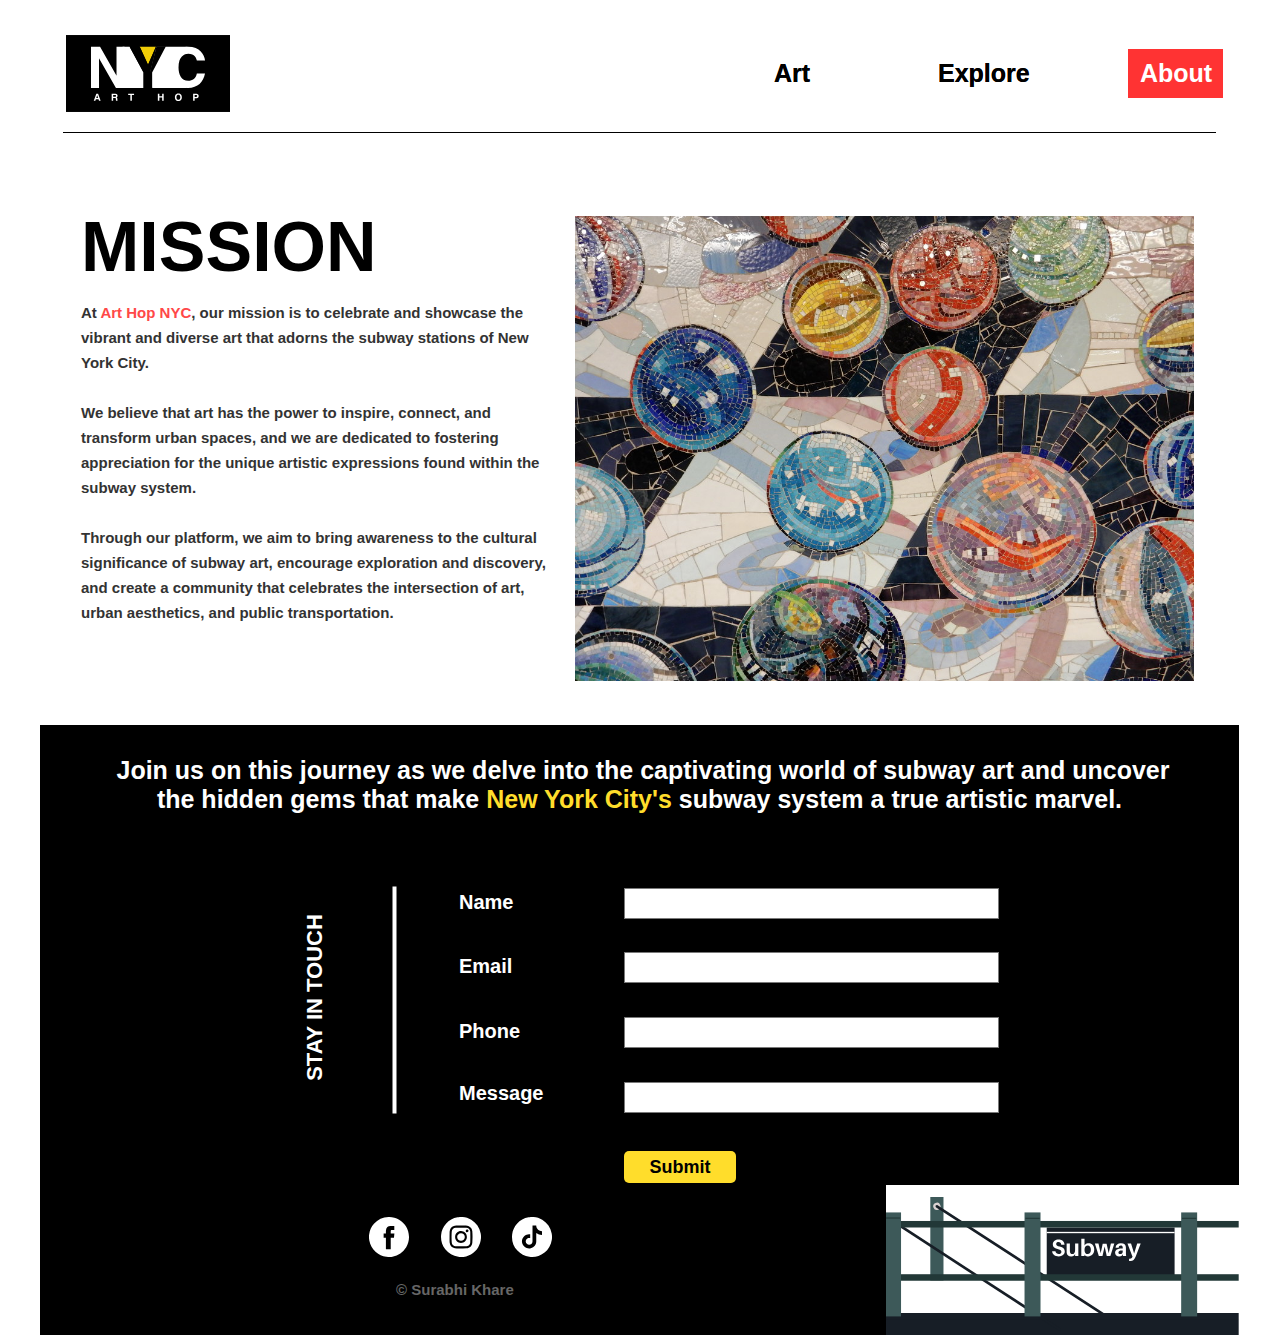
<file: about.html>
﻿<!DOCTYPE html>
<html>
  <head>
    <title>About</title>
    <meta http-equiv="X-UA-Compatible" content="IE=edge"/>
    <meta http-equiv="content-type" content="text/html; charset=utf-8"/>
    <meta name="viewport" content="width=device-width, initial-scale=1">
    <link href="resources/css/axure_rp_page.css" type="text/css" rel="stylesheet"/>
    <link href="data/styles.css" type="text/css" rel="stylesheet"/>
    <link href="files/about/styles.css" type="text/css" rel="stylesheet"/>
    <script src="resources/scripts/jquery-3.2.1.min.js"></script>
    <script src="resources/scripts/axure/axQuery.js"></script>
    <script src="resources/scripts/axure/globals.js"></script>
    <script src="resources/scripts/axutils.js"></script>
    <script src="resources/scripts/axure/annotation.js"></script>
    <script src="resources/scripts/axure/axQuery.std.js"></script>
    <script src="resources/scripts/axure/doc.js"></script>
    <script src="resources/scripts/messagecenter.js"></script>
    <script src="resources/scripts/axure/events.js"></script>
    <script src="resources/scripts/axure/recording.js"></script>
    <script src="resources/scripts/axure/action.js"></script>
    <script src="resources/scripts/axure/expr.js"></script>
    <script src="resources/scripts/axure/geometry.js"></script>
    <script src="resources/scripts/axure/flyout.js"></script>
    <script src="resources/scripts/axure/model.js"></script>
    <script src="resources/scripts/axure/repeater.js"></script>
    <script src="resources/scripts/axure/sto.js"></script>
    <script src="resources/scripts/axure/utils.temp.js"></script>
    <script src="resources/scripts/axure/variables.js"></script>
    <script src="resources/scripts/axure/drag.js"></script>
    <script src="resources/scripts/axure/move.js"></script>
    <script src="resources/scripts/axure/visibility.js"></script>
    <script src="resources/scripts/axure/style.js"></script>
    <script src="resources/scripts/axure/adaptive.js"></script>
    <script src="resources/scripts/axure/tree.js"></script>
    <script src="resources/scripts/axure/init.temp.js"></script>
    <script src="resources/scripts/axure/legacy.js"></script>
    <script src="resources/scripts/axure/viewer.js"></script>
    <script src="resources/scripts/axure/math.js"></script>
    <script src="resources/scripts/axure/jquery.nicescroll.min.js"></script>
    <script src="data/document.js"></script>
    <script src="files/about/data.js"></script>
    <script type="text/javascript">
      $axure.utils.getTransparentGifPath = function() { return 'resources/images/transparent.gif'; };
      $axure.utils.getOtherPath = function() { return 'resources/Other.html'; };
      $axure.utils.getReloadPath = function() { return 'resources/reload.html'; };
    </script>
  </head>
  <body>
    <div id="base" class="">

      <!-- Unnamed (Rectangle) -->
      <div id="u1009" class="ax_default box_3">
        <div id="u1009_div" class=""></div>
        <div id="u1009_text" class="text " style="display:none; visibility: hidden">
          <p></p>
        </div>
      </div>

      <!-- Unnamed (SVG) -->
      <div id="u1010" class="ax_default image">
        <img id="u1010_img" class="img " src="images/index/u1.svg"/>
        <div id="u1010_text" class="text " style="display:none; visibility: hidden">
          <p></p>
        </div>
      </div>

      <!-- Unnamed (Line) -->
      <div id="u1011" class="ax_default line">
        <img id="u1011_img" class="img " src="images/index/u2.svg"/>
        <div id="u1011_text" class="text " style="display:none; visibility: hidden">
          <p></p>
        </div>
      </div>

      <!-- Unnamed (Rectangle) -->
      <div id="u1012" class="ax_default paragraph">
        <div id="u1012_div" class=""></div>
        <div id="u1012_text" class="text ">
          <p><span>Art</span></p>
        </div>
      </div>

      <!-- Unnamed (Rectangle) -->
      <div id="u1013" class="ax_default paragraph">
        <div id="u1013_div" class=""></div>
        <div id="u1013_text" class="text ">
          <p><span>Explore</span></p>
        </div>
      </div>

      <!-- Unnamed (Rectangle) -->
      <div id="u1014" class="ax_default paragraph">
        <div id="u1014_div" class=""></div>
        <div id="u1014_text" class="text ">
          <p><span>About</span></p>
        </div>
      </div>

      <!-- Unnamed (Image) -->
      <div id="u1015" class="ax_default image">
        <img id="u1015_img" class="img " src="images/artwork/u207.jpg"/>
        <div id="u1015_text" class="text " style="display:none; visibility: hidden">
          <p></p>
        </div>
      </div>

      <!-- Unnamed (Rectangle) -->
      <div id="u1016" class="ax_default paragraph">
        <div id="u1016_div" class=""></div>
        <div id="u1016_text" class="text ">
          <p><span>MISSION</span></p>
        </div>
      </div>

      <!-- Unnamed (Rectangle) -->
      <div id="u1017" class="ax_default paragraph">
        <div id="u1017_div" class=""></div>
        <div id="u1017_text" class="text ">
          <p><span>At </span><span style="color:#FF4848;">Art Hop NYC</span><span>, our mission is to celebrate and showcase the vibrant and diverse art that adorns the subway stations of New York City.</span></p><p><span>&nbsp;</span></p><p><span>We believe that art has the power to inspire, connect, and transform urban spaces, and we are dedicated to fostering appreciation for the unique artistic expressions found within the subway system. </span></p><p><span><br></span></p><p><span>Through our platform, we aim to bring awareness to the cultural significance of subway art, encourage exploration and discovery, and create a community that celebrates the intersection of art, urban aesthetics, and public transportation.</span></p>
        </div>
      </div>

      <!-- Unnamed (Rectangle) -->
      <div id="u1018" class="ax_default box_2">
        <div id="u1018_div" class=""></div>
        <div id="u1018_text" class="text " style="display:none; visibility: hidden">
          <p></p>
        </div>
      </div>

      <!-- Unnamed (Rectangle) -->
      <div id="u1019" class="ax_default paragraph">
        <div id="u1019_div" class=""></div>
        <div id="u1019_text" class="text ">
          <p><span style="color:#FFFFFF;">&nbsp;Join us on this journey as we delve into the captivating world of subway art and uncover </span></p><p><span style="color:#FFFFFF;">the hidden gems that make </span><span style="color:#FFDD2B;">New York City's</span><span style="color:#FFFFFF;"> subway system a true artistic marvel.</span></p>
        </div>
      </div>

      <!-- Unnamed (Rectangle) -->
      <div id="u1020" class="ax_default box_1">
        <div id="u1020_div" class=""></div>
        <div id="u1020_text" class="text " style="display:none; visibility: hidden">
          <p></p>
        </div>
      </div>

      <!-- Unnamed (Rectangle) -->
      <div id="u1021" class="ax_default box_1">
        <div id="u1021_div" class=""></div>
        <div id="u1021_text" class="text " style="display:none; visibility: hidden">
          <p></p>
        </div>
      </div>

      <!-- Unnamed (Rectangle) -->
      <div id="u1022" class="ax_default box_1">
        <div id="u1022_div" class=""></div>
        <div id="u1022_text" class="text " style="display:none; visibility: hidden">
          <p></p>
        </div>
      </div>

      <!-- Unnamed (Rectangle) -->
      <div id="u1023" class="ax_default box_1">
        <div id="u1023_div" class=""></div>
        <div id="u1023_text" class="text " style="display:none; visibility: hidden">
          <p></p>
        </div>
      </div>

      <!-- Unnamed (Rectangle) -->
      <div id="u1024" class="ax_default paragraph">
        <div id="u1024_div" class=""></div>
        <div id="u1024_text" class="text ">
          <p><span>STAY IN TOUCH</span></p>
        </div>
      </div>

      <!-- Unnamed (Rectangle) -->
      <div id="u1025" class="ax_default paragraph">
        <div id="u1025_div" class=""></div>
        <div id="u1025_text" class="text ">
          <p><span>Name</span></p>
        </div>
      </div>

      <!-- Unnamed (Rectangle) -->
      <div id="u1026" class="ax_default paragraph">
        <div id="u1026_div" class=""></div>
        <div id="u1026_text" class="text ">
          <p><span>Email</span></p>
        </div>
      </div>

      <!-- Unnamed (Rectangle) -->
      <div id="u1027" class="ax_default paragraph">
        <div id="u1027_div" class=""></div>
        <div id="u1027_text" class="text ">
          <p><span>Phone</span></p>
        </div>
      </div>

      <!-- Unnamed (Rectangle) -->
      <div id="u1028" class="ax_default paragraph">
        <div id="u1028_div" class=""></div>
        <div id="u1028_text" class="text ">
          <p><span>Message</span></p>
        </div>
      </div>

      <!-- Unnamed (Line) -->
      <div id="u1029" class="ax_default line">
        <img id="u1029_img" class="img " src="images/about/u1029.svg"/>
        <div id="u1029_text" class="text " style="display:none; visibility: hidden">
          <p></p>
        </div>
      </div>

      <!-- Unnamed (Group) -->
      <div id="u1030" class="ax_default" data-left="1" data-top="1881" data-width="1920" data-height="243" layer-opacity="1">

        <!-- Unnamed (SVG) -->
        <div id="u1031" class="ax_default image">
          <img id="u1031_img" class="img " src="images/index/u14.svg"/>
          <div id="u1031_text" class="text " style="display:none; visibility: hidden">
            <p></p>
          </div>
        </div>

        <!-- Unnamed (Rectangle) -->
        <div id="u1032" class="ax_default box_3">
          <div id="u1032_div" class=""></div>
          <div id="u1032_text" class="text " style="display:none; visibility: hidden">
            <p></p>
          </div>
        </div>

        <!-- Unnamed (Rectangle) -->
        <div id="u1033" class="ax_default paragraph">
          <div id="u1033_div" class=""></div>
          <div id="u1033_text" class="text ">
            <p><span>© Surabhi Khare</span></p>
          </div>
        </div>
      </div>

      <!-- Unnamed (SVG) -->
      <div id="u1034" class="ax_default image ax_default_unplaced" style="display:none; visibility: hidden">
        <img id="u1034_img" class="img " src="resources/images/transparent.gif"/>
        <div id="u1034_text" class="text " style="display:none; visibility: hidden">
          <p></p>
        </div>
      </div>

      <!-- Unnamed (Line) -->
      <div id="u1035" class="ax_default line ax_default_unplaced" style="display:none; visibility: hidden">
        <img id="u1035_img" class="img " src="resources/images/transparent.gif"/>
        <div id="u1035_text" class="text " style="display:none; visibility: hidden">
          <p></p>
        </div>
      </div>

      <!-- Unnamed (Image) -->
      <div id="u1036" class="ax_default image ax_default_unplaced" style="display:none; visibility: hidden">
        <img id="u1036_img" class="img " src="resources/images/transparent.gif"/>
        <div id="u1036_text" class="text " style="display:none; visibility: hidden">
          <p></p>
        </div>
      </div>

      <!-- Unnamed (Group) -->
      <div id="u1037" class="ax_default ax_default_unplaced" style="display:none; visibility: hidden" data-left="0" data-top="0" data-width="0" data-height="0" layer-opacity="1">

        <!-- Unnamed (SVG) -->
        <div id="u1038" class="ax_default image ax_default_unplaced" style="display:none; visibility: hidden">
          <img id="u1038_img" class="img " src="resources/images/transparent.gif"/>
          <div id="u1038_text" class="text " style="display:none; visibility: hidden">
            <p></p>
          </div>
        </div>

        <!-- Unnamed (Rectangle) -->
        <div id="u1039" class="ax_default box_3 ax_default_unplaced" style="display:none; visibility: hidden">
          <div id="u1039_div" class=""></div>
          <div id="u1039_text" class="text " style="display:none; visibility: hidden">
            <p></p>
          </div>
        </div>

        <!-- Unnamed (Rectangle) -->
        <div id="u1040" class="ax_default paragraph ax_default_unplaced" style="display:none; visibility: hidden">
          <div id="u1040_div" class=""></div>
          <div id="u1040_text" class="text ">
            <p><span>Home</span></p>
          </div>
        </div>

        <!-- Unnamed (Rectangle) -->
        <div id="u1041" class="ax_default paragraph ax_default_unplaced" style="display:none; visibility: hidden">
          <div id="u1041_div" class=""></div>
          <div id="u1041_text" class="text ">
            <p><span>Art</span></p>
          </div>
        </div>

        <!-- Unnamed (Rectangle) -->
        <div id="u1042" class="ax_default paragraph ax_default_unplaced" style="display:none; visibility: hidden">
          <div id="u1042_div" class=""></div>
          <div id="u1042_text" class="text ">
            <p><span>Explore</span></p>
          </div>
        </div>

        <!-- Unnamed (Rectangle) -->
        <div id="u1043" class="ax_default paragraph ax_default_unplaced" style="display:none; visibility: hidden">
          <div id="u1043_div" class=""></div>
          <div id="u1043_text" class="text ">
            <p><span>About</span></p>
          </div>
        </div>

        <!-- Unnamed (Rectangle) -->
        <div id="u1044" class="ax_default paragraph ax_default_unplaced" style="display:none; visibility: hidden">
          <div id="u1044_div" class=""></div>
          <div id="u1044_text" class="text ">
            <p><span>© Surabhi Khare</span></p>
          </div>
        </div>
      </div>

      <!-- Unnamed (SVG) -->
      <div id="u1045" class="ax_default image ax_default_unplaced" style="display:none; visibility: hidden">
        <img id="u1045_img" class="img " src="resources/images/transparent.gif"/>
        <div id="u1045_text" class="text " style="display:none; visibility: hidden">
          <p></p>
        </div>
      </div>

      <!-- Unnamed (Line) -->
      <div id="u1046" class="ax_default line ax_default_unplaced" style="display:none; visibility: hidden">
        <img id="u1046_img" class="img " src="resources/images/transparent.gif"/>
        <div id="u1046_text" class="text " style="display:none; visibility: hidden">
          <p></p>
        </div>
      </div>

      <!-- Unnamed (Rectangle) -->
      <div id="u1047" class="ax_default paragraph ax_default_unplaced" style="display:none; visibility: hidden">
        <div id="u1047_div" class=""></div>
        <div id="u1047_text" class="text ">
          <p><span>Art</span></p>
        </div>
      </div>

      <!-- Unnamed (Rectangle) -->
      <div id="u1048" class="ax_default paragraph ax_default_unplaced" style="display:none; visibility: hidden">
        <div id="u1048_div" class=""></div>
        <div id="u1048_text" class="text ">
          <p><span>Explore</span></p>
        </div>
      </div>

      <!-- Unnamed (Rectangle) -->
      <div id="u1049" class="ax_default paragraph ax_default_unplaced" style="display:none; visibility: hidden">
        <div id="u1049_div" class=""></div>
        <div id="u1049_text" class="text ">
          <p><span>About</span></p>
        </div>
      </div>

      <!-- Unnamed (Rectangle) -->
      <div id="u1050" class="ax_default paragraph ax_default_unplaced" style="display:none; visibility: hidden">
        <div id="u1050_div" class=""></div>
        <div id="u1050_text" class="text ">
          <p><span>Home</span></p>
        </div>
      </div>

      <!-- Unnamed (Dynamic Panel) -->
      <div id="u1051" class="ax_default ax_default_unplaced" style="display:none; visibility: hidden">
        <div id="u1051_state0" class="panel_state" data-label="State 1" style="">
          <div id="u1051_state0_content" class="panel_state_content">

            <!-- Sticky header (Group) -->
            <div id="u1052" class="ax_default ax_default_hidden" data-label="Sticky header" style="display:none; visibility: hidden" data-left="-8" data-top="-12" data-width="1920" data-height="180" layer-opacity="1">

              <!-- Unnamed (Rectangle) -->
              <div id="u1053" class="ax_default box_3">
                <div id="u1053_div" class=""></div>
                <div id="u1053_text" class="text " style="display:none; visibility: hidden">
                  <p></p>
                </div>
              </div>

              <!-- Unnamed (SVG) -->
              <div id="u1054" class="ax_default image">
                <img id="u1054_img" class="img " src="images/index/u1.svg"/>
                <div id="u1054_text" class="text " style="display:none; visibility: hidden">
                  <p></p>
                </div>
              </div>

              <!-- Unnamed (Rectangle) -->
              <div id="u1055" class="ax_default paragraph">
                <div id="u1055_div" class=""></div>
                <div id="u1055_text" class="text ">
                  <p><span>Art</span></p>
                </div>
              </div>

              <!-- Unnamed (Rectangle) -->
              <div id="u1056" class="ax_default paragraph">
                <div id="u1056_div" class=""></div>
                <div id="u1056_text" class="text ">
                  <p><span>Explore</span></p>
                </div>
              </div>

              <!-- Unnamed (Rectangle) -->
              <div id="u1057" class="ax_default paragraph">
                <div id="u1057_div" class=""></div>
                <div id="u1057_text" class="text ">
                  <p><span>About</span></p>
                </div>
              </div>

              <!-- Unnamed (Rectangle) -->
              <div id="u1058" class="ax_default paragraph">
                <div id="u1058_div" class=""></div>
                <div id="u1058_text" class="text ">
                  <p><span>Home</span></p>
                </div>
              </div>

              <!-- Unnamed (SVG) -->
              <div id="u1059" class="ax_default image ax_default_unplaced" style="display:none; visibility: hidden">
                <img id="u1059_img" class="img " src="resources/images/transparent.gif"/>
                <div id="u1059_text" class="text " style="display:none; visibility: hidden">
                  <p></p>
                </div>
              </div>

              <!-- Unnamed (Image) -->
              <div id="u1060" class="ax_default image ax_default_unplaced" style="display:none; visibility: hidden">
                <img id="u1060_img" class="img " src="resources/images/transparent.gif"/>
                <div id="u1060_text" class="text " style="display:none; visibility: hidden">
                  <p></p>
                </div>
              </div>
            </div>
          </div>
        </div>
      </div>

      <!-- Unnamed (Rectangle) -->
      <div id="u1061" class="ax_default box_3 ax_default_unplaced" style="display:none; visibility: hidden">
        <div id="u1061_div" class=""></div>
        <div id="u1061_text" class="text " style="display:none; visibility: hidden">
          <p></p>
        </div>
      </div>

      <!-- Unnamed (SVG) -->
      <div id="u1062" class="ax_default image ax_default_unplaced" style="display:none; visibility: hidden">
        <img id="u1062_img" class="img " src="resources/images/transparent.gif"/>
        <div id="u1062_text" class="text " style="display:none; visibility: hidden">
          <p></p>
        </div>
      </div>

      <!-- Unnamed (Line) -->
      <div id="u1063" class="ax_default line ax_default_unplaced" style="display:none; visibility: hidden">
        <img id="u1063_img" class="img " src="resources/images/transparent.gif"/>
        <div id="u1063_text" class="text " style="display:none; visibility: hidden">
          <p></p>
        </div>
      </div>

      <!-- Unnamed (Rectangle) -->
      <div id="u1064" class="ax_default paragraph ax_default_unplaced" style="display:none; visibility: hidden">
        <div id="u1064_div" class=""></div>
        <div id="u1064_text" class="text ">
          <p><span>Art</span></p>
        </div>
      </div>

      <!-- Unnamed (Rectangle) -->
      <div id="u1065" class="ax_default paragraph ax_default_unplaced" style="display:none; visibility: hidden">
        <div id="u1065_div" class=""></div>
        <div id="u1065_text" class="text ">
          <p><span>Explore</span></p>
        </div>
      </div>

      <!-- Unnamed (Rectangle) -->
      <div id="u1066" class="ax_default paragraph ax_default_unplaced" style="display:none; visibility: hidden">
        <div id="u1066_div" class=""></div>
        <div id="u1066_text" class="text ">
          <p><span>About</span></p>
        </div>
      </div>

      <!-- Unnamed (Group) -->
      <div id="u1067" class="ax_default ax_default_unplaced" style="display:none; visibility: hidden" data-left="0" data-top="0" data-width="0" data-height="0" layer-opacity="1">

        <!-- Unnamed (Group) -->
        <div id="u1068" class="ax_default ax_default_unplaced" style="display:none; visibility: hidden" data-left="0" data-top="0" data-width="0" data-height="0" layer-opacity="1">

          <!-- Unnamed (SVG) -->
          <div id="u1069" class="ax_default image ax_default_unplaced" style="display:none; visibility: hidden">
            <img id="u1069_img" class="img " src="resources/images/transparent.gif"/>
            <div id="u1069_text" class="text " style="display:none; visibility: hidden">
              <p></p>
            </div>
          </div>

          <!-- Unnamed (Rectangle) -->
          <div id="u1070" class="ax_default box_3 ax_default_unplaced" style="display:none; visibility: hidden">
            <div id="u1070_div" class=""></div>
            <div id="u1070_text" class="text " style="display:none; visibility: hidden">
              <p></p>
            </div>
          </div>

          <!-- Unnamed (Rectangle) -->
          <div id="u1071" class="ax_default paragraph ax_default_unplaced" style="display:none; visibility: hidden">
            <div id="u1071_div" class=""></div>
            <div id="u1071_text" class="text ">
              <p><span>© Surabhi Khare</span></p>
            </div>
          </div>
        </div>
      </div>

      <!-- Unnamed (Dynamic Panel) -->
      <div id="u1072" class="ax_default ax_default_unplaced" style="display:none; visibility: hidden">
        <div id="u1072_state0" class="panel_state" data-label="State 1" style="">
          <div id="u1072_state0_content" class="panel_state_content">

            <!-- Sticky header (Group) -->
            <div id="u1073" class="ax_default ax_default_hidden" data-label="Sticky header" style="display:none; visibility: hidden" data-left="-8" data-top="-12" data-width="1920" data-height="180" layer-opacity="1">

              <!-- Unnamed (Rectangle) -->
              <div id="u1074" class="ax_default box_3">
                <div id="u1074_div" class=""></div>
                <div id="u1074_text" class="text " style="display:none; visibility: hidden">
                  <p></p>
                </div>
              </div>

              <!-- Unnamed (SVG) -->
              <div id="u1075" class="ax_default image">
                <img id="u1075_img" class="img " src="images/index/u1.svg"/>
                <div id="u1075_text" class="text " style="display:none; visibility: hidden">
                  <p></p>
                </div>
              </div>

              <!-- Unnamed (Rectangle) -->
              <div id="u1076" class="ax_default paragraph">
                <div id="u1076_div" class=""></div>
                <div id="u1076_text" class="text ">
                  <p><span>Art</span></p>
                </div>
              </div>

              <!-- Unnamed (Rectangle) -->
              <div id="u1077" class="ax_default paragraph">
                <div id="u1077_div" class=""></div>
                <div id="u1077_text" class="text ">
                  <p><span>Explore</span></p>
                </div>
              </div>

              <!-- Unnamed (Rectangle) -->
              <div id="u1078" class="ax_default paragraph">
                <div id="u1078_div" class=""></div>
                <div id="u1078_text" class="text ">
                  <p><span>About</span></p>
                </div>
              </div>

              <!-- Unnamed (Rectangle) -->
              <div id="u1079" class="ax_default paragraph">
                <div id="u1079_div" class=""></div>
                <div id="u1079_text" class="text ">
                  <p><span>Home</span></p>
                </div>
              </div>

              <!-- Unnamed (SVG) -->
              <div id="u1080" class="ax_default image ax_default_unplaced" style="display:none; visibility: hidden">
                <img id="u1080_img" class="img " src="resources/images/transparent.gif"/>
                <div id="u1080_text" class="text " style="display:none; visibility: hidden">
                  <p></p>
                </div>
              </div>

              <!-- Unnamed (Image) -->
              <div id="u1081" class="ax_default image ax_default_unplaced" style="display:none; visibility: hidden">
                <img id="u1081_img" class="img " src="resources/images/transparent.gif"/>
                <div id="u1081_text" class="text " style="display:none; visibility: hidden">
                  <p></p>
                </div>
              </div>
            </div>
          </div>
        </div>
      </div>

      <!-- Unnamed (Group) -->
      <div id="u1082" class="ax_default ax_default_unplaced" style="display:none; visibility: hidden" data-left="0" data-top="0" data-width="0" data-height="0" layer-opacity="1">

        <!-- Unnamed (Group) -->
        <div id="u1083" class="ax_default ax_default_unplaced" style="display:none; visibility: hidden" data-left="0" data-top="0" data-width="0" data-height="0" layer-opacity="1">

          <!-- Unnamed (SVG) -->
          <div id="u1084" class="ax_default image ax_default_unplaced" style="display:none; visibility: hidden">
            <img id="u1084_img" class="img " src="resources/images/transparent.gif"/>
            <div id="u1084_text" class="text " style="display:none; visibility: hidden">
              <p></p>
            </div>
          </div>

          <!-- Unnamed (Rectangle) -->
          <div id="u1085" class="ax_default box_3 ax_default_unplaced" style="display:none; visibility: hidden">
            <div id="u1085_div" class=""></div>
            <div id="u1085_text" class="text " style="display:none; visibility: hidden">
              <p></p>
            </div>
          </div>

          <!-- Unnamed (Rectangle) -->
          <div id="u1086" class="ax_default paragraph ax_default_unplaced" style="display:none; visibility: hidden">
            <div id="u1086_div" class=""></div>
            <div id="u1086_text" class="text ">
              <p><span>© Surabhi Khare</span></p>
            </div>
          </div>
        </div>
      </div>

      <!-- Unnamed (SVG) -->
      <div id="u1087" class="ax_default image">
        <img id="u1087_img" class="img " src="images/index/u27.svg"/>
        <div id="u1087_text" class="text " style="display:none; visibility: hidden">
          <p></p>
        </div>
      </div>

      <!-- Unnamed (SVG) -->
      <div id="u1088" class="ax_default image">
        <img id="u1088_img" class="img " src="images/index/u28.svg"/>
        <div id="u1088_text" class="text " style="display:none; visibility: hidden">
          <p></p>
        </div>
      </div>

      <!-- Unnamed (SVG) -->
      <div id="u1089" class="ax_default image">
        <img id="u1089_img" class="img " src="images/index/u29.svg"/>
        <div id="u1089_text" class="text " style="display:none; visibility: hidden">
          <p></p>
        </div>
      </div>

      <!-- Unnamed (Rectangle) -->
      <div id="u1090" class="ax_default primary_button1">
        <div id="u1090_div" class=""></div>
        <div id="u1090_text" class="text ">
          <p><span>Submit</span></p>
        </div>
      </div>

      <!-- Unnamed (Rectangle) -->
      <div id="u1091" class="ax_default paragraph ax_default_unplaced" style="display:none; visibility: hidden">
        <div id="u1091_div" class=""></div>
        <div id="u1091_text" class="text ">
          <p><span>Phone</span></p>
        </div>
      </div>

      <!-- Unnamed (Rectangle) -->
      <div id="u1092" class="ax_default paragraph ax_default_unplaced" style="display:none; visibility: hidden">
        <div id="u1092_div" class=""></div>
        <div id="u1092_text" class="text ">
          <p><span>Email</span></p>
        </div>
      </div>

      <!-- Unnamed (Rectangle) -->
      <div id="u1093" class="ax_default paragraph ax_default_unplaced" style="display:none; visibility: hidden">
        <div id="u1093_div" class=""></div>
        <div id="u1093_text" class="text ">
          <p><span>Name</span></p>
        </div>
      </div>

      <!-- Unnamed (Image) -->
      <div id="u1094" class="ax_default image ax_default_unplaced" style="display:none; visibility: hidden">
        <img id="u1094_img" class="img " src="resources/images/transparent.gif"/>
        <div id="u1094_text" class="text " style="display:none; visibility: hidden">
          <p></p>
        </div>
      </div>

      <!-- Unnamed (SVG) -->
      <div id="u1095" class="ax_default image ax_default_unplaced" style="display:none; visibility: hidden">
        <img id="u1095_img" class="img " src="resources/images/transparent.gif"/>
        <div id="u1095_text" class="text " style="display:none; visibility: hidden">
          <p></p>
        </div>
      </div>

      <!-- Unnamed (Line) -->
      <div id="u1096" class="ax_default line ax_default_unplaced" style="display:none; visibility: hidden">
        <img id="u1096_img" class="img " src="resources/images/transparent.gif"/>
        <div id="u1096_text" class="text " style="display:none; visibility: hidden">
          <p></p>
        </div>
      </div>

      <!-- Unnamed (Dynamic Panel) -->
      <div id="u1097" class="ax_default ax_default_unplaced" style="display:none; visibility: hidden">
        <div id="u1097_state0" class="panel_state" data-label="State 1" style="">
          <div id="u1097_state0_content" class="panel_state_content">

            <!-- Sticky header (Group) -->
            <div id="u1098" class="ax_default ax_default_hidden" data-label="Sticky header" style="display:none; visibility: hidden" data-left="-8" data-top="-12" data-width="1920" data-height="180" layer-opacity="1">

              <!-- Unnamed (Rectangle) -->
              <div id="u1099" class="ax_default box_3">
                <div id="u1099_div" class=""></div>
                <div id="u1099_text" class="text " style="display:none; visibility: hidden">
                  <p></p>
                </div>
              </div>

              <!-- Unnamed (SVG) -->
              <div id="u1100" class="ax_default image">
                <img id="u1100_img" class="img " src="images/index/u1.svg"/>
                <div id="u1100_text" class="text " style="display:none; visibility: hidden">
                  <p></p>
                </div>
              </div>

              <!-- Unnamed (Rectangle) -->
              <div id="u1101" class="ax_default paragraph">
                <div id="u1101_div" class=""></div>
                <div id="u1101_text" class="text ">
                  <p><span>Art</span></p>
                </div>
              </div>

              <!-- Unnamed (Rectangle) -->
              <div id="u1102" class="ax_default paragraph">
                <div id="u1102_div" class=""></div>
                <div id="u1102_text" class="text ">
                  <p><span>Explore</span></p>
                </div>
              </div>

              <!-- Unnamed (Rectangle) -->
              <div id="u1103" class="ax_default paragraph">
                <div id="u1103_div" class=""></div>
                <div id="u1103_text" class="text ">
                  <p><span>About</span></p>
                </div>
              </div>

              <!-- Unnamed (Rectangle) -->
              <div id="u1104" class="ax_default paragraph">
                <div id="u1104_div" class=""></div>
                <div id="u1104_text" class="text ">
                  <p><span>Home</span></p>
                </div>
              </div>

              <!-- Unnamed (SVG) -->
              <div id="u1105" class="ax_default image ax_default_unplaced" style="display:none; visibility: hidden">
                <img id="u1105_img" class="img " src="resources/images/transparent.gif"/>
                <div id="u1105_text" class="text " style="display:none; visibility: hidden">
                  <p></p>
                </div>
              </div>

              <!-- Unnamed (Image) -->
              <div id="u1106" class="ax_default image ax_default_unplaced" style="display:none; visibility: hidden">
                <img id="u1106_img" class="img " src="resources/images/transparent.gif"/>
                <div id="u1106_text" class="text " style="display:none; visibility: hidden">
                  <p></p>
                </div>
              </div>
            </div>
          </div>
        </div>
      </div>

      <!-- Unnamed (Dynamic Panel) -->
      <div id="u1107" class="ax_default ax_default_unplaced" style="display:none; visibility: hidden">
        <div id="u1107_state0" class="panel_state" data-label="State 1" style="">
          <div id="u1107_state0_content" class="panel_state_content">

            <!-- Unnamed (Rectangle) -->
            <div id="u1108" class="ax_default box_2 ax_default_unplaced" style="display:none; visibility: hidden">
              <div id="u1108_div" class=""></div>
              <div id="u1108_text" class="text " style="display:none; visibility: hidden">
                <p></p>
              </div>
            </div>

            <!-- Unnamed (Rectangle) -->
            <div id="u1109" class="ax_default paragraph">
              <div id="u1109_div" class=""></div>
              <div id="u1109_text" class="text ">
                <p><span>Art</span></p>
              </div>
            </div>

            <!-- Unnamed (Rectangle) -->
            <div id="u1110" class="ax_default paragraph">
              <div id="u1110_div" class=""></div>
              <div id="u1110_text" class="text ">
                <p><span>Explore</span></p>
              </div>
            </div>

            <!-- Unnamed (Rectangle) -->
            <div id="u1111" class="ax_default paragraph">
              <div id="u1111_div" class=""></div>
              <div id="u1111_text" class="text ">
                <p><span>About</span></p>
              </div>
            </div>

            <!-- Unnamed (Group) -->
            <div id="u1112" class="ax_default ax_default_unplaced" style="display:none; visibility: hidden" data-left="0" data-top="0" data-width="0" data-height="0" layer-opacity="1">

              <!-- Unnamed (Ellipse) -->
              <div id="u1113" class="ax_default shape ax_default_unplaced" style="display:none; visibility: hidden">
                <img id="u1113_img" class="img " src="resources/images/transparent.gif"/>
                <div id="u1113_text" class="text " style="display:none; visibility: hidden">
                  <p></p>
                </div>
              </div>

              <!-- Unnamed (Image) -->
              <div id="u1114" class="ax_default image ax_default_unplaced" style="display:none; visibility: hidden">
                <img id="u1114_img" class="img " src="resources/images/transparent.gif"/>
                <div id="u1114_text" class="text " style="display:none; visibility: hidden">
                  <p></p>
                </div>
              </div>
            </div>
          </div>
        </div>
      </div>

      <!-- Unnamed (Dynamic Panel) -->
      <div id="u1115" class="ax_default ax_default_hidden" style="display:none; visibility: hidden">
        <div id="u1115_state0" class="panel_state" data-label="State 1" style="">
          <div id="u1115_state0_content" class="panel_state_content">

            <!-- Unnamed (Rectangle) -->
            <div id="u1116" class="ax_default paragraph">
              <div id="u1116_div" class=""></div>
              <div id="u1116_text" class="text ">
                <p><span>Thank you!</span></p>
              </div>
            </div>
          </div>
        </div>
      </div>

      <!-- Unnamed (Image) -->
      <div id="u1117" class="ax_default image ax_default_unplaced" style="display:none; visibility: hidden">
        <img id="u1117_img" class="img " src="resources/images/transparent.gif"/>
        <div id="u1117_text" class="text " style="display:none; visibility: hidden">
          <p></p>
        </div>
      </div>

      <!-- Unnamed (Dynamic Panel) -->
      <div id="u1118" class="ax_default ax_default_unplaced" style="display:none; visibility: hidden">
        <div id="u1118_state0" class="panel_state" data-label="State 1" style="">
          <div id="u1118_state0_content" class="panel_state_content">

            <!-- Unnamed (Rectangle) -->
            <div id="u1119" class="ax_default box_2 ax_default_unplaced" style="display:none; visibility: hidden">
              <div id="u1119_div" class=""></div>
              <div id="u1119_text" class="text " style="display:none; visibility: hidden">
                <p></p>
              </div>
            </div>

            <!-- Unnamed (Rectangle) -->
            <div id="u1120" class="ax_default paragraph">
              <div id="u1120_div" class=""></div>
              <div id="u1120_text" class="text ">
                <p><span>Art</span></p>
              </div>
            </div>

            <!-- Unnamed (Rectangle) -->
            <div id="u1121" class="ax_default paragraph">
              <div id="u1121_div" class=""></div>
              <div id="u1121_text" class="text ">
                <p><span>Explore</span></p>
              </div>
            </div>

            <!-- Unnamed (Rectangle) -->
            <div id="u1122" class="ax_default paragraph">
              <div id="u1122_div" class=""></div>
              <div id="u1122_text" class="text ">
                <p><span>About</span></p>
              </div>
            </div>

            <!-- Unnamed (Group) -->
            <div id="u1123" class="ax_default ax_default_unplaced" style="display:none; visibility: hidden" data-left="0" data-top="0" data-width="0" data-height="0" layer-opacity="1">

              <!-- Unnamed (Ellipse) -->
              <div id="u1124" class="ax_default shape ax_default_unplaced" style="display:none; visibility: hidden">
                <img id="u1124_img" class="img " src="resources/images/transparent.gif"/>
                <div id="u1124_text" class="text " style="display:none; visibility: hidden">
                  <p></p>
                </div>
              </div>

              <!-- Unnamed (Image) -->
              <div id="u1125" class="ax_default image ax_default_unplaced" style="display:none; visibility: hidden">
                <img id="u1125_img" class="img " src="resources/images/transparent.gif"/>
                <div id="u1125_text" class="text " style="display:none; visibility: hidden">
                  <p></p>
                </div>
              </div>
            </div>
          </div>
        </div>
      </div>
    </div>
    <script src="resources/scripts/axure/ios.js"></script>
  </body>
</html>
</file>
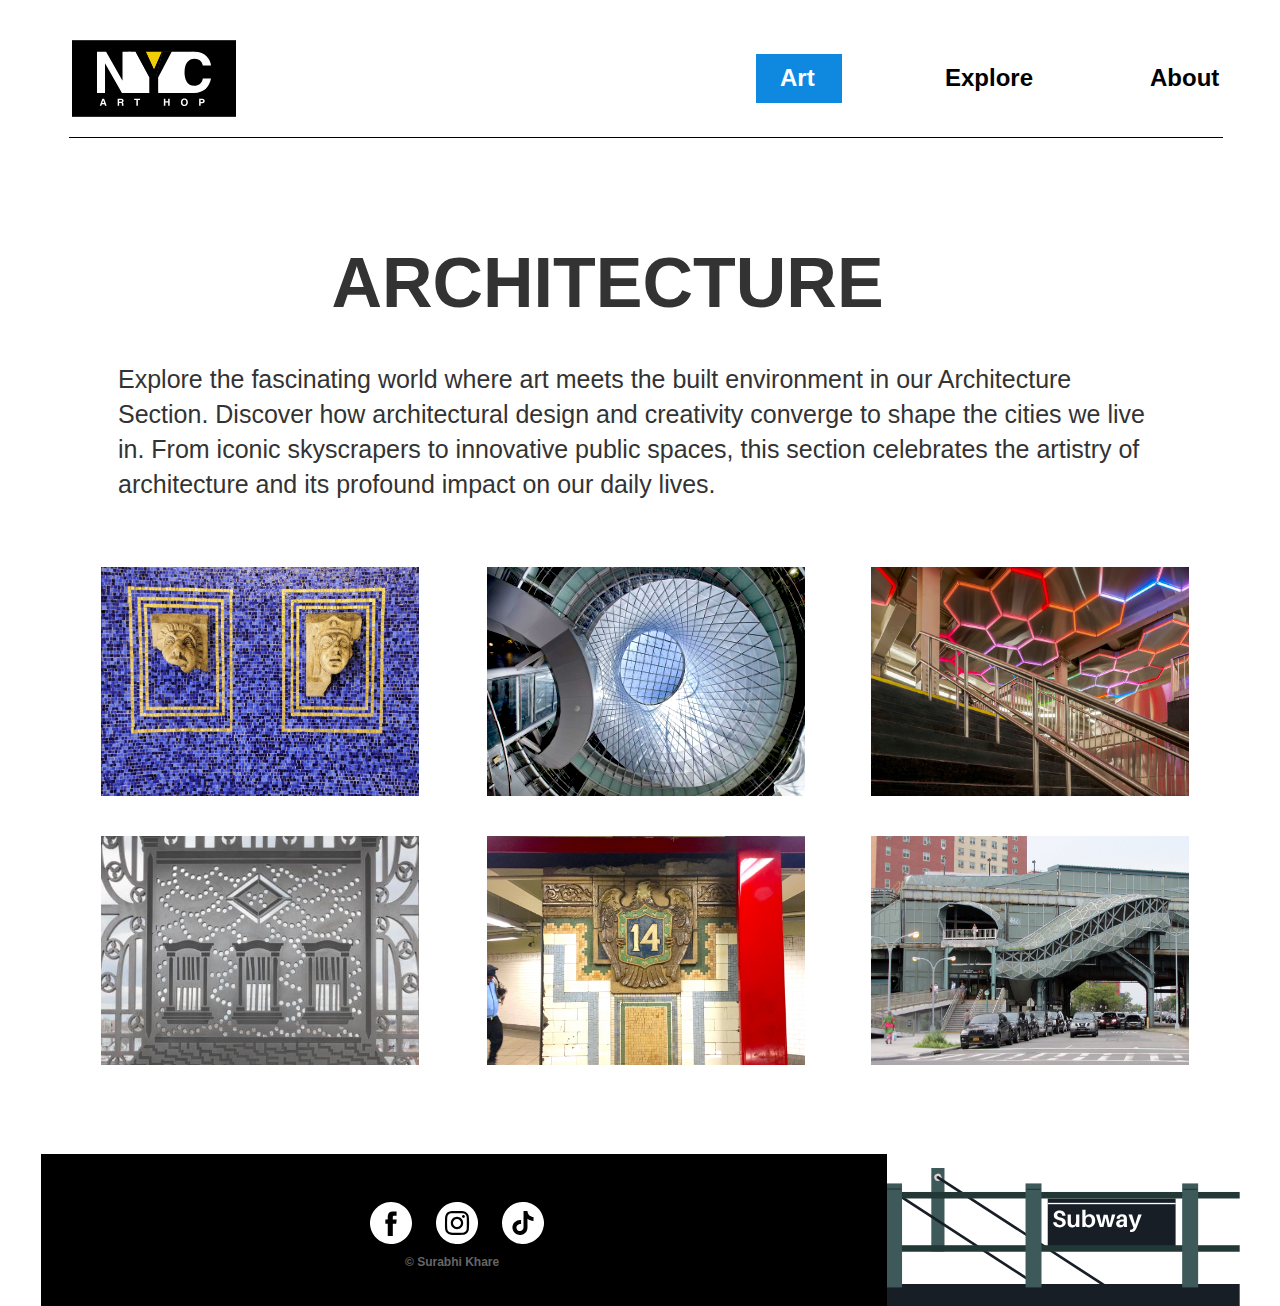
<file: architecture.html>
﻿<!DOCTYPE html>
<html>
  <head>
    <title>Architecture</title>
    <meta http-equiv="X-UA-Compatible" content="IE=edge"/>
    <meta http-equiv="content-type" content="text/html; charset=utf-8"/>
    <meta name="viewport" content="width=device-width, initial-scale=1">
    <link href="resources/css/axure_rp_page.css" type="text/css" rel="stylesheet"/>
    <link href="data/styles.css" type="text/css" rel="stylesheet"/>
    <link href="files/architecture/styles.css" type="text/css" rel="stylesheet"/>
    <script src="resources/scripts/jquery-3.2.1.min.js"></script>
    <script src="resources/scripts/axure/axQuery.js"></script>
    <script src="resources/scripts/axure/globals.js"></script>
    <script src="resources/scripts/axutils.js"></script>
    <script src="resources/scripts/axure/annotation.js"></script>
    <script src="resources/scripts/axure/axQuery.std.js"></script>
    <script src="resources/scripts/axure/doc.js"></script>
    <script src="resources/scripts/messagecenter.js"></script>
    <script src="resources/scripts/axure/events.js"></script>
    <script src="resources/scripts/axure/recording.js"></script>
    <script src="resources/scripts/axure/action.js"></script>
    <script src="resources/scripts/axure/expr.js"></script>
    <script src="resources/scripts/axure/geometry.js"></script>
    <script src="resources/scripts/axure/flyout.js"></script>
    <script src="resources/scripts/axure/model.js"></script>
    <script src="resources/scripts/axure/repeater.js"></script>
    <script src="resources/scripts/axure/sto.js"></script>
    <script src="resources/scripts/axure/utils.temp.js"></script>
    <script src="resources/scripts/axure/variables.js"></script>
    <script src="resources/scripts/axure/drag.js"></script>
    <script src="resources/scripts/axure/move.js"></script>
    <script src="resources/scripts/axure/visibility.js"></script>
    <script src="resources/scripts/axure/style.js"></script>
    <script src="resources/scripts/axure/adaptive.js"></script>
    <script src="resources/scripts/axure/tree.js"></script>
    <script src="resources/scripts/axure/init.temp.js"></script>
    <script src="resources/scripts/axure/legacy.js"></script>
    <script src="resources/scripts/axure/viewer.js"></script>
    <script src="resources/scripts/axure/math.js"></script>
    <script src="resources/scripts/axure/jquery.nicescroll.min.js"></script>
    <script src="data/document.js"></script>
    <script src="files/architecture/data.js"></script>
    <script type="text/javascript">
      $axure.utils.getTransparentGifPath = function() { return 'resources/images/transparent.gif'; };
      $axure.utils.getOtherPath = function() { return 'resources/Other.html'; };
      $axure.utils.getReloadPath = function() { return 'resources/reload.html'; };
    </script>
  </head>
  <body>
    <div id="base" class="">

      <!-- Unnamed (Rectangle) -->
      <div id="u347" class="ax_default box_3">
        <div id="u347_div" class=""></div>
        <div id="u347_text" class="text " style="display:none; visibility: hidden">
          <p></p>
        </div>
      </div>

      <!-- Unnamed (SVG) -->
      <div id="u348" class="ax_default image">
        <img id="u348_img" class="img " src="images/index/u1.svg"/>
        <div id="u348_text" class="text " style="display:none; visibility: hidden">
          <p></p>
        </div>
      </div>

      <!-- Unnamed (Line) -->
      <div id="u349" class="ax_default line">
        <img id="u349_img" class="img " src="images/index/u2.svg"/>
        <div id="u349_text" class="text " style="display:none; visibility: hidden">
          <p></p>
        </div>
      </div>

      <!-- Unnamed (Rectangle) -->
      <div id="u350" class="ax_default paragraph">
        <div id="u350_div" class=""></div>
        <div id="u350_text" class="text ">
          <p><span>Art</span></p>
        </div>
      </div>

      <!-- Unnamed (Rectangle) -->
      <div id="u351" class="ax_default paragraph">
        <div id="u351_div" class=""></div>
        <div id="u351_text" class="text ">
          <p><span>Explore</span></p>
        </div>
      </div>

      <!-- Unnamed (Rectangle) -->
      <div id="u352" class="ax_default paragraph">
        <div id="u352_div" class=""></div>
        <div id="u352_text" class="text ">
          <p><span>About</span></p>
        </div>
      </div>

      <!-- Unnamed (Rectangle) -->
      <div id="u353" class="ax_default paragraph">
        <div id="u353_div" class=""></div>
        <div id="u353_text" class="text ">
          <p><span>ARCHITECTURE</span></p>
        </div>
      </div>

      <!-- Unnamed (Rectangle) -->
      <div id="u354" class="ax_default paragraph">
        <div id="u354_div" class=""></div>
        <div id="u354_text" class="text ">
          <p><span>Explore the fascinating world where art meets the built environment in our Architecture Section. Discover how architectural design and creativity converge to shape the cities we live in. From iconic skyscrapers to innovative public spaces, this section celebrates the artistry of architecture and its profound impact on our daily lives.</span></p>
        </div>
      </div>

      <!-- Unnamed (SVG) -->
      <div id="u355" class="ax_default image">
        <img id="u355_img" class="img " src="images/index/u14.svg"/>
        <div id="u355_text" class="text " style="display:none; visibility: hidden">
          <p></p>
        </div>
      </div>

      <!-- Unnamed (Rectangle) -->
      <div id="u356" class="ax_default box_3">
        <div id="u356_div" class=""></div>
        <div id="u356_text" class="text " style="display:none; visibility: hidden">
          <p></p>
        </div>
      </div>

      <!-- Unnamed (Rectangle) -->
      <div id="u357" class="ax_default paragraph">
        <div id="u357_div" class=""></div>
        <div id="u357_text" class="text ">
          <p><span>© Surabhi Khare</span></p>
        </div>
      </div>

      <!-- Unnamed (Image) -->
      <div id="u358" class="ax_default image">
        <img id="u358_img" class="img " src="images/architecture/u358.png"/>
        <div id="u358_text" class="text " style="display:none; visibility: hidden">
          <p></p>
        </div>
      </div>

      <!-- Unnamed (Image) -->
      <div id="u359" class="ax_default image">
        <img id="u359_img" class="img " src="images/architecture/u359.svg"/>
        <div id="u359_text" class="text " style="display:none; visibility: hidden">
          <p></p>
        </div>
      </div>

      <!-- Unnamed (Image) -->
      <div id="u360" class="ax_default image">
        <img id="u360_img" class="img " src="images/architecture/u360.jpg"/>
        <div id="u360_text" class="text " style="display:none; visibility: hidden">
          <p></p>
        </div>
      </div>

      <!-- Unnamed (Image) -->
      <div id="u361" class="ax_default image">
        <img id="u361_img" class="img " src="images/architecture/u361.jpg"/>
        <div id="u361_text" class="text " style="display:none; visibility: hidden">
          <p></p>
        </div>
      </div>

      <!-- Unnamed (Image) -->
      <div id="u362" class="ax_default image">
        <img id="u362_img" class="img " src="images/architecture/u362.jpeg"/>
        <div id="u362_text" class="text " style="display:none; visibility: hidden">
          <p></p>
        </div>
      </div>

      <!-- Unnamed (Image) -->
      <div id="u363" class="ax_default image">
        <img id="u363_img" class="img " src="images/architecture/u363.jpg"/>
        <div id="u363_text" class="text " style="display:none; visibility: hidden">
          <p></p>
        </div>
      </div>

      <!-- Unnamed (SVG) -->
      <div id="u364" class="ax_default image">
        <img id="u364_img" class="img " src="images/index/u27.svg"/>
        <div id="u364_text" class="text " style="display:none; visibility: hidden">
          <p></p>
        </div>
      </div>

      <!-- Unnamed (SVG) -->
      <div id="u365" class="ax_default image">
        <img id="u365_img" class="img " src="images/index/u28.svg"/>
        <div id="u365_text" class="text " style="display:none; visibility: hidden">
          <p></p>
        </div>
      </div>

      <!-- Unnamed (SVG) -->
      <div id="u366" class="ax_default image">
        <img id="u366_img" class="img " src="images/index/u29.svg"/>
        <div id="u366_text" class="text " style="display:none; visibility: hidden">
          <p></p>
        </div>
      </div>

      <!-- Unnamed (Group) -->
      <div id="u367" class="ax_default" data-left="96" data-top="606" data-width="508" data-height="365" layer-opacity="0">

        <!-- Unnamed (Rectangle) -->
        <div id="u368" class="ax_default box_2">
          <div id="u368_div" class=""></div>
          <div id="u368_text" class="text " style="display:none; visibility: hidden">
            <p></p>
          </div>
        </div>

        <!-- Unnamed (Rectangle) -->
        <div id="u369" class="ax_default paragraph">
          <div id="u369_div" class=""></div>
          <div id="u369_text" class="text ">
            <p><span>Arts for Transit Collaborative</span></p>
          </div>
        </div>
      </div>

      <!-- Unnamed (Group) -->
      <div id="u370" class="ax_default" data-left="708" data-top="606" data-width="508" data-height="365" layer-opacity="0">

        <!-- Unnamed (Rectangle) -->
        <div id="u371" class="ax_default box_2">
          <div id="u371_div" class=""></div>
          <div id="u371_text" class="text " style="display:none; visibility: hidden">
            <p></p>
          </div>
        </div>

        <!-- Unnamed (Rectangle) -->
        <div id="u372" class="ax_default paragraph">
          <div id="u372_div" class=""></div>
          <div id="u372_text" class="text ">
            <p><span>Sky Reflector-Net</span></p>
          </div>
        </div>
      </div>

      <!-- Unnamed (Group) -->
      <div id="u373" class="ax_default" data-left="1321" data-top="606" data-width="508" data-height="365" layer-opacity="0">

        <!-- Unnamed (Rectangle) -->
        <div id="u374" class="ax_default box_2">
          <div id="u374_div" class=""></div>
          <div id="u374_text" class="text " style="display:none; visibility: hidden">
            <p></p>
          </div>
        </div>

        <!-- Unnamed (Rectangle) -->
        <div id="u375" class="ax_default paragraph">
          <div id="u375_div" class=""></div>
          <div id="u375_text" class="text ">
            <p><span>Hive</span></p>
          </div>
        </div>
      </div>

      <!-- Unnamed (Group) -->
      <div id="u376" class="ax_default" data-left="96" data-top="1035" data-width="508" data-height="365" layer-opacity="0">

        <!-- Unnamed (Group) -->
        <div id="u377" class="ax_default" data-left="96" data-top="1035" data-width="508" data-height="365" layer-opacity="0">

          <!-- Unnamed (Rectangle) -->
          <div id="u378" class="ax_default box_2">
            <div id="u378_div" class=""></div>
            <div id="u378_text" class="text " style="display:none; visibility: hidden">
              <p></p>
            </div>
          </div>
        </div>

        <!-- Unnamed (Rectangle) -->
        <div id="u379" class="ax_default paragraph">
          <div id="u379_div" class=""></div>
          <div id="u379_text" class="text ">
            <p><span>Home Sweet Home</span></p>
          </div>
        </div>
      </div>

      <!-- Unnamed (Group) -->
      <div id="u380" class="ax_default" data-left="709" data-top="1035" data-width="508" data-height="365" layer-opacity="0">

        <!-- Unnamed (Rectangle) -->
        <div id="u381" class="ax_default box_2">
          <div id="u381_div" class=""></div>
          <div id="u381_text" class="text " style="display:none; visibility: hidden">
            <p></p>
          </div>
        </div>

        <!-- Unnamed (Rectangle) -->
        <div id="u382" class="ax_default paragraph">
          <div id="u382_div" class=""></div>
          <div id="u382_text" class="text ">
            <p><span>Framing Union Square</span></p>
          </div>
        </div>
      </div>

      <!-- Unnamed (SVG) -->
      <div id="u383" class="ax_default image ax_default_unplaced" style="display:none; visibility: hidden">
        <img id="u383_img" class="img " src="resources/images/transparent.gif"/>
        <div id="u383_text" class="text " style="display:none; visibility: hidden">
          <p></p>
        </div>
      </div>

      <!-- Unnamed (Rectangle) -->
      <div id="u384" class="ax_default box_3 ax_default_unplaced" style="display:none; visibility: hidden">
        <div id="u384_div" class=""></div>
        <div id="u384_text" class="text " style="display:none; visibility: hidden">
          <p></p>
        </div>
      </div>

      <!-- Unnamed (Rectangle) -->
      <div id="u385" class="ax_default paragraph ax_default_unplaced" style="display:none; visibility: hidden">
        <div id="u385_div" class=""></div>
        <div id="u385_text" class="text ">
          <p><span>© Surabhi Khare</span></p>
        </div>
      </div>

      <!-- Unnamed (Group) -->
      <div id="u386" class="ax_default" data-left="1322" data-top="1035" data-width="508" data-height="365" layer-opacity="0">

        <!-- Unnamed (Rectangle) -->
        <div id="u387" class="ax_default box_2">
          <div id="u387_div" class=""></div>
          <div id="u387_text" class="text " style="display:none; visibility: hidden">
            <p></p>
          </div>
        </div>

        <!-- Unnamed (Rectangle) -->
        <div id="u388" class="ax_default paragraph">
          <div id="u388_div" class=""></div>
          <div id="u388_text" class="text ">
            <p><span>Wavewall</span></p>
          </div>
        </div>
      </div>

      <!-- Unnamed (Rectangle) -->
      <div id="u389" class="ax_default box_3 ax_default_unplaced" style="display:none; visibility: hidden">
        <div id="u389_div" class=""></div>
        <div id="u389_text" class="text " style="display:none; visibility: hidden">
          <p></p>
        </div>
      </div>

      <!-- Unnamed (SVG) -->
      <div id="u390" class="ax_default image ax_default_unplaced" style="display:none; visibility: hidden">
        <img id="u390_img" class="img " src="resources/images/transparent.gif"/>
        <div id="u390_text" class="text " style="display:none; visibility: hidden">
          <p></p>
        </div>
      </div>

      <!-- Unnamed (Line) -->
      <div id="u391" class="ax_default line ax_default_unplaced" style="display:none; visibility: hidden">
        <img id="u391_img" class="img " src="resources/images/transparent.gif"/>
        <div id="u391_text" class="text " style="display:none; visibility: hidden">
          <p></p>
        </div>
      </div>

      <!-- Unnamed (Rectangle) -->
      <div id="u392" class="ax_default paragraph ax_default_unplaced" style="display:none; visibility: hidden">
        <div id="u392_div" class=""></div>
        <div id="u392_text" class="text ">
          <p><span>Art</span></p>
        </div>
      </div>

      <!-- Unnamed (Rectangle) -->
      <div id="u393" class="ax_default paragraph ax_default_unplaced" style="display:none; visibility: hidden">
        <div id="u393_div" class=""></div>
        <div id="u393_text" class="text ">
          <p><span>Explore</span></p>
        </div>
      </div>

      <!-- Unnamed (Rectangle) -->
      <div id="u394" class="ax_default paragraph ax_default_unplaced" style="display:none; visibility: hidden">
        <div id="u394_div" class=""></div>
        <div id="u394_text" class="text ">
          <p><span>About</span></p>
        </div>
      </div>

      <!-- Unnamed (SVG) -->
      <div id="u395" class="ax_default image ax_default_unplaced" style="display:none; visibility: hidden">
        <img id="u395_img" class="img " src="resources/images/transparent.gif"/>
        <div id="u395_text" class="text " style="display:none; visibility: hidden">
          <p></p>
        </div>
      </div>

      <!-- Unnamed (SVG) -->
      <div id="u396" class="ax_default image ax_default_unplaced" style="display:none; visibility: hidden">
        <img id="u396_img" class="img " src="resources/images/transparent.gif"/>
        <div id="u396_text" class="text " style="display:none; visibility: hidden">
          <p></p>
        </div>
      </div>

      <!-- Unnamed (SVG) -->
      <div id="u397" class="ax_default image ax_default_unplaced" style="display:none; visibility: hidden">
        <img id="u397_img" class="img " src="resources/images/transparent.gif"/>
        <div id="u397_text" class="text " style="display:none; visibility: hidden">
          <p></p>
        </div>
      </div>

      <!-- Unnamed (Image) -->
      <div id="u398" class="ax_default image ax_default_unplaced" style="display:none; visibility: hidden">
        <img id="u398_img" class="img " src="resources/images/transparent.gif"/>
        <div id="u398_text" class="text " style="display:none; visibility: hidden">
          <p></p>
        </div>
      </div>

      <!-- Unnamed (SVG) -->
      <div id="u399" class="ax_default image ax_default_unplaced" style="display:none; visibility: hidden">
        <img id="u399_img" class="img " src="resources/images/transparent.gif"/>
        <div id="u399_text" class="text " style="display:none; visibility: hidden">
          <p></p>
        </div>
      </div>

      <!-- Unnamed (Rectangle) -->
      <div id="u400" class="ax_default box_3 ax_default_unplaced" style="display:none; visibility: hidden">
        <div id="u400_div" class=""></div>
        <div id="u400_text" class="text " style="display:none; visibility: hidden">
          <p></p>
        </div>
      </div>

      <!-- Unnamed (Rectangle) -->
      <div id="u401" class="ax_default paragraph ax_default_unplaced" style="display:none; visibility: hidden">
        <div id="u401_div" class=""></div>
        <div id="u401_text" class="text ">
          <p><span>© Surabhi Khare</span></p>
        </div>
      </div>

      <!-- Unnamed (SVG) -->
      <div id="u402" class="ax_default image ax_default_unplaced" style="display:none; visibility: hidden">
        <img id="u402_img" class="img " src="resources/images/transparent.gif"/>
        <div id="u402_text" class="text " style="display:none; visibility: hidden">
          <p></p>
        </div>
      </div>

      <!-- Unnamed (SVG) -->
      <div id="u403" class="ax_default image ax_default_unplaced" style="display:none; visibility: hidden">
        <img id="u403_img" class="img " src="resources/images/transparent.gif"/>
        <div id="u403_text" class="text " style="display:none; visibility: hidden">
          <p></p>
        </div>
      </div>

      <!-- Unnamed (SVG) -->
      <div id="u404" class="ax_default image ax_default_unplaced" style="display:none; visibility: hidden">
        <img id="u404_img" class="img " src="resources/images/transparent.gif"/>
        <div id="u404_text" class="text " style="display:none; visibility: hidden">
          <p></p>
        </div>
      </div>

      <!-- Unnamed (SVG) -->
      <div id="u405" class="ax_default image ax_default_unplaced" style="display:none; visibility: hidden">
        <img id="u405_img" class="img " src="resources/images/transparent.gif"/>
        <div id="u405_text" class="text " style="display:none; visibility: hidden">
          <p></p>
        </div>
      </div>

      <!-- Unnamed (Line) -->
      <div id="u406" class="ax_default line ax_default_unplaced" style="display:none; visibility: hidden">
        <img id="u406_img" class="img " src="resources/images/transparent.gif"/>
        <div id="u406_text" class="text " style="display:none; visibility: hidden">
          <p></p>
        </div>
      </div>

      <!-- Unnamed (Dynamic Panel) -->
      <div id="u407" class="ax_default ax_default_unplaced" style="display:none; visibility: hidden">
        <div id="u407_state0" class="panel_state" data-label="State 1" style="">
          <div id="u407_state0_content" class="panel_state_content">

            <!-- Sticky header (Group) -->
            <div id="u408" class="ax_default ax_default_hidden" data-label="Sticky header" style="display:none; visibility: hidden" data-left="-8" data-top="-12" data-width="1920" data-height="180" layer-opacity="1">

              <!-- Unnamed (Rectangle) -->
              <div id="u409" class="ax_default box_3">
                <div id="u409_div" class=""></div>
                <div id="u409_text" class="text " style="display:none; visibility: hidden">
                  <p></p>
                </div>
              </div>

              <!-- Unnamed (SVG) -->
              <div id="u410" class="ax_default image">
                <img id="u410_img" class="img " src="images/index/u1.svg"/>
                <div id="u410_text" class="text " style="display:none; visibility: hidden">
                  <p></p>
                </div>
              </div>

              <!-- Unnamed (Rectangle) -->
              <div id="u411" class="ax_default paragraph">
                <div id="u411_div" class=""></div>
                <div id="u411_text" class="text ">
                  <p><span>Art</span></p>
                </div>
              </div>

              <!-- Unnamed (Rectangle) -->
              <div id="u412" class="ax_default paragraph">
                <div id="u412_div" class=""></div>
                <div id="u412_text" class="text ">
                  <p><span>Explore</span></p>
                </div>
              </div>

              <!-- Unnamed (Rectangle) -->
              <div id="u413" class="ax_default paragraph">
                <div id="u413_div" class=""></div>
                <div id="u413_text" class="text ">
                  <p><span>About</span></p>
                </div>
              </div>

              <!-- Unnamed (Rectangle) -->
              <div id="u414" class="ax_default paragraph">
                <div id="u414_div" class=""></div>
                <div id="u414_text" class="text ">
                  <p><span>Home</span></p>
                </div>
              </div>

              <!-- Unnamed (SVG) -->
              <div id="u415" class="ax_default image ax_default_unplaced" style="display:none; visibility: hidden">
                <img id="u415_img" class="img " src="resources/images/transparent.gif"/>
                <div id="u415_text" class="text " style="display:none; visibility: hidden">
                  <p></p>
                </div>
              </div>

              <!-- Unnamed (Image) -->
              <div id="u416" class="ax_default image ax_default_unplaced" style="display:none; visibility: hidden">
                <img id="u416_img" class="img " src="resources/images/transparent.gif"/>
                <div id="u416_text" class="text " style="display:none; visibility: hidden">
                  <p></p>
                </div>
              </div>
            </div>
          </div>
        </div>
      </div>

      <!-- Unnamed (Dynamic Panel) -->
      <div id="u417" class="ax_default ax_default_unplaced" style="display:none; visibility: hidden">
        <div id="u417_state0" class="panel_state" data-label="State 1" style="">
          <div id="u417_state0_content" class="panel_state_content">

            <!-- Unnamed (Rectangle) -->
            <div id="u418" class="ax_default box_2 ax_default_unplaced" style="display:none; visibility: hidden">
              <div id="u418_div" class=""></div>
              <div id="u418_text" class="text " style="display:none; visibility: hidden">
                <p></p>
              </div>
            </div>

            <!-- Unnamed (Rectangle) -->
            <div id="u419" class="ax_default paragraph">
              <div id="u419_div" class=""></div>
              <div id="u419_text" class="text ">
                <p><span>Art</span></p>
              </div>
            </div>

            <!-- Unnamed (Rectangle) -->
            <div id="u420" class="ax_default paragraph">
              <div id="u420_div" class=""></div>
              <div id="u420_text" class="text ">
                <p><span>Explore</span></p>
              </div>
            </div>

            <!-- Unnamed (Rectangle) -->
            <div id="u421" class="ax_default paragraph">
              <div id="u421_div" class=""></div>
              <div id="u421_text" class="text ">
                <p><span>About</span></p>
              </div>
            </div>

            <!-- Unnamed (Group) -->
            <div id="u422" class="ax_default ax_default_unplaced" style="display:none; visibility: hidden" data-left="0" data-top="0" data-width="0" data-height="0" layer-opacity="1">

              <!-- Unnamed (Ellipse) -->
              <div id="u423" class="ax_default shape ax_default_unplaced" style="display:none; visibility: hidden">
                <img id="u423_img" class="img " src="resources/images/transparent.gif"/>
                <div id="u423_text" class="text " style="display:none; visibility: hidden">
                  <p></p>
                </div>
              </div>

              <!-- Unnamed (Image) -->
              <div id="u424" class="ax_default image ax_default_unplaced" style="display:none; visibility: hidden">
                <img id="u424_img" class="img " src="resources/images/transparent.gif"/>
                <div id="u424_text" class="text " style="display:none; visibility: hidden">
                  <p></p>
                </div>
              </div>
            </div>
          </div>
        </div>
      </div>

      <!-- Unnamed (Image) -->
      <div id="u425" class="ax_default image ax_default_unplaced" style="display:none; visibility: hidden">
        <img id="u425_img" class="img " src="resources/images/transparent.gif"/>
        <div id="u425_text" class="text " style="display:none; visibility: hidden">
          <p></p>
        </div>
      </div>

      <!-- Unnamed (Dynamic Panel) -->
      <div id="u426" class="ax_default ax_default_unplaced" style="display:none; visibility: hidden">
        <div id="u426_state0" class="panel_state" data-label="State 1" style="">
          <div id="u426_state0_content" class="panel_state_content">

            <!-- Unnamed (Rectangle) -->
            <div id="u427" class="ax_default box_2 ax_default_unplaced" style="display:none; visibility: hidden">
              <div id="u427_div" class=""></div>
              <div id="u427_text" class="text " style="display:none; visibility: hidden">
                <p></p>
              </div>
            </div>

            <!-- Unnamed (Rectangle) -->
            <div id="u428" class="ax_default paragraph">
              <div id="u428_div" class=""></div>
              <div id="u428_text" class="text ">
                <p><span>Art</span></p>
              </div>
            </div>

            <!-- Unnamed (Rectangle) -->
            <div id="u429" class="ax_default paragraph">
              <div id="u429_div" class=""></div>
              <div id="u429_text" class="text ">
                <p><span>Explore</span></p>
              </div>
            </div>

            <!-- Unnamed (Rectangle) -->
            <div id="u430" class="ax_default paragraph">
              <div id="u430_div" class=""></div>
              <div id="u430_text" class="text ">
                <p><span>About</span></p>
              </div>
            </div>

            <!-- Unnamed (Group) -->
            <div id="u431" class="ax_default ax_default_unplaced" style="display:none; visibility: hidden" data-left="0" data-top="0" data-width="0" data-height="0" layer-opacity="1">

              <!-- Unnamed (Ellipse) -->
              <div id="u432" class="ax_default shape ax_default_unplaced" style="display:none; visibility: hidden">
                <img id="u432_img" class="img " src="resources/images/transparent.gif"/>
                <div id="u432_text" class="text " style="display:none; visibility: hidden">
                  <p></p>
                </div>
              </div>

              <!-- Unnamed (Image) -->
              <div id="u433" class="ax_default image ax_default_unplaced" style="display:none; visibility: hidden">
                <img id="u433_img" class="img " src="resources/images/transparent.gif"/>
                <div id="u433_text" class="text " style="display:none; visibility: hidden">
                  <p></p>
                </div>
              </div>
            </div>
          </div>
        </div>
      </div>
    </div>
    <script src="resources/scripts/axure/ios.js"></script>
  </body>
</html>
</file>
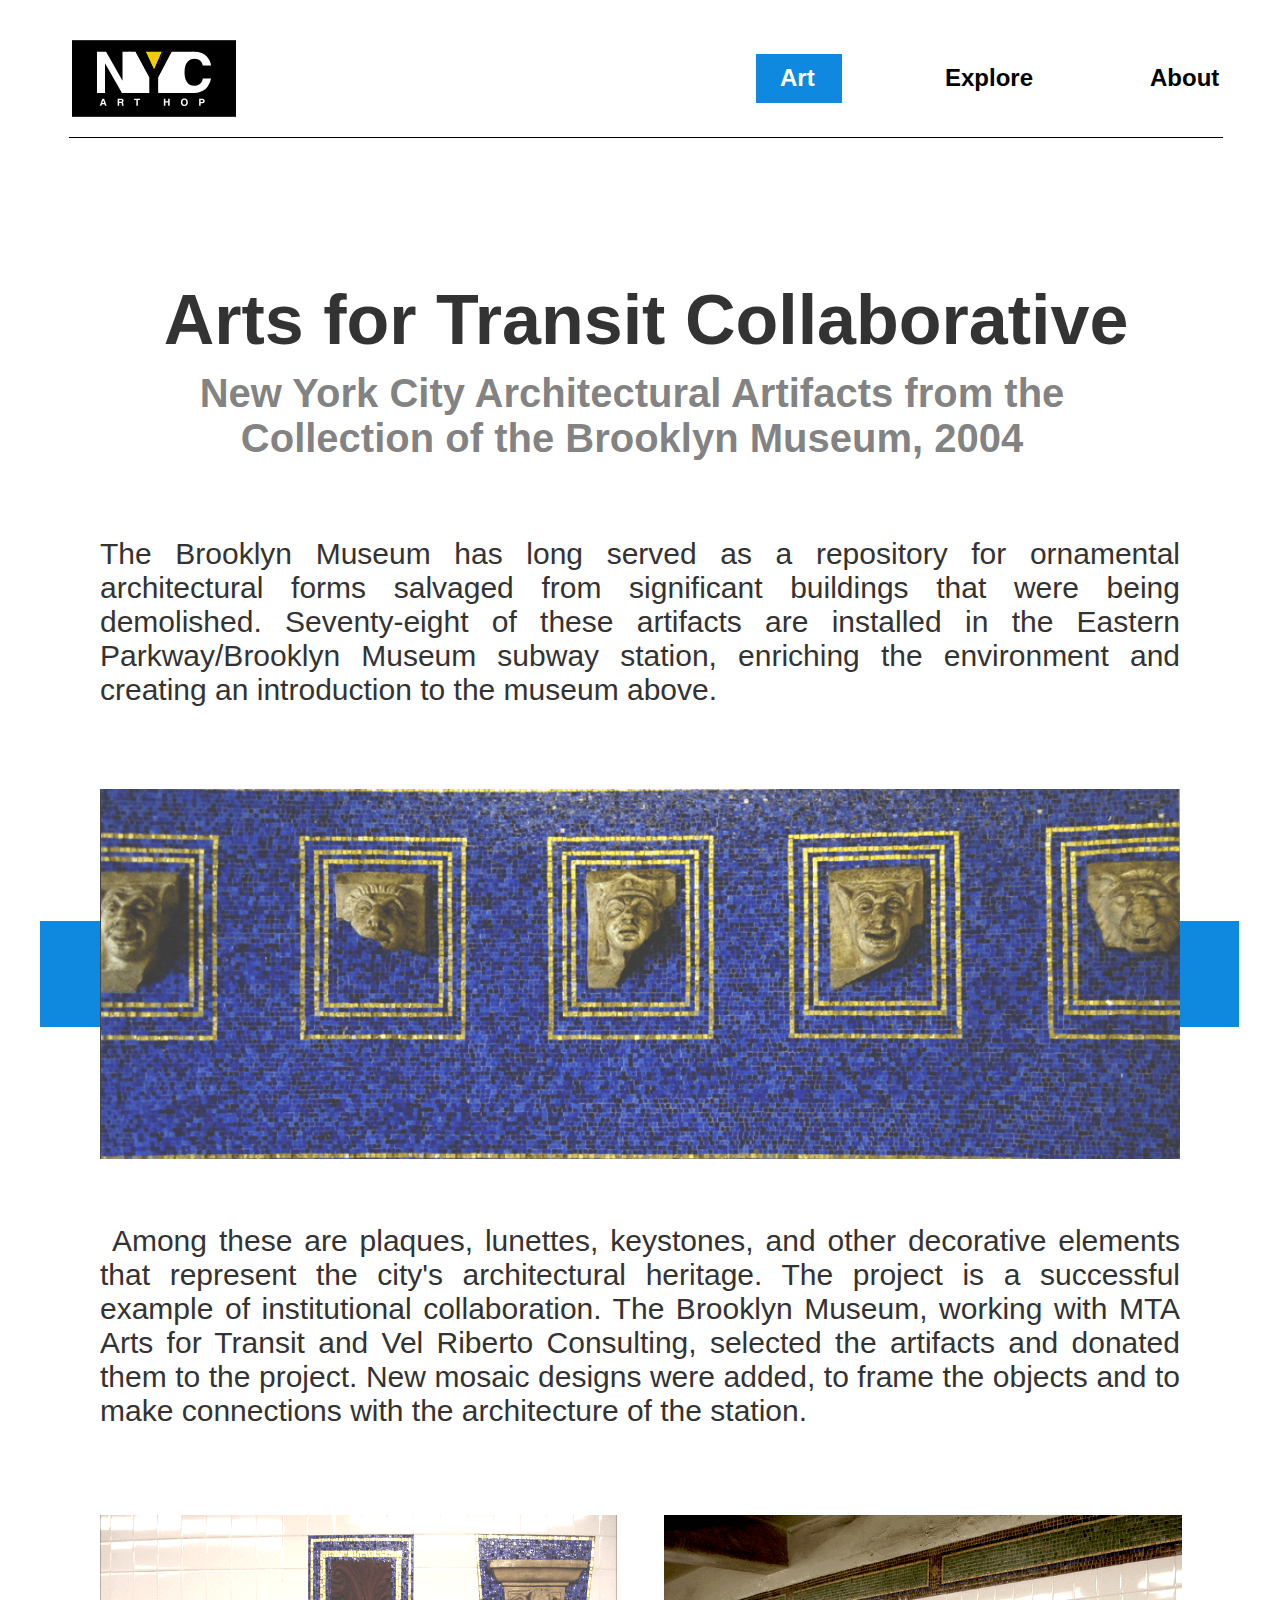
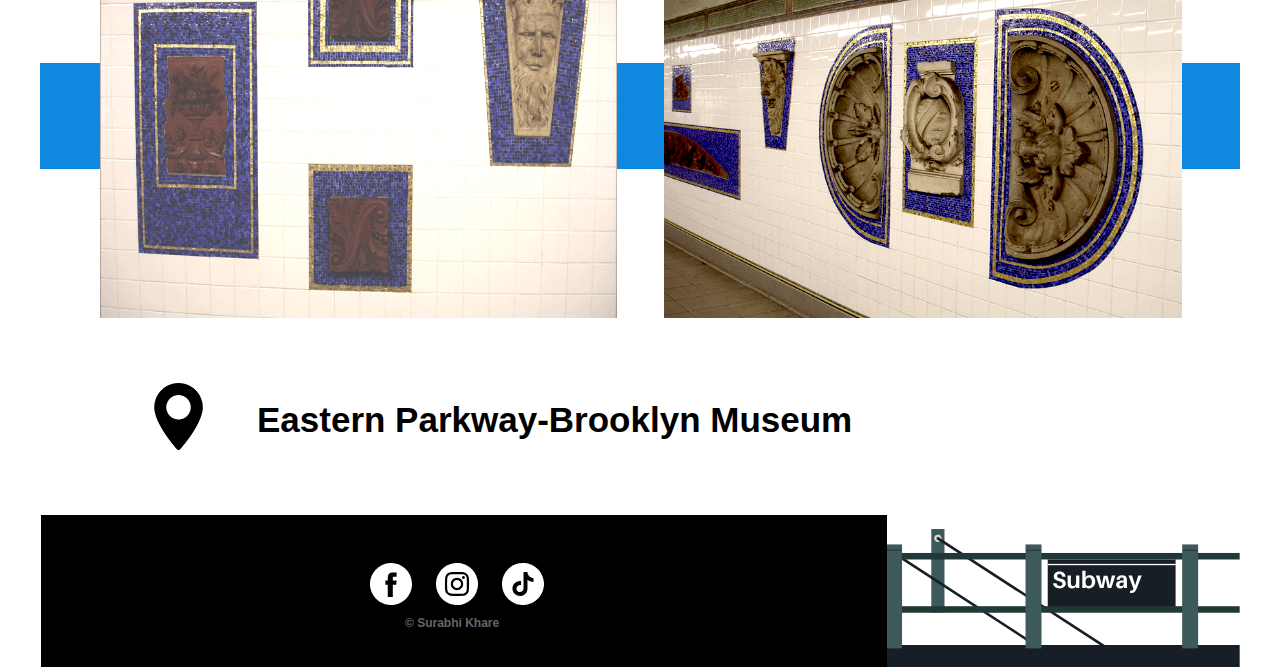
<file: architecture_1.html>
﻿<!DOCTYPE html>
<html>
  <head>
    <title>Architecture 1</title>
    <meta http-equiv="X-UA-Compatible" content="IE=edge"/>
    <meta http-equiv="content-type" content="text/html; charset=utf-8"/>
    <meta name="viewport" content="width=device-width, initial-scale=1">
    <link href="resources/css/axure_rp_page.css" type="text/css" rel="stylesheet"/>
    <link href="data/styles.css" type="text/css" rel="stylesheet"/>
    <link href="files/architecture_1/styles.css" type="text/css" rel="stylesheet"/>
    <script src="resources/scripts/jquery-3.2.1.min.js"></script>
    <script src="resources/scripts/axure/axQuery.js"></script>
    <script src="resources/scripts/axure/globals.js"></script>
    <script src="resources/scripts/axutils.js"></script>
    <script src="resources/scripts/axure/annotation.js"></script>
    <script src="resources/scripts/axure/axQuery.std.js"></script>
    <script src="resources/scripts/axure/doc.js"></script>
    <script src="resources/scripts/messagecenter.js"></script>
    <script src="resources/scripts/axure/events.js"></script>
    <script src="resources/scripts/axure/recording.js"></script>
    <script src="resources/scripts/axure/action.js"></script>
    <script src="resources/scripts/axure/expr.js"></script>
    <script src="resources/scripts/axure/geometry.js"></script>
    <script src="resources/scripts/axure/flyout.js"></script>
    <script src="resources/scripts/axure/model.js"></script>
    <script src="resources/scripts/axure/repeater.js"></script>
    <script src="resources/scripts/axure/sto.js"></script>
    <script src="resources/scripts/axure/utils.temp.js"></script>
    <script src="resources/scripts/axure/variables.js"></script>
    <script src="resources/scripts/axure/drag.js"></script>
    <script src="resources/scripts/axure/move.js"></script>
    <script src="resources/scripts/axure/visibility.js"></script>
    <script src="resources/scripts/axure/style.js"></script>
    <script src="resources/scripts/axure/adaptive.js"></script>
    <script src="resources/scripts/axure/tree.js"></script>
    <script src="resources/scripts/axure/init.temp.js"></script>
    <script src="resources/scripts/axure/legacy.js"></script>
    <script src="resources/scripts/axure/viewer.js"></script>
    <script src="resources/scripts/axure/math.js"></script>
    <script src="resources/scripts/axure/jquery.nicescroll.min.js"></script>
    <script src="data/document.js"></script>
    <script src="files/architecture_1/data.js"></script>
    <script type="text/javascript">
      $axure.utils.getTransparentGifPath = function() { return 'resources/images/transparent.gif'; };
      $axure.utils.getOtherPath = function() { return 'resources/Other.html'; };
      $axure.utils.getReloadPath = function() { return 'resources/reload.html'; };
    </script>
  </head>
  <body>
    <div id="base" class="">

      <!-- Unnamed (Rectangle) -->
      <div id="u434" class="ax_default box_2 ax_default_unplaced" style="display:none; visibility: hidden">
        <div id="u434_div" class=""></div>
        <div id="u434_text" class="text " style="display:none; visibility: hidden">
          <p></p>
        </div>
      </div>

      <!-- Unnamed (Rectangle) -->
      <div id="u435" class="ax_default box_3">
        <div id="u435_div" class=""></div>
        <div id="u435_text" class="text " style="display:none; visibility: hidden">
          <p></p>
        </div>
      </div>

      <!-- Unnamed (SVG) -->
      <div id="u436" class="ax_default image">
        <img id="u436_img" class="img " src="images/index/u1.svg"/>
        <div id="u436_text" class="text " style="display:none; visibility: hidden">
          <p></p>
        </div>
      </div>

      <!-- Unnamed (Line) -->
      <div id="u437" class="ax_default line">
        <img id="u437_img" class="img " src="images/index/u2.svg"/>
        <div id="u437_text" class="text " style="display:none; visibility: hidden">
          <p></p>
        </div>
      </div>

      <!-- Unnamed (Rectangle) -->
      <div id="u438" class="ax_default paragraph">
        <div id="u438_div" class=""></div>
        <div id="u438_text" class="text ">
          <p><span>Art</span></p>
        </div>
      </div>

      <!-- Unnamed (Rectangle) -->
      <div id="u439" class="ax_default paragraph">
        <div id="u439_div" class=""></div>
        <div id="u439_text" class="text ">
          <p><span>Explore</span></p>
        </div>
      </div>

      <!-- Unnamed (Rectangle) -->
      <div id="u440" class="ax_default paragraph">
        <div id="u440_div" class=""></div>
        <div id="u440_text" class="text ">
          <p><span>About</span></p>
        </div>
      </div>

      <!-- Unnamed (Rectangle) -->
      <div id="u441" class="ax_default box_2">
        <div id="u441_div" class=""></div>
        <div id="u441_text" class="text " style="display:none; visibility: hidden">
          <p></p>
        </div>
      </div>

      <!-- Unnamed (Rectangle) -->
      <div id="u442" class="ax_default box_2">
        <div id="u442_div" class=""></div>
        <div id="u442_text" class="text " style="display:none; visibility: hidden">
          <p></p>
        </div>
      </div>

      <!-- Unnamed (Rectangle) -->
      <div id="u443" class="ax_default paragraph">
        <div id="u443_div" class=""></div>
        <div id="u443_text" class="text ">
          <p><span>Arts for Transit Collaborative</span></p>
        </div>
      </div>

      <!-- Unnamed (Rectangle) -->
      <div id="u444" class="ax_default paragraph">
        <div id="u444_div" class=""></div>
        <div id="u444_text" class="text ">
          <p><span>The Brooklyn Museum has long served as a repository for ornamental architectural forms salvaged from significant buildings that were being demolished. Seventy-eight of these artifacts are installed in the Eastern Parkway/Brooklyn Museum subway station, enriching the environment and creating an introduction to the museum above.</span></p>
        </div>
      </div>

      <!-- Unnamed (Rectangle) -->
      <div id="u445" class="ax_default paragraph">
        <div id="u445_div" class=""></div>
        <div id="u445_text" class="text ">
          <p><span>&nbsp;Among these are plaques, lunettes, keystones, and other decorative elements that represent the city's architectural heritage. The project is a successful example of institutional collaboration. The Brooklyn Museum, working with MTA Arts for Transit and Vel Riberto Consulting, selected the artifacts and donated them to the project. New mosaic designs were added, to frame the objects and to make connections with the architecture of the station.</span></p>
        </div>
      </div>

      <!-- Unnamed (Image) -->
      <div id="u446" class="ax_default image">
        <img id="u446_img" class="img " src="images/artwork_1/u289.png"/>
        <div id="u446_text" class="text " style="display:none; visibility: hidden">
          <p></p>
        </div>
      </div>

      <!-- Unnamed (SVG) -->
      <div id="u447" class="ax_default image">
        <img id="u447_img" class="img " src="images/index/u14.svg"/>
        <div id="u447_text" class="text " style="display:none; visibility: hidden">
          <p></p>
        </div>
      </div>

      <!-- Unnamed (Rectangle) -->
      <div id="u448" class="ax_default box_3">
        <div id="u448_div" class=""></div>
        <div id="u448_text" class="text " style="display:none; visibility: hidden">
          <p></p>
        </div>
      </div>

      <!-- Unnamed (Rectangle) -->
      <div id="u449" class="ax_default paragraph">
        <div id="u449_div" class=""></div>
        <div id="u449_text" class="text ">
          <p><span>© Surabhi Khare</span></p>
        </div>
      </div>

      <!-- Unnamed (SVG) -->
      <div id="u450" class="ax_default image">
        <img id="u450_img" class="img " src="images/index/u27.svg"/>
        <div id="u450_text" class="text " style="display:none; visibility: hidden">
          <p></p>
        </div>
      </div>

      <!-- Unnamed (SVG) -->
      <div id="u451" class="ax_default image">
        <img id="u451_img" class="img " src="images/index/u28.svg"/>
        <div id="u451_text" class="text " style="display:none; visibility: hidden">
          <p></p>
        </div>
      </div>

      <!-- Unnamed (SVG) -->
      <div id="u452" class="ax_default image">
        <img id="u452_img" class="img " src="images/index/u29.svg"/>
        <div id="u452_text" class="text " style="display:none; visibility: hidden">
          <p></p>
        </div>
      </div>

      <!-- Unnamed (Rectangle) -->
      <div id="u453" class="ax_default paragraph">
        <div id="u453_div" class=""></div>
        <div id="u453_text" class="text ">
          <p><span>New York City Architectural Artifacts from the </span></p><p><span>Collection of the Brooklyn Museum, 2004</span></p>
        </div>
      </div>

      <!-- Unnamed (Rectangle) -->
      <div id="u454" class="ax_default paragraph">
        <div id="u454_div" class=""></div>
        <div id="u454_text" class="text ">
          <p><span>Eastern Parkway-Brooklyn Museum</span></p>
        </div>
      </div>

      <!-- Unnamed (Image) -->
      <div id="u455" class="ax_default image">
        <img id="u455_img" class="img " src="images/architecture_1/u455.svg"/>
        <div id="u455_text" class="text " style="display:none; visibility: hidden">
          <p></p>
        </div>
      </div>

      <!-- Unnamed (Image) -->
      <div id="u456" class="ax_default image">
        <img id="u456_img" class="img " src="images/architecture_1/u456.svg"/>
        <div id="u456_text" class="text " style="display:none; visibility: hidden">
          <p></p>
        </div>
      </div>

      <!-- Unnamed (Image) -->
      <div id="u457" class="ax_default image">
        <img id="u457_img" class="img " src="images/architecture_1/u457.svg"/>
        <div id="u457_text" class="text " style="display:none; visibility: hidden">
          <p></p>
        </div>
      </div>

      <!-- Unnamed (SVG) -->
      <div id="u458" class="ax_default image ax_default_unplaced" style="display:none; visibility: hidden">
        <img id="u458_img" class="img " src="resources/images/transparent.gif"/>
        <div id="u458_text" class="text " style="display:none; visibility: hidden">
          <p></p>
        </div>
      </div>

      <!-- Unnamed (Rectangle) -->
      <div id="u459" class="ax_default box_3 ax_default_unplaced" style="display:none; visibility: hidden">
        <div id="u459_div" class=""></div>
        <div id="u459_text" class="text " style="display:none; visibility: hidden">
          <p></p>
        </div>
      </div>

      <!-- Unnamed (Rectangle) -->
      <div id="u460" class="ax_default paragraph ax_default_unplaced" style="display:none; visibility: hidden">
        <div id="u460_div" class=""></div>
        <div id="u460_text" class="text ">
          <p><span>© Surabhi Khare</span></p>
        </div>
      </div>

      <!-- Unnamed (Rectangle) -->
      <div id="u461" class="ax_default box_3 ax_default_unplaced" style="display:none; visibility: hidden">
        <div id="u461_div" class=""></div>
        <div id="u461_text" class="text " style="display:none; visibility: hidden">
          <p></p>
        </div>
      </div>

      <!-- Unnamed (SVG) -->
      <div id="u462" class="ax_default image ax_default_unplaced" style="display:none; visibility: hidden">
        <img id="u462_img" class="img " src="resources/images/transparent.gif"/>
        <div id="u462_text" class="text " style="display:none; visibility: hidden">
          <p></p>
        </div>
      </div>

      <!-- Unnamed (Line) -->
      <div id="u463" class="ax_default line ax_default_unplaced" style="display:none; visibility: hidden">
        <img id="u463_img" class="img " src="resources/images/transparent.gif"/>
        <div id="u463_text" class="text " style="display:none; visibility: hidden">
          <p></p>
        </div>
      </div>

      <!-- Unnamed (Rectangle) -->
      <div id="u464" class="ax_default paragraph ax_default_unplaced" style="display:none; visibility: hidden">
        <div id="u464_div" class=""></div>
        <div id="u464_text" class="text ">
          <p><span>Art</span></p>
        </div>
      </div>

      <!-- Unnamed (Rectangle) -->
      <div id="u465" class="ax_default paragraph ax_default_unplaced" style="display:none; visibility: hidden">
        <div id="u465_div" class=""></div>
        <div id="u465_text" class="text ">
          <p><span>Explore</span></p>
        </div>
      </div>

      <!-- Unnamed (Rectangle) -->
      <div id="u466" class="ax_default paragraph ax_default_unplaced" style="display:none; visibility: hidden">
        <div id="u466_div" class=""></div>
        <div id="u466_text" class="text ">
          <p><span>About</span></p>
        </div>
      </div>

      <!-- Unnamed (SVG) -->
      <div id="u467" class="ax_default image ax_default_unplaced" style="display:none; visibility: hidden">
        <img id="u467_img" class="img " src="resources/images/transparent.gif"/>
        <div id="u467_text" class="text " style="display:none; visibility: hidden">
          <p></p>
        </div>
      </div>

      <!-- Unnamed (SVG) -->
      <div id="u468" class="ax_default image ax_default_unplaced" style="display:none; visibility: hidden">
        <img id="u468_img" class="img " src="resources/images/transparent.gif"/>
        <div id="u468_text" class="text " style="display:none; visibility: hidden">
          <p></p>
        </div>
      </div>

      <!-- Unnamed (SVG) -->
      <div id="u469" class="ax_default image ax_default_unplaced" style="display:none; visibility: hidden">
        <img id="u469_img" class="img " src="resources/images/transparent.gif"/>
        <div id="u469_text" class="text " style="display:none; visibility: hidden">
          <p></p>
        </div>
      </div>

      <!-- Unnamed (SVG) -->
      <div id="u470" class="ax_default image ax_default_unplaced" style="display:none; visibility: hidden">
        <img id="u470_img" class="img " src="resources/images/transparent.gif"/>
        <div id="u470_text" class="text " style="display:none; visibility: hidden">
          <p></p>
        </div>
      </div>

      <!-- Unnamed (Rectangle) -->
      <div id="u471" class="ax_default box_3 ax_default_unplaced" style="display:none; visibility: hidden">
        <div id="u471_div" class=""></div>
        <div id="u471_text" class="text " style="display:none; visibility: hidden">
          <p></p>
        </div>
      </div>

      <!-- Unnamed (Rectangle) -->
      <div id="u472" class="ax_default paragraph ax_default_unplaced" style="display:none; visibility: hidden">
        <div id="u472_div" class=""></div>
        <div id="u472_text" class="text ">
          <p><span>© Surabhi Khare</span></p>
        </div>
      </div>

      <!-- Unnamed (SVG) -->
      <div id="u473" class="ax_default image ax_default_unplaced" style="display:none; visibility: hidden">
        <img id="u473_img" class="img " src="resources/images/transparent.gif"/>
        <div id="u473_text" class="text " style="display:none; visibility: hidden">
          <p></p>
        </div>
      </div>

      <!-- Unnamed (Dynamic Panel) -->
      <div id="u474" class="ax_default ax_default_unplaced" style="display:none; visibility: hidden">
        <div id="u474_state0" class="panel_state" data-label="State 1" style="">
          <div id="u474_state0_content" class="panel_state_content">

            <!-- Sticky header (Group) -->
            <div id="u475" class="ax_default ax_default_hidden" data-label="Sticky header" style="display:none; visibility: hidden" data-left="-8" data-top="-12" data-width="1920" data-height="180" layer-opacity="1">

              <!-- Unnamed (Rectangle) -->
              <div id="u476" class="ax_default box_3">
                <div id="u476_div" class=""></div>
                <div id="u476_text" class="text " style="display:none; visibility: hidden">
                  <p></p>
                </div>
              </div>

              <!-- Unnamed (SVG) -->
              <div id="u477" class="ax_default image">
                <img id="u477_img" class="img " src="images/index/u1.svg"/>
                <div id="u477_text" class="text " style="display:none; visibility: hidden">
                  <p></p>
                </div>
              </div>

              <!-- Unnamed (Rectangle) -->
              <div id="u478" class="ax_default paragraph">
                <div id="u478_div" class=""></div>
                <div id="u478_text" class="text ">
                  <p><span>Art</span></p>
                </div>
              </div>

              <!-- Unnamed (Rectangle) -->
              <div id="u479" class="ax_default paragraph">
                <div id="u479_div" class=""></div>
                <div id="u479_text" class="text ">
                  <p><span>Explore</span></p>
                </div>
              </div>

              <!-- Unnamed (Rectangle) -->
              <div id="u480" class="ax_default paragraph">
                <div id="u480_div" class=""></div>
                <div id="u480_text" class="text ">
                  <p><span>About</span></p>
                </div>
              </div>

              <!-- Unnamed (Rectangle) -->
              <div id="u481" class="ax_default paragraph">
                <div id="u481_div" class=""></div>
                <div id="u481_text" class="text ">
                  <p><span>Home</span></p>
                </div>
              </div>

              <!-- Unnamed (SVG) -->
              <div id="u482" class="ax_default image ax_default_unplaced" style="display:none; visibility: hidden">
                <img id="u482_img" class="img " src="resources/images/transparent.gif"/>
                <div id="u482_text" class="text " style="display:none; visibility: hidden">
                  <p></p>
                </div>
              </div>

              <!-- Unnamed (Image) -->
              <div id="u483" class="ax_default image ax_default_unplaced" style="display:none; visibility: hidden">
                <img id="u483_img" class="img " src="resources/images/transparent.gif"/>
                <div id="u483_text" class="text " style="display:none; visibility: hidden">
                  <p></p>
                </div>
              </div>
            </div>
          </div>
        </div>
      </div>

      <!-- Unnamed (Image) -->
      <div id="u484" class="ax_default image ax_default_unplaced" style="display:none; visibility: hidden">
        <img id="u484_img" class="img " src="resources/images/transparent.gif"/>
        <div id="u484_text" class="text " style="display:none; visibility: hidden">
          <p></p>
        </div>
      </div>

      <!-- Unnamed (SVG) -->
      <div id="u485" class="ax_default image ax_default_unplaced" style="display:none; visibility: hidden">
        <img id="u485_img" class="img " src="resources/images/transparent.gif"/>
        <div id="u485_text" class="text " style="display:none; visibility: hidden">
          <p></p>
        </div>
      </div>

      <!-- Unnamed (SVG) -->
      <div id="u486" class="ax_default image ax_default_unplaced" style="display:none; visibility: hidden">
        <img id="u486_img" class="img " src="resources/images/transparent.gif"/>
        <div id="u486_text" class="text " style="display:none; visibility: hidden">
          <p></p>
        </div>
      </div>

      <!-- Unnamed (SVG) -->
      <div id="u487" class="ax_default image ax_default_unplaced" style="display:none; visibility: hidden">
        <img id="u487_img" class="img " src="resources/images/transparent.gif"/>
        <div id="u487_text" class="text " style="display:none; visibility: hidden">
          <p></p>
        </div>
      </div>

      <!-- Unnamed (Dynamic Panel) -->
      <div id="u488" class="ax_default ax_default_unplaced" style="display:none; visibility: hidden">
        <div id="u488_state0" class="panel_state" data-label="State 1" style="">
          <div id="u488_state0_content" class="panel_state_content">

            <!-- Unnamed (Rectangle) -->
            <div id="u489" class="ax_default box_2 ax_default_unplaced" style="display:none; visibility: hidden">
              <div id="u489_div" class=""></div>
              <div id="u489_text" class="text " style="display:none; visibility: hidden">
                <p></p>
              </div>
            </div>

            <!-- Unnamed (Rectangle) -->
            <div id="u490" class="ax_default paragraph">
              <div id="u490_div" class=""></div>
              <div id="u490_text" class="text ">
                <p><span>Art</span></p>
              </div>
            </div>

            <!-- Unnamed (Rectangle) -->
            <div id="u491" class="ax_default paragraph">
              <div id="u491_div" class=""></div>
              <div id="u491_text" class="text ">
                <p><span>Explore</span></p>
              </div>
            </div>

            <!-- Unnamed (Rectangle) -->
            <div id="u492" class="ax_default paragraph">
              <div id="u492_div" class=""></div>
              <div id="u492_text" class="text ">
                <p><span>About</span></p>
              </div>
            </div>

            <!-- Unnamed (Group) -->
            <div id="u493" class="ax_default ax_default_unplaced" style="display:none; visibility: hidden" data-left="0" data-top="0" data-width="0" data-height="0" layer-opacity="1">

              <!-- Unnamed (Ellipse) -->
              <div id="u494" class="ax_default shape ax_default_unplaced" style="display:none; visibility: hidden">
                <img id="u494_img" class="img " src="resources/images/transparent.gif"/>
                <div id="u494_text" class="text " style="display:none; visibility: hidden">
                  <p></p>
                </div>
              </div>

              <!-- Unnamed (Image) -->
              <div id="u495" class="ax_default image ax_default_unplaced" style="display:none; visibility: hidden">
                <img id="u495_img" class="img " src="resources/images/transparent.gif"/>
                <div id="u495_text" class="text " style="display:none; visibility: hidden">
                  <p></p>
                </div>
              </div>
            </div>
          </div>
        </div>
      </div>

      <!-- Unnamed (Line) -->
      <div id="u496" class="ax_default line ax_default_unplaced" style="display:none; visibility: hidden">
        <img id="u496_img" class="img " src="resources/images/transparent.gif"/>
        <div id="u496_text" class="text " style="display:none; visibility: hidden">
          <p></p>
        </div>
      </div>

      <!-- Unnamed (Image) -->
      <div id="u497" class="ax_default image ax_default_unplaced" style="display:none; visibility: hidden">
        <img id="u497_img" class="img " src="resources/images/transparent.gif"/>
        <div id="u497_text" class="text " style="display:none; visibility: hidden">
          <p></p>
        </div>
      </div>

      <!-- Unnamed (Dynamic Panel) -->
      <div id="u498" class="ax_default ax_default_unplaced" style="display:none; visibility: hidden">
        <div id="u498_state0" class="panel_state" data-label="State 1" style="">
          <div id="u498_state0_content" class="panel_state_content">

            <!-- Unnamed (Rectangle) -->
            <div id="u499" class="ax_default box_2 ax_default_unplaced" style="display:none; visibility: hidden">
              <div id="u499_div" class=""></div>
              <div id="u499_text" class="text " style="display:none; visibility: hidden">
                <p></p>
              </div>
            </div>

            <!-- Unnamed (Rectangle) -->
            <div id="u500" class="ax_default paragraph">
              <div id="u500_div" class=""></div>
              <div id="u500_text" class="text ">
                <p><span>Art</span></p>
              </div>
            </div>

            <!-- Unnamed (Rectangle) -->
            <div id="u501" class="ax_default paragraph">
              <div id="u501_div" class=""></div>
              <div id="u501_text" class="text ">
                <p><span>Explore</span></p>
              </div>
            </div>

            <!-- Unnamed (Rectangle) -->
            <div id="u502" class="ax_default paragraph">
              <div id="u502_div" class=""></div>
              <div id="u502_text" class="text ">
                <p><span>About</span></p>
              </div>
            </div>

            <!-- Unnamed (Group) -->
            <div id="u503" class="ax_default ax_default_unplaced" style="display:none; visibility: hidden" data-left="0" data-top="0" data-width="0" data-height="0" layer-opacity="1">

              <!-- Unnamed (Ellipse) -->
              <div id="u504" class="ax_default shape ax_default_unplaced" style="display:none; visibility: hidden">
                <img id="u504_img" class="img " src="resources/images/transparent.gif"/>
                <div id="u504_text" class="text " style="display:none; visibility: hidden">
                  <p></p>
                </div>
              </div>

              <!-- Unnamed (Image) -->
              <div id="u505" class="ax_default image ax_default_unplaced" style="display:none; visibility: hidden">
                <img id="u505_img" class="img " src="resources/images/transparent.gif"/>
                <div id="u505_text" class="text " style="display:none; visibility: hidden">
                  <p></p>
                </div>
              </div>
            </div>
          </div>
        </div>
      </div>
    </div>
    <script src="resources/scripts/axure/ios.js"></script>
  </body>
</html>
</file>
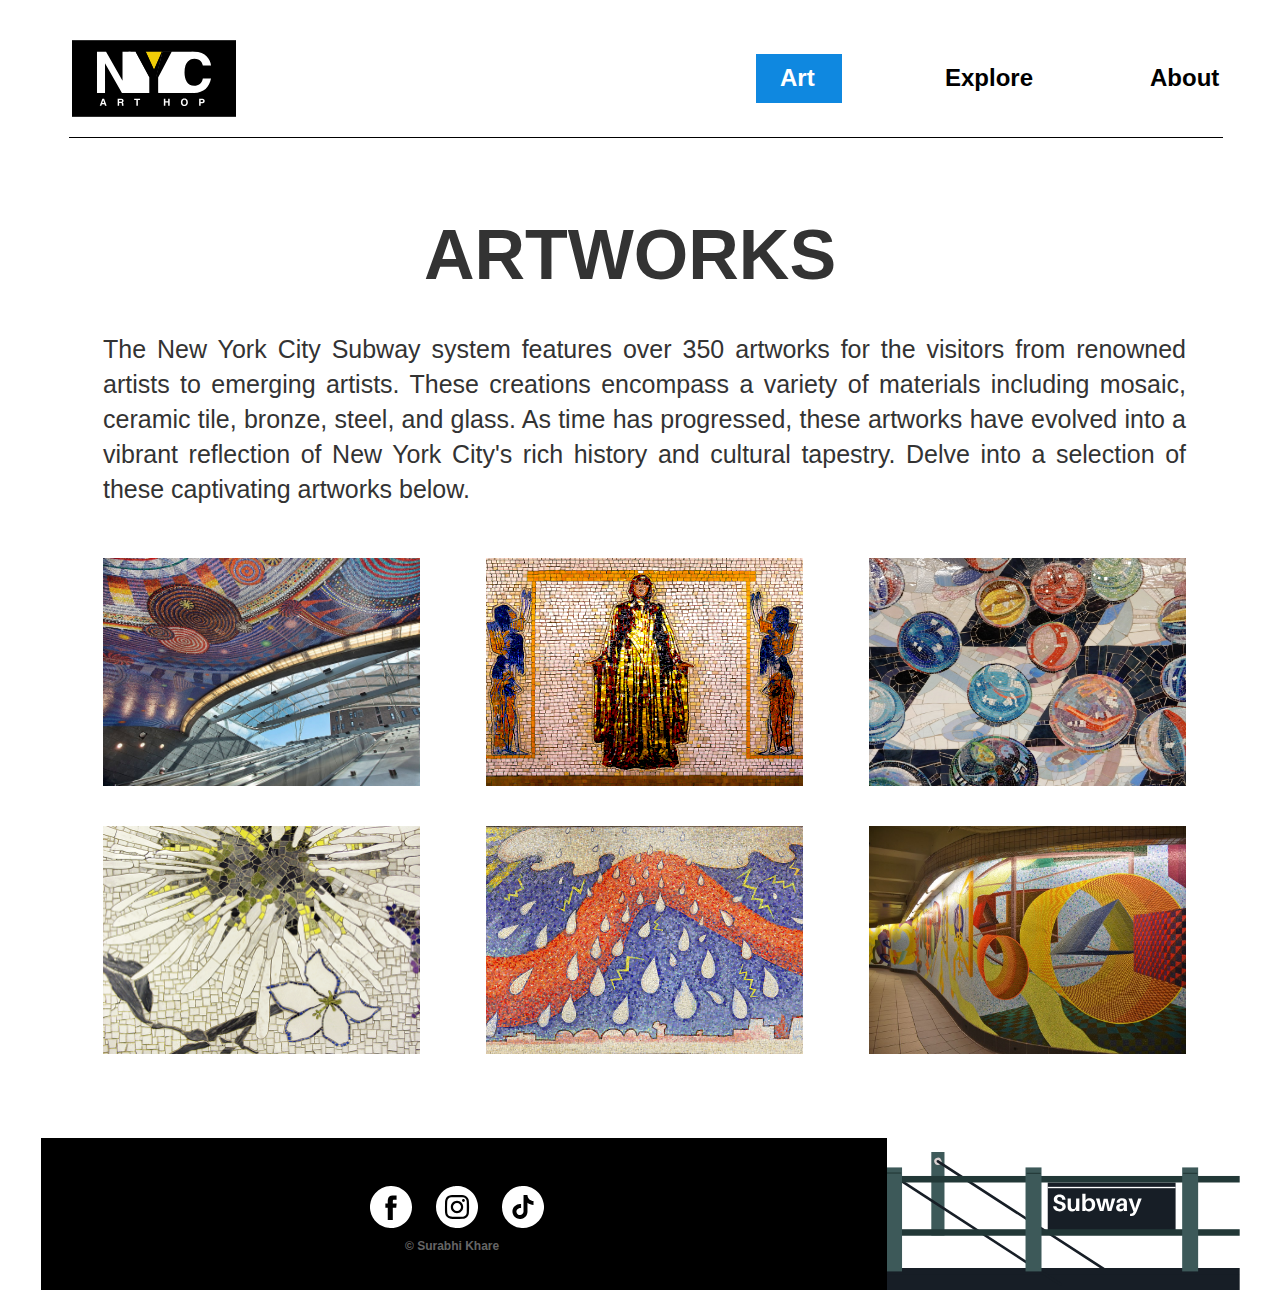
<file: artwork.html>
﻿<!DOCTYPE html>
<html>
  <head>
    <title>Artwork</title>
    <meta http-equiv="X-UA-Compatible" content="IE=edge"/>
    <meta http-equiv="content-type" content="text/html; charset=utf-8"/>
    <meta name="viewport" content="width=device-width, initial-scale=1">
    <link href="resources/css/axure_rp_page.css" type="text/css" rel="stylesheet"/>
    <link href="data/styles.css" type="text/css" rel="stylesheet"/>
    <link href="files/artwork/styles.css" type="text/css" rel="stylesheet"/>
    <script src="resources/scripts/jquery-3.2.1.min.js"></script>
    <script src="resources/scripts/axure/axQuery.js"></script>
    <script src="resources/scripts/axure/globals.js"></script>
    <script src="resources/scripts/axutils.js"></script>
    <script src="resources/scripts/axure/annotation.js"></script>
    <script src="resources/scripts/axure/axQuery.std.js"></script>
    <script src="resources/scripts/axure/doc.js"></script>
    <script src="resources/scripts/messagecenter.js"></script>
    <script src="resources/scripts/axure/events.js"></script>
    <script src="resources/scripts/axure/recording.js"></script>
    <script src="resources/scripts/axure/action.js"></script>
    <script src="resources/scripts/axure/expr.js"></script>
    <script src="resources/scripts/axure/geometry.js"></script>
    <script src="resources/scripts/axure/flyout.js"></script>
    <script src="resources/scripts/axure/model.js"></script>
    <script src="resources/scripts/axure/repeater.js"></script>
    <script src="resources/scripts/axure/sto.js"></script>
    <script src="resources/scripts/axure/utils.temp.js"></script>
    <script src="resources/scripts/axure/variables.js"></script>
    <script src="resources/scripts/axure/drag.js"></script>
    <script src="resources/scripts/axure/move.js"></script>
    <script src="resources/scripts/axure/visibility.js"></script>
    <script src="resources/scripts/axure/style.js"></script>
    <script src="resources/scripts/axure/adaptive.js"></script>
    <script src="resources/scripts/axure/tree.js"></script>
    <script src="resources/scripts/axure/init.temp.js"></script>
    <script src="resources/scripts/axure/legacy.js"></script>
    <script src="resources/scripts/axure/viewer.js"></script>
    <script src="resources/scripts/axure/math.js"></script>
    <script src="resources/scripts/axure/jquery.nicescroll.min.js"></script>
    <script src="data/document.js"></script>
    <script src="files/artwork/data.js"></script>
    <script type="text/javascript">
      $axure.utils.getTransparentGifPath = function() { return 'resources/images/transparent.gif'; };
      $axure.utils.getOtherPath = function() { return 'resources/Other.html'; };
      $axure.utils.getReloadPath = function() { return 'resources/reload.html'; };
    </script>
  </head>
  <body>
    <div id="base" class="">

      <!-- Unnamed (Rectangle) -->
      <div id="u190" class="ax_default box_3">
        <div id="u190_div" class=""></div>
        <div id="u190_text" class="text " style="display:none; visibility: hidden">
          <p></p>
        </div>
      </div>

      <!-- Unnamed (SVG) -->
      <div id="u191" class="ax_default image">
        <img id="u191_img" class="img " src="images/index/u1.svg"/>
        <div id="u191_text" class="text " style="display:none; visibility: hidden">
          <p></p>
        </div>
      </div>

      <!-- Unnamed (Line) -->
      <div id="u192" class="ax_default line">
        <img id="u192_img" class="img " src="images/index/u2.svg"/>
        <div id="u192_text" class="text " style="display:none; visibility: hidden">
          <p></p>
        </div>
      </div>

      <!-- Unnamed (Rectangle) -->
      <div id="u193" class="ax_default paragraph">
        <div id="u193_div" class=""></div>
        <div id="u193_text" class="text ">
          <p><span>Art</span></p>
        </div>
      </div>

      <!-- Unnamed (Rectangle) -->
      <div id="u194" class="ax_default paragraph">
        <div id="u194_div" class=""></div>
        <div id="u194_text" class="text ">
          <p><span>Explore</span></p>
        </div>
      </div>

      <!-- Unnamed (Rectangle) -->
      <div id="u195" class="ax_default paragraph">
        <div id="u195_div" class=""></div>
        <div id="u195_text" class="text ">
          <p><span>About</span></p>
        </div>
      </div>

      <!-- Unnamed (Group) -->
      <div id="u196" class="ax_default" data-left="1" data-top="1606" data-width="1920" data-height="243" layer-opacity="1">

        <!-- Unnamed (SVG) -->
        <div id="u197" class="ax_default image">
          <img id="u197_img" class="img " src="images/index/u14.svg"/>
          <div id="u197_text" class="text " style="display:none; visibility: hidden">
            <p></p>
          </div>
        </div>

        <!-- Unnamed (Rectangle) -->
        <div id="u198" class="ax_default box_3">
          <div id="u198_div" class=""></div>
          <div id="u198_text" class="text " style="display:none; visibility: hidden">
            <p></p>
          </div>
        </div>

        <!-- Unnamed (Rectangle) -->
        <div id="u199" class="ax_default paragraph">
          <div id="u199_div" class=""></div>
          <div id="u199_text" class="text ">
            <p><span>© Surabhi Khare</span></p>
          </div>
        </div>

        <!-- Unnamed (SVG) -->
        <div id="u200" class="ax_default image">
          <img id="u200_img" class="img " src="images/index/u27.svg"/>
          <div id="u200_text" class="text " style="display:none; visibility: hidden">
            <p></p>
          </div>
        </div>

        <!-- Unnamed (SVG) -->
        <div id="u201" class="ax_default image">
          <img id="u201_img" class="img " src="images/index/u28.svg"/>
          <div id="u201_text" class="text " style="display:none; visibility: hidden">
            <p></p>
          </div>
        </div>

        <!-- Unnamed (SVG) -->
        <div id="u202" class="ax_default image">
          <img id="u202_img" class="img " src="images/index/u29.svg"/>
          <div id="u202_text" class="text " style="display:none; visibility: hidden">
            <p></p>
          </div>
        </div>
      </div>

      <!-- Unnamed (Rectangle) -->
      <div id="u203" class="ax_default paragraph">
        <div id="u203_div" class=""></div>
        <div id="u203_text" class="text ">
          <p><span>ARTWORKS</span></p>
        </div>
      </div>

      <!-- Unnamed (Rectangle) -->
      <div id="u204" class="ax_default paragraph">
        <div id="u204_div" class=""></div>
        <div id="u204_text" class="text ">
          <p><span>The New York City Subway system features over 350 artworks for the visitors from renowned artists to emerging artists. These creations encompass a variety of materials including mosaic, ceramic tile, bronze, steel, and glass. As time has progressed, these artworks have evolved into a vibrant reflection of New York City's rich history and cultural tapestry. Delve into a selection of these captivating artworks below. </span></p>
        </div>
      </div>

      <!-- Unnamed (Image) -->
      <div id="u205" class="ax_default image">
        <img id="u205_img" class="img " src="images/artwork/u205.jpg"/>
        <div id="u205_text" class="text " style="display:none; visibility: hidden">
          <p></p>
        </div>
      </div>

      <!-- Unnamed (Image) -->
      <div id="u206" class="ax_default image">
        <img id="u206_img" class="img " src="images/artwork/u206.svg"/>
        <div id="u206_text" class="text " style="display:none; visibility: hidden">
          <p></p>
        </div>
      </div>

      <!-- Unnamed (Image) -->
      <div id="u207" class="ax_default image">
        <img id="u207_img" class="img " src="images/artwork/u207.jpg"/>
        <div id="u207_text" class="text " style="display:none; visibility: hidden">
          <p></p>
        </div>
      </div>

      <!-- Unnamed (Image) -->
      <div id="u208" class="ax_default image">
        <img id="u208_img" class="img " src="images/artwork/u208.png"/>
        <div id="u208_text" class="text " style="display:none; visibility: hidden">
          <p></p>
        </div>
      </div>

      <!-- Unnamed (Image) -->
      <div id="u209" class="ax_default image">
        <img id="u209_img" class="img " src="images/artwork/u209.jpg"/>
        <div id="u209_text" class="text " style="display:none; visibility: hidden">
          <p></p>
        </div>
      </div>

      <!-- Unnamed (Image) -->
      <div id="u210" class="ax_default image">
        <img id="u210_img" class="img " src="images/artwork/u210.jpg"/>
        <div id="u210_text" class="text " style="display:none; visibility: hidden">
          <p></p>
        </div>
      </div>

      <!-- Unnamed (Group) -->
      <div id="u211" class="ax_default" data-left="96" data-top="680" data-width="508" data-height="365" layer-opacity="0">

        <!-- Unnamed (Rectangle) -->
        <div id="u212" class="ax_default box_2">
          <div id="u212_div" class=""></div>
          <div id="u212_text" class="text " style="display:none; visibility: hidden">
            <p></p>
          </div>
        </div>

        <!-- Unnamed (Rectangle) -->
        <div id="u213" class="ax_default paragraph">
          <div id="u213_div" class=""></div>
          <div id="u213_text" class="text ">
            <p><span>Funktional Vibrations</span></p>
          </div>
        </div>
      </div>

      <!-- Unnamed (Group) -->
      <div id="u214" class="ax_default" data-left="708" data-top="680" data-width="508" data-height="365" layer-opacity="0">

        <!-- Unnamed (Rectangle) -->
        <div id="u215" class="ax_default box_2">
          <div id="u215_div" class=""></div>
          <div id="u215_text" class="text " style="display:none; visibility: hidden">
            <p></p>
          </div>
        </div>

        <!-- Unnamed (Rectangle) -->
        <div id="u216" class="ax_default paragraph">
          <div id="u216_div" class=""></div>
          <div id="u216_text" class="text ">
            <p><span>Artemis, Acrobats, Divas and Dancers</span></p>
          </div>
        </div>
      </div>

      <!-- Unnamed (Group) -->
      <div id="u217" class="ax_default" data-left="1321" data-top="680" data-width="508" data-height="365" layer-opacity="0">

        <!-- Unnamed (Rectangle) -->
        <div id="u218" class="ax_default box_2">
          <div id="u218_div" class=""></div>
          <div id="u218_text" class="text " style="display:none; visibility: hidden">
            <p></p>
          </div>
        </div>

        <!-- Unnamed (Rectangle) -->
        <div id="u219" class="ax_default paragraph">
          <div id="u219_div" class=""></div>
          <div id="u219_text" class="text ">
            <p><span>Losing My Marbles</span></p>
          </div>
        </div>
      </div>

      <!-- Unnamed (Group) -->
      <div id="u220" class="ax_default" data-left="96" data-top="1109" data-width="508" data-height="365" layer-opacity="0">

        <!-- Unnamed (Rectangle) -->
        <div id="u221" class="ax_default box_2">
          <div id="u221_div" class=""></div>
          <div id="u221_text" class="text " style="display:none; visibility: hidden">
            <p></p>
          </div>
        </div>

        <!-- Unnamed (Rectangle) -->
        <div id="u222" class="ax_default paragraph">
          <div id="u222_div" class=""></div>
          <div id="u222_text" class="text ">
            <p><span>4 Seasons Seasoned </span></p>
          </div>
        </div>
      </div>

      <!-- Unnamed (Group) -->
      <div id="u223" class="ax_default" data-left="709" data-top="1109" data-width="508" data-height="365" layer-opacity="0">

        <!-- Unnamed (Rectangle) -->
        <div id="u224" class="ax_default box_2">
          <div id="u224_div" class=""></div>
          <div id="u224_text" class="text " style="display:none; visibility: hidden">
            <p></p>
          </div>
        </div>

        <!-- Unnamed (Rectangle) -->
        <div id="u225" class="ax_default paragraph">
          <div id="u225_div" class=""></div>
          <div id="u225_text" class="text ">
            <p><span>Stream</span></p>
          </div>
        </div>
      </div>

      <!-- Unnamed (SVG) -->
      <div id="u226" class="ax_default image ax_default_unplaced" style="display:none; visibility: hidden">
        <img id="u226_img" class="img " src="resources/images/transparent.gif"/>
        <div id="u226_text" class="text " style="display:none; visibility: hidden">
          <p></p>
        </div>
      </div>

      <!-- Unnamed (Rectangle) -->
      <div id="u227" class="ax_default box_3 ax_default_unplaced" style="display:none; visibility: hidden">
        <div id="u227_div" class=""></div>
        <div id="u227_text" class="text " style="display:none; visibility: hidden">
          <p></p>
        </div>
      </div>

      <!-- Unnamed (Rectangle) -->
      <div id="u228" class="ax_default paragraph ax_default_unplaced" style="display:none; visibility: hidden">
        <div id="u228_div" class=""></div>
        <div id="u228_text" class="text ">
          <p><span>© Surabhi Khare</span></p>
        </div>
      </div>

      <!-- Unnamed (Group) -->
      <div id="u229" class="ax_default" data-left="1322" data-top="1109" data-width="508" data-height="365" layer-opacity="0">

        <!-- Unnamed (Rectangle) -->
        <div id="u230" class="ax_default box_2">
          <div id="u230_div" class=""></div>
          <div id="u230_text" class="text " style="display:none; visibility: hidden">
            <p></p>
          </div>
        </div>

        <!-- Unnamed (Rectangle) -->
        <div id="u231" class="ax_default paragraph">
          <div id="u231_div" class=""></div>
          <div id="u231_text" class="text ">
            <p><span>Passing Through</span></p>
          </div>
        </div>
      </div>

      <!-- Unnamed (Rectangle) -->
      <div id="u232" class="ax_default box_3 ax_default_unplaced" style="display:none; visibility: hidden">
        <div id="u232_div" class=""></div>
        <div id="u232_text" class="text " style="display:none; visibility: hidden">
          <p></p>
        </div>
      </div>

      <!-- Unnamed (SVG) -->
      <div id="u233" class="ax_default image ax_default_unplaced" style="display:none; visibility: hidden">
        <img id="u233_img" class="img " src="resources/images/transparent.gif"/>
        <div id="u233_text" class="text " style="display:none; visibility: hidden">
          <p></p>
        </div>
      </div>

      <!-- Unnamed (Line) -->
      <div id="u234" class="ax_default line ax_default_unplaced" style="display:none; visibility: hidden">
        <img id="u234_img" class="img " src="resources/images/transparent.gif"/>
        <div id="u234_text" class="text " style="display:none; visibility: hidden">
          <p></p>
        </div>
      </div>

      <!-- Unnamed (Rectangle) -->
      <div id="u235" class="ax_default paragraph ax_default_unplaced" style="display:none; visibility: hidden">
        <div id="u235_div" class=""></div>
        <div id="u235_text" class="text ">
          <p><span>Art</span></p>
        </div>
      </div>

      <!-- Unnamed (Rectangle) -->
      <div id="u236" class="ax_default paragraph ax_default_unplaced" style="display:none; visibility: hidden">
        <div id="u236_div" class=""></div>
        <div id="u236_text" class="text ">
          <p><span>Explore</span></p>
        </div>
      </div>

      <!-- Unnamed (Rectangle) -->
      <div id="u237" class="ax_default paragraph ax_default_unplaced" style="display:none; visibility: hidden">
        <div id="u237_div" class=""></div>
        <div id="u237_text" class="text ">
          <p><span>About</span></p>
        </div>
      </div>

      <!-- Unnamed (SVG) -->
      <div id="u238" class="ax_default image ax_default_unplaced" style="display:none; visibility: hidden">
        <img id="u238_img" class="img " src="resources/images/transparent.gif"/>
        <div id="u238_text" class="text " style="display:none; visibility: hidden">
          <p></p>
        </div>
      </div>

      <!-- Unnamed (SVG) -->
      <div id="u239" class="ax_default image ax_default_unplaced" style="display:none; visibility: hidden">
        <img id="u239_img" class="img " src="resources/images/transparent.gif"/>
        <div id="u239_text" class="text " style="display:none; visibility: hidden">
          <p></p>
        </div>
      </div>

      <!-- Unnamed (SVG) -->
      <div id="u240" class="ax_default image ax_default_unplaced" style="display:none; visibility: hidden">
        <img id="u240_img" class="img " src="resources/images/transparent.gif"/>
        <div id="u240_text" class="text " style="display:none; visibility: hidden">
          <p></p>
        </div>
      </div>

      <!-- Unnamed (Image) -->
      <div id="u241" class="ax_default image ax_default_unplaced" style="display:none; visibility: hidden">
        <img id="u241_img" class="img " src="resources/images/transparent.gif"/>
        <div id="u241_text" class="text " style="display:none; visibility: hidden">
          <p></p>
        </div>
      </div>

      <!-- Unnamed (SVG) -->
      <div id="u242" class="ax_default image ax_default_unplaced" style="display:none; visibility: hidden">
        <img id="u242_img" class="img " src="resources/images/transparent.gif"/>
        <div id="u242_text" class="text " style="display:none; visibility: hidden">
          <p></p>
        </div>
      </div>

      <!-- Unnamed (Rectangle) -->
      <div id="u243" class="ax_default box_3 ax_default_unplaced" style="display:none; visibility: hidden">
        <div id="u243_div" class=""></div>
        <div id="u243_text" class="text " style="display:none; visibility: hidden">
          <p></p>
        </div>
      </div>

      <!-- Unnamed (Rectangle) -->
      <div id="u244" class="ax_default paragraph ax_default_unplaced" style="display:none; visibility: hidden">
        <div id="u244_div" class=""></div>
        <div id="u244_text" class="text ">
          <p><span>© Surabhi Khare</span></p>
        </div>
      </div>

      <!-- Unnamed (SVG) -->
      <div id="u245" class="ax_default image ax_default_unplaced" style="display:none; visibility: hidden">
        <img id="u245_img" class="img " src="resources/images/transparent.gif"/>
        <div id="u245_text" class="text " style="display:none; visibility: hidden">
          <p></p>
        </div>
      </div>

      <!-- Unnamed (SVG) -->
      <div id="u246" class="ax_default image ax_default_unplaced" style="display:none; visibility: hidden">
        <img id="u246_img" class="img " src="resources/images/transparent.gif"/>
        <div id="u246_text" class="text " style="display:none; visibility: hidden">
          <p></p>
        </div>
      </div>

      <!-- Unnamed (SVG) -->
      <div id="u247" class="ax_default image ax_default_unplaced" style="display:none; visibility: hidden">
        <img id="u247_img" class="img " src="resources/images/transparent.gif"/>
        <div id="u247_text" class="text " style="display:none; visibility: hidden">
          <p></p>
        </div>
      </div>

      <!-- Unnamed (SVG) -->
      <div id="u248" class="ax_default image ax_default_unplaced" style="display:none; visibility: hidden">
        <img id="u248_img" class="img " src="resources/images/transparent.gif"/>
        <div id="u248_text" class="text " style="display:none; visibility: hidden">
          <p></p>
        </div>
      </div>

      <!-- Unnamed (Line) -->
      <div id="u249" class="ax_default line ax_default_unplaced" style="display:none; visibility: hidden">
        <img id="u249_img" class="img " src="resources/images/transparent.gif"/>
        <div id="u249_text" class="text " style="display:none; visibility: hidden">
          <p></p>
        </div>
      </div>

      <!-- Unnamed (Dynamic Panel) -->
      <div id="u250" class="ax_default ax_default_unplaced" style="display:none; visibility: hidden">
        <div id="u250_state0" class="panel_state" data-label="State 1" style="">
          <div id="u250_state0_content" class="panel_state_content">

            <!-- Sticky header (Group) -->
            <div id="u251" class="ax_default ax_default_hidden" data-label="Sticky header" style="display:none; visibility: hidden" data-left="-8" data-top="-12" data-width="1920" data-height="180" layer-opacity="1">

              <!-- Unnamed (Rectangle) -->
              <div id="u252" class="ax_default box_3">
                <div id="u252_div" class=""></div>
                <div id="u252_text" class="text " style="display:none; visibility: hidden">
                  <p></p>
                </div>
              </div>

              <!-- Unnamed (SVG) -->
              <div id="u253" class="ax_default image">
                <img id="u253_img" class="img " src="images/index/u1.svg"/>
                <div id="u253_text" class="text " style="display:none; visibility: hidden">
                  <p></p>
                </div>
              </div>

              <!-- Unnamed (Rectangle) -->
              <div id="u254" class="ax_default paragraph">
                <div id="u254_div" class=""></div>
                <div id="u254_text" class="text ">
                  <p><span>Art</span></p>
                </div>
              </div>

              <!-- Unnamed (Rectangle) -->
              <div id="u255" class="ax_default paragraph">
                <div id="u255_div" class=""></div>
                <div id="u255_text" class="text ">
                  <p><span>Explore</span></p>
                </div>
              </div>

              <!-- Unnamed (Rectangle) -->
              <div id="u256" class="ax_default paragraph">
                <div id="u256_div" class=""></div>
                <div id="u256_text" class="text ">
                  <p><span>About</span></p>
                </div>
              </div>

              <!-- Unnamed (Rectangle) -->
              <div id="u257" class="ax_default paragraph">
                <div id="u257_div" class=""></div>
                <div id="u257_text" class="text ">
                  <p><span>Home</span></p>
                </div>
              </div>

              <!-- Unnamed (SVG) -->
              <div id="u258" class="ax_default image ax_default_unplaced" style="display:none; visibility: hidden">
                <img id="u258_img" class="img " src="resources/images/transparent.gif"/>
                <div id="u258_text" class="text " style="display:none; visibility: hidden">
                  <p></p>
                </div>
              </div>

              <!-- Unnamed (Image) -->
              <div id="u259" class="ax_default image ax_default_unplaced" style="display:none; visibility: hidden">
                <img id="u259_img" class="img " src="resources/images/transparent.gif"/>
                <div id="u259_text" class="text " style="display:none; visibility: hidden">
                  <p></p>
                </div>
              </div>
            </div>
          </div>
        </div>
      </div>

      <!-- Unnamed (Dynamic Panel) -->
      <div id="u260" class="ax_default ax_default_unplaced" style="display:none; visibility: hidden">
        <div id="u260_state0" class="panel_state" data-label="State 1" style="">
          <div id="u260_state0_content" class="panel_state_content">

            <!-- Unnamed (Rectangle) -->
            <div id="u261" class="ax_default box_2 ax_default_unplaced" style="display:none; visibility: hidden">
              <div id="u261_div" class=""></div>
              <div id="u261_text" class="text " style="display:none; visibility: hidden">
                <p></p>
              </div>
            </div>

            <!-- Unnamed (Rectangle) -->
            <div id="u262" class="ax_default paragraph">
              <div id="u262_div" class=""></div>
              <div id="u262_text" class="text ">
                <p><span>Art</span></p>
              </div>
            </div>

            <!-- Unnamed (Rectangle) -->
            <div id="u263" class="ax_default paragraph">
              <div id="u263_div" class=""></div>
              <div id="u263_text" class="text ">
                <p><span>Explore</span></p>
              </div>
            </div>

            <!-- Unnamed (Rectangle) -->
            <div id="u264" class="ax_default paragraph">
              <div id="u264_div" class=""></div>
              <div id="u264_text" class="text ">
                <p><span>About</span></p>
              </div>
            </div>

            <!-- Unnamed (Group) -->
            <div id="u265" class="ax_default ax_default_unplaced" style="display:none; visibility: hidden" data-left="0" data-top="0" data-width="0" data-height="0" layer-opacity="1">

              <!-- Unnamed (Ellipse) -->
              <div id="u266" class="ax_default shape ax_default_unplaced" style="display:none; visibility: hidden">
                <img id="u266_img" class="img " src="resources/images/transparent.gif"/>
                <div id="u266_text" class="text " style="display:none; visibility: hidden">
                  <p></p>
                </div>
              </div>

              <!-- Unnamed (Image) -->
              <div id="u267" class="ax_default image ax_default_unplaced" style="display:none; visibility: hidden">
                <img id="u267_img" class="img " src="resources/images/transparent.gif"/>
                <div id="u267_text" class="text " style="display:none; visibility: hidden">
                  <p></p>
                </div>
              </div>
            </div>
          </div>
        </div>
      </div>

      <!-- Unnamed (Image) -->
      <div id="u268" class="ax_default image ax_default_unplaced" style="display:none; visibility: hidden">
        <img id="u268_img" class="img " src="resources/images/transparent.gif"/>
        <div id="u268_text" class="text " style="display:none; visibility: hidden">
          <p></p>
        </div>
      </div>

      <!-- Unnamed (Dynamic Panel) -->
      <div id="u269" class="ax_default ax_default_unplaced" style="display:none; visibility: hidden">
        <div id="u269_state0" class="panel_state" data-label="State 1" style="">
          <div id="u269_state0_content" class="panel_state_content">

            <!-- Unnamed (Rectangle) -->
            <div id="u270" class="ax_default box_2 ax_default_unplaced" style="display:none; visibility: hidden">
              <div id="u270_div" class=""></div>
              <div id="u270_text" class="text " style="display:none; visibility: hidden">
                <p></p>
              </div>
            </div>

            <!-- Unnamed (Rectangle) -->
            <div id="u271" class="ax_default paragraph">
              <div id="u271_div" class=""></div>
              <div id="u271_text" class="text ">
                <p><span>Art</span></p>
              </div>
            </div>

            <!-- Unnamed (Rectangle) -->
            <div id="u272" class="ax_default paragraph">
              <div id="u272_div" class=""></div>
              <div id="u272_text" class="text ">
                <p><span>Explore</span></p>
              </div>
            </div>

            <!-- Unnamed (Rectangle) -->
            <div id="u273" class="ax_default paragraph">
              <div id="u273_div" class=""></div>
              <div id="u273_text" class="text ">
                <p><span>About</span></p>
              </div>
            </div>

            <!-- Unnamed (Group) -->
            <div id="u274" class="ax_default ax_default_unplaced" style="display:none; visibility: hidden" data-left="0" data-top="0" data-width="0" data-height="0" layer-opacity="1">

              <!-- Unnamed (Ellipse) -->
              <div id="u275" class="ax_default shape ax_default_unplaced" style="display:none; visibility: hidden">
                <img id="u275_img" class="img " src="resources/images/transparent.gif"/>
                <div id="u275_text" class="text " style="display:none; visibility: hidden">
                  <p></p>
                </div>
              </div>

              <!-- Unnamed (Image) -->
              <div id="u276" class="ax_default image ax_default_unplaced" style="display:none; visibility: hidden">
                <img id="u276_img" class="img " src="resources/images/transparent.gif"/>
                <div id="u276_text" class="text " style="display:none; visibility: hidden">
                  <p></p>
                </div>
              </div>
            </div>
          </div>
        </div>
      </div>
    </div>
    <script src="resources/scripts/axure/ios.js"></script>
  </body>
</html>
</file>
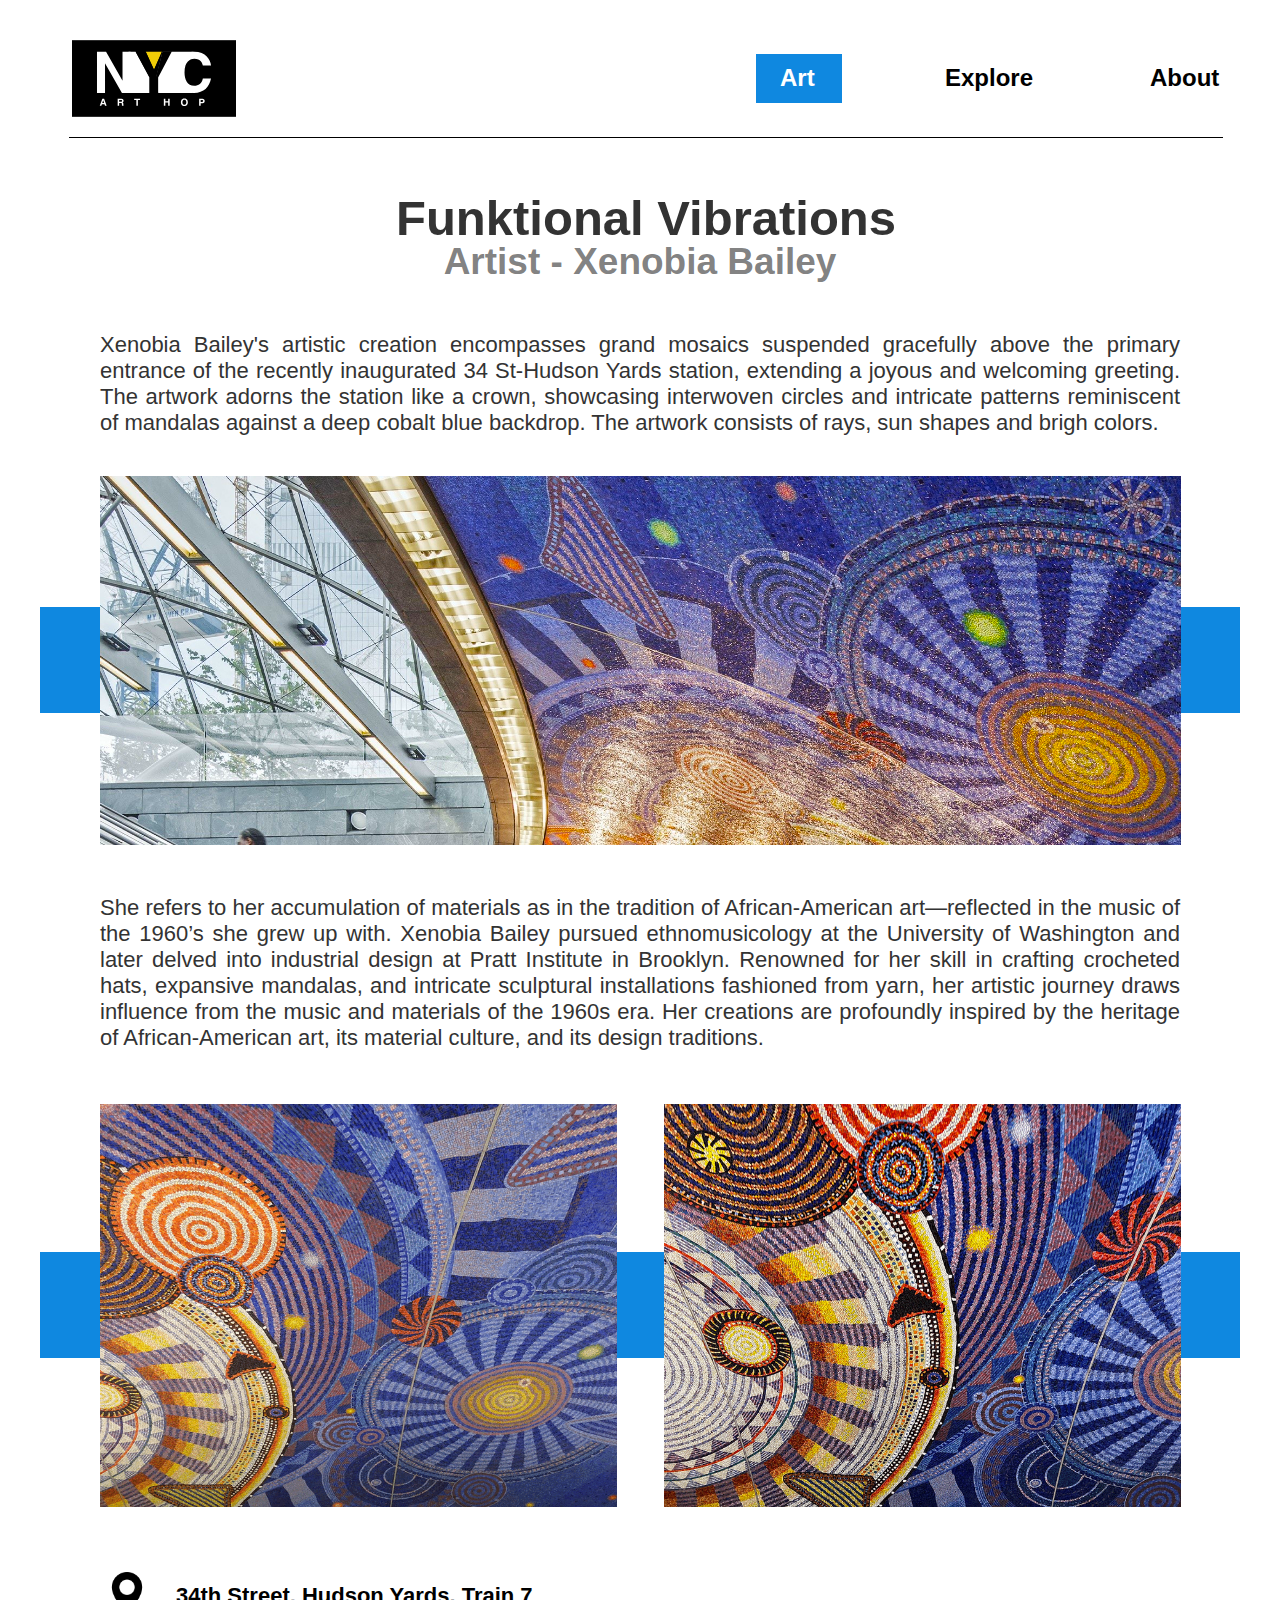
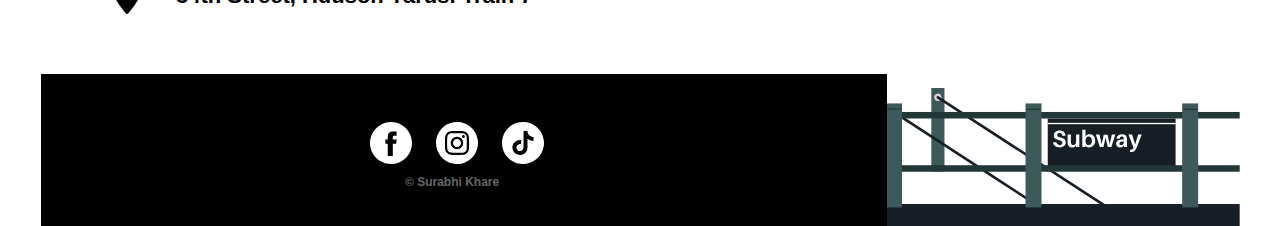
<file: artwork_1.html>
﻿<!DOCTYPE html>
<html>
  <head>
    <title>Artwork 1</title>
    <meta http-equiv="X-UA-Compatible" content="IE=edge"/>
    <meta http-equiv="content-type" content="text/html; charset=utf-8"/>
    <meta name="viewport" content="width=device-width, initial-scale=1">
    <link href="resources/css/axure_rp_page.css" type="text/css" rel="stylesheet"/>
    <link href="data/styles.css" type="text/css" rel="stylesheet"/>
    <link href="files/artwork_1/styles.css" type="text/css" rel="stylesheet"/>
    <script src="resources/scripts/jquery-3.2.1.min.js"></script>
    <script src="resources/scripts/axure/axQuery.js"></script>
    <script src="resources/scripts/axure/globals.js"></script>
    <script src="resources/scripts/axutils.js"></script>
    <script src="resources/scripts/axure/annotation.js"></script>
    <script src="resources/scripts/axure/axQuery.std.js"></script>
    <script src="resources/scripts/axure/doc.js"></script>
    <script src="resources/scripts/messagecenter.js"></script>
    <script src="resources/scripts/axure/events.js"></script>
    <script src="resources/scripts/axure/recording.js"></script>
    <script src="resources/scripts/axure/action.js"></script>
    <script src="resources/scripts/axure/expr.js"></script>
    <script src="resources/scripts/axure/geometry.js"></script>
    <script src="resources/scripts/axure/flyout.js"></script>
    <script src="resources/scripts/axure/model.js"></script>
    <script src="resources/scripts/axure/repeater.js"></script>
    <script src="resources/scripts/axure/sto.js"></script>
    <script src="resources/scripts/axure/utils.temp.js"></script>
    <script src="resources/scripts/axure/variables.js"></script>
    <script src="resources/scripts/axure/drag.js"></script>
    <script src="resources/scripts/axure/move.js"></script>
    <script src="resources/scripts/axure/visibility.js"></script>
    <script src="resources/scripts/axure/style.js"></script>
    <script src="resources/scripts/axure/adaptive.js"></script>
    <script src="resources/scripts/axure/tree.js"></script>
    <script src="resources/scripts/axure/init.temp.js"></script>
    <script src="resources/scripts/axure/legacy.js"></script>
    <script src="resources/scripts/axure/viewer.js"></script>
    <script src="resources/scripts/axure/math.js"></script>
    <script src="resources/scripts/axure/jquery.nicescroll.min.js"></script>
    <script src="data/document.js"></script>
    <script src="files/artwork_1/data.js"></script>
    <script type="text/javascript">
      $axure.utils.getTransparentGifPath = function() { return 'resources/images/transparent.gif'; };
      $axure.utils.getOtherPath = function() { return 'resources/Other.html'; };
      $axure.utils.getReloadPath = function() { return 'resources/reload.html'; };
    </script>
  </head>
  <body>
    <div id="base" class="">

      <!-- Unnamed (Rectangle) -->
      <div id="u277" class="ax_default box_2 ax_default_unplaced" style="display:none; visibility: hidden">
        <div id="u277_div" class=""></div>
        <div id="u277_text" class="text " style="display:none; visibility: hidden">
          <p></p>
        </div>
      </div>

      <!-- Unnamed (Rectangle) -->
      <div id="u278" class="ax_default box_2">
        <div id="u278_div" class=""></div>
        <div id="u278_text" class="text " style="display:none; visibility: hidden">
          <p></p>
        </div>
      </div>

      <!-- Unnamed (Rectangle) -->
      <div id="u279" class="ax_default box_2">
        <div id="u279_div" class=""></div>
        <div id="u279_text" class="text " style="display:none; visibility: hidden">
          <p></p>
        </div>
      </div>

      <!-- Unnamed (Rectangle) -->
      <div id="u280" class="ax_default box_3">
        <div id="u280_div" class=""></div>
        <div id="u280_text" class="text " style="display:none; visibility: hidden">
          <p></p>
        </div>
      </div>

      <!-- Unnamed (SVG) -->
      <div id="u281" class="ax_default image">
        <img id="u281_img" class="img " src="images/index/u1.svg"/>
        <div id="u281_text" class="text " style="display:none; visibility: hidden">
          <p></p>
        </div>
      </div>

      <!-- Unnamed (Line) -->
      <div id="u282" class="ax_default line">
        <img id="u282_img" class="img " src="images/index/u2.svg"/>
        <div id="u282_text" class="text " style="display:none; visibility: hidden">
          <p></p>
        </div>
      </div>

      <!-- Unnamed (Rectangle) -->
      <div id="u283" class="ax_default paragraph">
        <div id="u283_div" class=""></div>
        <div id="u283_text" class="text ">
          <p><span>Art</span></p>
        </div>
      </div>

      <!-- Unnamed (Rectangle) -->
      <div id="u284" class="ax_default paragraph">
        <div id="u284_div" class=""></div>
        <div id="u284_text" class="text ">
          <p><span>Explore</span></p>
        </div>
      </div>

      <!-- Unnamed (Rectangle) -->
      <div id="u285" class="ax_default paragraph">
        <div id="u285_div" class=""></div>
        <div id="u285_text" class="text ">
          <p><span>About</span></p>
        </div>
      </div>

      <!-- Unnamed (Rectangle) -->
      <div id="u286" class="ax_default paragraph">
        <div id="u286_div" class=""></div>
        <div id="u286_text" class="text ">
          <p><span>Funktional Vibrations</span></p>
        </div>
      </div>

      <!-- Unnamed (Rectangle) -->
      <div id="u287" class="ax_default paragraph">
        <div id="u287_div" class=""></div>
        <div id="u287_text" class="text ">
          <p><span>Xenobia Bailey's artistic creation encompasses grand mosaics suspended gracefully above the primary entrance of the recently inaugurated 34 St-Hudson Yards station, extending a joyous and welcoming greeting. The artwork adorns the station like a crown, showcasing interwoven circles and intricate patterns reminiscent of mandalas against a deep cobalt blue backdrop. The artwork consists of rays, sun shapes and brigh colors.</span></p>
        </div>
      </div>

      <!-- Unnamed (Rectangle) -->
      <div id="u288" class="ax_default paragraph">
        <div id="u288_div" class=""></div>
        <div id="u288_text" class="text ">
          <p><span>She refers to her accumulation of materials as in the tradition of African-American art—reflected in the music of the 1960’s she grew up with. Xenobia Bailey pursued ethnomusicology at the University of Washington and later delved into industrial design at Pratt Institute in Brooklyn. Renowned for her skill in crafting crocheted hats, expansive mandalas, and intricate sculptural installations fashioned from yarn, her artistic journey draws influence from the music and materials of the 1960s era. Her creations are profoundly inspired by the heritage of African-American art, its material culture, and its design traditions.</span></p>
        </div>
      </div>

      <!-- Unnamed (Image) -->
      <div id="u289" class="ax_default image">
        <img id="u289_img" class="img " src="images/artwork_1/u289.png"/>
        <div id="u289_text" class="text " style="display:none; visibility: hidden">
          <p></p>
        </div>
      </div>

      <!-- Unnamed (SVG) -->
      <div id="u290" class="ax_default image">
        <img id="u290_img" class="img " src="images/index/u14.svg"/>
        <div id="u290_text" class="text " style="display:none; visibility: hidden">
          <p></p>
        </div>
      </div>

      <!-- Unnamed (Rectangle) -->
      <div id="u291" class="ax_default box_3">
        <div id="u291_div" class=""></div>
        <div id="u291_text" class="text " style="display:none; visibility: hidden">
          <p></p>
        </div>
      </div>

      <!-- Unnamed (Rectangle) -->
      <div id="u292" class="ax_default paragraph">
        <div id="u292_div" class=""></div>
        <div id="u292_text" class="text ">
          <p><span>© Surabhi Khare</span></p>
        </div>
      </div>

      <!-- Unnamed (SVG) -->
      <div id="u293" class="ax_default image">
        <img id="u293_img" class="img " src="images/index/u27.svg"/>
        <div id="u293_text" class="text " style="display:none; visibility: hidden">
          <p></p>
        </div>
      </div>

      <!-- Unnamed (SVG) -->
      <div id="u294" class="ax_default image">
        <img id="u294_img" class="img " src="images/index/u28.svg"/>
        <div id="u294_text" class="text " style="display:none; visibility: hidden">
          <p></p>
        </div>
      </div>

      <!-- Unnamed (SVG) -->
      <div id="u295" class="ax_default image">
        <img id="u295_img" class="img " src="images/index/u29.svg"/>
        <div id="u295_text" class="text " style="display:none; visibility: hidden">
          <p></p>
        </div>
      </div>

      <!-- Unnamed (Image) -->
      <div id="u296" class="ax_default image">
        <img id="u296_img" class="img " src="images/artwork_1/u296.svg"/>
        <div id="u296_text" class="text " style="display:none; visibility: hidden">
          <p></p>
        </div>
      </div>

      <!-- Unnamed (Image) -->
      <div id="u297" class="ax_default image">
        <img id="u297_img" class="img " src="images/artwork_1/u297.png"/>
        <div id="u297_text" class="text " style="display:none; visibility: hidden">
          <p></p>
        </div>
      </div>

      <!-- Unnamed (Image) -->
      <div id="u298" class="ax_default image">
        <img id="u298_img" class="img " src="images/artwork_1/u298.png"/>
        <div id="u298_text" class="text " style="display:none; visibility: hidden">
          <p></p>
        </div>
      </div>

      <!-- Unnamed (Rectangle) -->
      <div id="u299" class="ax_default paragraph">
        <div id="u299_div" class=""></div>
        <div id="u299_text" class="text ">
          <p><span>Artist - Xenobia Bailey</span></p>
        </div>
      </div>

      <!-- Unnamed (Rectangle) -->
      <div id="u300" class="ax_default paragraph">
        <div id="u300_div" class=""></div>
        <div id="u300_text" class="text ">
          <p><span>34th Street, Hudson Yards. Train 7</span></p>
        </div>
      </div>

      <!-- Unnamed (Rectangle) -->
      <div id="u301" class="ax_default box_3 ax_default_unplaced" style="display:none; visibility: hidden">
        <div id="u301_div" class=""></div>
        <div id="u301_text" class="text " style="display:none; visibility: hidden">
          <p></p>
        </div>
      </div>

      <!-- Unnamed (SVG) -->
      <div id="u302" class="ax_default image ax_default_unplaced" style="display:none; visibility: hidden">
        <img id="u302_img" class="img " src="resources/images/transparent.gif"/>
        <div id="u302_text" class="text " style="display:none; visibility: hidden">
          <p></p>
        </div>
      </div>

      <!-- Unnamed (Line) -->
      <div id="u303" class="ax_default line ax_default_unplaced" style="display:none; visibility: hidden">
        <img id="u303_img" class="img " src="resources/images/transparent.gif"/>
        <div id="u303_text" class="text " style="display:none; visibility: hidden">
          <p></p>
        </div>
      </div>

      <!-- Unnamed (Rectangle) -->
      <div id="u304" class="ax_default paragraph ax_default_unplaced" style="display:none; visibility: hidden">
        <div id="u304_div" class=""></div>
        <div id="u304_text" class="text ">
          <p><span>Art</span></p>
        </div>
      </div>

      <!-- Unnamed (Rectangle) -->
      <div id="u305" class="ax_default paragraph ax_default_unplaced" style="display:none; visibility: hidden">
        <div id="u305_div" class=""></div>
        <div id="u305_text" class="text ">
          <p><span>Explore</span></p>
        </div>
      </div>

      <!-- Unnamed (Rectangle) -->
      <div id="u306" class="ax_default paragraph ax_default_unplaced" style="display:none; visibility: hidden">
        <div id="u306_div" class=""></div>
        <div id="u306_text" class="text ">
          <p><span>About</span></p>
        </div>
      </div>

      <!-- Unnamed (Rectangle) -->
      <div id="u307" class="ax_default paragraph ax_default_unplaced" style="display:none; visibility: hidden">
        <div id="u307_div" class=""></div>
        <div id="u307_text" class="text ">
          <p><span>Funktional Vibrations</span></p>
        </div>
      </div>

      <!-- Unnamed (SVG) -->
      <div id="u308" class="ax_default image ax_default_unplaced" style="display:none; visibility: hidden">
        <img id="u308_img" class="img " src="resources/images/transparent.gif"/>
        <div id="u308_text" class="text " style="display:none; visibility: hidden">
          <p></p>
        </div>
      </div>

      <!-- Unnamed (SVG) -->
      <div id="u309" class="ax_default image ax_default_unplaced" style="display:none; visibility: hidden">
        <img id="u309_img" class="img " src="resources/images/transparent.gif"/>
        <div id="u309_text" class="text " style="display:none; visibility: hidden">
          <p></p>
        </div>
      </div>

      <!-- Unnamed (SVG) -->
      <div id="u310" class="ax_default image ax_default_unplaced" style="display:none; visibility: hidden">
        <img id="u310_img" class="img " src="resources/images/transparent.gif"/>
        <div id="u310_text" class="text " style="display:none; visibility: hidden">
          <p></p>
        </div>
      </div>

      <!-- Unnamed (SVG) -->
      <div id="u311" class="ax_default image ax_default_unplaced" style="display:none; visibility: hidden">
        <img id="u311_img" class="img " src="resources/images/transparent.gif"/>
        <div id="u311_text" class="text " style="display:none; visibility: hidden">
          <p></p>
        </div>
      </div>

      <!-- Unnamed (Rectangle) -->
      <div id="u312" class="ax_default box_3 ax_default_unplaced" style="display:none; visibility: hidden">
        <div id="u312_div" class=""></div>
        <div id="u312_text" class="text " style="display:none; visibility: hidden">
          <p></p>
        </div>
      </div>

      <!-- Unnamed (Rectangle) -->
      <div id="u313" class="ax_default paragraph ax_default_unplaced" style="display:none; visibility: hidden">
        <div id="u313_div" class=""></div>
        <div id="u313_text" class="text ">
          <p><span>© Surabhi Khare</span></p>
        </div>
      </div>

      <!-- Unnamed (SVG) -->
      <div id="u314" class="ax_default image ax_default_unplaced" style="display:none; visibility: hidden">
        <img id="u314_img" class="img " src="resources/images/transparent.gif"/>
        <div id="u314_text" class="text " style="display:none; visibility: hidden">
          <p></p>
        </div>
      </div>

      <!-- Unnamed (Dynamic Panel) -->
      <div id="u315" class="ax_default ax_default_unplaced" style="display:none; visibility: hidden">
        <div id="u315_state0" class="panel_state" data-label="State 1" style="">
          <div id="u315_state0_content" class="panel_state_content">

            <!-- Sticky header (Group) -->
            <div id="u316" class="ax_default ax_default_hidden" data-label="Sticky header" style="display:none; visibility: hidden" data-left="-8" data-top="-12" data-width="1920" data-height="180" layer-opacity="1">

              <!-- Unnamed (Rectangle) -->
              <div id="u317" class="ax_default box_3">
                <div id="u317_div" class=""></div>
                <div id="u317_text" class="text " style="display:none; visibility: hidden">
                  <p></p>
                </div>
              </div>

              <!-- Unnamed (SVG) -->
              <div id="u318" class="ax_default image">
                <img id="u318_img" class="img " src="images/index/u1.svg"/>
                <div id="u318_text" class="text " style="display:none; visibility: hidden">
                  <p></p>
                </div>
              </div>

              <!-- Unnamed (Rectangle) -->
              <div id="u319" class="ax_default paragraph">
                <div id="u319_div" class=""></div>
                <div id="u319_text" class="text ">
                  <p><span>Art</span></p>
                </div>
              </div>

              <!-- Unnamed (Rectangle) -->
              <div id="u320" class="ax_default paragraph">
                <div id="u320_div" class=""></div>
                <div id="u320_text" class="text ">
                  <p><span>Explore</span></p>
                </div>
              </div>

              <!-- Unnamed (Rectangle) -->
              <div id="u321" class="ax_default paragraph">
                <div id="u321_div" class=""></div>
                <div id="u321_text" class="text ">
                  <p><span>About</span></p>
                </div>
              </div>

              <!-- Unnamed (Rectangle) -->
              <div id="u322" class="ax_default paragraph">
                <div id="u322_div" class=""></div>
                <div id="u322_text" class="text ">
                  <p><span>Home</span></p>
                </div>
              </div>

              <!-- Unnamed (SVG) -->
              <div id="u323" class="ax_default image ax_default_unplaced" style="display:none; visibility: hidden">
                <img id="u323_img" class="img " src="resources/images/transparent.gif"/>
                <div id="u323_text" class="text " style="display:none; visibility: hidden">
                  <p></p>
                </div>
              </div>

              <!-- Unnamed (Image) -->
              <div id="u324" class="ax_default image ax_default_unplaced" style="display:none; visibility: hidden">
                <img id="u324_img" class="img " src="resources/images/transparent.gif"/>
                <div id="u324_text" class="text " style="display:none; visibility: hidden">
                  <p></p>
                </div>
              </div>
            </div>
          </div>
        </div>
      </div>

      <!-- Unnamed (Image) -->
      <div id="u325" class="ax_default image ax_default_unplaced" style="display:none; visibility: hidden">
        <img id="u325_img" class="img " src="resources/images/transparent.gif"/>
        <div id="u325_text" class="text " style="display:none; visibility: hidden">
          <p></p>
        </div>
      </div>

      <!-- Unnamed (SVG) -->
      <div id="u326" class="ax_default image ax_default_unplaced" style="display:none; visibility: hidden">
        <img id="u326_img" class="img " src="resources/images/transparent.gif"/>
        <div id="u326_text" class="text " style="display:none; visibility: hidden">
          <p></p>
        </div>
      </div>

      <!-- Unnamed (SVG) -->
      <div id="u327" class="ax_default image ax_default_unplaced" style="display:none; visibility: hidden">
        <img id="u327_img" class="img " src="resources/images/transparent.gif"/>
        <div id="u327_text" class="text " style="display:none; visibility: hidden">
          <p></p>
        </div>
      </div>

      <!-- Unnamed (SVG) -->
      <div id="u328" class="ax_default image ax_default_unplaced" style="display:none; visibility: hidden">
        <img id="u328_img" class="img " src="resources/images/transparent.gif"/>
        <div id="u328_text" class="text " style="display:none; visibility: hidden">
          <p></p>
        </div>
      </div>

      <!-- Unnamed (Dynamic Panel) -->
      <div id="u329" class="ax_default ax_default_unplaced" style="display:none; visibility: hidden">
        <div id="u329_state0" class="panel_state" data-label="State 1" style="">
          <div id="u329_state0_content" class="panel_state_content">

            <!-- Unnamed (Rectangle) -->
            <div id="u330" class="ax_default box_2 ax_default_unplaced" style="display:none; visibility: hidden">
              <div id="u330_div" class=""></div>
              <div id="u330_text" class="text " style="display:none; visibility: hidden">
                <p></p>
              </div>
            </div>

            <!-- Unnamed (Rectangle) -->
            <div id="u331" class="ax_default paragraph">
              <div id="u331_div" class=""></div>
              <div id="u331_text" class="text ">
                <p><span>Art</span></p>
              </div>
            </div>

            <!-- Unnamed (Rectangle) -->
            <div id="u332" class="ax_default paragraph">
              <div id="u332_div" class=""></div>
              <div id="u332_text" class="text ">
                <p><span>Explore</span></p>
              </div>
            </div>

            <!-- Unnamed (Rectangle) -->
            <div id="u333" class="ax_default paragraph">
              <div id="u333_div" class=""></div>
              <div id="u333_text" class="text ">
                <p><span>About</span></p>
              </div>
            </div>

            <!-- Unnamed (Group) -->
            <div id="u334" class="ax_default ax_default_unplaced" style="display:none; visibility: hidden" data-left="0" data-top="0" data-width="0" data-height="0" layer-opacity="1">

              <!-- Unnamed (Ellipse) -->
              <div id="u335" class="ax_default shape ax_default_unplaced" style="display:none; visibility: hidden">
                <img id="u335_img" class="img " src="resources/images/transparent.gif"/>
                <div id="u335_text" class="text " style="display:none; visibility: hidden">
                  <p></p>
                </div>
              </div>

              <!-- Unnamed (Image) -->
              <div id="u336" class="ax_default image ax_default_unplaced" style="display:none; visibility: hidden">
                <img id="u336_img" class="img " src="resources/images/transparent.gif"/>
                <div id="u336_text" class="text " style="display:none; visibility: hidden">
                  <p></p>
                </div>
              </div>
            </div>
          </div>
        </div>
      </div>

      <!-- Unnamed (Line) -->
      <div id="u337" class="ax_default line ax_default_unplaced" style="display:none; visibility: hidden">
        <img id="u337_img" class="img " src="resources/images/transparent.gif"/>
        <div id="u337_text" class="text " style="display:none; visibility: hidden">
          <p></p>
        </div>
      </div>

      <!-- Unnamed (Image) -->
      <div id="u338" class="ax_default image ax_default_unplaced" style="display:none; visibility: hidden">
        <img id="u338_img" class="img " src="resources/images/transparent.gif"/>
        <div id="u338_text" class="text " style="display:none; visibility: hidden">
          <p></p>
        </div>
      </div>

      <!-- Unnamed (Dynamic Panel) -->
      <div id="u339" class="ax_default ax_default_unplaced" style="display:none; visibility: hidden">
        <div id="u339_state0" class="panel_state" data-label="State 1" style="">
          <div id="u339_state0_content" class="panel_state_content">

            <!-- Unnamed (Rectangle) -->
            <div id="u340" class="ax_default box_2 ax_default_unplaced" style="display:none; visibility: hidden">
              <div id="u340_div" class=""></div>
              <div id="u340_text" class="text " style="display:none; visibility: hidden">
                <p></p>
              </div>
            </div>

            <!-- Unnamed (Rectangle) -->
            <div id="u341" class="ax_default paragraph">
              <div id="u341_div" class=""></div>
              <div id="u341_text" class="text ">
                <p><span>Art</span></p>
              </div>
            </div>

            <!-- Unnamed (Rectangle) -->
            <div id="u342" class="ax_default paragraph">
              <div id="u342_div" class=""></div>
              <div id="u342_text" class="text ">
                <p><span>Explore</span></p>
              </div>
            </div>

            <!-- Unnamed (Rectangle) -->
            <div id="u343" class="ax_default paragraph">
              <div id="u343_div" class=""></div>
              <div id="u343_text" class="text ">
                <p><span>About</span></p>
              </div>
            </div>

            <!-- Unnamed (Group) -->
            <div id="u344" class="ax_default ax_default_unplaced" style="display:none; visibility: hidden" data-left="0" data-top="0" data-width="0" data-height="0" layer-opacity="1">

              <!-- Unnamed (Ellipse) -->
              <div id="u345" class="ax_default shape ax_default_unplaced" style="display:none; visibility: hidden">
                <img id="u345_img" class="img " src="resources/images/transparent.gif"/>
                <div id="u345_text" class="text " style="display:none; visibility: hidden">
                  <p></p>
                </div>
              </div>

              <!-- Unnamed (Image) -->
              <div id="u346" class="ax_default image ax_default_unplaced" style="display:none; visibility: hidden">
                <img id="u346_img" class="img " src="resources/images/transparent.gif"/>
                <div id="u346_text" class="text " style="display:none; visibility: hidden">
                  <p></p>
                </div>
              </div>
            </div>
          </div>
        </div>
      </div>
    </div>
    <script src="resources/scripts/axure/ios.js"></script>
  </body>
</html>
</file>
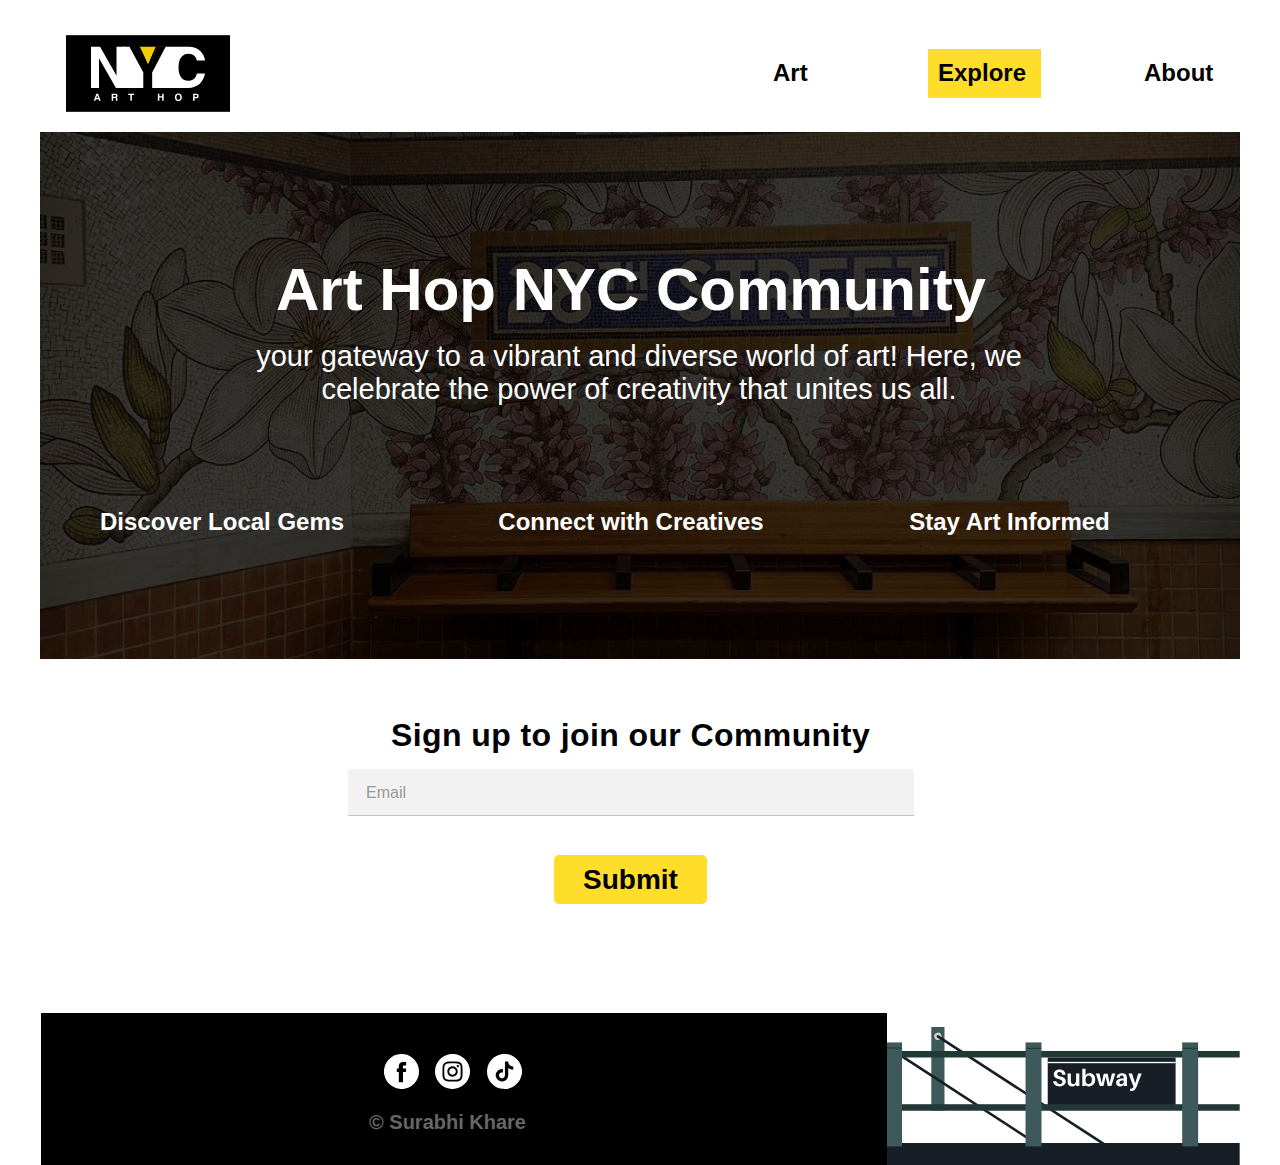
<file: community.html>
﻿<!DOCTYPE html>
<html>
  <head>
    <title>Community</title>
    <meta http-equiv="X-UA-Compatible" content="IE=edge"/>
    <meta http-equiv="content-type" content="text/html; charset=utf-8"/>
    <meta name="viewport" content="width=device-width, initial-scale=1">
    <link href="resources/css/axure_rp_page.css" type="text/css" rel="stylesheet"/>
    <link href="data/styles.css" type="text/css" rel="stylesheet"/>
    <link href="files/community/styles.css" type="text/css" rel="stylesheet"/>
    <script src="resources/scripts/jquery-3.2.1.min.js"></script>
    <script src="resources/scripts/axure/axQuery.js"></script>
    <script src="resources/scripts/axure/globals.js"></script>
    <script src="resources/scripts/axutils.js"></script>
    <script src="resources/scripts/axure/annotation.js"></script>
    <script src="resources/scripts/axure/axQuery.std.js"></script>
    <script src="resources/scripts/axure/doc.js"></script>
    <script src="resources/scripts/messagecenter.js"></script>
    <script src="resources/scripts/axure/events.js"></script>
    <script src="resources/scripts/axure/recording.js"></script>
    <script src="resources/scripts/axure/action.js"></script>
    <script src="resources/scripts/axure/expr.js"></script>
    <script src="resources/scripts/axure/geometry.js"></script>
    <script src="resources/scripts/axure/flyout.js"></script>
    <script src="resources/scripts/axure/model.js"></script>
    <script src="resources/scripts/axure/repeater.js"></script>
    <script src="resources/scripts/axure/sto.js"></script>
    <script src="resources/scripts/axure/utils.temp.js"></script>
    <script src="resources/scripts/axure/variables.js"></script>
    <script src="resources/scripts/axure/drag.js"></script>
    <script src="resources/scripts/axure/move.js"></script>
    <script src="resources/scripts/axure/visibility.js"></script>
    <script src="resources/scripts/axure/style.js"></script>
    <script src="resources/scripts/axure/adaptive.js"></script>
    <script src="resources/scripts/axure/tree.js"></script>
    <script src="resources/scripts/axure/init.temp.js"></script>
    <script src="resources/scripts/axure/legacy.js"></script>
    <script src="resources/scripts/axure/viewer.js"></script>
    <script src="resources/scripts/axure/math.js"></script>
    <script src="resources/scripts/axure/jquery.nicescroll.min.js"></script>
    <script src="data/document.js"></script>
    <script src="files/community/data.js"></script>
    <script type="text/javascript">
      $axure.utils.getTransparentGifPath = function() { return 'resources/images/transparent.gif'; };
      $axure.utils.getOtherPath = function() { return 'resources/Other.html'; };
      $axure.utils.getReloadPath = function() { return 'resources/reload.html'; };
    </script>
  </head>
  <body>
    <div id="base" class="">

      <!-- Unnamed (Rectangle) -->
      <div id="u788" class="ax_default box_3">
        <div id="u788_div" class=""></div>
        <div id="u788_text" class="text " style="display:none; visibility: hidden">
          <p></p>
        </div>
      </div>

      <!-- Unnamed (Image) -->
      <div id="u789" class="ax_default image">
        <img id="u789_img" class="img " src="images/community/u789.jpg"/>
        <div id="u789_text" class="text " style="display:none; visibility: hidden">
          <p></p>
        </div>
      </div>

      <!-- Unnamed (Rectangle) -->
      <div id="u790" class="ax_default box_3">
        <div id="u790_div" class=""></div>
        <div id="u790_text" class="text " style="display:none; visibility: hidden">
          <p></p>
        </div>
      </div>

      <!-- Unnamed (SVG) -->
      <div id="u791" class="ax_default image">
        <img id="u791_img" class="img " src="images/index/u1.svg"/>
        <div id="u791_text" class="text " style="display:none; visibility: hidden">
          <p></p>
        </div>
      </div>

      <!-- Unnamed (Line) -->
      <div id="u792" class="ax_default line">
        <img id="u792_img" class="img " src="images/index/u2.svg"/>
        <div id="u792_text" class="text " style="display:none; visibility: hidden">
          <p></p>
        </div>
      </div>

      <!-- Unnamed (Rectangle) -->
      <div id="u793" class="ax_default paragraph">
        <div id="u793_div" class=""></div>
        <div id="u793_text" class="text ">
          <p><span>Art</span></p>
        </div>
      </div>

      <!-- Unnamed (Rectangle) -->
      <div id="u794" class="ax_default paragraph">
        <div id="u794_div" class=""></div>
        <div id="u794_text" class="text ">
          <p><span>Explore</span></p>
        </div>
      </div>

      <!-- Unnamed (Rectangle) -->
      <div id="u795" class="ax_default paragraph">
        <div id="u795_div" class=""></div>
        <div id="u795_text" class="text ">
          <p><span>About</span></p>
        </div>
      </div>

      <!-- Unnamed (Dynamic Panel) -->
      <div id="u796" class="ax_default">
        <div id="u796_state0" class="panel_state" data-label="State 1" style="">
          <div id="u796_state0_content" class="panel_state_content">

            <!-- Sticky header (Group) -->
            <div id="u797" class="ax_default ax_default_hidden" data-label="Sticky header" style="display:none; visibility: hidden" data-left="0" data-top="-13" data-width="1920" data-height="180" layer-opacity="1">

              <!-- Unnamed (Rectangle) -->
              <div id="u798" class="ax_default box_3">
                <div id="u798_div" class=""></div>
                <div id="u798_text" class="text " style="display:none; visibility: hidden">
                  <p></p>
                </div>
              </div>

              <!-- Unnamed (SVG) -->
              <div id="u799" class="ax_default image">
                <img id="u799_img" class="img " src="images/index/u1.svg"/>
                <div id="u799_text" class="text " style="display:none; visibility: hidden">
                  <p></p>
                </div>
              </div>

              <!-- Unnamed (Rectangle) -->
              <div id="u800" class="ax_default paragraph">
                <div id="u800_div" class=""></div>
                <div id="u800_text" class="text ">
                  <p><span>Art</span></p>
                </div>
              </div>

              <!-- Unnamed (Rectangle) -->
              <div id="u801" class="ax_default paragraph">
                <div id="u801_div" class=""></div>
                <div id="u801_text" class="text ">
                  <p><span>Explore</span></p>
                </div>
              </div>

              <!-- Unnamed (Rectangle) -->
              <div id="u802" class="ax_default paragraph">
                <div id="u802_div" class=""></div>
                <div id="u802_text" class="text ">
                  <p><span>About</span></p>
                </div>
              </div>

              <!-- Unnamed (Rectangle) -->
              <div id="u803" class="ax_default paragraph">
                <div id="u803_div" class=""></div>
                <div id="u803_text" class="text ">
                  <p><span>Home</span></p>
                </div>
              </div>

              <!-- Unnamed (SVG) -->
              <div id="u804" class="ax_default image ax_default_unplaced" style="display:none; visibility: hidden">
                <img id="u804_img" class="img " src="resources/images/transparent.gif"/>
                <div id="u804_text" class="text " style="display:none; visibility: hidden">
                  <p></p>
                </div>
              </div>

              <!-- Unnamed (Image) -->
              <div id="u805" class="ax_default image ax_default_unplaced" style="display:none; visibility: hidden">
                <img id="u805_img" class="img " src="resources/images/transparent.gif"/>
                <div id="u805_text" class="text " style="display:none; visibility: hidden">
                  <p></p>
                </div>
              </div>
            </div>
          </div>
        </div>
      </div>

      <!-- Unnamed (SVG) -->
      <div id="u806" class="ax_default image">
        <img id="u806_img" class="img " src="images/index/u14.svg"/>
        <div id="u806_text" class="text " style="display:none; visibility: hidden">
          <p></p>
        </div>
      </div>

      <!-- Unnamed (Rectangle) -->
      <div id="u807" class="ax_default box_3">
        <div id="u807_div" class=""></div>
        <div id="u807_text" class="text " style="display:none; visibility: hidden">
          <p></p>
        </div>
      </div>

      <!-- Unnamed (Rectangle) -->
      <div id="u808" class="ax_default paragraph">
        <div id="u808_div" class=""></div>
        <div id="u808_text" class="text ">
          <p><span>© Surabhi Khare</span></p>
        </div>
      </div>

      <!-- Unnamed (SVG) -->
      <div id="u809" class="ax_default image">
        <img id="u809_img" class="img " src="images/index/u27.svg"/>
        <div id="u809_text" class="text " style="display:none; visibility: hidden">
          <p></p>
        </div>
      </div>

      <!-- Unnamed (SVG) -->
      <div id="u810" class="ax_default image">
        <img id="u810_img" class="img " src="images/index/u28.svg"/>
        <div id="u810_text" class="text " style="display:none; visibility: hidden">
          <p></p>
        </div>
      </div>

      <!-- Unnamed (SVG) -->
      <div id="u811" class="ax_default image">
        <img id="u811_img" class="img " src="images/index/u29.svg"/>
        <div id="u811_text" class="text " style="display:none; visibility: hidden">
          <p></p>
        </div>
      </div>

      <!-- Text Field & Labels (Filled) (Group) -->
      <div id="u812" class="ax_default" data-label="Text Field &amp; Labels (Filled)" data-left="562" data-top="1135" data-width="796" data-height="266" layer-opacity="1">

        <!-- Input Field (Text Field) -->
        <div id="u813" class="ax_default text_field1" data-label="Input Field">
          <div id="u813_div" class=""></div>
          <input id="u813_input" type="text" value="" class="u813_input"/>
        </div>

        <!-- Input Label (Rectangle) -->
        <div id="u814" class="ax_default label" data-label="Input Label">
          <div id="u814_div" class=""></div>
          <div id="u814_text" class="text ">
            <p><span>Sign up to join our Community</span></p>
          </div>
        </div>

        <!-- Unnamed (Rectangle) -->
        <div id="u815" class="ax_default primary_button1">
          <div id="u815_div" class=""></div>
          <div id="u815_text" class="text ">
            <p><span>Submit</span></p>
          </div>
        </div>
      </div>

      <!-- Unnamed (Dynamic Panel) -->
      <div id="u816" class="ax_default ax_default_hidden" style="display:none; visibility: hidden">
        <div id="u816_state0" class="panel_state" data-label="State 1" style="">
          <div id="u816_state0_content" class="panel_state_content">

            <!-- Unnamed (Rectangle) -->
            <div id="u817" class="ax_default paragraph">
              <div id="u817_div" class=""></div>
              <div id="u817_text" class="text ">
                <p><span>Please check your inbox for verifying link.</span></p>
              </div>
            </div>
          </div>
        </div>
      </div>

      <!-- Unnamed (Rectangle) -->
      <div id="u818" class="ax_default paragraph">
        <div id="u818_div" class=""></div>
        <div id="u818_text" class="text ">
          <p><span>Art Hop NYC Community</span></p>
        </div>
      </div>

      <!-- Unnamed (Rectangle) -->
      <div id="u819" class="ax_default paragraph">
        <div id="u819_div" class=""></div>
        <div id="u819_text" class="text ">
          <p><span>your gateway to a vibrant and diverse world of art! Here, we celebrate the power of creativity that unites us all.</span></p>
        </div>
      </div>

      <!-- Unnamed (Rectangle) -->
      <div id="u820" class="ax_default paragraph">
        <div id="u820_div" class=""></div>
        <div id="u820_text" class="text ">
          <p><span>Discover Local Gems</span></p>
        </div>
      </div>

      <!-- Unnamed (Rectangle) -->
      <div id="u821" class="ax_default paragraph">
        <div id="u821_div" class=""></div>
        <div id="u821_text" class="text ">
          <p><span>Connect with Creatives</span></p>
        </div>
      </div>

      <!-- Unnamed (Rectangle) -->
      <div id="u822" class="ax_default paragraph">
        <div id="u822_div" class=""></div>
        <div id="u822_text" class="text ">
          <p><span>Stay Art Informed</span></p>
        </div>
      </div>

      <!-- Unnamed (Image) -->
      <div id="u823" class="ax_default image ax_default_unplaced" style="display:none; visibility: hidden">
        <img id="u823_img" class="img " src="resources/images/transparent.gif"/>
        <div id="u823_text" class="text " style="display:none; visibility: hidden">
          <p></p>
        </div>
      </div>

      <!-- Unnamed (SVG) -->
      <div id="u824" class="ax_default image ax_default_unplaced" style="display:none; visibility: hidden">
        <img id="u824_img" class="img " src="resources/images/transparent.gif"/>
        <div id="u824_text" class="text " style="display:none; visibility: hidden">
          <p></p>
        </div>
      </div>

      <!-- Unnamed (Rectangle) -->
      <div id="u825" class="ax_default box_3 ax_default_unplaced" style="display:none; visibility: hidden">
        <div id="u825_div" class=""></div>
        <div id="u825_text" class="text " style="display:none; visibility: hidden">
          <p></p>
        </div>
      </div>

      <!-- Unnamed (Rectangle) -->
      <div id="u826" class="ax_default paragraph ax_default_unplaced" style="display:none; visibility: hidden">
        <div id="u826_div" class=""></div>
        <div id="u826_text" class="text ">
          <p><span>© Surabhi Khare</span></p>
        </div>
      </div>

      <!-- Unnamed (SVG) -->
      <div id="u827" class="ax_default image ax_default_unplaced" style="display:none; visibility: hidden">
        <img id="u827_img" class="img " src="resources/images/transparent.gif"/>
        <div id="u827_text" class="text " style="display:none; visibility: hidden">
          <p></p>
        </div>
      </div>

      <!-- Unnamed (SVG) -->
      <div id="u828" class="ax_default image ax_default_unplaced" style="display:none; visibility: hidden">
        <img id="u828_img" class="img " src="resources/images/transparent.gif"/>
        <div id="u828_text" class="text " style="display:none; visibility: hidden">
          <p></p>
        </div>
      </div>

      <!-- Unnamed (SVG) -->
      <div id="u829" class="ax_default image ax_default_unplaced" style="display:none; visibility: hidden">
        <img id="u829_img" class="img " src="resources/images/transparent.gif"/>
        <div id="u829_text" class="text " style="display:none; visibility: hidden">
          <p></p>
        </div>
      </div>

      <!-- Unnamed (SVG) -->
      <div id="u830" class="ax_default image ax_default_unplaced" style="display:none; visibility: hidden">
        <img id="u830_img" class="img " src="resources/images/transparent.gif"/>
        <div id="u830_text" class="text " style="display:none; visibility: hidden">
          <p></p>
        </div>
      </div>

      <!-- Unnamed (Line) -->
      <div id="u831" class="ax_default line ax_default_unplaced" style="display:none; visibility: hidden">
        <img id="u831_img" class="img " src="resources/images/transparent.gif"/>
        <div id="u831_text" class="text " style="display:none; visibility: hidden">
          <p></p>
        </div>
      </div>

      <!-- Unnamed (Dynamic Panel) -->
      <div id="u832" class="ax_default ax_default_unplaced" style="display:none; visibility: hidden">
        <div id="u832_state0" class="panel_state" data-label="State 1" style="">
          <div id="u832_state0_content" class="panel_state_content">

            <!-- Sticky header (Group) -->
            <div id="u833" class="ax_default ax_default_hidden" data-label="Sticky header" style="display:none; visibility: hidden" data-left="-8" data-top="-12" data-width="1920" data-height="180" layer-opacity="1">

              <!-- Unnamed (Rectangle) -->
              <div id="u834" class="ax_default box_3">
                <div id="u834_div" class=""></div>
                <div id="u834_text" class="text " style="display:none; visibility: hidden">
                  <p></p>
                </div>
              </div>

              <!-- Unnamed (SVG) -->
              <div id="u835" class="ax_default image">
                <img id="u835_img" class="img " src="images/index/u1.svg"/>
                <div id="u835_text" class="text " style="display:none; visibility: hidden">
                  <p></p>
                </div>
              </div>

              <!-- Unnamed (Rectangle) -->
              <div id="u836" class="ax_default paragraph">
                <div id="u836_div" class=""></div>
                <div id="u836_text" class="text ">
                  <p><span>Art</span></p>
                </div>
              </div>

              <!-- Unnamed (Rectangle) -->
              <div id="u837" class="ax_default paragraph">
                <div id="u837_div" class=""></div>
                <div id="u837_text" class="text ">
                  <p><span>Explore</span></p>
                </div>
              </div>

              <!-- Unnamed (Rectangle) -->
              <div id="u838" class="ax_default paragraph">
                <div id="u838_div" class=""></div>
                <div id="u838_text" class="text ">
                  <p><span>About</span></p>
                </div>
              </div>

              <!-- Unnamed (Rectangle) -->
              <div id="u839" class="ax_default paragraph">
                <div id="u839_div" class=""></div>
                <div id="u839_text" class="text ">
                  <p><span>Home</span></p>
                </div>
              </div>

              <!-- Unnamed (SVG) -->
              <div id="u840" class="ax_default image ax_default_unplaced" style="display:none; visibility: hidden">
                <img id="u840_img" class="img " src="resources/images/transparent.gif"/>
                <div id="u840_text" class="text " style="display:none; visibility: hidden">
                  <p></p>
                </div>
              </div>

              <!-- Unnamed (Image) -->
              <div id="u841" class="ax_default image ax_default_unplaced" style="display:none; visibility: hidden">
                <img id="u841_img" class="img " src="resources/images/transparent.gif"/>
                <div id="u841_text" class="text " style="display:none; visibility: hidden">
                  <p></p>
                </div>
              </div>
            </div>
          </div>
        </div>
      </div>

      <!-- Unnamed (Dynamic Panel) -->
      <div id="u842" class="ax_default ax_default_unplaced" style="display:none; visibility: hidden">
        <div id="u842_state0" class="panel_state" data-label="State 1" style="">
          <div id="u842_state0_content" class="panel_state_content">

            <!-- Unnamed (Rectangle) -->
            <div id="u843" class="ax_default box_2 ax_default_unplaced" style="display:none; visibility: hidden">
              <div id="u843_div" class=""></div>
              <div id="u843_text" class="text " style="display:none; visibility: hidden">
                <p></p>
              </div>
            </div>

            <!-- Unnamed (Rectangle) -->
            <div id="u844" class="ax_default paragraph">
              <div id="u844_div" class=""></div>
              <div id="u844_text" class="text ">
                <p><span>Art</span></p>
              </div>
            </div>

            <!-- Unnamed (Rectangle) -->
            <div id="u845" class="ax_default paragraph">
              <div id="u845_div" class=""></div>
              <div id="u845_text" class="text ">
                <p><span>Explore</span></p>
              </div>
            </div>

            <!-- Unnamed (Rectangle) -->
            <div id="u846" class="ax_default paragraph">
              <div id="u846_div" class=""></div>
              <div id="u846_text" class="text ">
                <p><span>About</span></p>
              </div>
            </div>

            <!-- Unnamed (Group) -->
            <div id="u847" class="ax_default ax_default_unplaced" style="display:none; visibility: hidden" data-left="0" data-top="0" data-width="0" data-height="0" layer-opacity="1">

              <!-- Unnamed (Ellipse) -->
              <div id="u848" class="ax_default shape ax_default_unplaced" style="display:none; visibility: hidden">
                <img id="u848_img" class="img " src="resources/images/transparent.gif"/>
                <div id="u848_text" class="text " style="display:none; visibility: hidden">
                  <p></p>
                </div>
              </div>

              <!-- Unnamed (Image) -->
              <div id="u849" class="ax_default image ax_default_unplaced" style="display:none; visibility: hidden">
                <img id="u849_img" class="img " src="resources/images/transparent.gif"/>
                <div id="u849_text" class="text " style="display:none; visibility: hidden">
                  <p></p>
                </div>
              </div>
            </div>
          </div>
        </div>
      </div>

      <!-- Unnamed (Image) -->
      <div id="u850" class="ax_default image ax_default_unplaced" style="display:none; visibility: hidden">
        <img id="u850_img" class="img " src="resources/images/transparent.gif"/>
        <div id="u850_text" class="text " style="display:none; visibility: hidden">
          <p></p>
        </div>
      </div>

      <!-- Unnamed (Dynamic Panel) -->
      <div id="u851" class="ax_default ax_default_unplaced" style="display:none; visibility: hidden">
        <div id="u851_state0" class="panel_state" data-label="State 1" style="">
          <div id="u851_state0_content" class="panel_state_content">

            <!-- Unnamed (Rectangle) -->
            <div id="u852" class="ax_default box_2 ax_default_unplaced" style="display:none; visibility: hidden">
              <div id="u852_div" class=""></div>
              <div id="u852_text" class="text " style="display:none; visibility: hidden">
                <p></p>
              </div>
            </div>

            <!-- Unnamed (Rectangle) -->
            <div id="u853" class="ax_default paragraph">
              <div id="u853_div" class=""></div>
              <div id="u853_text" class="text ">
                <p><span>Art</span></p>
              </div>
            </div>

            <!-- Unnamed (Rectangle) -->
            <div id="u854" class="ax_default paragraph">
              <div id="u854_div" class=""></div>
              <div id="u854_text" class="text ">
                <p><span>Explore</span></p>
              </div>
            </div>

            <!-- Unnamed (Rectangle) -->
            <div id="u855" class="ax_default paragraph">
              <div id="u855_div" class=""></div>
              <div id="u855_text" class="text ">
                <p><span>About</span></p>
              </div>
            </div>

            <!-- Unnamed (Group) -->
            <div id="u856" class="ax_default ax_default_unplaced" style="display:none; visibility: hidden" data-left="0" data-top="0" data-width="0" data-height="0" layer-opacity="1">

              <!-- Unnamed (Ellipse) -->
              <div id="u857" class="ax_default shape ax_default_unplaced" style="display:none; visibility: hidden">
                <img id="u857_img" class="img " src="resources/images/transparent.gif"/>
                <div id="u857_text" class="text " style="display:none; visibility: hidden">
                  <p></p>
                </div>
              </div>

              <!-- Unnamed (Image) -->
              <div id="u858" class="ax_default image ax_default_unplaced" style="display:none; visibility: hidden">
                <img id="u858_img" class="img " src="resources/images/transparent.gif"/>
                <div id="u858_text" class="text " style="display:none; visibility: hidden">
                  <p></p>
                </div>
              </div>
            </div>
          </div>
        </div>
      </div>
    </div>
    <script src="resources/scripts/axure/ios.js"></script>
  </body>
</html>
</file>
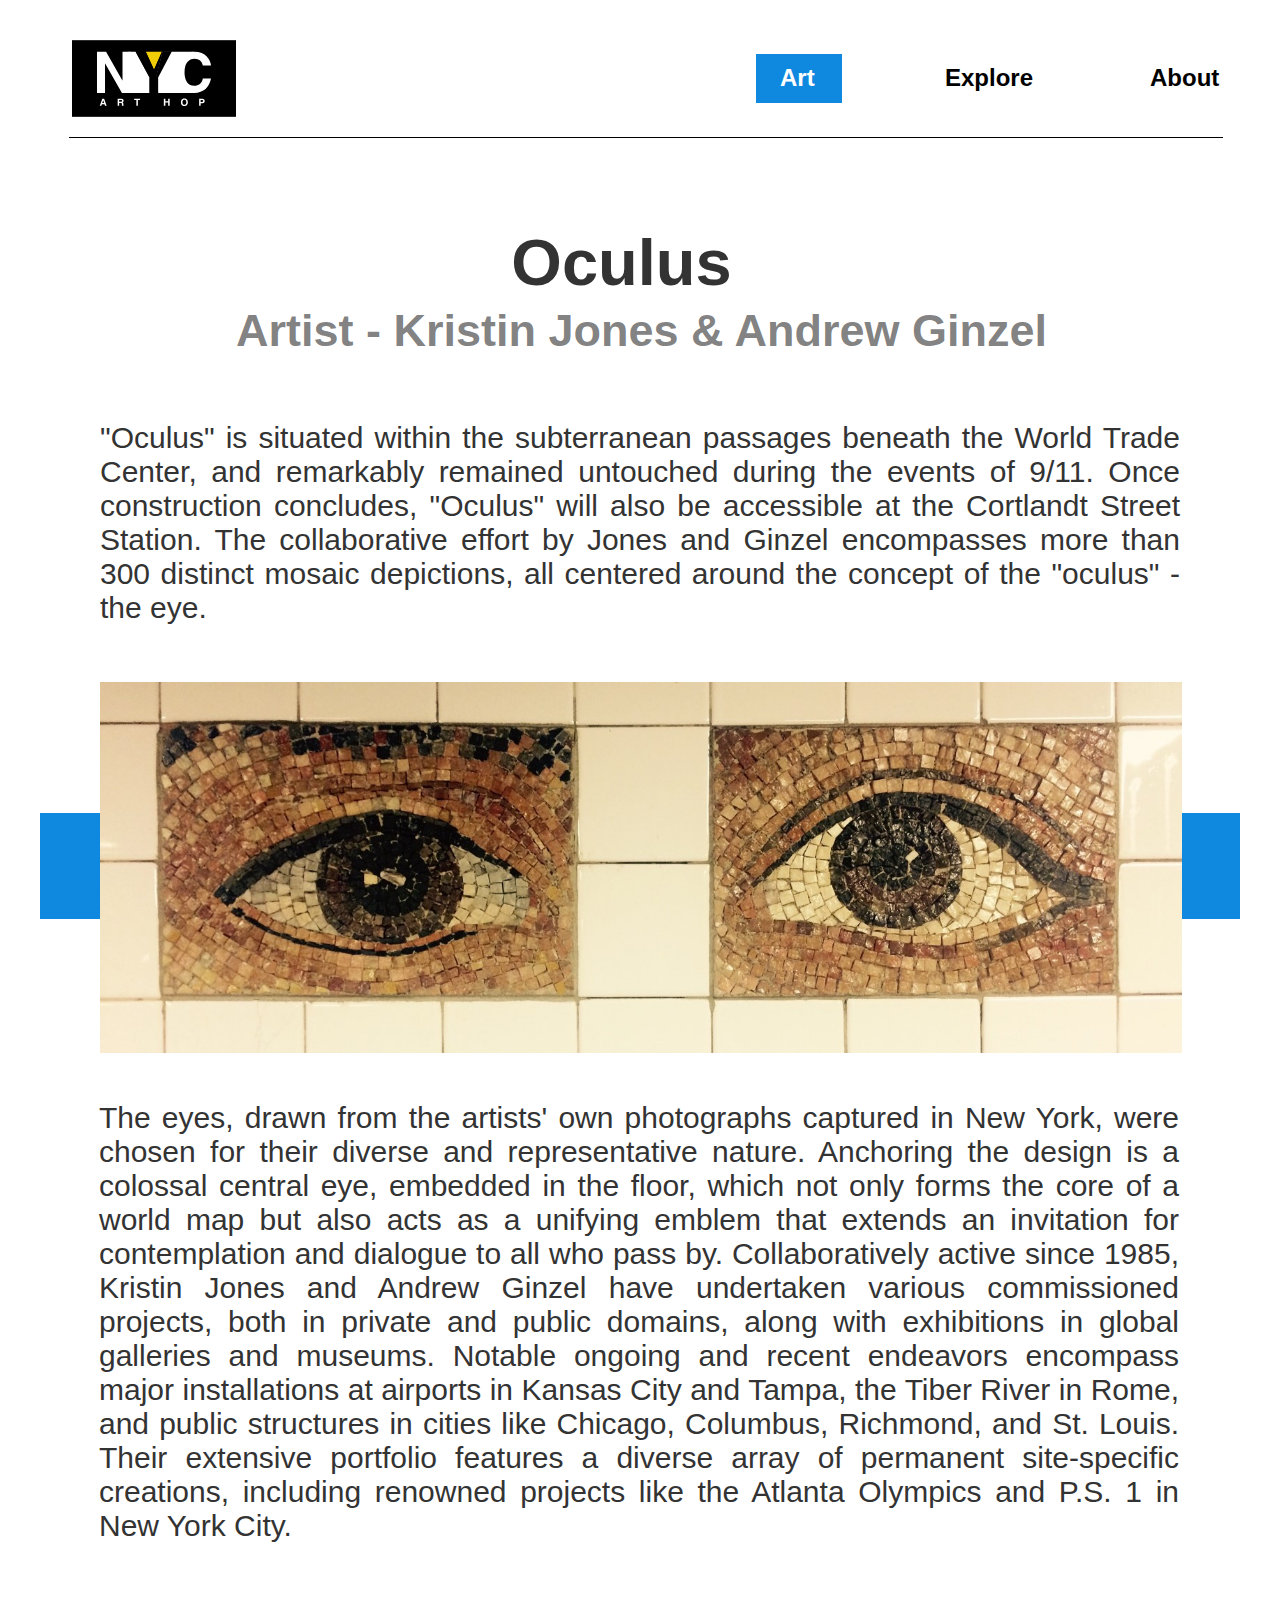
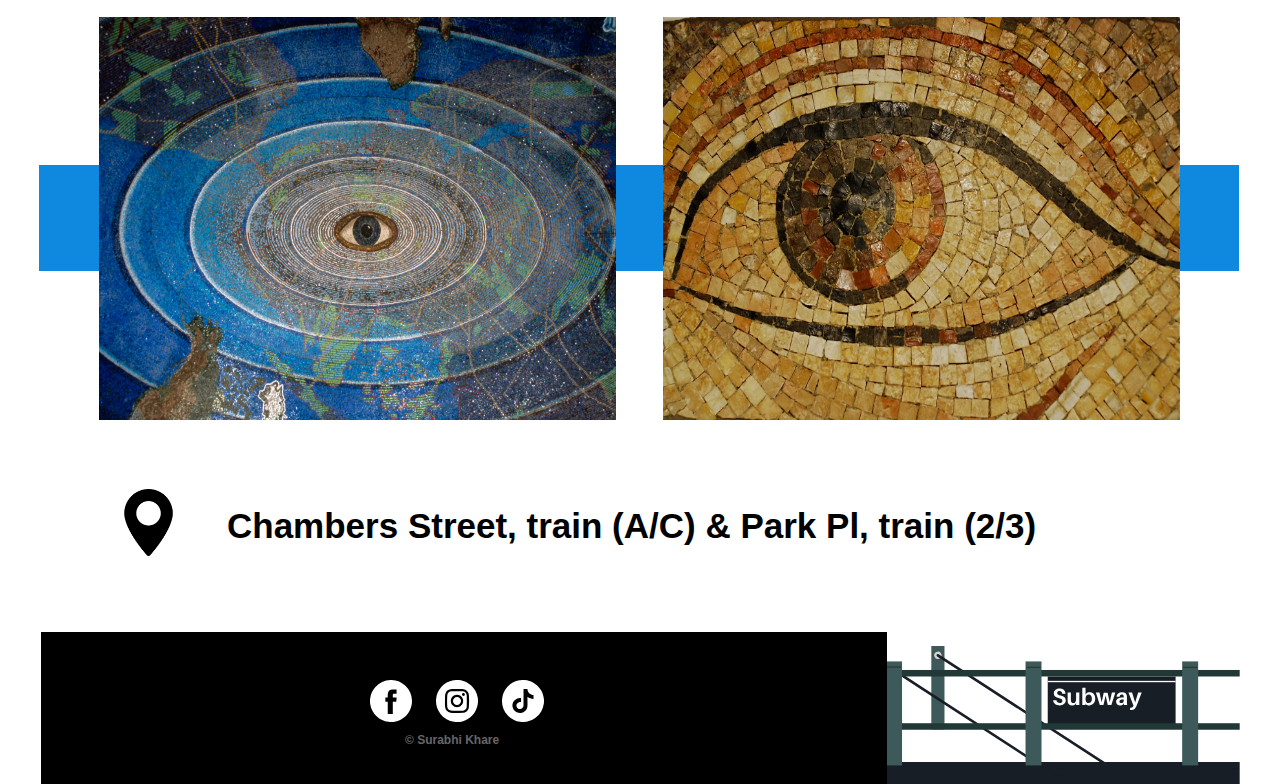
<file: exhibitions_1.html>
﻿<!DOCTYPE html>
<html>
  <head>
    <title>Exhibitions 1</title>
    <meta http-equiv="X-UA-Compatible" content="IE=edge"/>
    <meta http-equiv="content-type" content="text/html; charset=utf-8"/>
    <meta name="viewport" content="width=device-width, initial-scale=1">
    <link href="resources/css/axure_rp_page.css" type="text/css" rel="stylesheet"/>
    <link href="data/styles.css" type="text/css" rel="stylesheet"/>
    <link href="files/exhibitions_1/styles.css" type="text/css" rel="stylesheet"/>
    <script src="resources/scripts/jquery-3.2.1.min.js"></script>
    <script src="resources/scripts/axure/axQuery.js"></script>
    <script src="resources/scripts/axure/globals.js"></script>
    <script src="resources/scripts/axutils.js"></script>
    <script src="resources/scripts/axure/annotation.js"></script>
    <script src="resources/scripts/axure/axQuery.std.js"></script>
    <script src="resources/scripts/axure/doc.js"></script>
    <script src="resources/scripts/messagecenter.js"></script>
    <script src="resources/scripts/axure/events.js"></script>
    <script src="resources/scripts/axure/recording.js"></script>
    <script src="resources/scripts/axure/action.js"></script>
    <script src="resources/scripts/axure/expr.js"></script>
    <script src="resources/scripts/axure/geometry.js"></script>
    <script src="resources/scripts/axure/flyout.js"></script>
    <script src="resources/scripts/axure/model.js"></script>
    <script src="resources/scripts/axure/repeater.js"></script>
    <script src="resources/scripts/axure/sto.js"></script>
    <script src="resources/scripts/axure/utils.temp.js"></script>
    <script src="resources/scripts/axure/variables.js"></script>
    <script src="resources/scripts/axure/drag.js"></script>
    <script src="resources/scripts/axure/move.js"></script>
    <script src="resources/scripts/axure/visibility.js"></script>
    <script src="resources/scripts/axure/style.js"></script>
    <script src="resources/scripts/axure/adaptive.js"></script>
    <script src="resources/scripts/axure/tree.js"></script>
    <script src="resources/scripts/axure/init.temp.js"></script>
    <script src="resources/scripts/axure/legacy.js"></script>
    <script src="resources/scripts/axure/viewer.js"></script>
    <script src="resources/scripts/axure/math.js"></script>
    <script src="resources/scripts/axure/jquery.nicescroll.min.js"></script>
    <script src="data/document.js"></script>
    <script src="files/exhibitions_1/data.js"></script>
    <script type="text/javascript">
      $axure.utils.getTransparentGifPath = function() { return 'resources/images/transparent.gif'; };
      $axure.utils.getOtherPath = function() { return 'resources/Other.html'; };
      $axure.utils.getReloadPath = function() { return 'resources/reload.html'; };
    </script>
  </head>
  <body>
    <div id="base" class="">

      <!-- Unnamed (Rectangle) -->
      <div id="u594" class="ax_default box_2 ax_default_unplaced" style="display:none; visibility: hidden">
        <div id="u594_div" class=""></div>
        <div id="u594_text" class="text " style="display:none; visibility: hidden">
          <p></p>
        </div>
      </div>

      <!-- Unnamed (Rectangle) -->
      <div id="u595" class="ax_default box_3">
        <div id="u595_div" class=""></div>
        <div id="u595_text" class="text " style="display:none; visibility: hidden">
          <p></p>
        </div>
      </div>

      <!-- Unnamed (SVG) -->
      <div id="u596" class="ax_default image">
        <img id="u596_img" class="img " src="images/index/u1.svg"/>
        <div id="u596_text" class="text " style="display:none; visibility: hidden">
          <p></p>
        </div>
      </div>

      <!-- Unnamed (Line) -->
      <div id="u597" class="ax_default line">
        <img id="u597_img" class="img " src="images/index/u2.svg"/>
        <div id="u597_text" class="text " style="display:none; visibility: hidden">
          <p></p>
        </div>
      </div>

      <!-- Unnamed (Rectangle) -->
      <div id="u598" class="ax_default paragraph">
        <div id="u598_div" class=""></div>
        <div id="u598_text" class="text ">
          <p><span>Art</span></p>
        </div>
      </div>

      <!-- Unnamed (Rectangle) -->
      <div id="u599" class="ax_default paragraph">
        <div id="u599_div" class=""></div>
        <div id="u599_text" class="text ">
          <p><span>Explore</span></p>
        </div>
      </div>

      <!-- Unnamed (Rectangle) -->
      <div id="u600" class="ax_default paragraph">
        <div id="u600_div" class=""></div>
        <div id="u600_text" class="text ">
          <p><span>About</span></p>
        </div>
      </div>

      <!-- Unnamed (Rectangle) -->
      <div id="u601" class="ax_default box_2">
        <div id="u601_div" class=""></div>
        <div id="u601_text" class="text " style="display:none; visibility: hidden">
          <p></p>
        </div>
      </div>

      <!-- Unnamed (Rectangle) -->
      <div id="u602" class="ax_default box_2">
        <div id="u602_div" class=""></div>
        <div id="u602_text" class="text " style="display:none; visibility: hidden">
          <p></p>
        </div>
      </div>

      <!-- Unnamed (Rectangle) -->
      <div id="u603" class="ax_default paragraph">
        <div id="u603_div" class=""></div>
        <div id="u603_text" class="text ">
          <p><span>Oculus</span></p>
        </div>
      </div>

      <!-- Unnamed (Rectangle) -->
      <div id="u604" class="ax_default paragraph">
        <div id="u604_div" class=""></div>
        <div id="u604_text" class="text ">
          <p><span>&quot;Oculus&quot; is situated within the subterranean passages beneath the World Trade Center, and remarkably remained untouched during the events of 9/11. Once construction concludes, &quot;Oculus&quot; will also be accessible at the Cortlandt Street Station. The collaborative effort by Jones and Ginzel encompasses more than 300 distinct mosaic depictions, all centered around the concept of the &quot;oculus&quot; - the eye.</span></p>
        </div>
      </div>

      <!-- Unnamed (Rectangle) -->
      <div id="u605" class="ax_default paragraph">
        <div id="u605_div" class=""></div>
        <div id="u605_text" class="text ">
          <p><span>The eyes, drawn from the artists' own photographs captured in New York, were chosen for their diverse and representative nature. Anchoring the design is a colossal central eye, embedded in the floor, which not only forms the core of a world map but also acts as a unifying emblem that extends an invitation for contemplation and dialogue to all who pass by. Collaboratively active since 1985, Kristin Jones and Andrew Ginzel have undertaken various commissioned projects, both in private and public domains, along with exhibitions in global galleries and museums. Notable ongoing and recent endeavors encompass major installations at airports in Kansas City and Tampa, the Tiber River in Rome, and public structures in cities like Chicago, Columbus, Richmond, and St. Louis. Their extensive portfolio features a diverse array of permanent site-specific creations, including renowned projects like the Atlanta Olympics and P.S. 1 in New York City.</span></p>
        </div>
      </div>

      <!-- Unnamed (Image) -->
      <div id="u606" class="ax_default image">
        <img id="u606_img" class="img " src="images/artwork_1/u289.png"/>
        <div id="u606_text" class="text " style="display:none; visibility: hidden">
          <p></p>
        </div>
      </div>

      <!-- Unnamed (SVG) -->
      <div id="u607" class="ax_default image">
        <img id="u607_img" class="img " src="images/index/u14.svg"/>
        <div id="u607_text" class="text " style="display:none; visibility: hidden">
          <p></p>
        </div>
      </div>

      <!-- Unnamed (Rectangle) -->
      <div id="u608" class="ax_default box_3">
        <div id="u608_div" class=""></div>
        <div id="u608_text" class="text " style="display:none; visibility: hidden">
          <p></p>
        </div>
      </div>

      <!-- Unnamed (Rectangle) -->
      <div id="u609" class="ax_default paragraph">
        <div id="u609_div" class=""></div>
        <div id="u609_text" class="text ">
          <p><span>© Surabhi Khare</span></p>
        </div>
      </div>

      <!-- Unnamed (SVG) -->
      <div id="u610" class="ax_default image">
        <img id="u610_img" class="img " src="images/index/u27.svg"/>
        <div id="u610_text" class="text " style="display:none; visibility: hidden">
          <p></p>
        </div>
      </div>

      <!-- Unnamed (SVG) -->
      <div id="u611" class="ax_default image">
        <img id="u611_img" class="img " src="images/index/u28.svg"/>
        <div id="u611_text" class="text " style="display:none; visibility: hidden">
          <p></p>
        </div>
      </div>

      <!-- Unnamed (SVG) -->
      <div id="u612" class="ax_default image">
        <img id="u612_img" class="img " src="images/index/u29.svg"/>
        <div id="u612_text" class="text " style="display:none; visibility: hidden">
          <p></p>
        </div>
      </div>

      <!-- Unnamed (Image) -->
      <div id="u613" class="ax_default image">
        <img id="u613_img" class="img " src="images/exhibitions_1/u613.jpg"/>
        <div id="u613_text" class="text " style="display:none; visibility: hidden">
          <p></p>
        </div>
      </div>

      <!-- Unnamed (Image) -->
      <div id="u614" class="ax_default image">
        <img id="u614_img" class="img " src="images/exhibitions_1/u614.JPG"/>
        <div id="u614_text" class="text " style="display:none; visibility: hidden">
          <p></p>
        </div>
      </div>

      <!-- Unnamed (Rectangle) -->
      <div id="u615" class="ax_default paragraph">
        <div id="u615_div" class=""></div>
        <div id="u615_text" class="text ">
          <p><span>Artist - Kristin Jones &amp; Andrew Ginzel </span></p>
        </div>
      </div>

      <!-- Unnamed (Rectangle) -->
      <div id="u616" class="ax_default paragraph">
        <div id="u616_div" class=""></div>
        <div id="u616_text" class="text ">
          <p><span>Chambers Street, train (A/C) &amp; Park Pl, train (2/3) </span></p>
        </div>
      </div>

      <!-- Unnamed (Image) -->
      <div id="u617" class="ax_default image">
        <img id="u617_img" class="img " src="images/exhibitions_1/u617.jpg"/>
        <div id="u617_text" class="text " style="display:none; visibility: hidden">
          <p></p>
        </div>
      </div>

      <!-- Unnamed (SVG) -->
      <div id="u618" class="ax_default image ax_default_unplaced" style="display:none; visibility: hidden">
        <img id="u618_img" class="img " src="resources/images/transparent.gif"/>
        <div id="u618_text" class="text " style="display:none; visibility: hidden">
          <p></p>
        </div>
      </div>

      <!-- Unnamed (Rectangle) -->
      <div id="u619" class="ax_default box_3 ax_default_unplaced" style="display:none; visibility: hidden">
        <div id="u619_div" class=""></div>
        <div id="u619_text" class="text " style="display:none; visibility: hidden">
          <p></p>
        </div>
      </div>

      <!-- Unnamed (Rectangle) -->
      <div id="u620" class="ax_default paragraph ax_default_unplaced" style="display:none; visibility: hidden">
        <div id="u620_div" class=""></div>
        <div id="u620_text" class="text ">
          <p><span>© Surabhi Khare</span></p>
        </div>
      </div>

      <!-- Unnamed (Rectangle) -->
      <div id="u621" class="ax_default box_3 ax_default_unplaced" style="display:none; visibility: hidden">
        <div id="u621_div" class=""></div>
        <div id="u621_text" class="text " style="display:none; visibility: hidden">
          <p></p>
        </div>
      </div>

      <!-- Unnamed (SVG) -->
      <div id="u622" class="ax_default image ax_default_unplaced" style="display:none; visibility: hidden">
        <img id="u622_img" class="img " src="resources/images/transparent.gif"/>
        <div id="u622_text" class="text " style="display:none; visibility: hidden">
          <p></p>
        </div>
      </div>

      <!-- Unnamed (Line) -->
      <div id="u623" class="ax_default line ax_default_unplaced" style="display:none; visibility: hidden">
        <img id="u623_img" class="img " src="resources/images/transparent.gif"/>
        <div id="u623_text" class="text " style="display:none; visibility: hidden">
          <p></p>
        </div>
      </div>

      <!-- Unnamed (Rectangle) -->
      <div id="u624" class="ax_default paragraph ax_default_unplaced" style="display:none; visibility: hidden">
        <div id="u624_div" class=""></div>
        <div id="u624_text" class="text ">
          <p><span>Art</span></p>
        </div>
      </div>

      <!-- Unnamed (Rectangle) -->
      <div id="u625" class="ax_default paragraph ax_default_unplaced" style="display:none; visibility: hidden">
        <div id="u625_div" class=""></div>
        <div id="u625_text" class="text ">
          <p><span>Explore</span></p>
        </div>
      </div>

      <!-- Unnamed (Rectangle) -->
      <div id="u626" class="ax_default paragraph ax_default_unplaced" style="display:none; visibility: hidden">
        <div id="u626_div" class=""></div>
        <div id="u626_text" class="text ">
          <p><span>About</span></p>
        </div>
      </div>

      <!-- Unnamed (SVG) -->
      <div id="u627" class="ax_default image ax_default_unplaced" style="display:none; visibility: hidden">
        <img id="u627_img" class="img " src="resources/images/transparent.gif"/>
        <div id="u627_text" class="text " style="display:none; visibility: hidden">
          <p></p>
        </div>
      </div>

      <!-- Unnamed (SVG) -->
      <div id="u628" class="ax_default image ax_default_unplaced" style="display:none; visibility: hidden">
        <img id="u628_img" class="img " src="resources/images/transparent.gif"/>
        <div id="u628_text" class="text " style="display:none; visibility: hidden">
          <p></p>
        </div>
      </div>

      <!-- Unnamed (SVG) -->
      <div id="u629" class="ax_default image ax_default_unplaced" style="display:none; visibility: hidden">
        <img id="u629_img" class="img " src="resources/images/transparent.gif"/>
        <div id="u629_text" class="text " style="display:none; visibility: hidden">
          <p></p>
        </div>
      </div>

      <!-- Unnamed (SVG) -->
      <div id="u630" class="ax_default image ax_default_unplaced" style="display:none; visibility: hidden">
        <img id="u630_img" class="img " src="resources/images/transparent.gif"/>
        <div id="u630_text" class="text " style="display:none; visibility: hidden">
          <p></p>
        </div>
      </div>

      <!-- Unnamed (Rectangle) -->
      <div id="u631" class="ax_default box_3 ax_default_unplaced" style="display:none; visibility: hidden">
        <div id="u631_div" class=""></div>
        <div id="u631_text" class="text " style="display:none; visibility: hidden">
          <p></p>
        </div>
      </div>

      <!-- Unnamed (Rectangle) -->
      <div id="u632" class="ax_default paragraph ax_default_unplaced" style="display:none; visibility: hidden">
        <div id="u632_div" class=""></div>
        <div id="u632_text" class="text ">
          <p><span>© Surabhi Khare</span></p>
        </div>
      </div>

      <!-- Unnamed (SVG) -->
      <div id="u633" class="ax_default image ax_default_unplaced" style="display:none; visibility: hidden">
        <img id="u633_img" class="img " src="resources/images/transparent.gif"/>
        <div id="u633_text" class="text " style="display:none; visibility: hidden">
          <p></p>
        </div>
      </div>

      <!-- Unnamed (Dynamic Panel) -->
      <div id="u634" class="ax_default ax_default_unplaced" style="display:none; visibility: hidden">
        <div id="u634_state0" class="panel_state" data-label="State 1" style="">
          <div id="u634_state0_content" class="panel_state_content">

            <!-- Sticky header (Group) -->
            <div id="u635" class="ax_default ax_default_hidden" data-label="Sticky header" style="display:none; visibility: hidden" data-left="-8" data-top="-12" data-width="1920" data-height="180" layer-opacity="1">

              <!-- Unnamed (Rectangle) -->
              <div id="u636" class="ax_default box_3">
                <div id="u636_div" class=""></div>
                <div id="u636_text" class="text " style="display:none; visibility: hidden">
                  <p></p>
                </div>
              </div>

              <!-- Unnamed (SVG) -->
              <div id="u637" class="ax_default image">
                <img id="u637_img" class="img " src="images/index/u1.svg"/>
                <div id="u637_text" class="text " style="display:none; visibility: hidden">
                  <p></p>
                </div>
              </div>

              <!-- Unnamed (Rectangle) -->
              <div id="u638" class="ax_default paragraph">
                <div id="u638_div" class=""></div>
                <div id="u638_text" class="text ">
                  <p><span>Art</span></p>
                </div>
              </div>

              <!-- Unnamed (Rectangle) -->
              <div id="u639" class="ax_default paragraph">
                <div id="u639_div" class=""></div>
                <div id="u639_text" class="text ">
                  <p><span>Explore</span></p>
                </div>
              </div>

              <!-- Unnamed (Rectangle) -->
              <div id="u640" class="ax_default paragraph">
                <div id="u640_div" class=""></div>
                <div id="u640_text" class="text ">
                  <p><span>About</span></p>
                </div>
              </div>

              <!-- Unnamed (Rectangle) -->
              <div id="u641" class="ax_default paragraph">
                <div id="u641_div" class=""></div>
                <div id="u641_text" class="text ">
                  <p><span>Home</span></p>
                </div>
              </div>

              <!-- Unnamed (SVG) -->
              <div id="u642" class="ax_default image ax_default_unplaced" style="display:none; visibility: hidden">
                <img id="u642_img" class="img " src="resources/images/transparent.gif"/>
                <div id="u642_text" class="text " style="display:none; visibility: hidden">
                  <p></p>
                </div>
              </div>

              <!-- Unnamed (Image) -->
              <div id="u643" class="ax_default image ax_default_unplaced" style="display:none; visibility: hidden">
                <img id="u643_img" class="img " src="resources/images/transparent.gif"/>
                <div id="u643_text" class="text " style="display:none; visibility: hidden">
                  <p></p>
                </div>
              </div>
            </div>
          </div>
        </div>
      </div>

      <!-- Unnamed (Image) -->
      <div id="u644" class="ax_default image ax_default_unplaced" style="display:none; visibility: hidden">
        <img id="u644_img" class="img " src="resources/images/transparent.gif"/>
        <div id="u644_text" class="text " style="display:none; visibility: hidden">
          <p></p>
        </div>
      </div>

      <!-- Unnamed (SVG) -->
      <div id="u645" class="ax_default image ax_default_unplaced" style="display:none; visibility: hidden">
        <img id="u645_img" class="img " src="resources/images/transparent.gif"/>
        <div id="u645_text" class="text " style="display:none; visibility: hidden">
          <p></p>
        </div>
      </div>

      <!-- Unnamed (SVG) -->
      <div id="u646" class="ax_default image ax_default_unplaced" style="display:none; visibility: hidden">
        <img id="u646_img" class="img " src="resources/images/transparent.gif"/>
        <div id="u646_text" class="text " style="display:none; visibility: hidden">
          <p></p>
        </div>
      </div>

      <!-- Unnamed (SVG) -->
      <div id="u647" class="ax_default image ax_default_unplaced" style="display:none; visibility: hidden">
        <img id="u647_img" class="img " src="resources/images/transparent.gif"/>
        <div id="u647_text" class="text " style="display:none; visibility: hidden">
          <p></p>
        </div>
      </div>

      <!-- Unnamed (Dynamic Panel) -->
      <div id="u648" class="ax_default ax_default_unplaced" style="display:none; visibility: hidden">
        <div id="u648_state0" class="panel_state" data-label="State 1" style="">
          <div id="u648_state0_content" class="panel_state_content">

            <!-- Unnamed (Rectangle) -->
            <div id="u649" class="ax_default box_2 ax_default_unplaced" style="display:none; visibility: hidden">
              <div id="u649_div" class=""></div>
              <div id="u649_text" class="text " style="display:none; visibility: hidden">
                <p></p>
              </div>
            </div>

            <!-- Unnamed (Rectangle) -->
            <div id="u650" class="ax_default paragraph">
              <div id="u650_div" class=""></div>
              <div id="u650_text" class="text ">
                <p><span>Art</span></p>
              </div>
            </div>

            <!-- Unnamed (Rectangle) -->
            <div id="u651" class="ax_default paragraph">
              <div id="u651_div" class=""></div>
              <div id="u651_text" class="text ">
                <p><span>Explore</span></p>
              </div>
            </div>

            <!-- Unnamed (Rectangle) -->
            <div id="u652" class="ax_default paragraph">
              <div id="u652_div" class=""></div>
              <div id="u652_text" class="text ">
                <p><span>About</span></p>
              </div>
            </div>

            <!-- Unnamed (Group) -->
            <div id="u653" class="ax_default ax_default_unplaced" style="display:none; visibility: hidden" data-left="0" data-top="0" data-width="0" data-height="0" layer-opacity="1">

              <!-- Unnamed (Ellipse) -->
              <div id="u654" class="ax_default shape ax_default_unplaced" style="display:none; visibility: hidden">
                <img id="u654_img" class="img " src="resources/images/transparent.gif"/>
                <div id="u654_text" class="text " style="display:none; visibility: hidden">
                  <p></p>
                </div>
              </div>

              <!-- Unnamed (Image) -->
              <div id="u655" class="ax_default image ax_default_unplaced" style="display:none; visibility: hidden">
                <img id="u655_img" class="img " src="resources/images/transparent.gif"/>
                <div id="u655_text" class="text " style="display:none; visibility: hidden">
                  <p></p>
                </div>
              </div>
            </div>
          </div>
        </div>
      </div>

      <!-- Unnamed (Line) -->
      <div id="u656" class="ax_default line ax_default_unplaced" style="display:none; visibility: hidden">
        <img id="u656_img" class="img " src="resources/images/transparent.gif"/>
        <div id="u656_text" class="text " style="display:none; visibility: hidden">
          <p></p>
        </div>
      </div>

      <!-- Unnamed (Image) -->
      <div id="u657" class="ax_default image ax_default_unplaced" style="display:none; visibility: hidden">
        <img id="u657_img" class="img " src="resources/images/transparent.gif"/>
        <div id="u657_text" class="text " style="display:none; visibility: hidden">
          <p></p>
        </div>
      </div>

      <!-- Unnamed (Dynamic Panel) -->
      <div id="u658" class="ax_default ax_default_unplaced" style="display:none; visibility: hidden">
        <div id="u658_state0" class="panel_state" data-label="State 1" style="">
          <div id="u658_state0_content" class="panel_state_content">

            <!-- Unnamed (Rectangle) -->
            <div id="u659" class="ax_default box_2 ax_default_unplaced" style="display:none; visibility: hidden">
              <div id="u659_div" class=""></div>
              <div id="u659_text" class="text " style="display:none; visibility: hidden">
                <p></p>
              </div>
            </div>

            <!-- Unnamed (Rectangle) -->
            <div id="u660" class="ax_default paragraph">
              <div id="u660_div" class=""></div>
              <div id="u660_text" class="text ">
                <p><span>Art</span></p>
              </div>
            </div>

            <!-- Unnamed (Rectangle) -->
            <div id="u661" class="ax_default paragraph">
              <div id="u661_div" class=""></div>
              <div id="u661_text" class="text ">
                <p><span>Explore</span></p>
              </div>
            </div>

            <!-- Unnamed (Rectangle) -->
            <div id="u662" class="ax_default paragraph">
              <div id="u662_div" class=""></div>
              <div id="u662_text" class="text ">
                <p><span>About</span></p>
              </div>
            </div>

            <!-- Unnamed (Group) -->
            <div id="u663" class="ax_default ax_default_unplaced" style="display:none; visibility: hidden" data-left="0" data-top="0" data-width="0" data-height="0" layer-opacity="1">

              <!-- Unnamed (Ellipse) -->
              <div id="u664" class="ax_default shape ax_default_unplaced" style="display:none; visibility: hidden">
                <img id="u664_img" class="img " src="resources/images/transparent.gif"/>
                <div id="u664_text" class="text " style="display:none; visibility: hidden">
                  <p></p>
                </div>
              </div>

              <!-- Unnamed (Image) -->
              <div id="u665" class="ax_default image ax_default_unplaced" style="display:none; visibility: hidden">
                <img id="u665_img" class="img " src="resources/images/transparent.gif"/>
                <div id="u665_text" class="text " style="display:none; visibility: hidden">
                  <p></p>
                </div>
              </div>
            </div>
          </div>
        </div>
      </div>
    </div>
    <script src="resources/scripts/axure/ios.js"></script>
  </body>
</html>
</file>
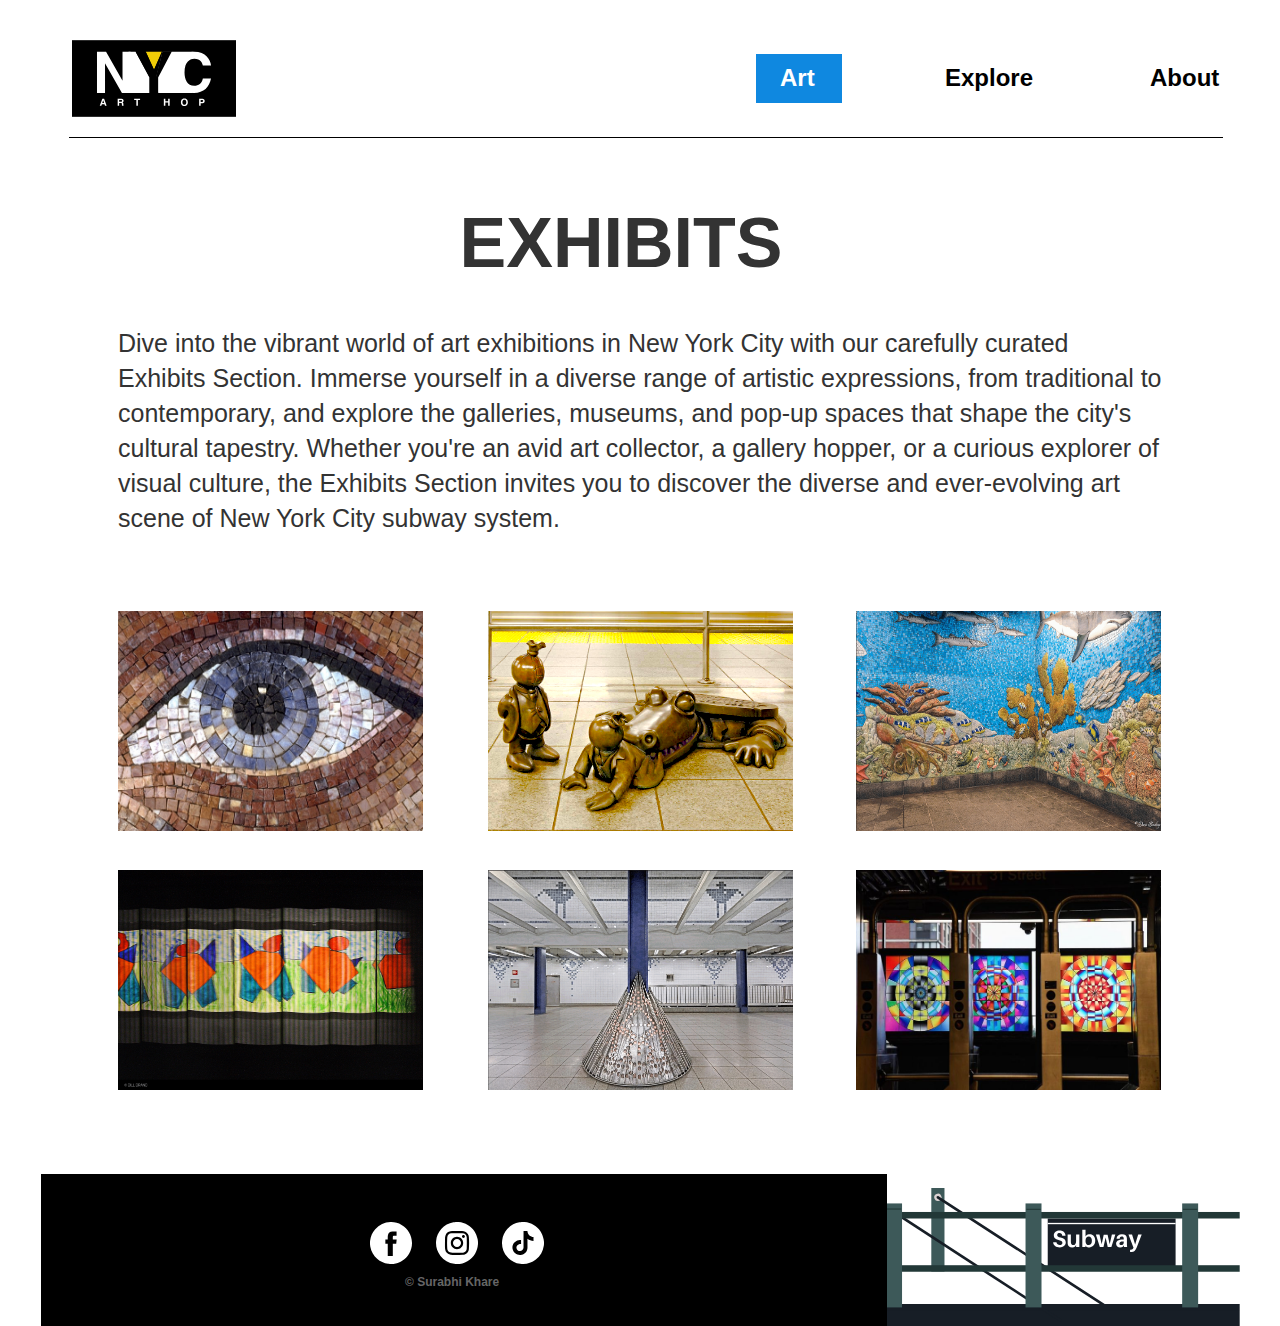
<file: exhibits.html>
﻿<!DOCTYPE html>
<html>
  <head>
    <title>Exhibits</title>
    <meta http-equiv="X-UA-Compatible" content="IE=edge"/>
    <meta http-equiv="content-type" content="text/html; charset=utf-8"/>
    <meta name="viewport" content="width=device-width, initial-scale=1">
    <link href="resources/css/axure_rp_page.css" type="text/css" rel="stylesheet"/>
    <link href="data/styles.css" type="text/css" rel="stylesheet"/>
    <link href="files/exhibits/styles.css" type="text/css" rel="stylesheet"/>
    <script src="resources/scripts/jquery-3.2.1.min.js"></script>
    <script src="resources/scripts/axure/axQuery.js"></script>
    <script src="resources/scripts/axure/globals.js"></script>
    <script src="resources/scripts/axutils.js"></script>
    <script src="resources/scripts/axure/annotation.js"></script>
    <script src="resources/scripts/axure/axQuery.std.js"></script>
    <script src="resources/scripts/axure/doc.js"></script>
    <script src="resources/scripts/messagecenter.js"></script>
    <script src="resources/scripts/axure/events.js"></script>
    <script src="resources/scripts/axure/recording.js"></script>
    <script src="resources/scripts/axure/action.js"></script>
    <script src="resources/scripts/axure/expr.js"></script>
    <script src="resources/scripts/axure/geometry.js"></script>
    <script src="resources/scripts/axure/flyout.js"></script>
    <script src="resources/scripts/axure/model.js"></script>
    <script src="resources/scripts/axure/repeater.js"></script>
    <script src="resources/scripts/axure/sto.js"></script>
    <script src="resources/scripts/axure/utils.temp.js"></script>
    <script src="resources/scripts/axure/variables.js"></script>
    <script src="resources/scripts/axure/drag.js"></script>
    <script src="resources/scripts/axure/move.js"></script>
    <script src="resources/scripts/axure/visibility.js"></script>
    <script src="resources/scripts/axure/style.js"></script>
    <script src="resources/scripts/axure/adaptive.js"></script>
    <script src="resources/scripts/axure/tree.js"></script>
    <script src="resources/scripts/axure/init.temp.js"></script>
    <script src="resources/scripts/axure/legacy.js"></script>
    <script src="resources/scripts/axure/viewer.js"></script>
    <script src="resources/scripts/axure/math.js"></script>
    <script src="resources/scripts/axure/jquery.nicescroll.min.js"></script>
    <script src="data/document.js"></script>
    <script src="files/exhibits/data.js"></script>
    <script type="text/javascript">
      $axure.utils.getTransparentGifPath = function() { return 'resources/images/transparent.gif'; };
      $axure.utils.getOtherPath = function() { return 'resources/Other.html'; };
      $axure.utils.getReloadPath = function() { return 'resources/reload.html'; };
    </script>
  </head>
  <body>
    <div id="base" class="">

      <!-- Unnamed (Rectangle) -->
      <div id="u506" class="ax_default box_3">
        <div id="u506_div" class=""></div>
        <div id="u506_text" class="text " style="display:none; visibility: hidden">
          <p></p>
        </div>
      </div>

      <!-- Unnamed (SVG) -->
      <div id="u507" class="ax_default image">
        <img id="u507_img" class="img " src="images/index/u1.svg"/>
        <div id="u507_text" class="text " style="display:none; visibility: hidden">
          <p></p>
        </div>
      </div>

      <!-- Unnamed (Line) -->
      <div id="u508" class="ax_default line">
        <img id="u508_img" class="img " src="images/index/u2.svg"/>
        <div id="u508_text" class="text " style="display:none; visibility: hidden">
          <p></p>
        </div>
      </div>

      <!-- Unnamed (Rectangle) -->
      <div id="u509" class="ax_default paragraph">
        <div id="u509_div" class=""></div>
        <div id="u509_text" class="text ">
          <p><span>Art</span></p>
        </div>
      </div>

      <!-- Unnamed (Rectangle) -->
      <div id="u510" class="ax_default paragraph">
        <div id="u510_div" class=""></div>
        <div id="u510_text" class="text ">
          <p><span>Explore</span></p>
        </div>
      </div>

      <!-- Unnamed (Rectangle) -->
      <div id="u511" class="ax_default paragraph">
        <div id="u511_div" class=""></div>
        <div id="u511_text" class="text ">
          <p><span>About</span></p>
        </div>
      </div>

      <!-- Unnamed (Rectangle) -->
      <div id="u512" class="ax_default paragraph">
        <div id="u512_div" class=""></div>
        <div id="u512_text" class="text ">
          <p><span>EXHIBITS</span></p>
        </div>
      </div>

      <!-- Unnamed (Rectangle) -->
      <div id="u513" class="ax_default paragraph">
        <div id="u513_div" class=""></div>
        <div id="u513_text" class="text ">
          <p><span>Dive into the vibrant world of art exhibitions in New York City with our carefully curated Exhibits Section. Immerse yourself in a diverse range of artistic expressions, from traditional to contemporary, and explore the galleries, museums, and pop-up spaces that shape the city's cultural tapestry. Whether you're an avid art collector, a gallery hopper, or a curious explorer of visual culture, the Exhibits Section invites you to discover the diverse and ever-evolving art scene of New York City subway system.</span></p>
        </div>
      </div>

      <!-- Unnamed (Image) -->
      <div id="u514" class="ax_default image">
        <img id="u514_img" class="img " src="images/exhibits/u514.jpg"/>
        <div id="u514_text" class="text " style="display:none; visibility: hidden">
          <p></p>
        </div>
      </div>

      <!-- Unnamed (Image) -->
      <div id="u515" class="ax_default image">
        <img id="u515_img" class="img " src="images/exhibits/u515.svg"/>
        <div id="u515_text" class="text " style="display:none; visibility: hidden">
          <p></p>
        </div>
      </div>

      <!-- Unnamed (Image) -->
      <div id="u516" class="ax_default image">
        <img id="u516_img" class="img " src="images/exhibits/u516.png"/>
        <div id="u516_text" class="text " style="display:none; visibility: hidden">
          <p></p>
        </div>
      </div>

      <!-- Unnamed (Image) -->
      <div id="u517" class="ax_default image">
        <img id="u517_img" class="img " src="images/exhibits/u517.jpg"/>
        <div id="u517_text" class="text " style="display:none; visibility: hidden">
          <p></p>
        </div>
      </div>

      <!-- Unnamed (Image) -->
      <div id="u518" class="ax_default image">
        <img id="u518_img" class="img " src="images/exhibits/u518.png"/>
        <div id="u518_text" class="text " style="display:none; visibility: hidden">
          <p></p>
        </div>
      </div>

      <!-- Unnamed (Image) -->
      <div id="u519" class="ax_default image">
        <img id="u519_img" class="img " src="images/exhibits/u519.jpg"/>
        <div id="u519_text" class="text " style="display:none; visibility: hidden">
          <p></p>
        </div>
      </div>

      <!-- Unnamed (SVG) -->
      <div id="u520" class="ax_default image">
        <img id="u520_img" class="img " src="images/index/u14.svg"/>
        <div id="u520_text" class="text " style="display:none; visibility: hidden">
          <p></p>
        </div>
      </div>

      <!-- Unnamed (Rectangle) -->
      <div id="u521" class="ax_default box_3">
        <div id="u521_div" class=""></div>
        <div id="u521_text" class="text " style="display:none; visibility: hidden">
          <p></p>
        </div>
      </div>

      <!-- Unnamed (Rectangle) -->
      <div id="u522" class="ax_default paragraph">
        <div id="u522_div" class=""></div>
        <div id="u522_text" class="text ">
          <p><span>© Surabhi Khare</span></p>
        </div>
      </div>

      <!-- Unnamed (SVG) -->
      <div id="u523" class="ax_default image">
        <img id="u523_img" class="img " src="images/index/u27.svg"/>
        <div id="u523_text" class="text " style="display:none; visibility: hidden">
          <p></p>
        </div>
      </div>

      <!-- Unnamed (SVG) -->
      <div id="u524" class="ax_default image">
        <img id="u524_img" class="img " src="images/index/u28.svg"/>
        <div id="u524_text" class="text " style="display:none; visibility: hidden">
          <p></p>
        </div>
      </div>

      <!-- Unnamed (SVG) -->
      <div id="u525" class="ax_default image">
        <img id="u525_img" class="img " src="images/index/u29.svg"/>
        <div id="u525_text" class="text " style="display:none; visibility: hidden">
          <p></p>
        </div>
      </div>

      <!-- Unnamed (Group) -->
      <div id="u526" class="ax_default" data-left="96" data-top="680" data-width="508" data-height="365" layer-opacity="0">

        <!-- Unnamed (Rectangle) -->
        <div id="u527" class="ax_default box_2">
          <div id="u527_div" class=""></div>
          <div id="u527_text" class="text " style="display:none; visibility: hidden">
            <p></p>
          </div>
        </div>

        <!-- Unnamed (Rectangle) -->
        <div id="u528" class="ax_default paragraph">
          <div id="u528_div" class=""></div>
          <div id="u528_text" class="text ">
            <p><span>Oculus</span></p>
          </div>
        </div>
      </div>

      <!-- Unnamed (Group) -->
      <div id="u529" class="ax_default" data-left="708" data-top="680" data-width="508" data-height="365" layer-opacity="0">

        <!-- Unnamed (Rectangle) -->
        <div id="u530" class="ax_default box_2">
          <div id="u530_div" class=""></div>
          <div id="u530_text" class="text " style="display:none; visibility: hidden">
            <p></p>
          </div>
        </div>

        <!-- Unnamed (Rectangle) -->
        <div id="u531" class="ax_default paragraph">
          <div id="u531_div" class=""></div>
          <div id="u531_text" class="text ">
            <p><span>Life Underground</span></p>
          </div>
        </div>
      </div>

      <!-- Unnamed (Group) -->
      <div id="u532" class="ax_default" data-left="1321" data-top="680" data-width="508" data-height="365" layer-opacity="0">

        <!-- Unnamed (Rectangle) -->
        <div id="u533" class="ax_default box_2">
          <div id="u533_div" class=""></div>
          <div id="u533_text" class="text " style="display:none; visibility: hidden">
            <p></p>
          </div>
        </div>

        <!-- Unnamed (Rectangle) -->
        <div id="u534" class="ax_default paragraph">
          <div id="u534_div" class=""></div>
          <div id="u534_text" class="text ">
            <p><span>For Want of A Nail</span></p>
          </div>
        </div>
      </div>

      <!-- Unnamed (Group) -->
      <div id="u535" class="ax_default" data-left="96" data-top="1109" data-width="508" data-height="365" layer-opacity="0">

        <!-- Unnamed (Rectangle) -->
        <div id="u536" class="ax_default box_2">
          <div id="u536_div" class=""></div>
          <div id="u536_text" class="text " style="display:none; visibility: hidden">
            <p></p>
          </div>
        </div>

        <!-- Unnamed (Rectangle) -->
        <div id="u537" class="ax_default paragraph">
          <div id="u537_div" class=""></div>
          <div id="u537_text" class="text ">
            <p><span>Masstransiscope</span></p>
          </div>
        </div>
      </div>

      <!-- Unnamed (Group) -->
      <div id="u538" class="ax_default" data-left="709" data-top="1109" data-width="508" data-height="365" layer-opacity="0">

        <!-- Unnamed (Rectangle) -->
        <div id="u539" class="ax_default box_2">
          <div id="u539_div" class=""></div>
          <div id="u539_text" class="text " style="display:none; visibility: hidden">
            <p></p>
          </div>
        </div>

        <!-- Unnamed (Rectangle) -->
        <div id="u540" class="ax_default paragraph">
          <div id="u540_div" class=""></div>
          <div id="u540_text" class="text ">
            <p><span>Signal</span></p>
          </div>
        </div>
      </div>

      <!-- Unnamed (Group) -->
      <div id="u541" class="ax_default" data-left="1322" data-top="1109" data-width="508" data-height="365" layer-opacity="0">

        <!-- Unnamed (Rectangle) -->
        <div id="u542" class="ax_default box_2">
          <div id="u542_div" class=""></div>
          <div id="u542_text" class="text " style="display:none; visibility: hidden">
            <p></p>
          </div>
        </div>

        <!-- Unnamed (Rectangle) -->
        <div id="u543" class="ax_default paragraph">
          <div id="u543_div" class=""></div>
          <div id="u543_text" class="text ">
            <p><span>I am a Rainbow Too</span></p>
          </div>
        </div>
      </div>

      <!-- Unnamed (Rectangle) -->
      <div id="u544" class="ax_default paragraph ax_default_unplaced" style="display:none; visibility: hidden">
        <div id="u544_div" class=""></div>
        <div id="u544_text" class="text ">
          <p><span>EXHIBITS</span></p>
        </div>
      </div>

      <!-- Unnamed (Rectangle) -->
      <div id="u545" class="ax_default paragraph ax_default_unplaced" style="display:none; visibility: hidden">
        <div id="u545_div" class=""></div>
        <div id="u545_text" class="text ">
          <p><span>Dive into the vibrant world of art exhibitions in New York City with our carefully curated Exhibits Section. Immerse yourself in a diverse range of artistic expressions, from traditional to contemporary, and explore the galleries, museums, and pop-up spaces that shape the city's cultural tapestry. Whether you're an avid art collector, a gallery hopper, or a curious explorer of visual culture, the Exhibits Section invites you to discover the diverse and ever-evolving art scene of New York City subway system.</span></p>
        </div>
      </div>

      <!-- Unnamed (SVG) -->
      <div id="u546" class="ax_default image ax_default_unplaced" style="display:none; visibility: hidden">
        <img id="u546_img" class="img " src="resources/images/transparent.gif"/>
        <div id="u546_text" class="text " style="display:none; visibility: hidden">
          <p></p>
        </div>
      </div>

      <!-- Unnamed (Rectangle) -->
      <div id="u547" class="ax_default box_3 ax_default_unplaced" style="display:none; visibility: hidden">
        <div id="u547_div" class=""></div>
        <div id="u547_text" class="text " style="display:none; visibility: hidden">
          <p></p>
        </div>
      </div>

      <!-- Unnamed (Rectangle) -->
      <div id="u548" class="ax_default paragraph ax_default_unplaced" style="display:none; visibility: hidden">
        <div id="u548_div" class=""></div>
        <div id="u548_text" class="text ">
          <p><span>© Surabhi Khare</span></p>
        </div>
      </div>

      <!-- Unnamed (Rectangle) -->
      <div id="u549" class="ax_default box_3 ax_default_unplaced" style="display:none; visibility: hidden">
        <div id="u549_div" class=""></div>
        <div id="u549_text" class="text " style="display:none; visibility: hidden">
          <p></p>
        </div>
      </div>

      <!-- Unnamed (SVG) -->
      <div id="u550" class="ax_default image ax_default_unplaced" style="display:none; visibility: hidden">
        <img id="u550_img" class="img " src="resources/images/transparent.gif"/>
        <div id="u550_text" class="text " style="display:none; visibility: hidden">
          <p></p>
        </div>
      </div>

      <!-- Unnamed (Line) -->
      <div id="u551" class="ax_default line ax_default_unplaced" style="display:none; visibility: hidden">
        <img id="u551_img" class="img " src="resources/images/transparent.gif"/>
        <div id="u551_text" class="text " style="display:none; visibility: hidden">
          <p></p>
        </div>
      </div>

      <!-- Unnamed (Rectangle) -->
      <div id="u552" class="ax_default paragraph ax_default_unplaced" style="display:none; visibility: hidden">
        <div id="u552_div" class=""></div>
        <div id="u552_text" class="text ">
          <p><span>Art</span></p>
        </div>
      </div>

      <!-- Unnamed (Rectangle) -->
      <div id="u553" class="ax_default paragraph ax_default_unplaced" style="display:none; visibility: hidden">
        <div id="u553_div" class=""></div>
        <div id="u553_text" class="text ">
          <p><span>Explore</span></p>
        </div>
      </div>

      <!-- Unnamed (Rectangle) -->
      <div id="u554" class="ax_default paragraph ax_default_unplaced" style="display:none; visibility: hidden">
        <div id="u554_div" class=""></div>
        <div id="u554_text" class="text ">
          <p><span>About</span></p>
        </div>
      </div>

      <!-- Unnamed (SVG) -->
      <div id="u555" class="ax_default image ax_default_unplaced" style="display:none; visibility: hidden">
        <img id="u555_img" class="img " src="resources/images/transparent.gif"/>
        <div id="u555_text" class="text " style="display:none; visibility: hidden">
          <p></p>
        </div>
      </div>

      <!-- Unnamed (SVG) -->
      <div id="u556" class="ax_default image ax_default_unplaced" style="display:none; visibility: hidden">
        <img id="u556_img" class="img " src="resources/images/transparent.gif"/>
        <div id="u556_text" class="text " style="display:none; visibility: hidden">
          <p></p>
        </div>
      </div>

      <!-- Unnamed (SVG) -->
      <div id="u557" class="ax_default image ax_default_unplaced" style="display:none; visibility: hidden">
        <img id="u557_img" class="img " src="resources/images/transparent.gif"/>
        <div id="u557_text" class="text " style="display:none; visibility: hidden">
          <p></p>
        </div>
      </div>

      <!-- Unnamed (Image) -->
      <div id="u558" class="ax_default image ax_default_unplaced" style="display:none; visibility: hidden">
        <img id="u558_img" class="img " src="resources/images/transparent.gif"/>
        <div id="u558_text" class="text " style="display:none; visibility: hidden">
          <p></p>
        </div>
      </div>

      <!-- Unnamed (SVG) -->
      <div id="u559" class="ax_default image ax_default_unplaced" style="display:none; visibility: hidden">
        <img id="u559_img" class="img " src="resources/images/transparent.gif"/>
        <div id="u559_text" class="text " style="display:none; visibility: hidden">
          <p></p>
        </div>
      </div>

      <!-- Unnamed (Rectangle) -->
      <div id="u560" class="ax_default box_3 ax_default_unplaced" style="display:none; visibility: hidden">
        <div id="u560_div" class=""></div>
        <div id="u560_text" class="text " style="display:none; visibility: hidden">
          <p></p>
        </div>
      </div>

      <!-- Unnamed (Rectangle) -->
      <div id="u561" class="ax_default paragraph ax_default_unplaced" style="display:none; visibility: hidden">
        <div id="u561_div" class=""></div>
        <div id="u561_text" class="text ">
          <p><span>© Surabhi Khare</span></p>
        </div>
      </div>

      <!-- Unnamed (SVG) -->
      <div id="u562" class="ax_default image ax_default_unplaced" style="display:none; visibility: hidden">
        <img id="u562_img" class="img " src="resources/images/transparent.gif"/>
        <div id="u562_text" class="text " style="display:none; visibility: hidden">
          <p></p>
        </div>
      </div>

      <!-- Unnamed (SVG) -->
      <div id="u563" class="ax_default image ax_default_unplaced" style="display:none; visibility: hidden">
        <img id="u563_img" class="img " src="resources/images/transparent.gif"/>
        <div id="u563_text" class="text " style="display:none; visibility: hidden">
          <p></p>
        </div>
      </div>

      <!-- Unnamed (SVG) -->
      <div id="u564" class="ax_default image ax_default_unplaced" style="display:none; visibility: hidden">
        <img id="u564_img" class="img " src="resources/images/transparent.gif"/>
        <div id="u564_text" class="text " style="display:none; visibility: hidden">
          <p></p>
        </div>
      </div>

      <!-- Unnamed (SVG) -->
      <div id="u565" class="ax_default image ax_default_unplaced" style="display:none; visibility: hidden">
        <img id="u565_img" class="img " src="resources/images/transparent.gif"/>
        <div id="u565_text" class="text " style="display:none; visibility: hidden">
          <p></p>
        </div>
      </div>

      <!-- Unnamed (Line) -->
      <div id="u566" class="ax_default line ax_default_unplaced" style="display:none; visibility: hidden">
        <img id="u566_img" class="img " src="resources/images/transparent.gif"/>
        <div id="u566_text" class="text " style="display:none; visibility: hidden">
          <p></p>
        </div>
      </div>

      <!-- Unnamed (Dynamic Panel) -->
      <div id="u567" class="ax_default ax_default_unplaced" style="display:none; visibility: hidden">
        <div id="u567_state0" class="panel_state" data-label="State 1" style="">
          <div id="u567_state0_content" class="panel_state_content">

            <!-- Sticky header (Group) -->
            <div id="u568" class="ax_default ax_default_hidden" data-label="Sticky header" style="display:none; visibility: hidden" data-left="-8" data-top="-12" data-width="1920" data-height="180" layer-opacity="1">

              <!-- Unnamed (Rectangle) -->
              <div id="u569" class="ax_default box_3">
                <div id="u569_div" class=""></div>
                <div id="u569_text" class="text " style="display:none; visibility: hidden">
                  <p></p>
                </div>
              </div>

              <!-- Unnamed (SVG) -->
              <div id="u570" class="ax_default image">
                <img id="u570_img" class="img " src="images/index/u1.svg"/>
                <div id="u570_text" class="text " style="display:none; visibility: hidden">
                  <p></p>
                </div>
              </div>

              <!-- Unnamed (Rectangle) -->
              <div id="u571" class="ax_default paragraph">
                <div id="u571_div" class=""></div>
                <div id="u571_text" class="text ">
                  <p><span>Art</span></p>
                </div>
              </div>

              <!-- Unnamed (Rectangle) -->
              <div id="u572" class="ax_default paragraph">
                <div id="u572_div" class=""></div>
                <div id="u572_text" class="text ">
                  <p><span>Explore</span></p>
                </div>
              </div>

              <!-- Unnamed (Rectangle) -->
              <div id="u573" class="ax_default paragraph">
                <div id="u573_div" class=""></div>
                <div id="u573_text" class="text ">
                  <p><span>About</span></p>
                </div>
              </div>

              <!-- Unnamed (Rectangle) -->
              <div id="u574" class="ax_default paragraph">
                <div id="u574_div" class=""></div>
                <div id="u574_text" class="text ">
                  <p><span>Home</span></p>
                </div>
              </div>

              <!-- Unnamed (SVG) -->
              <div id="u575" class="ax_default image ax_default_unplaced" style="display:none; visibility: hidden">
                <img id="u575_img" class="img " src="resources/images/transparent.gif"/>
                <div id="u575_text" class="text " style="display:none; visibility: hidden">
                  <p></p>
                </div>
              </div>

              <!-- Unnamed (Image) -->
              <div id="u576" class="ax_default image ax_default_unplaced" style="display:none; visibility: hidden">
                <img id="u576_img" class="img " src="resources/images/transparent.gif"/>
                <div id="u576_text" class="text " style="display:none; visibility: hidden">
                  <p></p>
                </div>
              </div>
            </div>
          </div>
        </div>
      </div>

      <!-- Unnamed (Dynamic Panel) -->
      <div id="u577" class="ax_default ax_default_unplaced" style="display:none; visibility: hidden">
        <div id="u577_state0" class="panel_state" data-label="State 1" style="">
          <div id="u577_state0_content" class="panel_state_content">

            <!-- Unnamed (Rectangle) -->
            <div id="u578" class="ax_default box_2 ax_default_unplaced" style="display:none; visibility: hidden">
              <div id="u578_div" class=""></div>
              <div id="u578_text" class="text " style="display:none; visibility: hidden">
                <p></p>
              </div>
            </div>

            <!-- Unnamed (Rectangle) -->
            <div id="u579" class="ax_default paragraph">
              <div id="u579_div" class=""></div>
              <div id="u579_text" class="text ">
                <p><span>Art</span></p>
              </div>
            </div>

            <!-- Unnamed (Rectangle) -->
            <div id="u580" class="ax_default paragraph">
              <div id="u580_div" class=""></div>
              <div id="u580_text" class="text ">
                <p><span>Explore</span></p>
              </div>
            </div>

            <!-- Unnamed (Rectangle) -->
            <div id="u581" class="ax_default paragraph">
              <div id="u581_div" class=""></div>
              <div id="u581_text" class="text ">
                <p><span>About</span></p>
              </div>
            </div>

            <!-- Unnamed (Group) -->
            <div id="u582" class="ax_default ax_default_unplaced" style="display:none; visibility: hidden" data-left="0" data-top="0" data-width="0" data-height="0" layer-opacity="1">

              <!-- Unnamed (Ellipse) -->
              <div id="u583" class="ax_default shape ax_default_unplaced" style="display:none; visibility: hidden">
                <img id="u583_img" class="img " src="resources/images/transparent.gif"/>
                <div id="u583_text" class="text " style="display:none; visibility: hidden">
                  <p></p>
                </div>
              </div>

              <!-- Unnamed (Image) -->
              <div id="u584" class="ax_default image ax_default_unplaced" style="display:none; visibility: hidden">
                <img id="u584_img" class="img " src="resources/images/transparent.gif"/>
                <div id="u584_text" class="text " style="display:none; visibility: hidden">
                  <p></p>
                </div>
              </div>
            </div>
          </div>
        </div>
      </div>

      <!-- Unnamed (Image) -->
      <div id="u585" class="ax_default image ax_default_unplaced" style="display:none; visibility: hidden">
        <img id="u585_img" class="img " src="resources/images/transparent.gif"/>
        <div id="u585_text" class="text " style="display:none; visibility: hidden">
          <p></p>
        </div>
      </div>

      <!-- Unnamed (Dynamic Panel) -->
      <div id="u586" class="ax_default ax_default_unplaced" style="display:none; visibility: hidden">
        <div id="u586_state0" class="panel_state" data-label="State 1" style="">
          <div id="u586_state0_content" class="panel_state_content">

            <!-- Unnamed (Rectangle) -->
            <div id="u587" class="ax_default box_2 ax_default_unplaced" style="display:none; visibility: hidden">
              <div id="u587_div" class=""></div>
              <div id="u587_text" class="text " style="display:none; visibility: hidden">
                <p></p>
              </div>
            </div>

            <!-- Unnamed (Rectangle) -->
            <div id="u588" class="ax_default paragraph">
              <div id="u588_div" class=""></div>
              <div id="u588_text" class="text ">
                <p><span>Art</span></p>
              </div>
            </div>

            <!-- Unnamed (Rectangle) -->
            <div id="u589" class="ax_default paragraph">
              <div id="u589_div" class=""></div>
              <div id="u589_text" class="text ">
                <p><span>Explore</span></p>
              </div>
            </div>

            <!-- Unnamed (Rectangle) -->
            <div id="u590" class="ax_default paragraph">
              <div id="u590_div" class=""></div>
              <div id="u590_text" class="text ">
                <p><span>About</span></p>
              </div>
            </div>

            <!-- Unnamed (Group) -->
            <div id="u591" class="ax_default ax_default_unplaced" style="display:none; visibility: hidden" data-left="0" data-top="0" data-width="0" data-height="0" layer-opacity="1">

              <!-- Unnamed (Ellipse) -->
              <div id="u592" class="ax_default shape ax_default_unplaced" style="display:none; visibility: hidden">
                <img id="u592_img" class="img " src="resources/images/transparent.gif"/>
                <div id="u592_text" class="text " style="display:none; visibility: hidden">
                  <p></p>
                </div>
              </div>

              <!-- Unnamed (Image) -->
              <div id="u593" class="ax_default image ax_default_unplaced" style="display:none; visibility: hidden">
                <img id="u593_img" class="img " src="resources/images/transparent.gif"/>
                <div id="u593_text" class="text " style="display:none; visibility: hidden">
                  <p></p>
                </div>
              </div>
            </div>
          </div>
        </div>
      </div>
    </div>
    <script src="resources/scripts/axure/ios.js"></script>
  </body>
</html>
</file>
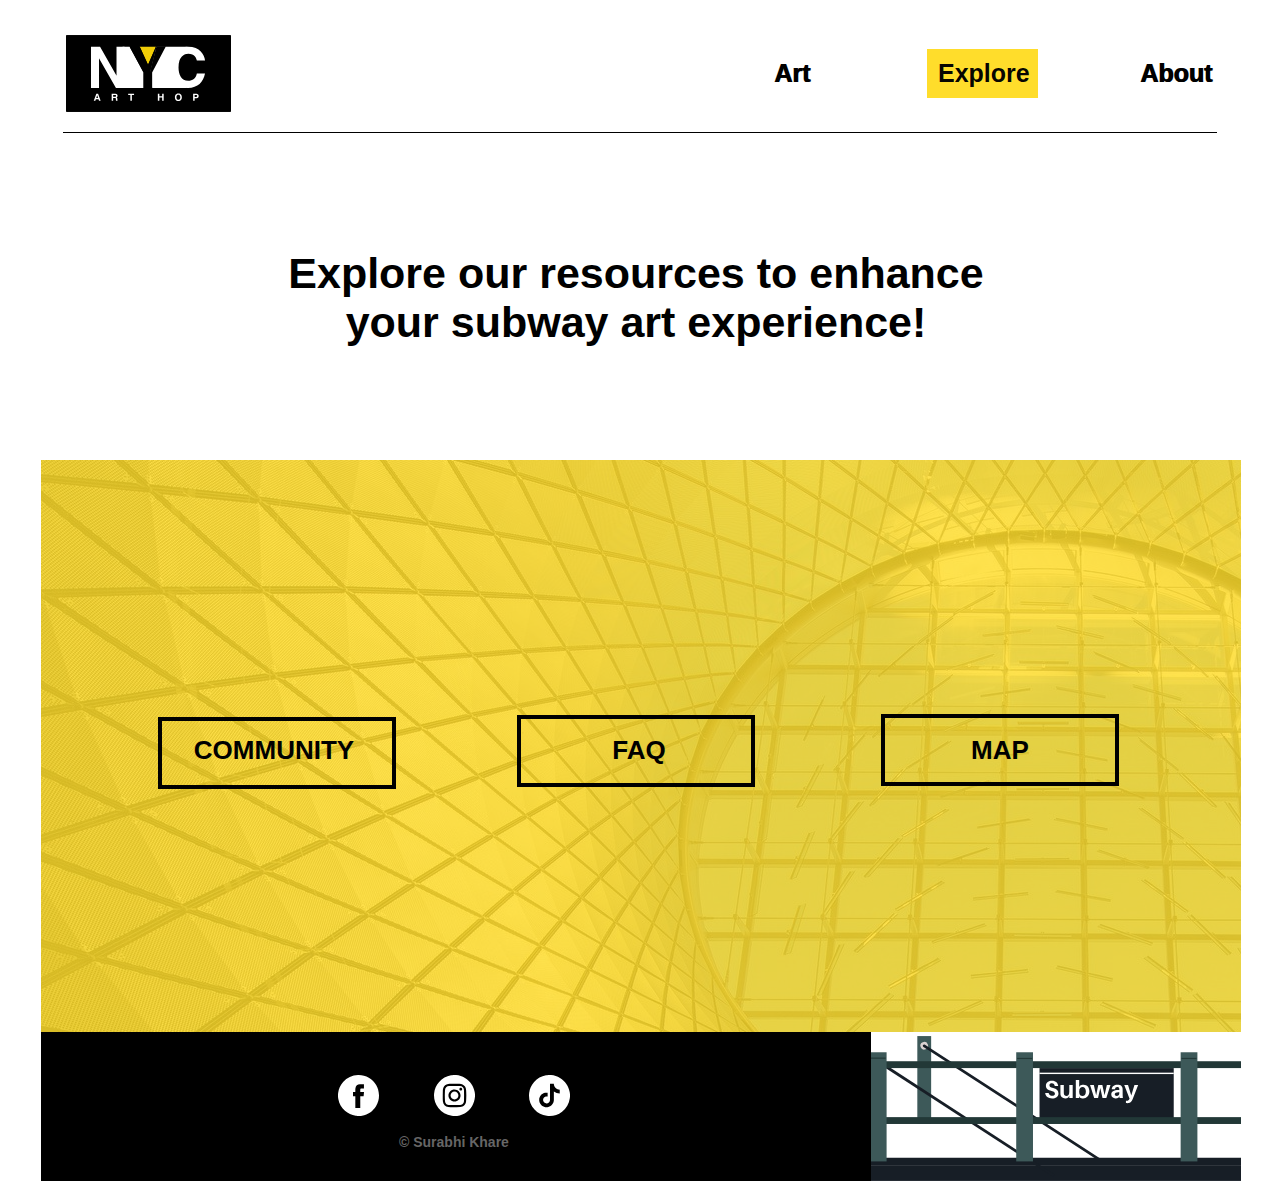
<file: explore.html>
﻿<!DOCTYPE html>
<html>
  <head>
    <title>Explore</title>
    <meta http-equiv="X-UA-Compatible" content="IE=edge"/>
    <meta http-equiv="content-type" content="text/html; charset=utf-8"/>
    <meta name="viewport" content="width=device-width, initial-scale=1">
    <link href="resources/css/axure_rp_page.css" type="text/css" rel="stylesheet"/>
    <link href="data/styles.css" type="text/css" rel="stylesheet"/>
    <link href="files/explore/styles.css" type="text/css" rel="stylesheet"/>
    <script src="resources/scripts/jquery-3.2.1.min.js"></script>
    <script src="resources/scripts/axure/axQuery.js"></script>
    <script src="resources/scripts/axure/globals.js"></script>
    <script src="resources/scripts/axutils.js"></script>
    <script src="resources/scripts/axure/annotation.js"></script>
    <script src="resources/scripts/axure/axQuery.std.js"></script>
    <script src="resources/scripts/axure/doc.js"></script>
    <script src="resources/scripts/messagecenter.js"></script>
    <script src="resources/scripts/axure/events.js"></script>
    <script src="resources/scripts/axure/recording.js"></script>
    <script src="resources/scripts/axure/action.js"></script>
    <script src="resources/scripts/axure/expr.js"></script>
    <script src="resources/scripts/axure/geometry.js"></script>
    <script src="resources/scripts/axure/flyout.js"></script>
    <script src="resources/scripts/axure/model.js"></script>
    <script src="resources/scripts/axure/repeater.js"></script>
    <script src="resources/scripts/axure/sto.js"></script>
    <script src="resources/scripts/axure/utils.temp.js"></script>
    <script src="resources/scripts/axure/variables.js"></script>
    <script src="resources/scripts/axure/drag.js"></script>
    <script src="resources/scripts/axure/move.js"></script>
    <script src="resources/scripts/axure/visibility.js"></script>
    <script src="resources/scripts/axure/style.js"></script>
    <script src="resources/scripts/axure/adaptive.js"></script>
    <script src="resources/scripts/axure/tree.js"></script>
    <script src="resources/scripts/axure/init.temp.js"></script>
    <script src="resources/scripts/axure/legacy.js"></script>
    <script src="resources/scripts/axure/viewer.js"></script>
    <script src="resources/scripts/axure/math.js"></script>
    <script src="resources/scripts/axure/jquery.nicescroll.min.js"></script>
    <script src="data/document.js"></script>
    <script src="files/explore/data.js"></script>
    <script type="text/javascript">
      $axure.utils.getTransparentGifPath = function() { return 'resources/images/transparent.gif'; };
      $axure.utils.getOtherPath = function() { return 'resources/Other.html'; };
      $axure.utils.getReloadPath = function() { return 'resources/reload.html'; };
    </script>
  </head>
  <body>
    <div id="base" class="">

      <!-- Unnamed (Group) -->
      <div id="u666" class="ax_default" data-left="0" data-top="522" data-width="1920" data-height="572" layer-opacity="1">

        <!-- Unnamed (Rectangle) -->
        <div id="u667" class="ax_default box_3">
          <div id="u667_div" class=""></div>
          <div id="u667_text" class="text " style="display:none; visibility: hidden">
            <p></p>
          </div>
        </div>

        <!-- Unnamed (Rectangle) -->
        <div id="u668" class="ax_default box_3">
          <div id="u668_div" class=""></div>
          <div id="u668_text" class="text " style="display:none; visibility: hidden">
            <p></p>
          </div>
        </div>
      </div>

      <!-- Unnamed (Rectangle) -->
      <div id="u669" class="ax_default box_3">
        <div id="u669_div" class=""></div>
        <div id="u669_text" class="text " style="display:none; visibility: hidden">
          <p></p>
        </div>
      </div>

      <!-- Unnamed (SVG) -->
      <div id="u670" class="ax_default image">
        <img id="u670_img" class="img " src="images/index/u1.svg"/>
        <div id="u670_text" class="text " style="display:none; visibility: hidden">
          <p></p>
        </div>
      </div>

      <!-- Unnamed (Line) -->
      <div id="u671" class="ax_default line">
        <img id="u671_img" class="img " src="images/index/u2.svg"/>
        <div id="u671_text" class="text " style="display:none; visibility: hidden">
          <p></p>
        </div>
      </div>

      <!-- Unnamed (Rectangle) -->
      <div id="u672" class="ax_default paragraph">
        <div id="u672_div" class=""></div>
        <div id="u672_text" class="text ">
          <p><span>Art</span></p>
        </div>
      </div>

      <!-- Unnamed (Rectangle) -->
      <div id="u673" class="ax_default paragraph">
        <div id="u673_div" class=""></div>
        <div id="u673_text" class="text ">
          <p><span>Explore</span></p>
        </div>
      </div>

      <!-- Unnamed (Rectangle) -->
      <div id="u674" class="ax_default paragraph">
        <div id="u674_div" class=""></div>
        <div id="u674_text" class="text ">
          <p><span>About</span></p>
        </div>
      </div>

      <!-- Unnamed (Dynamic Panel) -->
      <div id="u675" class="ax_default">
        <div id="u675_state0" class="panel_state" data-label="State 1" style="">
          <div id="u675_state0_content" class="panel_state_content">

            <!-- Sticky header (Group) -->
            <div id="u676" class="ax_default ax_default_hidden" data-label="Sticky header" style="display:none; visibility: hidden" data-left="0" data-top="-13" data-width="1920" data-height="180" layer-opacity="1">

              <!-- Unnamed (Rectangle) -->
              <div id="u677" class="ax_default box_3">
                <div id="u677_div" class=""></div>
                <div id="u677_text" class="text " style="display:none; visibility: hidden">
                  <p></p>
                </div>
              </div>

              <!-- Unnamed (SVG) -->
              <div id="u678" class="ax_default image">
                <img id="u678_img" class="img " src="images/index/u1.svg"/>
                <div id="u678_text" class="text " style="display:none; visibility: hidden">
                  <p></p>
                </div>
              </div>

              <!-- Unnamed (Rectangle) -->
              <div id="u679" class="ax_default paragraph">
                <div id="u679_div" class=""></div>
                <div id="u679_text" class="text ">
                  <p><span>Art</span></p>
                </div>
              </div>

              <!-- Unnamed (Rectangle) -->
              <div id="u680" class="ax_default paragraph">
                <div id="u680_div" class=""></div>
                <div id="u680_text" class="text ">
                  <p><span>Explore</span></p>
                </div>
              </div>

              <!-- Unnamed (Rectangle) -->
              <div id="u681" class="ax_default paragraph">
                <div id="u681_div" class=""></div>
                <div id="u681_text" class="text ">
                  <p><span>About</span></p>
                </div>
              </div>

              <!-- Unnamed (Rectangle) -->
              <div id="u682" class="ax_default paragraph">
                <div id="u682_div" class=""></div>
                <div id="u682_text" class="text ">
                  <p><span>Home</span></p>
                </div>
              </div>

              <!-- Unnamed (SVG) -->
              <div id="u683" class="ax_default image ax_default_unplaced" style="display:none; visibility: hidden">
                <img id="u683_img" class="img " src="resources/images/transparent.gif"/>
                <div id="u683_text" class="text " style="display:none; visibility: hidden">
                  <p></p>
                </div>
              </div>

              <!-- Unnamed (Image) -->
              <div id="u684" class="ax_default image ax_default_unplaced" style="display:none; visibility: hidden">
                <img id="u684_img" class="img " src="resources/images/transparent.gif"/>
                <div id="u684_text" class="text " style="display:none; visibility: hidden">
                  <p></p>
                </div>
              </div>
            </div>
          </div>
        </div>
      </div>

      <!-- Unnamed (SVG) -->
      <div id="u685" class="ax_default image">
        <img id="u685_img" class="img " src="images/index/u14.svg"/>
        <div id="u685_text" class="text " style="display:none; visibility: hidden">
          <p></p>
        </div>
      </div>

      <!-- Unnamed (Rectangle) -->
      <div id="u686" class="ax_default box_3">
        <div id="u686_div" class=""></div>
        <div id="u686_text" class="text " style="display:none; visibility: hidden">
          <p></p>
        </div>
      </div>

      <!-- Unnamed (Rectangle) -->
      <div id="u687" class="ax_default paragraph">
        <div id="u687_div" class=""></div>
        <div id="u687_text" class="text ">
          <p><span>© Surabhi Khare</span></p>
        </div>
      </div>

      <!-- Unnamed (SVG) -->
      <div id="u688" class="ax_default image ax_default_unplaced" style="display:none; visibility: hidden">
        <img id="u688_img" class="img " src="resources/images/transparent.gif"/>
        <div id="u688_text" class="text " style="display:none; visibility: hidden">
          <p></p>
        </div>
      </div>

      <!-- Unnamed (Line) -->
      <div id="u689" class="ax_default line ax_default_unplaced" style="display:none; visibility: hidden">
        <img id="u689_img" class="img " src="resources/images/transparent.gif"/>
        <div id="u689_text" class="text " style="display:none; visibility: hidden">
          <p></p>
        </div>
      </div>

      <!-- Unnamed (Dynamic Panel) -->
      <div id="u690" class="ax_default ax_default_unplaced" style="display:none; visibility: hidden">
        <div id="u690_state0" class="panel_state" data-label="State 1" style="">
          <div id="u690_state0_content" class="panel_state_content">

            <!-- Sticky header (Group) -->
            <div id="u691" class="ax_default ax_default_hidden" data-label="Sticky header" style="display:none; visibility: hidden" data-left="-8" data-top="-12" data-width="1920" data-height="180" layer-opacity="1">

              <!-- Unnamed (Rectangle) -->
              <div id="u692" class="ax_default box_3">
                <div id="u692_div" class=""></div>
                <div id="u692_text" class="text " style="display:none; visibility: hidden">
                  <p></p>
                </div>
              </div>

              <!-- Unnamed (SVG) -->
              <div id="u693" class="ax_default image">
                <img id="u693_img" class="img " src="images/index/u1.svg"/>
                <div id="u693_text" class="text " style="display:none; visibility: hidden">
                  <p></p>
                </div>
              </div>

              <!-- Unnamed (Rectangle) -->
              <div id="u694" class="ax_default paragraph">
                <div id="u694_div" class=""></div>
                <div id="u694_text" class="text ">
                  <p><span>Art</span></p>
                </div>
              </div>

              <!-- Unnamed (Rectangle) -->
              <div id="u695" class="ax_default paragraph">
                <div id="u695_div" class=""></div>
                <div id="u695_text" class="text ">
                  <p><span>Explore</span></p>
                </div>
              </div>

              <!-- Unnamed (Rectangle) -->
              <div id="u696" class="ax_default paragraph">
                <div id="u696_div" class=""></div>
                <div id="u696_text" class="text ">
                  <p><span>About</span></p>
                </div>
              </div>

              <!-- Unnamed (Rectangle) -->
              <div id="u697" class="ax_default paragraph">
                <div id="u697_div" class=""></div>
                <div id="u697_text" class="text ">
                  <p><span>Home</span></p>
                </div>
              </div>

              <!-- Unnamed (SVG) -->
              <div id="u698" class="ax_default image ax_default_unplaced" style="display:none; visibility: hidden">
                <img id="u698_img" class="img " src="resources/images/transparent.gif"/>
                <div id="u698_text" class="text " style="display:none; visibility: hidden">
                  <p></p>
                </div>
              </div>

              <!-- Unnamed (Image) -->
              <div id="u699" class="ax_default image ax_default_unplaced" style="display:none; visibility: hidden">
                <img id="u699_img" class="img " src="resources/images/transparent.gif"/>
                <div id="u699_text" class="text " style="display:none; visibility: hidden">
                  <p></p>
                </div>
              </div>
            </div>
          </div>
        </div>
      </div>

      <!-- Unnamed (Image) -->
      <div id="u700" class="ax_default image ax_default_unplaced" style="display:none; visibility: hidden">
        <img id="u700_img" class="img " src="resources/images/transparent.gif"/>
        <div id="u700_text" class="text " style="display:none; visibility: hidden">
          <p></p>
        </div>
      </div>

      <!-- Unnamed (Group) -->
      <div id="u701" class="ax_default ax_default_unplaced" style="display:none; visibility: hidden" data-left="0" data-top="0" data-width="0" data-height="0" layer-opacity="1">

        <!-- Unnamed (SVG) -->
        <div id="u702" class="ax_default image ax_default_unplaced" style="display:none; visibility: hidden">
          <img id="u702_img" class="img " src="resources/images/transparent.gif"/>
          <div id="u702_text" class="text " style="display:none; visibility: hidden">
            <p></p>
          </div>
        </div>

        <!-- Unnamed (Rectangle) -->
        <div id="u703" class="ax_default box_3 ax_default_unplaced" style="display:none; visibility: hidden">
          <div id="u703_div" class=""></div>
          <div id="u703_text" class="text " style="display:none; visibility: hidden">
            <p></p>
          </div>
        </div>

        <!-- Unnamed (Rectangle) -->
        <div id="u704" class="ax_default paragraph ax_default_unplaced" style="display:none; visibility: hidden">
          <div id="u704_div" class=""></div>
          <div id="u704_text" class="text ">
            <p><span>Home</span></p>
          </div>
        </div>

        <!-- Unnamed (Rectangle) -->
        <div id="u705" class="ax_default paragraph ax_default_unplaced" style="display:none; visibility: hidden">
          <div id="u705_div" class=""></div>
          <div id="u705_text" class="text ">
            <p><span>Art</span></p>
          </div>
        </div>

        <!-- Unnamed (Rectangle) -->
        <div id="u706" class="ax_default paragraph ax_default_unplaced" style="display:none; visibility: hidden">
          <div id="u706_div" class=""></div>
          <div id="u706_text" class="text ">
            <p><span>Explore</span></p>
          </div>
        </div>

        <!-- Unnamed (Rectangle) -->
        <div id="u707" class="ax_default paragraph ax_default_unplaced" style="display:none; visibility: hidden">
          <div id="u707_div" class=""></div>
          <div id="u707_text" class="text ">
            <p><span>About</span></p>
          </div>
        </div>

        <!-- Unnamed (Rectangle) -->
        <div id="u708" class="ax_default paragraph ax_default_unplaced" style="display:none; visibility: hidden">
          <div id="u708_div" class=""></div>
          <div id="u708_text" class="text ">
            <p><span>© Surabhi Khare</span></p>
          </div>
        </div>
      </div>

      <!-- Unnamed (Image) -->
      <div id="u709" class="ax_default image ax_default_unplaced" style="display:none; visibility: hidden">
        <img id="u709_img" class="img " src="resources/images/transparent.gif"/>
        <div id="u709_text" class="text " style="display:none; visibility: hidden">
          <p></p>
        </div>
      </div>

      <!-- Unnamed (SVG) -->
      <div id="u710" class="ax_default image ax_default_unplaced" style="display:none; visibility: hidden">
        <img id="u710_img" class="img " src="resources/images/transparent.gif"/>
        <div id="u710_text" class="text " style="display:none; visibility: hidden">
          <p></p>
        </div>
      </div>

      <!-- Unnamed (Line) -->
      <div id="u711" class="ax_default line ax_default_unplaced" style="display:none; visibility: hidden">
        <img id="u711_img" class="img " src="resources/images/transparent.gif"/>
        <div id="u711_text" class="text " style="display:none; visibility: hidden">
          <p></p>
        </div>
      </div>

      <!-- Unnamed (Rectangle) -->
      <div id="u712" class="ax_default paragraph ax_default_unplaced" style="display:none; visibility: hidden">
        <div id="u712_div" class=""></div>
        <div id="u712_text" class="text ">
          <p><span>Art</span></p>
        </div>
      </div>

      <!-- Unnamed (Rectangle) -->
      <div id="u713" class="ax_default paragraph ax_default_unplaced" style="display:none; visibility: hidden">
        <div id="u713_div" class=""></div>
        <div id="u713_text" class="text ">
          <p><span>Explore</span></p>
        </div>
      </div>

      <!-- Unnamed (Rectangle) -->
      <div id="u714" class="ax_default paragraph ax_default_unplaced" style="display:none; visibility: hidden">
        <div id="u714_div" class=""></div>
        <div id="u714_text" class="text ">
          <p><span>About</span></p>
        </div>
      </div>

      <!-- Unnamed (Rectangle) -->
      <div id="u715" class="ax_default paragraph ax_default_unplaced" style="display:none; visibility: hidden">
        <div id="u715_div" class=""></div>
        <div id="u715_text" class="text ">
          <p><span>Home</span></p>
        </div>
      </div>

      <!-- Unnamed (Dynamic Panel) -->
      <div id="u716" class="ax_default ax_default_unplaced" style="display:none; visibility: hidden">
        <div id="u716_state0" class="panel_state" data-label="State 1" style="">
          <div id="u716_state0_content" class="panel_state_content">

            <!-- Sticky header (Group) -->
            <div id="u717" class="ax_default ax_default_hidden" data-label="Sticky header" style="display:none; visibility: hidden" data-left="-8" data-top="-12" data-width="1920" data-height="180" layer-opacity="1">

              <!-- Unnamed (Rectangle) -->
              <div id="u718" class="ax_default box_3">
                <div id="u718_div" class=""></div>
                <div id="u718_text" class="text " style="display:none; visibility: hidden">
                  <p></p>
                </div>
              </div>

              <!-- Unnamed (SVG) -->
              <div id="u719" class="ax_default image">
                <img id="u719_img" class="img " src="images/index/u1.svg"/>
                <div id="u719_text" class="text " style="display:none; visibility: hidden">
                  <p></p>
                </div>
              </div>

              <!-- Unnamed (Rectangle) -->
              <div id="u720" class="ax_default paragraph">
                <div id="u720_div" class=""></div>
                <div id="u720_text" class="text ">
                  <p><span>Art</span></p>
                </div>
              </div>

              <!-- Unnamed (Rectangle) -->
              <div id="u721" class="ax_default paragraph">
                <div id="u721_div" class=""></div>
                <div id="u721_text" class="text ">
                  <p><span>Explore</span></p>
                </div>
              </div>

              <!-- Unnamed (Rectangle) -->
              <div id="u722" class="ax_default paragraph">
                <div id="u722_div" class=""></div>
                <div id="u722_text" class="text ">
                  <p><span>About</span></p>
                </div>
              </div>

              <!-- Unnamed (Rectangle) -->
              <div id="u723" class="ax_default paragraph">
                <div id="u723_div" class=""></div>
                <div id="u723_text" class="text ">
                  <p><span>Home</span></p>
                </div>
              </div>

              <!-- Unnamed (SVG) -->
              <div id="u724" class="ax_default image ax_default_unplaced" style="display:none; visibility: hidden">
                <img id="u724_img" class="img " src="resources/images/transparent.gif"/>
                <div id="u724_text" class="text " style="display:none; visibility: hidden">
                  <p></p>
                </div>
              </div>

              <!-- Unnamed (Image) -->
              <div id="u725" class="ax_default image ax_default_unplaced" style="display:none; visibility: hidden">
                <img id="u725_img" class="img " src="resources/images/transparent.gif"/>
                <div id="u725_text" class="text " style="display:none; visibility: hidden">
                  <p></p>
                </div>
              </div>
            </div>
          </div>
        </div>
      </div>

      <!-- Unnamed (Rectangle) -->
      <div id="u726" class="ax_default box_3 ax_default_unplaced" style="display:none; visibility: hidden">
        <div id="u726_div" class=""></div>
        <div id="u726_text" class="text " style="display:none; visibility: hidden">
          <p></p>
        </div>
      </div>

      <!-- Unnamed (SVG) -->
      <div id="u727" class="ax_default image ax_default_unplaced" style="display:none; visibility: hidden">
        <img id="u727_img" class="img " src="resources/images/transparent.gif"/>
        <div id="u727_text" class="text " style="display:none; visibility: hidden">
          <p></p>
        </div>
      </div>

      <!-- Unnamed (Line) -->
      <div id="u728" class="ax_default line ax_default_unplaced" style="display:none; visibility: hidden">
        <img id="u728_img" class="img " src="resources/images/transparent.gif"/>
        <div id="u728_text" class="text " style="display:none; visibility: hidden">
          <p></p>
        </div>
      </div>

      <!-- Unnamed (Rectangle) -->
      <div id="u729" class="ax_default paragraph ax_default_unplaced" style="display:none; visibility: hidden">
        <div id="u729_div" class=""></div>
        <div id="u729_text" class="text ">
          <p><span>Art</span></p>
        </div>
      </div>

      <!-- Unnamed (Rectangle) -->
      <div id="u730" class="ax_default paragraph ax_default_unplaced" style="display:none; visibility: hidden">
        <div id="u730_div" class=""></div>
        <div id="u730_text" class="text ">
          <p><span>Explore</span></p>
        </div>
      </div>

      <!-- Unnamed (Rectangle) -->
      <div id="u731" class="ax_default paragraph ax_default_unplaced" style="display:none; visibility: hidden">
        <div id="u731_div" class=""></div>
        <div id="u731_text" class="text ">
          <p><span>About</span></p>
        </div>
      </div>

      <!-- Unnamed (Dynamic Panel) -->
      <div id="u732" class="ax_default ax_default_unplaced" style="display:none; visibility: hidden">
        <div id="u732_state0" class="panel_state" data-label="State 1" style="">
          <div id="u732_state0_content" class="panel_state_content">

            <!-- Sticky header (Group) -->
            <div id="u733" class="ax_default ax_default_hidden" data-label="Sticky header" style="display:none; visibility: hidden" data-left="-8" data-top="-12" data-width="1920" data-height="180" layer-opacity="1">

              <!-- Unnamed (Rectangle) -->
              <div id="u734" class="ax_default box_3">
                <div id="u734_div" class=""></div>
                <div id="u734_text" class="text " style="display:none; visibility: hidden">
                  <p></p>
                </div>
              </div>

              <!-- Unnamed (SVG) -->
              <div id="u735" class="ax_default image">
                <img id="u735_img" class="img " src="images/index/u1.svg"/>
                <div id="u735_text" class="text " style="display:none; visibility: hidden">
                  <p></p>
                </div>
              </div>

              <!-- Unnamed (Rectangle) -->
              <div id="u736" class="ax_default paragraph">
                <div id="u736_div" class=""></div>
                <div id="u736_text" class="text ">
                  <p><span>Art</span></p>
                </div>
              </div>

              <!-- Unnamed (Rectangle) -->
              <div id="u737" class="ax_default paragraph">
                <div id="u737_div" class=""></div>
                <div id="u737_text" class="text ">
                  <p><span>Explore</span></p>
                </div>
              </div>

              <!-- Unnamed (Rectangle) -->
              <div id="u738" class="ax_default paragraph">
                <div id="u738_div" class=""></div>
                <div id="u738_text" class="text ">
                  <p><span>About</span></p>
                </div>
              </div>

              <!-- Unnamed (Rectangle) -->
              <div id="u739" class="ax_default paragraph">
                <div id="u739_div" class=""></div>
                <div id="u739_text" class="text ">
                  <p><span>Home</span></p>
                </div>
              </div>

              <!-- Unnamed (SVG) -->
              <div id="u740" class="ax_default image ax_default_unplaced" style="display:none; visibility: hidden">
                <img id="u740_img" class="img " src="resources/images/transparent.gif"/>
                <div id="u740_text" class="text " style="display:none; visibility: hidden">
                  <p></p>
                </div>
              </div>

              <!-- Unnamed (Image) -->
              <div id="u741" class="ax_default image ax_default_unplaced" style="display:none; visibility: hidden">
                <img id="u741_img" class="img " src="resources/images/transparent.gif"/>
                <div id="u741_text" class="text " style="display:none; visibility: hidden">
                  <p></p>
                </div>
              </div>
            </div>
          </div>
        </div>
      </div>

      <!-- Unnamed (SVG) -->
      <div id="u742" class="ax_default image">
        <img id="u742_img" class="img " src="images/index/u27.svg"/>
        <div id="u742_text" class="text " style="display:none; visibility: hidden">
          <p></p>
        </div>
      </div>

      <!-- Unnamed (SVG) -->
      <div id="u743" class="ax_default image">
        <img id="u743_img" class="img " src="images/index/u28.svg"/>
        <div id="u743_text" class="text " style="display:none; visibility: hidden">
          <p></p>
        </div>
      </div>

      <!-- Unnamed (SVG) -->
      <div id="u744" class="ax_default image">
        <img id="u744_img" class="img " src="images/index/u29.svg"/>
        <div id="u744_text" class="text " style="display:none; visibility: hidden">
          <p></p>
        </div>
      </div>

      <!-- Unnamed (SVG) -->
      <div id="u745" class="ax_default image ax_default_unplaced" style="display:none; visibility: hidden">
        <img id="u745_img" class="img " src="resources/images/transparent.gif"/>
        <div id="u745_text" class="text " style="display:none; visibility: hidden">
          <p></p>
        </div>
      </div>

      <!-- Unnamed (Rectangle) -->
      <div id="u746" class="ax_default box_3 ax_default_unplaced" style="display:none; visibility: hidden">
        <div id="u746_div" class=""></div>
        <div id="u746_text" class="text " style="display:none; visibility: hidden">
          <p></p>
        </div>
      </div>

      <!-- Unnamed (Rectangle) -->
      <div id="u747" class="ax_default paragraph ax_default_unplaced" style="display:none; visibility: hidden">
        <div id="u747_div" class=""></div>
        <div id="u747_text" class="text ">
          <p><span>© Surabhi Khare</span></p>
        </div>
      </div>

      <!-- Unnamed (SVG) -->
      <div id="u748" class="ax_default image ax_default_unplaced" style="display:none; visibility: hidden">
        <img id="u748_img" class="img " src="resources/images/transparent.gif"/>
        <div id="u748_text" class="text " style="display:none; visibility: hidden">
          <p></p>
        </div>
      </div>

      <!-- Unnamed (SVG) -->
      <div id="u749" class="ax_default image ax_default_unplaced" style="display:none; visibility: hidden">
        <img id="u749_img" class="img " src="resources/images/transparent.gif"/>
        <div id="u749_text" class="text " style="display:none; visibility: hidden">
          <p></p>
        </div>
      </div>

      <!-- Unnamed (SVG) -->
      <div id="u750" class="ax_default image ax_default_unplaced" style="display:none; visibility: hidden">
        <img id="u750_img" class="img " src="resources/images/transparent.gif"/>
        <div id="u750_text" class="text " style="display:none; visibility: hidden">
          <p></p>
        </div>
      </div>

      <!-- Unnamed (SVG) -->
      <div id="u751" class="ax_default image ax_default_unplaced" style="display:none; visibility: hidden">
        <img id="u751_img" class="img " src="resources/images/transparent.gif"/>
        <div id="u751_text" class="text " style="display:none; visibility: hidden">
          <p></p>
        </div>
      </div>

      <!-- Unnamed (Line) -->
      <div id="u752" class="ax_default line ax_default_unplaced" style="display:none; visibility: hidden">
        <img id="u752_img" class="img " src="resources/images/transparent.gif"/>
        <div id="u752_text" class="text " style="display:none; visibility: hidden">
          <p></p>
        </div>
      </div>

      <!-- Unnamed (Dynamic Panel) -->
      <div id="u753" class="ax_default ax_default_unplaced" style="display:none; visibility: hidden">
        <div id="u753_state0" class="panel_state" data-label="State 1" style="">
          <div id="u753_state0_content" class="panel_state_content">

            <!-- Sticky header (Group) -->
            <div id="u754" class="ax_default ax_default_hidden" data-label="Sticky header" style="display:none; visibility: hidden" data-left="-8" data-top="-12" data-width="1920" data-height="180" layer-opacity="1">

              <!-- Unnamed (Rectangle) -->
              <div id="u755" class="ax_default box_3">
                <div id="u755_div" class=""></div>
                <div id="u755_text" class="text " style="display:none; visibility: hidden">
                  <p></p>
                </div>
              </div>

              <!-- Unnamed (SVG) -->
              <div id="u756" class="ax_default image">
                <img id="u756_img" class="img " src="images/index/u1.svg"/>
                <div id="u756_text" class="text " style="display:none; visibility: hidden">
                  <p></p>
                </div>
              </div>

              <!-- Unnamed (Rectangle) -->
              <div id="u757" class="ax_default paragraph">
                <div id="u757_div" class=""></div>
                <div id="u757_text" class="text ">
                  <p><span>Art</span></p>
                </div>
              </div>

              <!-- Unnamed (Rectangle) -->
              <div id="u758" class="ax_default paragraph">
                <div id="u758_div" class=""></div>
                <div id="u758_text" class="text ">
                  <p><span>Explore</span></p>
                </div>
              </div>

              <!-- Unnamed (Rectangle) -->
              <div id="u759" class="ax_default paragraph">
                <div id="u759_div" class=""></div>
                <div id="u759_text" class="text ">
                  <p><span>About</span></p>
                </div>
              </div>

              <!-- Unnamed (Rectangle) -->
              <div id="u760" class="ax_default paragraph">
                <div id="u760_div" class=""></div>
                <div id="u760_text" class="text ">
                  <p><span>Home</span></p>
                </div>
              </div>

              <!-- Unnamed (SVG) -->
              <div id="u761" class="ax_default image ax_default_unplaced" style="display:none; visibility: hidden">
                <img id="u761_img" class="img " src="resources/images/transparent.gif"/>
                <div id="u761_text" class="text " style="display:none; visibility: hidden">
                  <p></p>
                </div>
              </div>

              <!-- Unnamed (Image) -->
              <div id="u762" class="ax_default image ax_default_unplaced" style="display:none; visibility: hidden">
                <img id="u762_img" class="img " src="resources/images/transparent.gif"/>
                <div id="u762_text" class="text " style="display:none; visibility: hidden">
                  <p></p>
                </div>
              </div>
            </div>
          </div>
        </div>
      </div>

      <!-- Unnamed (Rectangle) -->
      <div id="u763" class="ax_default box_1">
        <div id="u763_div" class=""></div>
        <div id="u763_text" class="text " style="display:none; visibility: hidden">
          <p></p>
        </div>
      </div>

      <!-- Unnamed (Rectangle) -->
      <div id="u764" class="ax_default box_1">
        <div id="u764_div" class=""></div>
        <div id="u764_text" class="text " style="display:none; visibility: hidden">
          <p></p>
        </div>
      </div>

      <!-- Unnamed (Rectangle) -->
      <div id="u765" class="ax_default box_1">
        <div id="u765_div" class=""></div>
        <div id="u765_text" class="text " style="display:none; visibility: hidden">
          <p></p>
        </div>
      </div>

      <!-- Unnamed (Rectangle) -->
      <div id="u766" class="ax_default paragraph">
        <div id="u766_div" class=""></div>
        <div id="u766_text" class="text ">
          <p><span>Explore our resources to enhance your subway art experience!</span></p>
        </div>
      </div>

      <!-- Unnamed (Line) -->
      <div id="u767" class="ax_default line">
        <img id="u767_img" class="img " src="images/explore/u767.svg"/>
        <div id="u767_text" class="text " style="display:none; visibility: hidden">
          <p></p>
        </div>
      </div>

      <!-- Unnamed (Rectangle) -->
      <div id="u768" class="ax_default paragraph">
        <div id="u768_div" class=""></div>
        <div id="u768_text" class="text ">
          <p><span>MAP</span></p>
        </div>
      </div>

      <!-- Unnamed (Rectangle) -->
      <div id="u769" class="ax_default paragraph">
        <div id="u769_div" class=""></div>
        <div id="u769_text" class="text ">
          <p><span>FAQ</span></p>
        </div>
      </div>

      <!-- Unnamed (Rectangle) -->
      <div id="u770" class="ax_default paragraph">
        <div id="u770_div" class=""></div>
        <div id="u770_text" class="text ">
          <p><span>COMMUNITY</span></p>
        </div>
      </div>

      <!-- Unnamed (Dynamic Panel) -->
      <div id="u771" class="ax_default ax_default_unplaced" style="display:none; visibility: hidden">
        <div id="u771_state0" class="panel_state" data-label="State 1" style="">
          <div id="u771_state0_content" class="panel_state_content">

            <!-- Unnamed (Rectangle) -->
            <div id="u772" class="ax_default box_2 ax_default_unplaced" style="display:none; visibility: hidden">
              <div id="u772_div" class=""></div>
              <div id="u772_text" class="text " style="display:none; visibility: hidden">
                <p></p>
              </div>
            </div>

            <!-- Unnamed (Rectangle) -->
            <div id="u773" class="ax_default paragraph">
              <div id="u773_div" class=""></div>
              <div id="u773_text" class="text ">
                <p><span>Art</span></p>
              </div>
            </div>

            <!-- Unnamed (Rectangle) -->
            <div id="u774" class="ax_default paragraph">
              <div id="u774_div" class=""></div>
              <div id="u774_text" class="text ">
                <p><span>Explore</span></p>
              </div>
            </div>

            <!-- Unnamed (Rectangle) -->
            <div id="u775" class="ax_default paragraph">
              <div id="u775_div" class=""></div>
              <div id="u775_text" class="text ">
                <p><span>About</span></p>
              </div>
            </div>

            <!-- Unnamed (Group) -->
            <div id="u776" class="ax_default ax_default_unplaced" style="display:none; visibility: hidden" data-left="0" data-top="0" data-width="0" data-height="0" layer-opacity="1">

              <!-- Unnamed (Ellipse) -->
              <div id="u777" class="ax_default shape ax_default_unplaced" style="display:none; visibility: hidden">
                <img id="u777_img" class="img " src="resources/images/transparent.gif"/>
                <div id="u777_text" class="text " style="display:none; visibility: hidden">
                  <p></p>
                </div>
              </div>

              <!-- Unnamed (Image) -->
              <div id="u778" class="ax_default image ax_default_unplaced" style="display:none; visibility: hidden">
                <img id="u778_img" class="img " src="resources/images/transparent.gif"/>
                <div id="u778_text" class="text " style="display:none; visibility: hidden">
                  <p></p>
                </div>
              </div>
            </div>
          </div>
        </div>
      </div>

      <!-- Unnamed (Image) -->
      <div id="u779" class="ax_default image ax_default_unplaced" style="display:none; visibility: hidden">
        <img id="u779_img" class="img " src="resources/images/transparent.gif"/>
        <div id="u779_text" class="text " style="display:none; visibility: hidden">
          <p></p>
        </div>
      </div>

      <!-- Unnamed (Dynamic Panel) -->
      <div id="u780" class="ax_default ax_default_unplaced" style="display:none; visibility: hidden">
        <div id="u780_state0" class="panel_state" data-label="State 1" style="">
          <div id="u780_state0_content" class="panel_state_content">

            <!-- Unnamed (Rectangle) -->
            <div id="u781" class="ax_default box_2 ax_default_unplaced" style="display:none; visibility: hidden">
              <div id="u781_div" class=""></div>
              <div id="u781_text" class="text " style="display:none; visibility: hidden">
                <p></p>
              </div>
            </div>

            <!-- Unnamed (Rectangle) -->
            <div id="u782" class="ax_default paragraph">
              <div id="u782_div" class=""></div>
              <div id="u782_text" class="text ">
                <p><span>Art</span></p>
              </div>
            </div>

            <!-- Unnamed (Rectangle) -->
            <div id="u783" class="ax_default paragraph">
              <div id="u783_div" class=""></div>
              <div id="u783_text" class="text ">
                <p><span>Explore</span></p>
              </div>
            </div>

            <!-- Unnamed (Rectangle) -->
            <div id="u784" class="ax_default paragraph">
              <div id="u784_div" class=""></div>
              <div id="u784_text" class="text ">
                <p><span>About</span></p>
              </div>
            </div>

            <!-- Unnamed (Group) -->
            <div id="u785" class="ax_default ax_default_unplaced" style="display:none; visibility: hidden" data-left="0" data-top="0" data-width="0" data-height="0" layer-opacity="1">

              <!-- Unnamed (Ellipse) -->
              <div id="u786" class="ax_default shape ax_default_unplaced" style="display:none; visibility: hidden">
                <img id="u786_img" class="img " src="resources/images/transparent.gif"/>
                <div id="u786_text" class="text " style="display:none; visibility: hidden">
                  <p></p>
                </div>
              </div>

              <!-- Unnamed (Image) -->
              <div id="u787" class="ax_default image ax_default_unplaced" style="display:none; visibility: hidden">
                <img id="u787_img" class="img " src="resources/images/transparent.gif"/>
                <div id="u787_text" class="text " style="display:none; visibility: hidden">
                  <p></p>
                </div>
              </div>
            </div>
          </div>
        </div>
      </div>
    </div>
    <script src="resources/scripts/axure/ios.js"></script>
  </body>
</html>
</file>
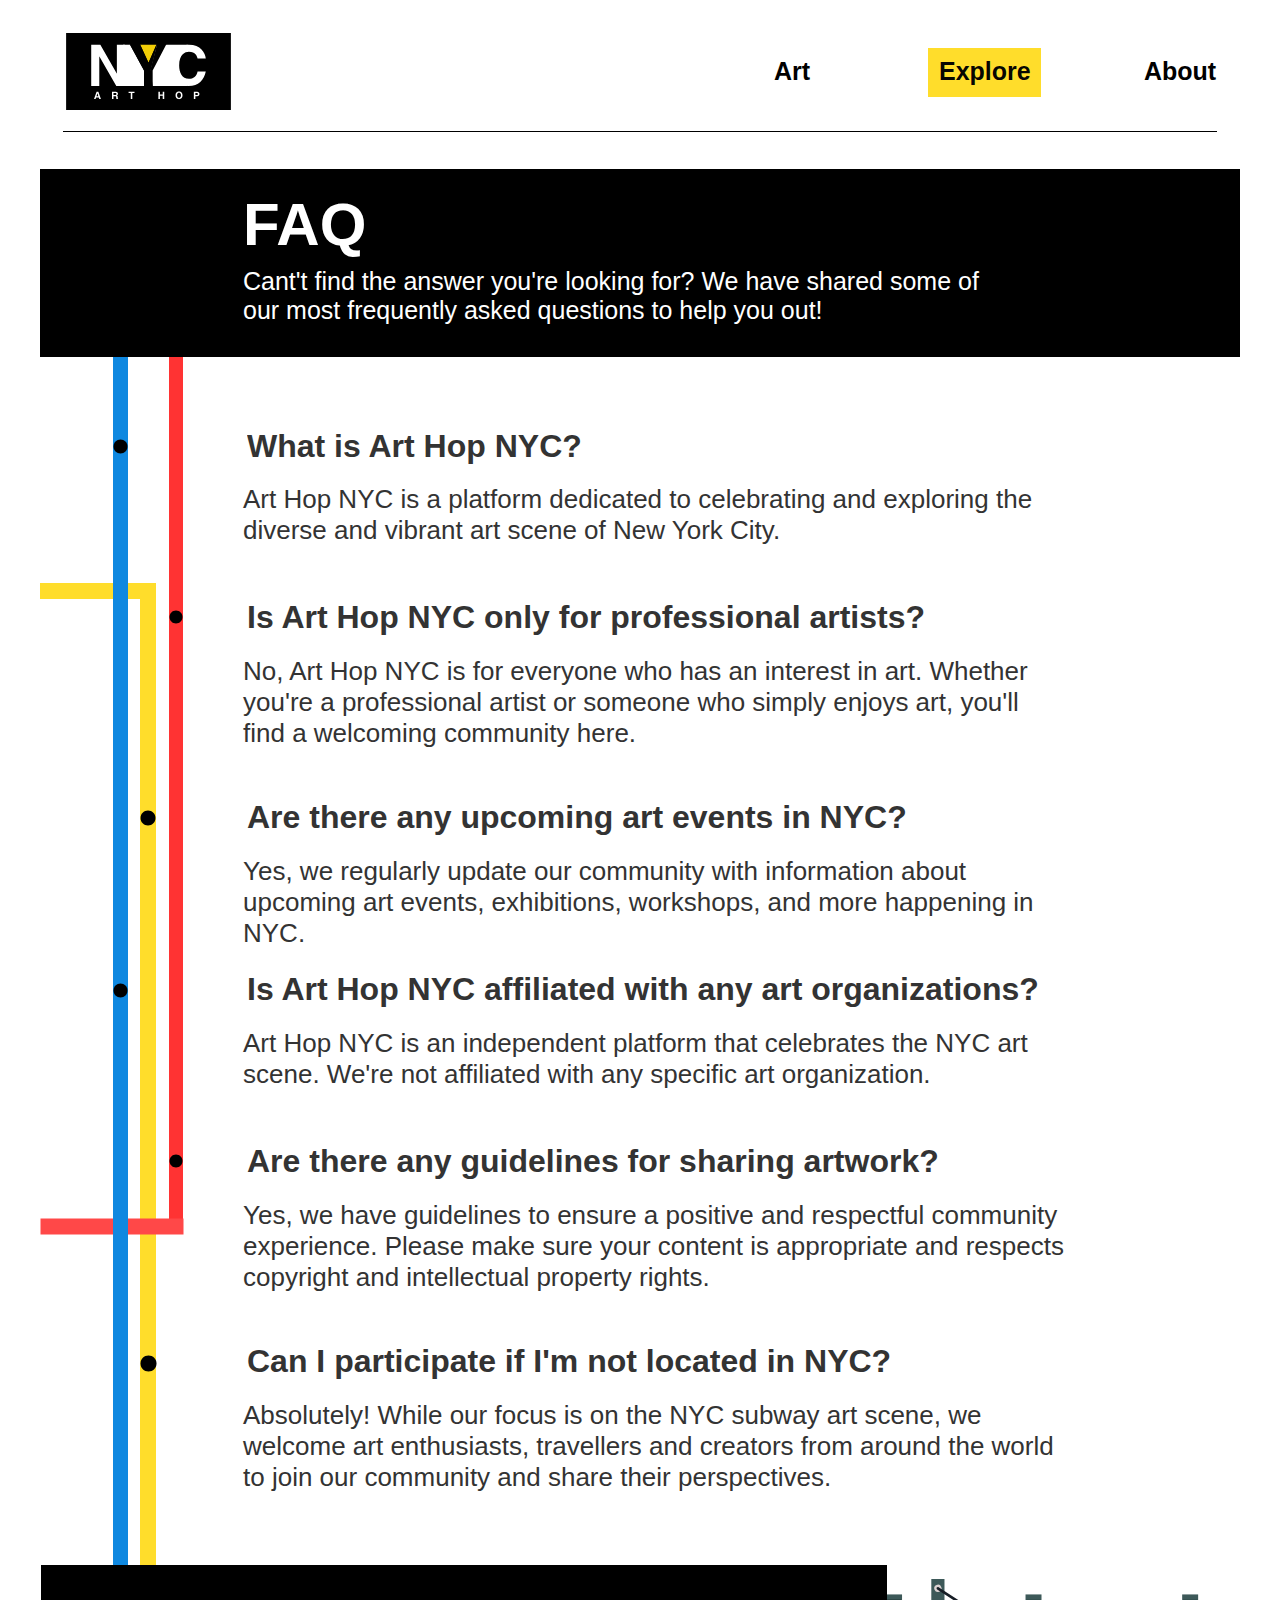
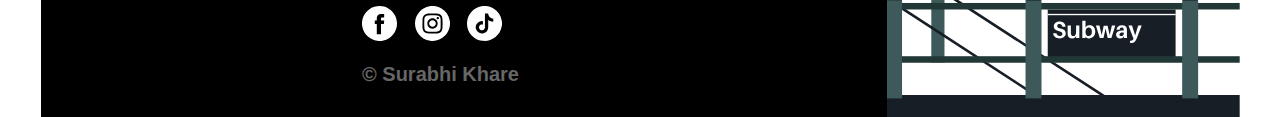
<file: faq.html>
﻿<!DOCTYPE html>
<html>
  <head>
    <title>FAQ</title>
    <meta http-equiv="X-UA-Compatible" content="IE=edge"/>
    <meta http-equiv="content-type" content="text/html; charset=utf-8"/>
    <meta name="viewport" content="width=device-width, initial-scale=1">
    <link href="resources/css/axure_rp_page.css" type="text/css" rel="stylesheet"/>
    <link href="data/styles.css" type="text/css" rel="stylesheet"/>
    <link href="files/faq/styles.css" type="text/css" rel="stylesheet"/>
    <script src="resources/scripts/jquery-3.2.1.min.js"></script>
    <script src="resources/scripts/axure/axQuery.js"></script>
    <script src="resources/scripts/axure/globals.js"></script>
    <script src="resources/scripts/axutils.js"></script>
    <script src="resources/scripts/axure/annotation.js"></script>
    <script src="resources/scripts/axure/axQuery.std.js"></script>
    <script src="resources/scripts/axure/doc.js"></script>
    <script src="resources/scripts/messagecenter.js"></script>
    <script src="resources/scripts/axure/events.js"></script>
    <script src="resources/scripts/axure/recording.js"></script>
    <script src="resources/scripts/axure/action.js"></script>
    <script src="resources/scripts/axure/expr.js"></script>
    <script src="resources/scripts/axure/geometry.js"></script>
    <script src="resources/scripts/axure/flyout.js"></script>
    <script src="resources/scripts/axure/model.js"></script>
    <script src="resources/scripts/axure/repeater.js"></script>
    <script src="resources/scripts/axure/sto.js"></script>
    <script src="resources/scripts/axure/utils.temp.js"></script>
    <script src="resources/scripts/axure/variables.js"></script>
    <script src="resources/scripts/axure/drag.js"></script>
    <script src="resources/scripts/axure/move.js"></script>
    <script src="resources/scripts/axure/visibility.js"></script>
    <script src="resources/scripts/axure/style.js"></script>
    <script src="resources/scripts/axure/adaptive.js"></script>
    <script src="resources/scripts/axure/tree.js"></script>
    <script src="resources/scripts/axure/init.temp.js"></script>
    <script src="resources/scripts/axure/legacy.js"></script>
    <script src="resources/scripts/axure/viewer.js"></script>
    <script src="resources/scripts/axure/math.js"></script>
    <script src="resources/scripts/axure/jquery.nicescroll.min.js"></script>
    <script src="data/document.js"></script>
    <script src="files/faq/data.js"></script>
    <script type="text/javascript">
      $axure.utils.getTransparentGifPath = function() { return 'resources/images/transparent.gif'; };
      $axure.utils.getOtherPath = function() { return 'resources/Other.html'; };
      $axure.utils.getReloadPath = function() { return 'resources/reload.html'; };
    </script>
  </head>
  <body>
    <div id="base" class="">

      <!-- Unnamed (Rectangle) -->
      <div id="u859" class="ax_default box_2">
        <div id="u859_div" class=""></div>
        <div id="u859_text" class="text " style="display:none; visibility: hidden">
          <p></p>
        </div>
      </div>

      <!-- Unnamed (Rectangle) -->
      <div id="u860" class="ax_default box_2">
        <div id="u860_div" class=""></div>
        <div id="u860_text" class="text " style="display:none; visibility: hidden">
          <p></p>
        </div>
      </div>

      <!-- Unnamed (Rectangle) -->
      <div id="u861" class="ax_default box_2">
        <div id="u861_div" class=""></div>
        <div id="u861_text" class="text " style="display:none; visibility: hidden">
          <p></p>
        </div>
      </div>

      <!-- Unnamed (Rectangle) -->
      <div id="u862" class="ax_default box_2">
        <div id="u862_div" class=""></div>
        <div id="u862_text" class="text " style="display:none; visibility: hidden">
          <p></p>
        </div>
      </div>

      <!-- Unnamed (Rectangle) -->
      <div id="u863" class="ax_default box_3">
        <div id="u863_div" class=""></div>
        <div id="u863_text" class="text " style="display:none; visibility: hidden">
          <p></p>
        </div>
      </div>

      <!-- Unnamed (SVG) -->
      <div id="u864" class="ax_default image">
        <img id="u864_img" class="img " src="images/index/u1.svg"/>
        <div id="u864_text" class="text " style="display:none; visibility: hidden">
          <p></p>
        </div>
      </div>

      <!-- Unnamed (Line) -->
      <div id="u865" class="ax_default line">
        <img id="u865_img" class="img " src="images/index/u2.svg"/>
        <div id="u865_text" class="text " style="display:none; visibility: hidden">
          <p></p>
        </div>
      </div>

      <!-- Unnamed (Rectangle) -->
      <div id="u866" class="ax_default paragraph">
        <div id="u866_div" class=""></div>
        <div id="u866_text" class="text ">
          <p><span>Art</span></p>
        </div>
      </div>

      <!-- Unnamed (Rectangle) -->
      <div id="u867" class="ax_default paragraph">
        <div id="u867_div" class=""></div>
        <div id="u867_text" class="text ">
          <p><span>Explore</span></p>
        </div>
      </div>

      <!-- Unnamed (Rectangle) -->
      <div id="u868" class="ax_default paragraph">
        <div id="u868_div" class=""></div>
        <div id="u868_text" class="text ">
          <p><span>About</span></p>
        </div>
      </div>

      <!-- Unnamed (Dynamic Panel) -->
      <div id="u869" class="ax_default">
        <div id="u869_state0" class="panel_state" data-label="State 1" style="">
          <div id="u869_state0_content" class="panel_state_content">

            <!-- Sticky header (Group) -->
            <div id="u870" class="ax_default ax_default_hidden" data-label="Sticky header" style="display:none; visibility: hidden" data-left="0" data-top="-13" data-width="1920" data-height="180" layer-opacity="1">

              <!-- Unnamed (Rectangle) -->
              <div id="u871" class="ax_default box_3">
                <div id="u871_div" class=""></div>
                <div id="u871_text" class="text " style="display:none; visibility: hidden">
                  <p></p>
                </div>
              </div>

              <!-- Unnamed (SVG) -->
              <div id="u872" class="ax_default image">
                <img id="u872_img" class="img " src="images/index/u1.svg"/>
                <div id="u872_text" class="text " style="display:none; visibility: hidden">
                  <p></p>
                </div>
              </div>

              <!-- Unnamed (Rectangle) -->
              <div id="u873" class="ax_default paragraph">
                <div id="u873_div" class=""></div>
                <div id="u873_text" class="text ">
                  <p><span>Art</span></p>
                </div>
              </div>

              <!-- Unnamed (Rectangle) -->
              <div id="u874" class="ax_default paragraph">
                <div id="u874_div" class=""></div>
                <div id="u874_text" class="text ">
                  <p><span>Explore</span></p>
                </div>
              </div>

              <!-- Unnamed (Rectangle) -->
              <div id="u875" class="ax_default paragraph">
                <div id="u875_div" class=""></div>
                <div id="u875_text" class="text ">
                  <p><span>About</span></p>
                </div>
              </div>

              <!-- Unnamed (Rectangle) -->
              <div id="u876" class="ax_default paragraph">
                <div id="u876_div" class=""></div>
                <div id="u876_text" class="text ">
                  <p><span>Home</span></p>
                </div>
              </div>

              <!-- Unnamed (SVG) -->
              <div id="u877" class="ax_default image ax_default_unplaced" style="display:none; visibility: hidden">
                <img id="u877_img" class="img " src="resources/images/transparent.gif"/>
                <div id="u877_text" class="text " style="display:none; visibility: hidden">
                  <p></p>
                </div>
              </div>

              <!-- Unnamed (Image) -->
              <div id="u878" class="ax_default image ax_default_unplaced" style="display:none; visibility: hidden">
                <img id="u878_img" class="img " src="resources/images/transparent.gif"/>
                <div id="u878_text" class="text " style="display:none; visibility: hidden">
                  <p></p>
                </div>
              </div>
            </div>
          </div>
        </div>
      </div>

      <!-- Unnamed (Rectangle) -->
      <div id="u879" class="ax_default box_2">
        <div id="u879_div" class=""></div>
        <div id="u879_text" class="text " style="display:none; visibility: hidden">
          <p></p>
        </div>
      </div>

      <!-- Unnamed (Rectangle) -->
      <div id="u880" class="ax_default box_2">
        <div id="u880_div" class=""></div>
        <div id="u880_text" class="text " style="display:none; visibility: hidden">
          <p></p>
        </div>
      </div>

      <!-- Unnamed (SVG) -->
      <div id="u881" class="ax_default image">
        <img id="u881_img" class="img " src="images/index/u14.svg"/>
        <div id="u881_text" class="text " style="display:none; visibility: hidden">
          <p></p>
        </div>
      </div>

      <!-- Unnamed (Rectangle) -->
      <div id="u882" class="ax_default box_3">
        <div id="u882_div" class=""></div>
        <div id="u882_text" class="text " style="display:none; visibility: hidden">
          <p></p>
        </div>
      </div>

      <!-- Unnamed (Rectangle) -->
      <div id="u883" class="ax_default paragraph">
        <div id="u883_div" class=""></div>
        <div id="u883_text" class="text ">
          <p><span>© Surabhi Khare</span></p>
        </div>
      </div>

      <!-- Unnamed (SVG) -->
      <div id="u884" class="ax_default image">
        <img id="u884_img" class="img " src="images/index/u27.svg"/>
        <div id="u884_text" class="text " style="display:none; visibility: hidden">
          <p></p>
        </div>
      </div>

      <!-- Unnamed (SVG) -->
      <div id="u885" class="ax_default image">
        <img id="u885_img" class="img " src="images/index/u28.svg"/>
        <div id="u885_text" class="text " style="display:none; visibility: hidden">
          <p></p>
        </div>
      </div>

      <!-- Unnamed (SVG) -->
      <div id="u886" class="ax_default image">
        <img id="u886_img" class="img " src="images/index/u29.svg"/>
        <div id="u886_text" class="text " style="display:none; visibility: hidden">
          <p></p>
        </div>
      </div>

      <!-- Unnamed (Ellipse) -->
      <div id="u887" class="ax_default ellipse">
        <img id="u887_img" class="img " src="images/faq/u887.svg"/>
        <div id="u887_text" class="text " style="display:none; visibility: hidden">
          <p></p>
        </div>
      </div>

      <!-- Unnamed (Group) -->
      <div id="u888" class="ax_default" data-left="325" data-top="666" data-width="1326" data-height="190" layer-opacity="1">

        <!-- Unnamed (Text Field) -->
        <div id="u889" class="ax_default text_field">
          <img id="u889_img" class="img " src="images/faq/u889.svg"/>
          <input id="u889_input" type="text" value="What is Art Hop NYC?" class="u889_input"/>
        </div>

        <!-- Unnamed (Rectangle) -->
        <div id="u890" class="ax_default paragraph">
          <div id="u890_div" class=""></div>
          <div id="u890_text" class="text ">
            <p><span>Art Hop NYC is a platform dedicated to celebrating and exploring the diverse and vibrant art scene of New York City.</span></p>
          </div>
        </div>
      </div>

      <!-- Unnamed (Group) -->
      <div id="u891" class="ax_default" data-left="325" data-top="940" data-width="1277" data-height="237" layer-opacity="1">

        <!-- Unnamed (Text Field) -->
        <div id="u892" class="ax_default text_field">
          <img id="u892_img" class="img " src="images/faq/u892.svg"/>
          <input id="u892_input" type="text" value="Is Art Hop NYC only for professional artists?" class="u892_input"/>
        </div>

        <!-- Unnamed (Rectangle) -->
        <div id="u893" class="ax_default paragraph">
          <div id="u893_div" class=""></div>
          <div id="u893_text" class="text ">
            <p><span>No, Art Hop NYC is for everyone who has an interest in art. Whether you're a professional artist or someone who simply enjoys art, you'll find a welcoming community here.</span></p>
          </div>
        </div>
      </div>

      <!-- Unnamed (Ellipse) -->
      <div id="u894" class="ax_default ellipse">
        <img id="u894_img" class="img " src="images/faq/u894.svg"/>
        <div id="u894_text" class="text " style="display:none; visibility: hidden">
          <p></p>
        </div>
      </div>

      <!-- Unnamed (Group) -->
      <div id="u895" class="ax_default" data-left="325" data-top="1261" data-width="1326" data-height="190" layer-opacity="1">

        <!-- Unnamed (Text Field) -->
        <div id="u896" class="ax_default text_field">
          <img id="u896_img" class="img " src="images/faq/u896.svg"/>
          <input id="u896_input" type="text" value="Are there any upcoming art events in NYC?" class="u896_input"/>
        </div>

        <!-- Unnamed (Rectangle) -->
        <div id="u897" class="ax_default paragraph">
          <div id="u897_div" class=""></div>
          <div id="u897_text" class="text ">
            <p><span>Yes, we regularly update our community with information about upcoming art events, exhibitions, workshops, and more happening in NYC.</span></p>
          </div>
        </div>
      </div>

      <!-- Unnamed (Group) -->
      <div id="u898" class="ax_default" data-left="325" data-top="1536" data-width="1449" data-height="190" layer-opacity="1">

        <!-- Unnamed (Text Field) -->
        <div id="u899" class="ax_default text_field">
          <img id="u899_img" class="img " src="images/faq/u899.svg"/>
          <input id="u899_input" type="text" value="Is Art Hop NYC affiliated with any art organizations?" class="u899_input"/>
        </div>

        <!-- Unnamed (Rectangle) -->
        <div id="u900" class="ax_default paragraph">
          <div id="u900_div" class=""></div>
          <div id="u900_text" class="text ">
            <p><span>Art Hop NYC is an independent platform that celebrates the NYC art scene. We're not affiliated with any specific art organization.</span></p>
          </div>
        </div>
      </div>

      <!-- Unnamed (Group) -->
      <div id="u901" class="ax_default" data-left="325" data-top="1810" data-width="1326" data-height="237" layer-opacity="1">

        <!-- Unnamed (Text Field) -->
        <div id="u902" class="ax_default text_field">
          <img id="u902_img" class="img " src="images/faq/u902.svg"/>
          <input id="u902_input" type="text" value="Are there any guidelines for sharing artwork?" class="u902_input"/>
        </div>

        <!-- Unnamed (Rectangle) -->
        <div id="u903" class="ax_default paragraph">
          <div id="u903_div" class=""></div>
          <div id="u903_text" class="text ">
            <p><span>Yes, we have guidelines to ensure a positive and respectful community experience. Please make sure your content is appropriate and respects copyright and intellectual property rights.</span></p>
          </div>
        </div>
      </div>

      <!-- Unnamed (Group) -->
      <div id="u904" class="ax_default" data-left="325" data-top="2131" data-width="1326" data-height="237" layer-opacity="1">

        <!-- Unnamed (Text Field) -->
        <div id="u905" class="ax_default text_field">
          <img id="u905_img" class="img " src="images/faq/u905.svg"/>
          <input id="u905_input" type="text" value="Can I participate if I'm not located in NYC?" class="u905_input"/>
        </div>

        <!-- Unnamed (Rectangle) -->
        <div id="u906" class="ax_default paragraph">
          <div id="u906_div" class=""></div>
          <div id="u906_text" class="text ">
            <p><span>Absolutely! While our focus is on the NYC subway art scene, we welcome art enthusiasts, travellers and creators from around the world to join our community and share their perspectives.</span></p>
          </div>
        </div>
      </div>

      <!-- Unnamed (Rectangle) -->
      <div id="u907" class="ax_default paragraph">
        <div id="u907_div" class=""></div>
        <div id="u907_text" class="text ">
          <p><span>FAQ</span></p>
        </div>
      </div>

      <!-- Unnamed (Rectangle) -->
      <div id="u908" class="ax_default paragraph">
        <div id="u908_div" class=""></div>
        <div id="u908_text" class="text ">
          <p><span>Cant't find the answer you're looking for? We have shared some of our most frequently asked questions to help you out!</span></p>
        </div>
      </div>

      <!-- Unnamed (Ellipse) -->
      <div id="u909" class="ax_default ellipse">
        <img id="u909_img" class="img " src="images/faq/u909.svg"/>
        <div id="u909_text" class="text " style="display:none; visibility: hidden">
          <p></p>
        </div>
      </div>

      <!-- Unnamed (Ellipse) -->
      <div id="u910" class="ax_default ellipse">
        <img id="u910_img" class="img " src="images/faq/u887.svg"/>
        <div id="u910_text" class="text " style="display:none; visibility: hidden">
          <p></p>
        </div>
      </div>

      <!-- Unnamed (Ellipse) -->
      <div id="u911" class="ax_default ellipse">
        <img id="u911_img" class="img " src="images/faq/u894.svg"/>
        <div id="u911_text" class="text " style="display:none; visibility: hidden">
          <p></p>
        </div>
      </div>

      <!-- Unnamed (Ellipse) -->
      <div id="u912" class="ax_default ellipse">
        <img id="u912_img" class="img " src="images/faq/u912.svg"/>
        <div id="u912_text" class="text " style="display:none; visibility: hidden">
          <p></p>
        </div>
      </div>

      <!-- Unnamed (SVG) -->
      <div id="u913" class="ax_default image ax_default_unplaced" style="display:none; visibility: hidden">
        <img id="u913_img" class="img " src="resources/images/transparent.gif"/>
        <div id="u913_text" class="text " style="display:none; visibility: hidden">
          <p></p>
        </div>
      </div>

      <!-- Unnamed (Rectangle) -->
      <div id="u914" class="ax_default box_3 ax_default_unplaced" style="display:none; visibility: hidden">
        <div id="u914_div" class=""></div>
        <div id="u914_text" class="text " style="display:none; visibility: hidden">
          <p></p>
        </div>
      </div>

      <!-- Unnamed (Rectangle) -->
      <div id="u915" class="ax_default paragraph ax_default_unplaced" style="display:none; visibility: hidden">
        <div id="u915_div" class=""></div>
        <div id="u915_text" class="text ">
          <p><span>© Surabhi Khare</span></p>
        </div>
      </div>

      <!-- Unnamed (SVG) -->
      <div id="u916" class="ax_default image ax_default_unplaced" style="display:none; visibility: hidden">
        <img id="u916_img" class="img " src="resources/images/transparent.gif"/>
        <div id="u916_text" class="text " style="display:none; visibility: hidden">
          <p></p>
        </div>
      </div>

      <!-- Unnamed (Dynamic Panel) -->
      <div id="u917" class="ax_default ax_default_unplaced" style="display:none; visibility: hidden">
        <div id="u917_state0" class="panel_state" data-label="State 1" style="">
          <div id="u917_state0_content" class="panel_state_content">

            <!-- Sticky header (Group) -->
            <div id="u918" class="ax_default ax_default_hidden" data-label="Sticky header" style="display:none; visibility: hidden" data-left="-8" data-top="-12" data-width="1920" data-height="180" layer-opacity="1">

              <!-- Unnamed (Rectangle) -->
              <div id="u919" class="ax_default box_3">
                <div id="u919_div" class=""></div>
                <div id="u919_text" class="text " style="display:none; visibility: hidden">
                  <p></p>
                </div>
              </div>

              <!-- Unnamed (SVG) -->
              <div id="u920" class="ax_default image">
                <img id="u920_img" class="img " src="images/index/u1.svg"/>
                <div id="u920_text" class="text " style="display:none; visibility: hidden">
                  <p></p>
                </div>
              </div>

              <!-- Unnamed (Rectangle) -->
              <div id="u921" class="ax_default paragraph">
                <div id="u921_div" class=""></div>
                <div id="u921_text" class="text ">
                  <p><span>Art</span></p>
                </div>
              </div>

              <!-- Unnamed (Rectangle) -->
              <div id="u922" class="ax_default paragraph">
                <div id="u922_div" class=""></div>
                <div id="u922_text" class="text ">
                  <p><span>Explore</span></p>
                </div>
              </div>

              <!-- Unnamed (Rectangle) -->
              <div id="u923" class="ax_default paragraph">
                <div id="u923_div" class=""></div>
                <div id="u923_text" class="text ">
                  <p><span>About</span></p>
                </div>
              </div>

              <!-- Unnamed (Rectangle) -->
              <div id="u924" class="ax_default paragraph">
                <div id="u924_div" class=""></div>
                <div id="u924_text" class="text ">
                  <p><span>Home</span></p>
                </div>
              </div>

              <!-- Unnamed (SVG) -->
              <div id="u925" class="ax_default image ax_default_unplaced" style="display:none; visibility: hidden">
                <img id="u925_img" class="img " src="resources/images/transparent.gif"/>
                <div id="u925_text" class="text " style="display:none; visibility: hidden">
                  <p></p>
                </div>
              </div>

              <!-- Unnamed (Image) -->
              <div id="u926" class="ax_default image ax_default_unplaced" style="display:none; visibility: hidden">
                <img id="u926_img" class="img " src="resources/images/transparent.gif"/>
                <div id="u926_text" class="text " style="display:none; visibility: hidden">
                  <p></p>
                </div>
              </div>
            </div>
          </div>
        </div>
      </div>

      <!-- Unnamed (Image) -->
      <div id="u927" class="ax_default image ax_default_unplaced" style="display:none; visibility: hidden">
        <img id="u927_img" class="img " src="resources/images/transparent.gif"/>
        <div id="u927_text" class="text " style="display:none; visibility: hidden">
          <p></p>
        </div>
      </div>

      <!-- Unnamed (SVG) -->
      <div id="u928" class="ax_default image ax_default_unplaced" style="display:none; visibility: hidden">
        <img id="u928_img" class="img " src="resources/images/transparent.gif"/>
        <div id="u928_text" class="text " style="display:none; visibility: hidden">
          <p></p>
        </div>
      </div>

      <!-- Unnamed (SVG) -->
      <div id="u929" class="ax_default image ax_default_unplaced" style="display:none; visibility: hidden">
        <img id="u929_img" class="img " src="resources/images/transparent.gif"/>
        <div id="u929_text" class="text " style="display:none; visibility: hidden">
          <p></p>
        </div>
      </div>

      <!-- Unnamed (SVG) -->
      <div id="u930" class="ax_default image ax_default_unplaced" style="display:none; visibility: hidden">
        <img id="u930_img" class="img " src="resources/images/transparent.gif"/>
        <div id="u930_text" class="text " style="display:none; visibility: hidden">
          <p></p>
        </div>
      </div>

      <!-- Unnamed (Dynamic Panel) -->
      <div id="u931" class="ax_default ax_default_unplaced" style="display:none; visibility: hidden">
        <div id="u931_state0" class="panel_state" data-label="State 1" style="">
          <div id="u931_state0_content" class="panel_state_content">

            <!-- Unnamed (Rectangle) -->
            <div id="u932" class="ax_default box_2 ax_default_unplaced" style="display:none; visibility: hidden">
              <div id="u932_div" class=""></div>
              <div id="u932_text" class="text " style="display:none; visibility: hidden">
                <p></p>
              </div>
            </div>

            <!-- Unnamed (Rectangle) -->
            <div id="u933" class="ax_default paragraph">
              <div id="u933_div" class=""></div>
              <div id="u933_text" class="text ">
                <p><span>Art</span></p>
              </div>
            </div>

            <!-- Unnamed (Rectangle) -->
            <div id="u934" class="ax_default paragraph">
              <div id="u934_div" class=""></div>
              <div id="u934_text" class="text ">
                <p><span>Explore</span></p>
              </div>
            </div>

            <!-- Unnamed (Rectangle) -->
            <div id="u935" class="ax_default paragraph">
              <div id="u935_div" class=""></div>
              <div id="u935_text" class="text ">
                <p><span>About</span></p>
              </div>
            </div>

            <!-- Unnamed (Group) -->
            <div id="u936" class="ax_default ax_default_unplaced" style="display:none; visibility: hidden" data-left="0" data-top="0" data-width="0" data-height="0" layer-opacity="1">

              <!-- Unnamed (Ellipse) -->
              <div id="u937" class="ax_default shape ax_default_unplaced" style="display:none; visibility: hidden">
                <img id="u937_img" class="img " src="resources/images/transparent.gif"/>
                <div id="u937_text" class="text " style="display:none; visibility: hidden">
                  <p></p>
                </div>
              </div>

              <!-- Unnamed (Image) -->
              <div id="u938" class="ax_default image ax_default_unplaced" style="display:none; visibility: hidden">
                <img id="u938_img" class="img " src="resources/images/transparent.gif"/>
                <div id="u938_text" class="text " style="display:none; visibility: hidden">
                  <p></p>
                </div>
              </div>
            </div>
          </div>
        </div>
      </div>

      <!-- Unnamed (Line) -->
      <div id="u939" class="ax_default line ax_default_unplaced" style="display:none; visibility: hidden">
        <img id="u939_img" class="img " src="resources/images/transparent.gif"/>
        <div id="u939_text" class="text " style="display:none; visibility: hidden">
          <p></p>
        </div>
      </div>

      <!-- Unnamed (Ellipse) -->
      <div id="u940" class="ax_default ellipse ax_default_unplaced" style="display:none; visibility: hidden">
        <img id="u940_img" class="img " src="resources/images/transparent.gif"/>
        <div id="u940_text" class="text " style="display:none; visibility: hidden">
          <p></p>
        </div>
      </div>

      <!-- Unnamed (Image) -->
      <div id="u941" class="ax_default image ax_default_unplaced" style="display:none; visibility: hidden">
        <img id="u941_img" class="img " src="resources/images/transparent.gif"/>
        <div id="u941_text" class="text " style="display:none; visibility: hidden">
          <p></p>
        </div>
      </div>

      <!-- Unnamed (Dynamic Panel) -->
      <div id="u942" class="ax_default ax_default_unplaced" style="display:none; visibility: hidden">
        <div id="u942_state0" class="panel_state" data-label="State 1" style="">
          <div id="u942_state0_content" class="panel_state_content">

            <!-- Unnamed (Rectangle) -->
            <div id="u943" class="ax_default box_2 ax_default_unplaced" style="display:none; visibility: hidden">
              <div id="u943_div" class=""></div>
              <div id="u943_text" class="text " style="display:none; visibility: hidden">
                <p></p>
              </div>
            </div>

            <!-- Unnamed (Rectangle) -->
            <div id="u944" class="ax_default paragraph">
              <div id="u944_div" class=""></div>
              <div id="u944_text" class="text ">
                <p><span>Art</span></p>
              </div>
            </div>

            <!-- Unnamed (Rectangle) -->
            <div id="u945" class="ax_default paragraph">
              <div id="u945_div" class=""></div>
              <div id="u945_text" class="text ">
                <p><span>Explore</span></p>
              </div>
            </div>

            <!-- Unnamed (Rectangle) -->
            <div id="u946" class="ax_default paragraph">
              <div id="u946_div" class=""></div>
              <div id="u946_text" class="text ">
                <p><span>About</span></p>
              </div>
            </div>

            <!-- Unnamed (Group) -->
            <div id="u947" class="ax_default ax_default_unplaced" style="display:none; visibility: hidden" data-left="0" data-top="0" data-width="0" data-height="0" layer-opacity="1">

              <!-- Unnamed (Ellipse) -->
              <div id="u948" class="ax_default shape ax_default_unplaced" style="display:none; visibility: hidden">
                <img id="u948_img" class="img " src="resources/images/transparent.gif"/>
                <div id="u948_text" class="text " style="display:none; visibility: hidden">
                  <p></p>
                </div>
              </div>

              <!-- Unnamed (Image) -->
              <div id="u949" class="ax_default image ax_default_unplaced" style="display:none; visibility: hidden">
                <img id="u949_img" class="img " src="resources/images/transparent.gif"/>
                <div id="u949_text" class="text " style="display:none; visibility: hidden">
                  <p></p>
                </div>
              </div>
            </div>
          </div>
        </div>
      </div>
    </div>
    <script src="resources/scripts/axure/ios.js"></script>
  </body>
</html>
</file>
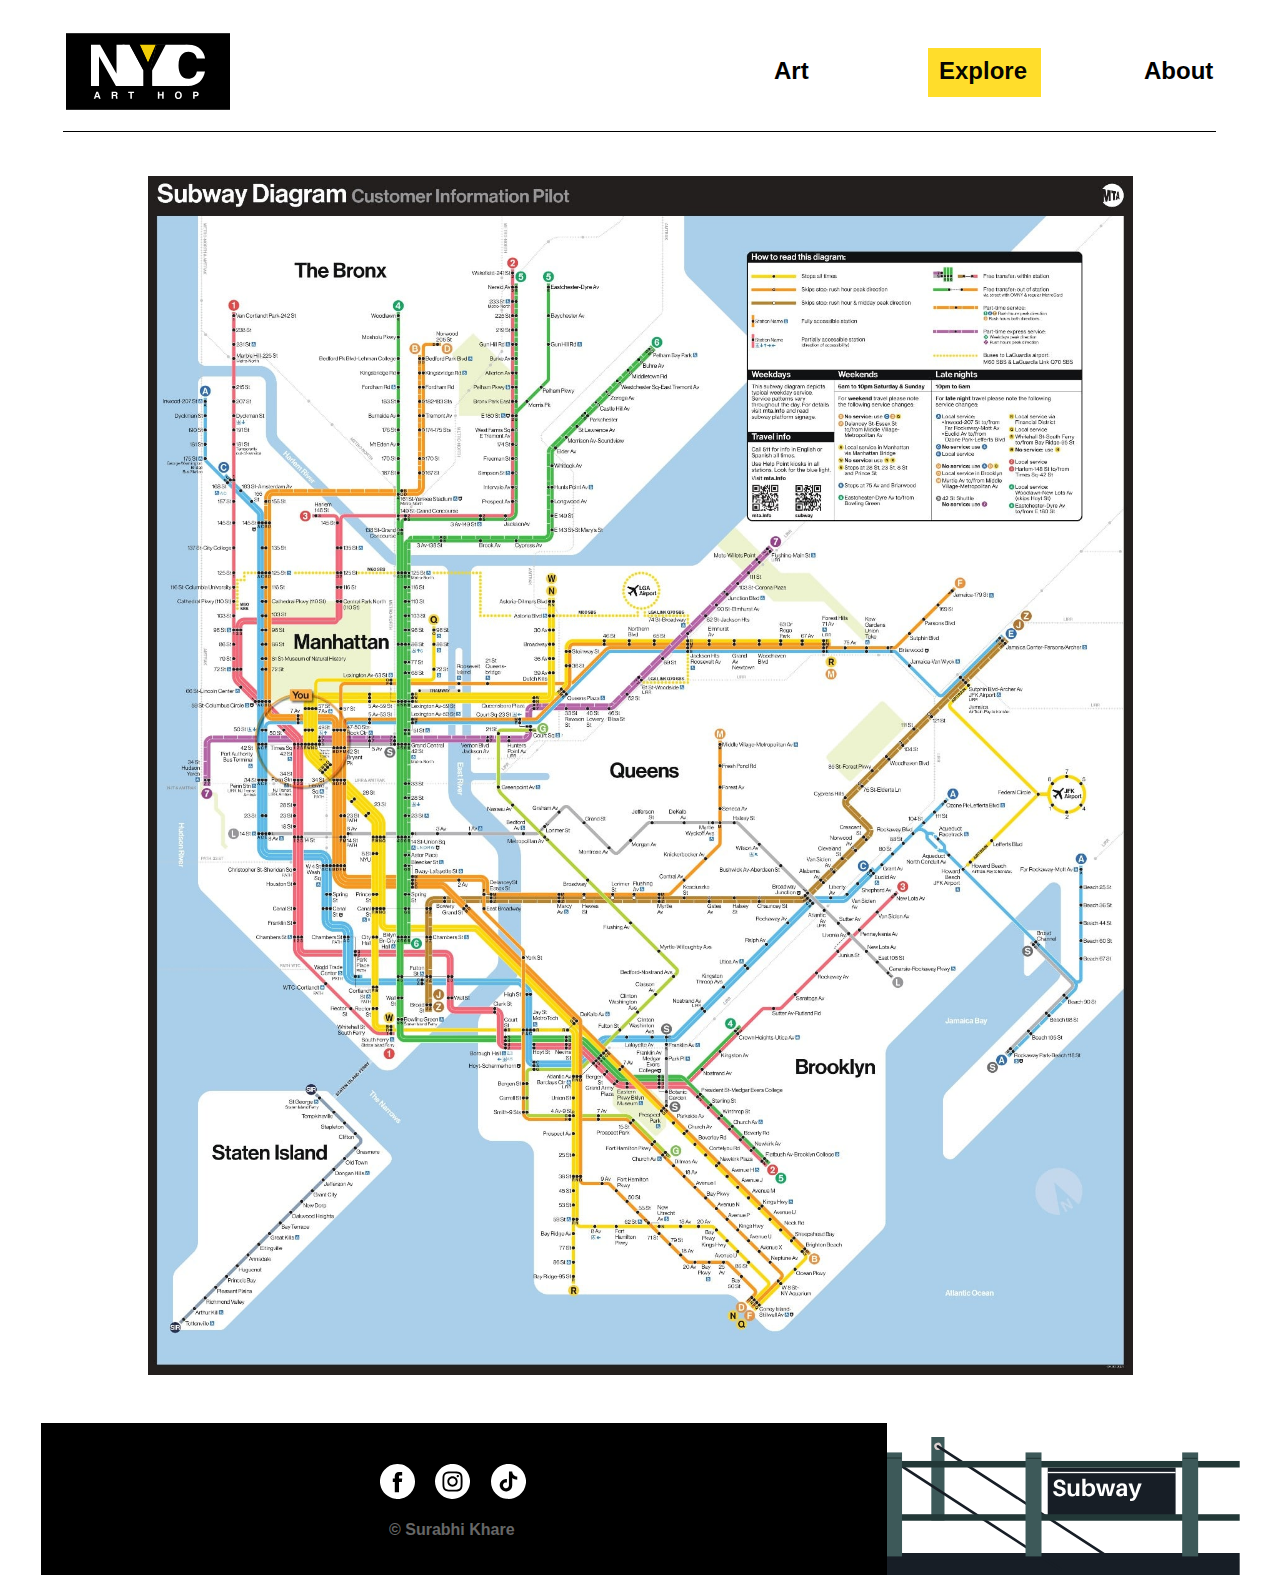
<file: map.html>
﻿<!DOCTYPE html>
<html>
  <head>
    <title>MAP</title>
    <meta http-equiv="X-UA-Compatible" content="IE=edge"/>
    <meta http-equiv="content-type" content="text/html; charset=utf-8"/>
    <meta name="viewport" content="width=device-width, initial-scale=1">
    <link href="resources/css/axure_rp_page.css" type="text/css" rel="stylesheet"/>
    <link href="data/styles.css" type="text/css" rel="stylesheet"/>
    <link href="files/map/styles.css" type="text/css" rel="stylesheet"/>
    <script src="resources/scripts/jquery-3.2.1.min.js"></script>
    <script src="resources/scripts/axure/axQuery.js"></script>
    <script src="resources/scripts/axure/globals.js"></script>
    <script src="resources/scripts/axutils.js"></script>
    <script src="resources/scripts/axure/annotation.js"></script>
    <script src="resources/scripts/axure/axQuery.std.js"></script>
    <script src="resources/scripts/axure/doc.js"></script>
    <script src="resources/scripts/messagecenter.js"></script>
    <script src="resources/scripts/axure/events.js"></script>
    <script src="resources/scripts/axure/recording.js"></script>
    <script src="resources/scripts/axure/action.js"></script>
    <script src="resources/scripts/axure/expr.js"></script>
    <script src="resources/scripts/axure/geometry.js"></script>
    <script src="resources/scripts/axure/flyout.js"></script>
    <script src="resources/scripts/axure/model.js"></script>
    <script src="resources/scripts/axure/repeater.js"></script>
    <script src="resources/scripts/axure/sto.js"></script>
    <script src="resources/scripts/axure/utils.temp.js"></script>
    <script src="resources/scripts/axure/variables.js"></script>
    <script src="resources/scripts/axure/drag.js"></script>
    <script src="resources/scripts/axure/move.js"></script>
    <script src="resources/scripts/axure/visibility.js"></script>
    <script src="resources/scripts/axure/style.js"></script>
    <script src="resources/scripts/axure/adaptive.js"></script>
    <script src="resources/scripts/axure/tree.js"></script>
    <script src="resources/scripts/axure/init.temp.js"></script>
    <script src="resources/scripts/axure/legacy.js"></script>
    <script src="resources/scripts/axure/viewer.js"></script>
    <script src="resources/scripts/axure/math.js"></script>
    <script src="resources/scripts/axure/jquery.nicescroll.min.js"></script>
    <script src="data/document.js"></script>
    <script src="files/map/data.js"></script>
    <script type="text/javascript">
      $axure.utils.getTransparentGifPath = function() { return 'resources/images/transparent.gif'; };
      $axure.utils.getOtherPath = function() { return 'resources/Other.html'; };
      $axure.utils.getReloadPath = function() { return 'resources/reload.html'; };
    </script>
  </head>
  <body>
    <div id="base" class="">

      <!-- Unnamed (Rectangle) -->
      <div id="u950" class="ax_default box_3">
        <div id="u950_div" class=""></div>
        <div id="u950_text" class="text " style="display:none; visibility: hidden">
          <p></p>
        </div>
      </div>

      <!-- Unnamed (SVG) -->
      <div id="u951" class="ax_default image">
        <img id="u951_img" class="img " src="images/index/u1.svg"/>
        <div id="u951_text" class="text " style="display:none; visibility: hidden">
          <p></p>
        </div>
      </div>

      <!-- Unnamed (Line) -->
      <div id="u952" class="ax_default line">
        <img id="u952_img" class="img " src="images/index/u2.svg"/>
        <div id="u952_text" class="text " style="display:none; visibility: hidden">
          <p></p>
        </div>
      </div>

      <!-- Unnamed (Rectangle) -->
      <div id="u953" class="ax_default paragraph">
        <div id="u953_div" class=""></div>
        <div id="u953_text" class="text ">
          <p><span>Art</span></p>
        </div>
      </div>

      <!-- Unnamed (Rectangle) -->
      <div id="u954" class="ax_default paragraph">
        <div id="u954_div" class=""></div>
        <div id="u954_text" class="text ">
          <p><span>Explore</span></p>
        </div>
      </div>

      <!-- Unnamed (Rectangle) -->
      <div id="u955" class="ax_default paragraph">
        <div id="u955_div" class=""></div>
        <div id="u955_text" class="text ">
          <p><span>About</span></p>
        </div>
      </div>

      <!-- Unnamed (Dynamic Panel) -->
      <div id="u956" class="ax_default">
        <div id="u956_state0" class="panel_state" data-label="State 1" style="">
          <div id="u956_state0_content" class="panel_state_content">

            <!-- Sticky header (Group) -->
            <div id="u957" class="ax_default ax_default_hidden" data-label="Sticky header" style="display:none; visibility: hidden" data-left="0" data-top="-13" data-width="1920" data-height="180" layer-opacity="1">

              <!-- Unnamed (Rectangle) -->
              <div id="u958" class="ax_default box_3">
                <div id="u958_div" class=""></div>
                <div id="u958_text" class="text " style="display:none; visibility: hidden">
                  <p></p>
                </div>
              </div>

              <!-- Unnamed (SVG) -->
              <div id="u959" class="ax_default image">
                <img id="u959_img" class="img " src="images/index/u1.svg"/>
                <div id="u959_text" class="text " style="display:none; visibility: hidden">
                  <p></p>
                </div>
              </div>

              <!-- Unnamed (Rectangle) -->
              <div id="u960" class="ax_default paragraph">
                <div id="u960_div" class=""></div>
                <div id="u960_text" class="text ">
                  <p><span>Art</span></p>
                </div>
              </div>

              <!-- Unnamed (Rectangle) -->
              <div id="u961" class="ax_default paragraph">
                <div id="u961_div" class=""></div>
                <div id="u961_text" class="text ">
                  <p><span>Explore</span></p>
                </div>
              </div>

              <!-- Unnamed (Rectangle) -->
              <div id="u962" class="ax_default paragraph">
                <div id="u962_div" class=""></div>
                <div id="u962_text" class="text ">
                  <p><span>About</span></p>
                </div>
              </div>

              <!-- Unnamed (Rectangle) -->
              <div id="u963" class="ax_default paragraph">
                <div id="u963_div" class=""></div>
                <div id="u963_text" class="text ">
                  <p><span>Home</span></p>
                </div>
              </div>

              <!-- Unnamed (SVG) -->
              <div id="u964" class="ax_default image ax_default_unplaced" style="display:none; visibility: hidden">
                <img id="u964_img" class="img " src="resources/images/transparent.gif"/>
                <div id="u964_text" class="text " style="display:none; visibility: hidden">
                  <p></p>
                </div>
              </div>

              <!-- Unnamed (Image) -->
              <div id="u965" class="ax_default image ax_default_unplaced" style="display:none; visibility: hidden">
                <img id="u965_img" class="img " src="resources/images/transparent.gif"/>
                <div id="u965_text" class="text " style="display:none; visibility: hidden">
                  <p></p>
                </div>
              </div>
            </div>
          </div>
        </div>
      </div>

      <!-- Unnamed (SVG) -->
      <div id="u966" class="ax_default image">
        <img id="u966_img" class="img " src="images/index/u14.svg"/>
        <div id="u966_text" class="text " style="display:none; visibility: hidden">
          <p></p>
        </div>
      </div>

      <!-- Unnamed (Rectangle) -->
      <div id="u967" class="ax_default box_3">
        <div id="u967_div" class=""></div>
        <div id="u967_text" class="text " style="display:none; visibility: hidden">
          <p></p>
        </div>
      </div>

      <!-- Unnamed (Rectangle) -->
      <div id="u968" class="ax_default paragraph">
        <div id="u968_div" class=""></div>
        <div id="u968_text" class="text ">
          <p><span>© Surabhi Khare</span></p>
        </div>
      </div>

      <!-- Unnamed (SVG) -->
      <div id="u969" class="ax_default image">
        <img id="u969_img" class="img " src="images/index/u27.svg"/>
        <div id="u969_text" class="text " style="display:none; visibility: hidden">
          <p></p>
        </div>
      </div>

      <!-- Unnamed (SVG) -->
      <div id="u970" class="ax_default image">
        <img id="u970_img" class="img " src="images/index/u28.svg"/>
        <div id="u970_text" class="text " style="display:none; visibility: hidden">
          <p></p>
        </div>
      </div>

      <!-- Unnamed (SVG) -->
      <div id="u971" class="ax_default image">
        <img id="u971_img" class="img " src="images/index/u29.svg"/>
        <div id="u971_text" class="text " style="display:none; visibility: hidden">
          <p></p>
        </div>
      </div>

      <!-- Unnamed (Image) -->
      <div id="u972" class="ax_default image">
        <img id="u972_img" class="img " src="images/map/u972.jpg"/>
        <div id="u972_text" class="text " style="display:none; visibility: hidden">
          <p></p>
        </div>
      </div>

      <!-- Unnamed (SVG) -->
      <div id="u973" class="ax_default image ax_default_unplaced" style="display:none; visibility: hidden">
        <img id="u973_img" class="img " src="resources/images/transparent.gif"/>
        <div id="u973_text" class="text " style="display:none; visibility: hidden">
          <p></p>
        </div>
      </div>

      <!-- Unnamed (Rectangle) -->
      <div id="u974" class="ax_default box_3 ax_default_unplaced" style="display:none; visibility: hidden">
        <div id="u974_div" class=""></div>
        <div id="u974_text" class="text " style="display:none; visibility: hidden">
          <p></p>
        </div>
      </div>

      <!-- Unnamed (Rectangle) -->
      <div id="u975" class="ax_default paragraph ax_default_unplaced" style="display:none; visibility: hidden">
        <div id="u975_div" class=""></div>
        <div id="u975_text" class="text ">
          <p><span>© Surabhi Khare</span></p>
        </div>
      </div>

      <!-- Unnamed (SVG) -->
      <div id="u976" class="ax_default image ax_default_unplaced" style="display:none; visibility: hidden">
        <img id="u976_img" class="img " src="resources/images/transparent.gif"/>
        <div id="u976_text" class="text " style="display:none; visibility: hidden">
          <p></p>
        </div>
      </div>

      <!-- Unnamed (Dynamic Panel) -->
      <div id="u977" class="ax_default ax_default_unplaced" style="display:none; visibility: hidden">
        <div id="u977_state0" class="panel_state" data-label="State 1" style="">
          <div id="u977_state0_content" class="panel_state_content">

            <!-- Sticky header (Group) -->
            <div id="u978" class="ax_default ax_default_hidden" data-label="Sticky header" style="display:none; visibility: hidden" data-left="-8" data-top="-12" data-width="1920" data-height="180" layer-opacity="1">

              <!-- Unnamed (Rectangle) -->
              <div id="u979" class="ax_default box_3">
                <div id="u979_div" class=""></div>
                <div id="u979_text" class="text " style="display:none; visibility: hidden">
                  <p></p>
                </div>
              </div>

              <!-- Unnamed (SVG) -->
              <div id="u980" class="ax_default image">
                <img id="u980_img" class="img " src="images/index/u1.svg"/>
                <div id="u980_text" class="text " style="display:none; visibility: hidden">
                  <p></p>
                </div>
              </div>

              <!-- Unnamed (Rectangle) -->
              <div id="u981" class="ax_default paragraph">
                <div id="u981_div" class=""></div>
                <div id="u981_text" class="text ">
                  <p><span>Art</span></p>
                </div>
              </div>

              <!-- Unnamed (Rectangle) -->
              <div id="u982" class="ax_default paragraph">
                <div id="u982_div" class=""></div>
                <div id="u982_text" class="text ">
                  <p><span>Explore</span></p>
                </div>
              </div>

              <!-- Unnamed (Rectangle) -->
              <div id="u983" class="ax_default paragraph">
                <div id="u983_div" class=""></div>
                <div id="u983_text" class="text ">
                  <p><span>About</span></p>
                </div>
              </div>

              <!-- Unnamed (Rectangle) -->
              <div id="u984" class="ax_default paragraph">
                <div id="u984_div" class=""></div>
                <div id="u984_text" class="text ">
                  <p><span>Home</span></p>
                </div>
              </div>

              <!-- Unnamed (SVG) -->
              <div id="u985" class="ax_default image ax_default_unplaced" style="display:none; visibility: hidden">
                <img id="u985_img" class="img " src="resources/images/transparent.gif"/>
                <div id="u985_text" class="text " style="display:none; visibility: hidden">
                  <p></p>
                </div>
              </div>

              <!-- Unnamed (Image) -->
              <div id="u986" class="ax_default image ax_default_unplaced" style="display:none; visibility: hidden">
                <img id="u986_img" class="img " src="resources/images/transparent.gif"/>
                <div id="u986_text" class="text " style="display:none; visibility: hidden">
                  <p></p>
                </div>
              </div>
            </div>
          </div>
        </div>
      </div>

      <!-- Unnamed (Image) -->
      <div id="u987" class="ax_default image ax_default_unplaced" style="display:none; visibility: hidden">
        <img id="u987_img" class="img " src="resources/images/transparent.gif"/>
        <div id="u987_text" class="text " style="display:none; visibility: hidden">
          <p></p>
        </div>
      </div>

      <!-- Unnamed (SVG) -->
      <div id="u988" class="ax_default image ax_default_unplaced" style="display:none; visibility: hidden">
        <img id="u988_img" class="img " src="resources/images/transparent.gif"/>
        <div id="u988_text" class="text " style="display:none; visibility: hidden">
          <p></p>
        </div>
      </div>

      <!-- Unnamed (SVG) -->
      <div id="u989" class="ax_default image ax_default_unplaced" style="display:none; visibility: hidden">
        <img id="u989_img" class="img " src="resources/images/transparent.gif"/>
        <div id="u989_text" class="text " style="display:none; visibility: hidden">
          <p></p>
        </div>
      </div>

      <!-- Unnamed (SVG) -->
      <div id="u990" class="ax_default image ax_default_unplaced" style="display:none; visibility: hidden">
        <img id="u990_img" class="img " src="resources/images/transparent.gif"/>
        <div id="u990_text" class="text " style="display:none; visibility: hidden">
          <p></p>
        </div>
      </div>

      <!-- Unnamed (Dynamic Panel) -->
      <div id="u991" class="ax_default ax_default_unplaced" style="display:none; visibility: hidden">
        <div id="u991_state0" class="panel_state" data-label="State 1" style="">
          <div id="u991_state0_content" class="panel_state_content">

            <!-- Unnamed (Rectangle) -->
            <div id="u992" class="ax_default box_2 ax_default_unplaced" style="display:none; visibility: hidden">
              <div id="u992_div" class=""></div>
              <div id="u992_text" class="text " style="display:none; visibility: hidden">
                <p></p>
              </div>
            </div>

            <!-- Unnamed (Rectangle) -->
            <div id="u993" class="ax_default paragraph">
              <div id="u993_div" class=""></div>
              <div id="u993_text" class="text ">
                <p><span>Art</span></p>
              </div>
            </div>

            <!-- Unnamed (Rectangle) -->
            <div id="u994" class="ax_default paragraph">
              <div id="u994_div" class=""></div>
              <div id="u994_text" class="text ">
                <p><span>Explore</span></p>
              </div>
            </div>

            <!-- Unnamed (Rectangle) -->
            <div id="u995" class="ax_default paragraph">
              <div id="u995_div" class=""></div>
              <div id="u995_text" class="text ">
                <p><span>About</span></p>
              </div>
            </div>

            <!-- Unnamed (Group) -->
            <div id="u996" class="ax_default ax_default_unplaced" style="display:none; visibility: hidden" data-left="0" data-top="0" data-width="0" data-height="0" layer-opacity="1">

              <!-- Unnamed (Ellipse) -->
              <div id="u997" class="ax_default shape ax_default_unplaced" style="display:none; visibility: hidden">
                <img id="u997_img" class="img " src="resources/images/transparent.gif"/>
                <div id="u997_text" class="text " style="display:none; visibility: hidden">
                  <p></p>
                </div>
              </div>

              <!-- Unnamed (Image) -->
              <div id="u998" class="ax_default image ax_default_unplaced" style="display:none; visibility: hidden">
                <img id="u998_img" class="img " src="resources/images/transparent.gif"/>
                <div id="u998_text" class="text " style="display:none; visibility: hidden">
                  <p></p>
                </div>
              </div>
            </div>
          </div>
        </div>
      </div>

      <!-- Unnamed (Line) -->
      <div id="u999" class="ax_default line ax_default_unplaced" style="display:none; visibility: hidden">
        <img id="u999_img" class="img " src="resources/images/transparent.gif"/>
        <div id="u999_text" class="text " style="display:none; visibility: hidden">
          <p></p>
        </div>
      </div>

      <!-- Unnamed (Image) -->
      <div id="u1000" class="ax_default image ax_default_unplaced" style="display:none; visibility: hidden">
        <img id="u1000_img" class="img " src="resources/images/transparent.gif"/>
        <div id="u1000_text" class="text " style="display:none; visibility: hidden">
          <p></p>
        </div>
      </div>

      <!-- Unnamed (Dynamic Panel) -->
      <div id="u1001" class="ax_default ax_default_unplaced" style="display:none; visibility: hidden">
        <div id="u1001_state0" class="panel_state" data-label="State 1" style="">
          <div id="u1001_state0_content" class="panel_state_content">

            <!-- Unnamed (Rectangle) -->
            <div id="u1002" class="ax_default box_2 ax_default_unplaced" style="display:none; visibility: hidden">
              <div id="u1002_div" class=""></div>
              <div id="u1002_text" class="text " style="display:none; visibility: hidden">
                <p></p>
              </div>
            </div>

            <!-- Unnamed (Rectangle) -->
            <div id="u1003" class="ax_default paragraph">
              <div id="u1003_div" class=""></div>
              <div id="u1003_text" class="text ">
                <p><span>Art</span></p>
              </div>
            </div>

            <!-- Unnamed (Rectangle) -->
            <div id="u1004" class="ax_default paragraph">
              <div id="u1004_div" class=""></div>
              <div id="u1004_text" class="text ">
                <p><span>Explore</span></p>
              </div>
            </div>

            <!-- Unnamed (Rectangle) -->
            <div id="u1005" class="ax_default paragraph">
              <div id="u1005_div" class=""></div>
              <div id="u1005_text" class="text ">
                <p><span>About</span></p>
              </div>
            </div>

            <!-- Unnamed (Group) -->
            <div id="u1006" class="ax_default ax_default_unplaced" style="display:none; visibility: hidden" data-left="0" data-top="0" data-width="0" data-height="0" layer-opacity="1">

              <!-- Unnamed (Ellipse) -->
              <div id="u1007" class="ax_default shape ax_default_unplaced" style="display:none; visibility: hidden">
                <img id="u1007_img" class="img " src="resources/images/transparent.gif"/>
                <div id="u1007_text" class="text " style="display:none; visibility: hidden">
                  <p></p>
                </div>
              </div>

              <!-- Unnamed (Image) -->
              <div id="u1008" class="ax_default image ax_default_unplaced" style="display:none; visibility: hidden">
                <img id="u1008_img" class="img " src="resources/images/transparent.gif"/>
                <div id="u1008_text" class="text " style="display:none; visibility: hidden">
                  <p></p>
                </div>
              </div>
            </div>
          </div>
        </div>
      </div>
    </div>
    <script src="resources/scripts/axure/ios.js"></script>
  </body>
</html>
</file>
<file: resources/css/axure_rp_page.css>
﻿/* so the window resize fires within a frame in IE7 */
html, body {
    height: 100%;
}

#zoomOverlay {
    position: fixed;
    top: 0;
    left: 0;
    width: 100%;
    height: 100%;
}

#dragOverlay {
    position: fixed;
    top: 0;
    left: 0;
    width: 100%;
    height: 100%;
    cursor: grab;
}

#dragOverlay.dragging__start {
    cursor: grabbing;
}

html.hideScroll::-webkit-scrollbar {
    display: none;
}

html.hideScroll {
    -ms-overflow-style: none;
    scrollbar-width: none;
}

.mobileFrameCursor div * {
    cursor: inherit !important;
}

a {
    color: inherit;
}

p {
    margin: 0px;
    text-rendering: optimizeLegibility;
    font-feature-settings: "kern" 1;
    -webkit-font-feature-settings: "kern";
    -moz-font-feature-settings: "kern";
    -moz-font-feature-settings: "kern=1";
    font-kerning: normal;
}

ul {
    margin:0px;
}

iframe {
    background: #FFFFFF;
}

/* to match IE with C, FF */
input {
    padding: 1px 0px 1px 0px;
    box-sizing: border-box;
    -moz-box-sizing: border-box;
}

input[type=text]::-ms-clear {
    width: 0;
    height: 0;
    display: none;
}

textarea {
    margin: 0px;
    box-sizing: border-box;
    -moz-box-sizing: border-box;
}

select option {
    color: initial;
}

.focused:focus, .selectedFocused:focus {
    outline: none;
}

div.intcases {
    font-family: arial; 
    font-size: 12px;
    text-align:left; 
    border:1px solid #AAA; 
    background:#FFF none repeat scroll 0% 0%; 
    z-index:9999; 
    visibility:hidden; 
    position:absolute;
    padding: 0px;
    border-radius: 3px;
    white-space: nowrap;
}

div.intcaselink {
    cursor: pointer;
    padding: 3px 8px 3px 8px;
    margin: 5px;
    background:#EEE none repeat scroll 0% 0%; 
    border:1px solid #AAA;
    border-radius: 3px;
}

div.refpageimage {
    position: absolute;
    left: 0px;
    top: 0px;
    font-size: 0px;
    width: 16px;
    height: 16px;
    cursor: pointer;
    background-image: url(images/newwindow.gif);
    background-repeat: no-repeat;
}

div.annnoteimage {
    position: absolute;
    left: 0px;
    top: 0px;
    font-size: 0px;
    /*width: 16px;
    height: 12px;*/
    cursor: help;
    /*background-image: url(images/note.gif);*/
    /*background-repeat: no-repeat;*/
    width: 13px;
    height: 12px;
    padding-top: 1px;
    text-align: center;
    background-color: #138CDD;
    -moz-box-shadow: 1px 1px 3px #aaa;
    -webkit-box-shadow: 1px 1px 3px #aaa;
    box-shadow: 1px 1px 3px #aaa;
}

div.annnoteline {
    display: inline-block;
    width: 9px;
    height: 1px;
    border-bottom: 1px solid white;
    margin-top: 1px;
}

div.annnotelabel {
    /*position: absolute;
    left: 0px;
    top: 0px;*/
    font-family: Helvetica,Arial;
    white-space: nowrap;
    
    padding-top: 1px;
    background-color: #fff849;
    font-size: 10px;
    font-weight: bold;
    line-height: 14px;
    margin-right: 3px;
    padding: 0px 4px;
    color: #000;

    -moz-box-shadow: 1px 1px 3px #aaa;
    -webkit-box-shadow: 1px 1px 3px #aaa;
    box-shadow: 1px 1px 3px #aaa;
}

div.annnote {
    display: flex;
    position: absolute;
    cursor: help;
    line-height: 14px;
}

.annotation {
    font-size: 12px;
    padding-left: 2px;
    margin-bottom: 5px;
}

.annotationName {
    /*font-size: 13px;
    font-weight: bold;
    margin-bottom: 3px;
    white-space: nowrap;*/

    font-family: 'Trebuchet MS';
    font-size: 14px;
    font-weight: bold;
    margin-bottom: 5px;
    white-space: nowrap;
}

.annotationValue {
    font-family: Arial, Helvetica, Sans-Serif;
    font-size: 12px;
    color: #4a4a4a;
    line-height: 21px;
    margin-bottom: 20px;
}

.noteLink {
    text-decoration: inherit;
    color: inherit;
}

.noteLink:hover {
    background-color: white;
}

/* this is a fix for the issue where dialogs jump around and takes the text-align from the body */
.dialogFix {
    position:absolute;
    text-align:left;
    border: 1px solid #8f949a;
}


@keyframes pulsate {
  from {
    box-shadow: 0 0 10px #15d6ba;
  }
  to {
    box-shadow: 0 0 20px #15d6ba;
  }
}

@-webkit-keyframes pulsate {
  from {
    -webkit-box-shadow: 0 0 10px #15d6ba;
    box-shadow: 0 0 10px #15d6ba;
  }
  to {
    -webkit-box-shadow: 0 0 20px #15d6ba;
    box-shadow: 0 0 20px #15d6ba;
  }
}
 
@-moz-keyframes pulsate {
  from {
    -moz-box-shadow: 0 0 10px #15d6ba;
    box-shadow: 0 0 10px #15d6ba;
  }
  to {
    -moz-box-shadow: 0 0 20px #15d6ba;
    box-shadow: 0 0 20px #15d6ba;
  }
}

.legacyPulsateBorder {
    /*border: 5px solid #15d6ba;
    margin: -5px;*/
    -moz-box-shadow: 0 0 10px 3px #75BB43;
    box-shadow: 0 0 10px 3px #75BB43;
}

.pulsateBorder {
  animation-name: pulsate;
  animation-timing-function: ease-in-out;
  animation-duration: 0.9s;
  animation-iteration-count: infinite;
  animation-direction: alternate;
  
  -webkit-animation-name: pulsate;
  -webkit-animation-timing-function: ease-in-out;
  -webkit-animation-duration: 0.9s;
  -webkit-animation-iteration-count: infinite;
  -webkit-animation-direction: alternate;

  -moz-animation-name: pulsate;
  -moz-animation-timing-function: ease-in-out;
  -moz-animation-duration: 0.9s;
  -moz-animation-iteration-count: infinite;
  -moz-animation-direction: alternate;
}

.ax_default_hidden, .ax_default_unplaced{
    display: none;
    visibility: hidden;
}

.widgetNoteSelected {
    -moz-box-shadow: 0 0 10px 3px #1482C5;
    box-shadow: 0 0 10px 3px #1482C5;
    /*-moz-box-shadow: 0 0 20px #3915d6;
    box-shadow: 0 0 20px #3915d6;*/
    /*border: 3px solid #3915d6;*/
    /*margin: -3px;*/
}


.singleImg {
    display: none;
    visibility: hidden;
}

#ios-safari {
    overflow: auto;
    -webkit-overflow-scrolling: touch;
}

#ios-safari-html {
    display: block;
    overflow: auto;
    -webkit-overflow-scrolling: touch;
    position: absolute;
    top: 0;
    left: 0;
    right: 0;
    bottom: 0;
}

#ios-safari-fixed {
    position: absolute;
    pointer-events: none;
    width: initial;
}

#ios-safari-fixed div {
    pointer-events: auto;
}
</file>
<file: data/styles.css>
﻿.ax_default {
  font-family:"Arial", sans-serif;
  font-weight:400;
  font-style:normal;
  font-size:13px;
  letter-spacing:normal;
  color:#333333;
  vertical-align:none;
  text-align:center;
  line-height:normal;
  text-transform:none;
}
.shape {
}
.box_1 {
}
.box_2 {
}
.box_3 {
}
.ellipse {
}
.image {
}
.primary_button {
  color:#FFFFFF;
}
.placeholder {
}
.button {
}
.primary_button1 {
  color:#FFFFFF;
}
.heading_1 {
  font-family:"Arial", sans-serif;
  font-weight:bold;
  font-style:normal;
  font-size:32px;
  text-align:left;
}
.heading_2 {
  font-family:"Arial", sans-serif;
  font-weight:bold;
  font-style:normal;
  font-size:24px;
  text-align:left;
}
.heading_3 {
  font-family:"Arial", sans-serif;
  font-weight:bold;
  font-style:normal;
  font-size:18px;
  text-align:left;
}
.heading_4 {
  font-family:"Arial", sans-serif;
  font-weight:bold;
  font-style:normal;
  font-size:14px;
  text-align:left;
}
.heading_5 {
  font-family:"Arial", sans-serif;
  font-weight:bold;
  font-style:normal;
  text-align:left;
}
.heading_6 {
  font-family:"Arial", sans-serif;
  font-weight:bold;
  font-style:normal;
  font-size:10px;
  text-align:left;
}
.icon {
}
.paragraph {
  text-align:left;
}
.form_hint {
  color:#999999;
}
.form_disabled {
}
.text_field {
  text-align:left;
}
.text_area {
  text-align:left;
}
.droplist {
  color:#000000;
  text-align:left;
}
.list_box {
  color:#000000;
  text-align:left;
}
.flow_shape {
}
.line {
}
.connector {
}
.text_field1 {
  color:#000000;
  text-align:left;
}
.label {
  font-size:14px;
  text-align:left;
}
.line1 {
}
.text_area1 {
  color:#000000;
  text-align:left;
}
.checkbox {
  text-align:left;
}
textarea, select, input, button { outline: none; }
</file>
<file: files/about/styles.css>
﻿body {
  margin:0px;
  background-image:none;
  position:relative;
  left:-0px;
  width:1920px;
  margin-left:auto;
  margin-right:auto;
  text-align:left;
}
.form_sketch {
  border-color:transparent;
  background-color:transparent;
}
#base {
  position:absolute;
  z-index:0;
}
#u1009_div {
  border-width:0px;
  position:absolute;
  left:0px;
  top:0px;
  width:152px;
  height:78px;
  background:inherit;
  background-color:rgba(255, 51, 51, 1);
  border:none;
  border-radius:0px;
  -moz-box-shadow:none;
  -webkit-box-shadow:none;
  box-shadow:none;
}
#u1009 {
  border-width:0px;
  position:absolute;
  left:1749px;
  top:63px;
  width:152px;
  height:78px;
  display:flex;
}
#u1009 .text {
  position:absolute;
  align-self:center;
  padding:2px 2px 2px 2px;
  box-sizing:border-box;
  width:100%;
}
#u1009_text {
  border-width:0px;
  word-wrap:break-word;
  text-transform:none;
  visibility:hidden;
}
#u1010_img {
  border-width:0px;
  position:absolute;
  left:0px;
  top:0px;
  width:263px;
  height:123px;
}
#u1010 {
  border-width:0px;
  position:absolute;
  left:41px;
  top:40px;
  width:263px;
  height:123px;
  display:flex;
}
#u1010 .text {
  position:absolute;
  align-self:center;
  padding:2px 2px 2px 2px;
  box-sizing:border-box;
  width:100%;
}
#u1010_text {
  border-width:0px;
  word-wrap:break-word;
  text-transform:none;
  visibility:hidden;
}
#u1011_img {
  border-width:0px;
  position:absolute;
  left:0px;
  top:0px;
  width:1847px;
  height:2px;
}
#u1011 {
  border-width:0px;
  position:absolute;
  left:37px;
  top:196px;
  width:1846px;
  height:1px;
  display:flex;
}
#u1011 .text {
  position:absolute;
  align-self:center;
  padding:2px 2px 2px 2px;
  box-sizing:border-box;
  width:100%;
}
#u1011_text {
  border-width:0px;
  word-wrap:break-word;
  text-transform:none;
  visibility:hidden;
}
#u1012_div {
  border-width:0px;
  position:absolute;
  left:0px;
  top:0px;
  width:59px;
  height:47px;
  background:inherit;
  background-color:rgba(255, 255, 255, 0);
  border:none;
  border-radius:0px;
  -moz-box-shadow:none;
  -webkit-box-shadow:none;
  box-shadow:none;
  font-family:"Helvetica Bold", "Helvetica", sans-serif;
  font-weight:700;
  font-style:normal;
  font-size:40px;
  color:#000000;
}
#u1012 {
  border-width:0px;
  position:absolute;
  left:1174px;
  top:78px;
  width:59px;
  height:47px;
  display:flex;
  font-family:"Helvetica Bold", "Helvetica", sans-serif;
  font-weight:700;
  font-style:normal;
  font-size:40px;
  color:#000000;
}
#u1012 .text {
  position:absolute;
  align-self:flex-start;
  padding:0px 0px 0px 0px;
  box-sizing:border-box;
  width:100%;
}
#u1012_text {
  border-width:0px;
  word-wrap:break-word;
  text-transform:none;
}
#u1013_div {
  border-width:0px;
  position:absolute;
  left:0px;
  top:0px;
  width:147px;
  height:47px;
  background:inherit;
  background-color:rgba(255, 255, 255, 0);
  border:none;
  border-radius:0px;
  -moz-box-shadow:none;
  -webkit-box-shadow:none;
  box-shadow:none;
  font-family:"Helvetica Bold", "Helvetica", sans-serif;
  font-weight:700;
  font-style:normal;
  font-size:40px;
  color:#000000;
}
#u1013 {
  border-width:0px;
  position:absolute;
  left:1438px;
  top:78px;
  width:147px;
  height:47px;
  display:flex;
  font-family:"Helvetica Bold", "Helvetica", sans-serif;
  font-weight:700;
  font-style:normal;
  font-size:40px;
  color:#000000;
}
#u1013 .text {
  position:absolute;
  align-self:flex-start;
  padding:0px 0px 0px 0px;
  box-sizing:border-box;
  width:100%;
}
#u1013_text {
  border-width:0px;
  word-wrap:break-word;
  text-transform:none;
}
#u1014_div {
  border-width:0px;
  position:absolute;
  left:0px;
  top:0px;
  width:116px;
  height:47px;
  background:inherit;
  background-color:rgba(255, 255, 255, 0);
  border:none;
  border-radius:0px;
  -moz-box-shadow:none;
  -webkit-box-shadow:none;
  box-shadow:none;
  font-family:"Helvetica Bold", "Helvetica", sans-serif;
  font-weight:700;
  font-style:normal;
  font-size:40px;
  color:rgba(255, 255, 255, 0.996078431372549);
}
#u1014 {
  border-width:0px;
  position:absolute;
  left:1767px;
  top:78px;
  width:116px;
  height:47px;
  display:flex;
  font-family:"Helvetica Bold", "Helvetica", sans-serif;
  font-weight:700;
  font-style:normal;
  font-size:40px;
  color:rgba(255, 255, 255, 0.996078431372549);
}
#u1014 .text {
  position:absolute;
  align-self:flex-start;
  padding:0px 0px 0px 0px;
  box-sizing:border-box;
  width:100%;
}
#u1014_text {
  border-width:0px;
  word-wrap:break-word;
  text-transform:none;
}
#u1015_img {
  border-width:0px;
  position:absolute;
  left:0px;
  top:0px;
  width:1024px;
  height:768px;
}
#u1015 {
  border-width:0px;
  position:absolute;
  left:857px;
  top:289px;
  width:1024px;
  height:768px;
  display:flex;
}
#u1015 .text {
  position:absolute;
  align-self:center;
  padding:2px 2px 2px 2px;
  box-sizing:border-box;
  width:100%;
}
#u1015_text {
  border-width:0px;
  word-wrap:break-word;
  text-transform:none;
  visibility:hidden;
}
#u1016_div {
  border-width:0px;
  position:absolute;
  left:0px;
  top:0px;
  width:439px;
  height:103px;
  background:inherit;
  background-color:rgba(255, 255, 255, 0);
  border:none;
  border-radius:0px;
  -moz-box-shadow:none;
  -webkit-box-shadow:none;
  box-shadow:none;
  font-family:"Georgia Bold", "Georgia", sans-serif;
  font-weight:700;
  font-style:normal;
  font-size:90px;
  color:#000000;
}
#u1016 {
  border-width:0px;
  position:absolute;
  left:41px;
  top:274px;
  width:439px;
  height:103px;
  display:flex;
  font-family:"Georgia Bold", "Georgia", sans-serif;
  font-weight:700;
  font-style:normal;
  font-size:90px;
  color:#000000;
}
#u1016 .text {
  position:absolute;
  align-self:flex-start;
  padding:0px 0px 0px 0px;
  box-sizing:border-box;
  width:100%;
}
#u1016_text {
  border-width:0px;
  word-wrap:break-word;
  text-transform:none;
}
#u1017_div {
  border-width:0px;
  position:absolute;
  left:0px;
  top:0px;
  width:769px;
  height:630px;
  background:inherit;
  background-color:rgba(255, 255, 255, 0);
  border:none;
  border-radius:0px;
  -moz-box-shadow:none;
  -webkit-box-shadow:none;
  box-shadow:none;
  font-family:"Helvetica Bold", "Helvetica", sans-serif;
  font-weight:700;
  font-style:normal;
  font-size:30px;
  line-height:45px;
}
#u1017 {
  border-width:0px;
  position:absolute;
  left:41px;
  top:427px;
  width:769px;
  height:630px;
  display:flex;
  font-family:"Helvetica Bold", "Helvetica", sans-serif;
  font-weight:700;
  font-style:normal;
  font-size:30px;
  line-height:45px;
}
#u1017 .text {
  position:absolute;
  align-self:flex-start;
  padding:0px 0px 0px 0px;
  box-sizing:border-box;
  width:100%;
}
#u1017_text {
  border-width:0px;
  word-wrap:break-word;
  text-transform:none;
}
#u1018_div {
  border-width:0px;
  position:absolute;
  left:0px;
  top:0px;
  width:1920px;
  height:737px;
  background:inherit;
  background-color:rgba(0, 0, 0, 1);
  border:none;
  border-radius:0px;
  -moz-box-shadow:none;
  -webkit-box-shadow:none;
  box-shadow:none;
}
#u1018 {
  border-width:0px;
  position:absolute;
  left:0px;
  top:1147px;
  width:1920px;
  height:737px;
  display:flex;
}
#u1018 .text {
  position:absolute;
  align-self:center;
  padding:2px 2px 2px 2px;
  box-sizing:border-box;
  width:100%;
}
#u1018_text {
  border-width:0px;
  word-wrap:break-word;
  text-transform:none;
  visibility:hidden;
}
#u1019_div {
  border-width:0px;
  position:absolute;
  left:0px;
  top:0px;
  width:1766px;
  height:94px;
  background:inherit;
  background-color:rgba(255, 255, 255, 0);
  border:none;
  border-radius:0px;
  -moz-box-shadow:none;
  -webkit-box-shadow:none;
  box-shadow:none;
  font-family:"Helvetica Bold", "Helvetica", sans-serif;
  font-weight:700;
  font-style:normal;
  font-size:40px;
  text-align:center;
}
#u1019 {
  border-width:0px;
  position:absolute;
  left:77px;
  top:1196px;
  width:1766px;
  height:94px;
  display:flex;
  font-family:"Helvetica Bold", "Helvetica", sans-serif;
  font-weight:700;
  font-style:normal;
  font-size:40px;
  text-align:center;
}
#u1019 .text {
  position:absolute;
  align-self:flex-start;
  padding:0px 0px 0px 0px;
  box-sizing:border-box;
  width:100%;
}
#u1019_text {
  border-width:0px;
  word-wrap:break-word;
  text-transform:none;
}
#u1020_div {
  border-width:0px;
  position:absolute;
  left:0px;
  top:0px;
  width:600px;
  height:49px;
  background:inherit;
  background-color:rgba(255, 255, 255, 1);
  box-sizing:border-box;
  border-width:1px;
  border-style:solid;
  border-color:rgba(121, 121, 121, 1);
  border-radius:0px;
  -moz-box-shadow:none;
  -webkit-box-shadow:none;
  box-shadow:none;
}
#u1020 {
  border-width:0px;
  position:absolute;
  left:862px;
  top:1440px;
  width:600px;
  height:49px;
  display:flex;
}
#u1020 .text {
  position:absolute;
  align-self:center;
  padding:2px 2px 2px 2px;
  box-sizing:border-box;
  width:100%;
}
#u1020_text {
  border-width:0px;
  word-wrap:break-word;
  text-transform:none;
  visibility:hidden;
}
#u1021_div {
  border-width:0px;
  position:absolute;
  left:0px;
  top:0px;
  width:600px;
  height:49px;
  background:inherit;
  background-color:rgba(255, 255, 255, 1);
  box-sizing:border-box;
  border-width:1px;
  border-style:solid;
  border-color:rgba(121, 121, 121, 1);
  border-radius:0px;
  -moz-box-shadow:none;
  -webkit-box-shadow:none;
  box-shadow:none;
}
#u1021 {
  border-width:0px;
  position:absolute;
  left:862px;
  top:1516px;
  width:600px;
  height:49px;
  display:flex;
}
#u1021 .text {
  position:absolute;
  align-self:center;
  padding:2px 2px 2px 2px;
  box-sizing:border-box;
  width:100%;
}
#u1021_text {
  border-width:0px;
  word-wrap:break-word;
  text-transform:none;
  visibility:hidden;
}
#u1022_div {
  border-width:0px;
  position:absolute;
  left:0px;
  top:0px;
  width:600px;
  height:49px;
  background:inherit;
  background-color:rgba(255, 255, 255, 1);
  box-sizing:border-box;
  border-width:1px;
  border-style:solid;
  border-color:rgba(121, 121, 121, 1);
  border-radius:0px;
  -moz-box-shadow:none;
  -webkit-box-shadow:none;
  box-shadow:none;
}
#u1022 {
  border-width:0px;
  position:absolute;
  left:862px;
  top:1592px;
  width:600px;
  height:49px;
  display:flex;
}
#u1022 .text {
  position:absolute;
  align-self:center;
  padding:2px 2px 2px 2px;
  box-sizing:border-box;
  width:100%;
}
#u1022_text {
  border-width:0px;
  word-wrap:break-word;
  text-transform:none;
  visibility:hidden;
}
#u1023_div {
  border-width:0px;
  position:absolute;
  left:0px;
  top:0px;
  width:600px;
  height:49px;
  background:inherit;
  background-color:rgba(255, 255, 255, 1);
  box-sizing:border-box;
  border-width:1px;
  border-style:solid;
  border-color:rgba(121, 121, 121, 1);
  border-radius:0px;
  -moz-box-shadow:none;
  -webkit-box-shadow:none;
  box-shadow:none;
}
#u1023 {
  border-width:0px;
  position:absolute;
  left:862px;
  top:1668px;
  width:600px;
  height:49px;
  display:flex;
}
#u1023 .text {
  position:absolute;
  align-self:center;
  padding:2px 2px 2px 2px;
  box-sizing:border-box;
  width:100%;
}
#u1023_text {
  border-width:0px;
  word-wrap:break-word;
  text-transform:none;
  visibility:hidden;
}
#u1024_div {
  border-width:0px;
  position:absolute;
  left:0px;
  top:0px;
  width:301px;
  height:40px;
  background:inherit;
  background-color:rgba(255, 255, 255, 0);
  border:none;
  border-radius:0px;
  -moz-box-shadow:none;
  -webkit-box-shadow:none;
  box-shadow:none;
  font-family:"Georgia Bold", "Georgia", sans-serif;
  font-weight:700;
  font-style:normal;
  font-size:35px;
  color:#FFFFFF;
}
#u1024 {
  border-width:0px;
  position:absolute;
  left:358px;
  top:1560px;
  width:301px;
  height:40px;
  display:flex;
  -webkit-transform:rotate(270deg);
  -moz-transform:rotate(270deg);
  -ms-transform:rotate(270deg);
  transform:rotate(270deg);
  font-family:"Georgia Bold", "Georgia", sans-serif;
  font-weight:700;
  font-style:normal;
  font-size:35px;
  color:#FFFFFF;
}
#u1024 .text {
  position:absolute;
  align-self:flex-start;
  padding:0px 0px 0px 0px;
  box-sizing:border-box;
  width:100%;
}
#u1024_text {
  border-width:0px;
  word-wrap:break-word;
  text-transform:none;
}
#u1025_div {
  border-width:0px;
  position:absolute;
  left:0px;
  top:0px;
  width:82px;
  height:36px;
  background:inherit;
  background-color:rgba(255, 255, 255, 0);
  border:none;
  border-radius:0px;
  -moz-box-shadow:none;
  -webkit-box-shadow:none;
  box-shadow:none;
  font-family:"Helvetica Bold", "Helvetica", sans-serif;
  font-weight:700;
  font-style:normal;
  font-size:30px;
  color:#FFFFFF;
}
#u1025 {
  border-width:0px;
  position:absolute;
  left:668px;
  top:1447px;
  width:82px;
  height:36px;
  display:flex;
  font-family:"Helvetica Bold", "Helvetica", sans-serif;
  font-weight:700;
  font-style:normal;
  font-size:30px;
  color:#FFFFFF;
}
#u1025 .text {
  position:absolute;
  align-self:flex-start;
  padding:0px 0px 0px 0px;
  box-sizing:border-box;
  width:100%;
}
#u1025_text {
  border-width:0px;
  word-wrap:break-word;
  text-transform:none;
}
#u1026_div {
  border-width:0px;
  position:absolute;
  left:0px;
  top:0px;
  width:81px;
  height:36px;
  background:inherit;
  background-color:rgba(255, 255, 255, 0);
  border:none;
  border-radius:0px;
  -moz-box-shadow:none;
  -webkit-box-shadow:none;
  box-shadow:none;
  font-family:"Helvetica Bold", "Helvetica", sans-serif;
  font-weight:700;
  font-style:normal;
  font-size:30px;
  color:#FFFFFF;
}
#u1026 {
  border-width:0px;
  position:absolute;
  left:668px;
  top:1523px;
  width:81px;
  height:36px;
  display:flex;
  font-family:"Helvetica Bold", "Helvetica", sans-serif;
  font-weight:700;
  font-style:normal;
  font-size:30px;
  color:#FFFFFF;
}
#u1026 .text {
  position:absolute;
  align-self:flex-start;
  padding:0px 0px 0px 0px;
  box-sizing:border-box;
  width:100%;
}
#u1026_text {
  border-width:0px;
  word-wrap:break-word;
  text-transform:none;
}
#u1027_div {
  border-width:0px;
  position:absolute;
  left:0px;
  top:0px;
  width:92px;
  height:36px;
  background:inherit;
  background-color:rgba(255, 255, 255, 0);
  border:none;
  border-radius:0px;
  -moz-box-shadow:none;
  -webkit-box-shadow:none;
  box-shadow:none;
  font-family:"Helvetica Bold", "Helvetica", sans-serif;
  font-weight:700;
  font-style:normal;
  font-size:30px;
  color:#FFFFFF;
}
#u1027 {
  border-width:0px;
  position:absolute;
  left:668px;
  top:1592px;
  width:92px;
  height:36px;
  display:flex;
  font-family:"Helvetica Bold", "Helvetica", sans-serif;
  font-weight:700;
  font-style:normal;
  font-size:30px;
  color:#FFFFFF;
}
#u1027 .text {
  position:absolute;
  align-self:flex-start;
  padding:0px 0px 0px 0px;
  box-sizing:border-box;
  width:100%;
}
#u1027_text {
  border-width:0px;
  word-wrap:break-word;
  text-transform:none;
}
#u1028_div {
  border-width:0px;
  position:absolute;
  left:0px;
  top:0px;
  width:127px;
  height:36px;
  background:inherit;
  background-color:rgba(255, 255, 255, 0);
  border:none;
  border-radius:0px;
  -moz-box-shadow:none;
  -webkit-box-shadow:none;
  box-shadow:none;
  font-family:"Helvetica Bold", "Helvetica", sans-serif;
  font-weight:700;
  font-style:normal;
  font-size:30px;
  color:#FFFFFF;
}
#u1028 {
  border-width:0px;
  position:absolute;
  left:668px;
  top:1668px;
  width:127px;
  height:36px;
  display:flex;
  font-family:"Helvetica Bold", "Helvetica", sans-serif;
  font-weight:700;
  font-style:normal;
  font-size:30px;
  color:#FFFFFF;
}
#u1028 .text {
  position:absolute;
  align-self:flex-start;
  padding:0px 0px 0px 0px;
  box-sizing:border-box;
  width:100%;
}
#u1028_text {
  border-width:0px;
  word-wrap:break-word;
  text-transform:none;
}
#u1029_img {
  border-width:0px;
  position:absolute;
  left:-2px;
  top:-2px;
  width:282px;
  height:9px;
}
#u1029 {
  border-width:0px;
  position:absolute;
  left:456px;
  top:1578px;
  width:277px;
  height:4px;
  display:flex;
  -webkit-transform:rotate(89.99650704016929deg);
  -moz-transform:rotate(89.99650704016929deg);
  -ms-transform:rotate(89.99650704016929deg);
  transform:rotate(89.99650704016929deg);
}
#u1029 .text {
  position:absolute;
  align-self:center;
  padding:2px 2px 2px 2px;
  box-sizing:border-box;
  width:100%;
}
#u1029_text {
  border-width:0px;
  word-wrap:break-word;
  text-transform:none;
  visibility:hidden;
}
#u1030 {
  border-width:0px;
  position:absolute;
  left:0px;
  top:0px;
  width:0px;
  height:0px;
}
#u1031_img {
  border-width:0px;
  position:absolute;
  left:0px;
  top:0px;
  width:602px;
  height:221px;
}
#u1031 {
  border-width:0px;
  position:absolute;
  left:1319px;
  top:1903px;
  width:602px;
  height:221px;
  display:flex;
}
#u1031 .text {
  position:absolute;
  align-self:center;
  padding:2px 2px 2px 2px;
  box-sizing:border-box;
  width:100%;
}
#u1031_text {
  border-width:0px;
  word-wrap:break-word;
  text-transform:none;
  visibility:hidden;
}
#u1032_div {
  border-width:0px;
  position:absolute;
  left:0px;
  top:0px;
  width:1354px;
  height:243px;
  background:inherit;
  background-color:rgba(0, 0, 0, 1);
  border:none;
  border-radius:0px;
  -moz-box-shadow:none;
  -webkit-box-shadow:none;
  box-shadow:none;
}
#u1032 {
  border-width:0px;
  position:absolute;
  left:1px;
  top:1881px;
  width:1354px;
  height:243px;
  display:flex;
}
#u1032 .text {
  position:absolute;
  align-self:center;
  padding:2px 2px 2px 2px;
  box-sizing:border-box;
  width:100%;
}
#u1032_text {
  border-width:0px;
  word-wrap:break-word;
  text-transform:none;
  visibility:hidden;
}
#u1033_div {
  border-width:0px;
  position:absolute;
  left:0px;
  top:0px;
  width:157px;
  height:24px;
  background:inherit;
  background-color:rgba(255, 255, 255, 0);
  border:none;
  border-radius:0px;
  -moz-box-shadow:none;
  -webkit-box-shadow:none;
  box-shadow:none;
  font-family:"Helvetica Bold", "Helvetica", sans-serif;
  font-weight:700;
  font-style:normal;
  font-size:20px;
  color:rgba(255, 255, 255, 0.403921568627451);
}
#u1033 {
  border-width:0px;
  position:absolute;
  left:579px;
  top:2037px;
  width:157px;
  height:24px;
  display:flex;
  font-family:"Helvetica Bold", "Helvetica", sans-serif;
  font-weight:700;
  font-style:normal;
  font-size:20px;
  color:rgba(255, 255, 255, 0.403921568627451);
}
#u1033 .text {
  position:absolute;
  align-self:flex-start;
  padding:0px 0px 0px 0px;
  box-sizing:border-box;
  width:100%;
}
#u1033_text {
  border-width:0px;
  word-wrap:break-word;
  text-transform:none;
}
#u1034_img {
  border-width:0px;
  position:absolute;
  left:0px;
  top:0px;
  width:263px;
  height:123px;
}
#u1034 {
  border-width:0px;
  position:absolute;
  left:49px;
  top:50px;
  width:263px;
  height:123px;
  display:flex;
}
#u1034 .text {
  position:absolute;
  align-self:center;
  padding:2px 2px 2px 2px;
  box-sizing:border-box;
  width:100%;
}
#u1034_text {
  border-width:0px;
  word-wrap:break-word;
  text-transform:none;
  visibility:hidden;
}
#u1035_img {
  border-width:0px;
  position:absolute;
  left:0px;
  top:0px;
  width:1847px;
  height:2px;
}
#u1035 {
  border-width:0px;
  position:absolute;
  left:47px;
  top:143px;
  width:1846px;
  height:1px;
  display:flex;
}
#u1035 .text {
  position:absolute;
  align-self:center;
  padding:2px 2px 2px 2px;
  box-sizing:border-box;
  width:100%;
}
#u1035_text {
  border-width:0px;
  word-wrap:break-word;
  text-transform:none;
  visibility:hidden;
}
#u1036_img {
  border-width:0px;
  position:absolute;
  left:0px;
  top:0px;
  width:700px;
  height:612px;
}
#u1036 {
  border-width:0px;
  position:absolute;
  left:701px;
  top:41px;
  width:700px;
  height:612px;
  display:flex;
}
#u1036 .text {
  position:absolute;
  align-self:center;
  padding:2px 2px 2px 2px;
  box-sizing:border-box;
  width:100%;
}
#u1036_text {
  border-width:0px;
  word-wrap:break-word;
  text-transform:none;
  visibility:hidden;
}
#u1037 {
  border-width:0px;
  position:absolute;
  left:0px;
  top:0px;
  width:0px;
  height:0px;
}
#u1038_img {
  border-width:0px;
  position:absolute;
  left:0px;
  top:0px;
  width:602px;
  height:221px;
}
#u1038 {
  border-width:0px;
  position:absolute;
  left:1318px;
  top:2080px;
  width:602px;
  height:221px;
  display:flex;
}
#u1038 .text {
  position:absolute;
  align-self:center;
  padding:2px 2px 2px 2px;
  box-sizing:border-box;
  width:100%;
}
#u1038_text {
  border-width:0px;
  word-wrap:break-word;
  text-transform:none;
  visibility:hidden;
}
#u1039_div {
  border-width:0px;
  position:absolute;
  left:0px;
  top:0px;
  width:1354px;
  height:243px;
  background:inherit;
  background-color:rgba(0, 0, 0, 1);
  border:none;
  border-radius:0px;
  -moz-box-shadow:none;
  -webkit-box-shadow:none;
  box-shadow:none;
}
#u1039 {
  border-width:0px;
  position:absolute;
  left:0px;
  top:2058px;
  width:1354px;
  height:243px;
  display:flex;
}
#u1039 .text {
  position:absolute;
  align-self:center;
  padding:2px 2px 2px 2px;
  box-sizing:border-box;
  width:100%;
}
#u1039_text {
  border-width:0px;
  word-wrap:break-word;
  text-transform:none;
  visibility:hidden;
}
#u1040_div {
  border-width:0px;
  position:absolute;
  left:0px;
  top:0px;
  width:56px;
  height:24px;
  background:inherit;
  background-color:rgba(255, 255, 255, 0);
  border:none;
  border-radius:0px;
  -moz-box-shadow:none;
  -webkit-box-shadow:none;
  box-shadow:none;
  font-family:"Helvetica Bold", "Helvetica", sans-serif;
  font-weight:700;
  font-style:normal;
  font-size:20px;
  color:#FFFFFF;
}
#u1040 {
  border-width:0px;
  position:absolute;
  left:297px;
  top:2141px;
  width:56px;
  height:24px;
  display:flex;
  font-family:"Helvetica Bold", "Helvetica", sans-serif;
  font-weight:700;
  font-style:normal;
  font-size:20px;
  color:#FFFFFF;
}
#u1040 .text {
  position:absolute;
  align-self:flex-start;
  padding:0px 0px 0px 0px;
  box-sizing:border-box;
  width:100%;
}
#u1040_text {
  border-width:0px;
  word-wrap:break-word;
  text-transform:none;
}
#u1041_div {
  border-width:0px;
  position:absolute;
  left:0px;
  top:0px;
  width:30px;
  height:24px;
  background:inherit;
  background-color:rgba(255, 255, 255, 0);
  border:none;
  border-radius:0px;
  -moz-box-shadow:none;
  -webkit-box-shadow:none;
  box-shadow:none;
  font-family:"Helvetica Bold", "Helvetica", sans-serif;
  font-weight:700;
  font-style:normal;
  font-size:20px;
  color:#FFFFFF;
}
#u1041 {
  border-width:0px;
  position:absolute;
  left:533px;
  top:2141px;
  width:30px;
  height:24px;
  display:flex;
  font-family:"Helvetica Bold", "Helvetica", sans-serif;
  font-weight:700;
  font-style:normal;
  font-size:20px;
  color:#FFFFFF;
}
#u1041 .text {
  position:absolute;
  align-self:flex-start;
  padding:0px 0px 0px 0px;
  box-sizing:border-box;
  width:100%;
}
#u1041_text {
  border-width:0px;
  word-wrap:break-word;
  text-transform:none;
}
#u1042_div {
  border-width:0px;
  position:absolute;
  left:0px;
  top:0px;
  width:74px;
  height:24px;
  background:inherit;
  background-color:rgba(255, 255, 255, 0);
  border:none;
  border-radius:0px;
  -moz-box-shadow:none;
  -webkit-box-shadow:none;
  box-shadow:none;
  font-family:"Helvetica Bold", "Helvetica", sans-serif;
  font-weight:700;
  font-style:normal;
  font-size:20px;
  color:#FFFFFF;
}
#u1042 {
  border-width:0px;
  position:absolute;
  left:744px;
  top:2141px;
  width:74px;
  height:24px;
  display:flex;
  font-family:"Helvetica Bold", "Helvetica", sans-serif;
  font-weight:700;
  font-style:normal;
  font-size:20px;
  color:#FFFFFF;
}
#u1042 .text {
  position:absolute;
  align-self:flex-start;
  padding:0px 0px 0px 0px;
  box-sizing:border-box;
  width:100%;
}
#u1042_text {
  border-width:0px;
  word-wrap:break-word;
  text-transform:none;
}
#u1043_div {
  border-width:0px;
  position:absolute;
  left:0px;
  top:0px;
  width:58px;
  height:24px;
  background:inherit;
  background-color:rgba(255, 255, 255, 0);
  border:none;
  border-radius:0px;
  -moz-box-shadow:none;
  -webkit-box-shadow:none;
  box-shadow:none;
  font-family:"Helvetica Bold", "Helvetica", sans-serif;
  font-weight:700;
  font-style:normal;
  font-size:20px;
  color:#FFFFFF;
}
#u1043 {
  border-width:0px;
  position:absolute;
  left:998px;
  top:2141px;
  width:58px;
  height:24px;
  display:flex;
  font-family:"Helvetica Bold", "Helvetica", sans-serif;
  font-weight:700;
  font-style:normal;
  font-size:20px;
  color:#FFFFFF;
}
#u1043 .text {
  position:absolute;
  align-self:flex-start;
  padding:0px 0px 0px 0px;
  box-sizing:border-box;
  width:100%;
}
#u1043_text {
  border-width:0px;
  word-wrap:break-word;
  text-transform:none;
}
#u1044_div {
  border-width:0px;
  position:absolute;
  left:0px;
  top:0px;
  width:157px;
  height:24px;
  background:inherit;
  background-color:rgba(255, 255, 255, 0);
  border:none;
  border-radius:0px;
  -moz-box-shadow:none;
  -webkit-box-shadow:none;
  box-shadow:none;
  font-family:"Helvetica Bold", "Helvetica", sans-serif;
  font-weight:700;
  font-style:normal;
  font-size:20px;
  color:rgba(255, 255, 255, 0.403921568627451);
}
#u1044 {
  border-width:0px;
  position:absolute;
  left:578px;
  top:2214px;
  width:157px;
  height:24px;
  display:flex;
  font-family:"Helvetica Bold", "Helvetica", sans-serif;
  font-weight:700;
  font-style:normal;
  font-size:20px;
  color:rgba(255, 255, 255, 0.403921568627451);
}
#u1044 .text {
  position:absolute;
  align-self:flex-start;
  padding:0px 0px 0px 0px;
  box-sizing:border-box;
  width:100%;
}
#u1044_text {
  border-width:0px;
  word-wrap:break-word;
  text-transform:none;
}
#u1045_img {
  border-width:0px;
  position:absolute;
  left:0px;
  top:0px;
  width:263px;
  height:123px;
}
#u1045 {
  border-width:0px;
  position:absolute;
  left:41px;
  top:40px;
  width:263px;
  height:123px;
  display:flex;
}
#u1045 .text {
  position:absolute;
  align-self:center;
  padding:2px 2px 2px 2px;
  box-sizing:border-box;
  width:100%;
}
#u1045_text {
  border-width:0px;
  word-wrap:break-word;
  text-transform:none;
  visibility:hidden;
}
#u1046_img {
  border-width:0px;
  position:absolute;
  left:0px;
  top:0px;
  width:1847px;
  height:2px;
}
#u1046 {
  border-width:0px;
  position:absolute;
  left:37px;
  top:196px;
  width:1846px;
  height:1px;
  display:flex;
}
#u1046 .text {
  position:absolute;
  align-self:center;
  padding:2px 2px 2px 2px;
  box-sizing:border-box;
  width:100%;
}
#u1046_text {
  border-width:0px;
  word-wrap:break-word;
  text-transform:none;
  visibility:hidden;
}
#u1047_div {
  border-width:0px;
  position:absolute;
  left:0px;
  top:0px;
  width:59px;
  height:47px;
  background:inherit;
  background-color:rgba(255, 255, 255, 0);
  border:none;
  border-radius:0px;
  -moz-box-shadow:none;
  -webkit-box-shadow:none;
  box-shadow:none;
  font-family:"Helvetica Bold", "Helvetica", sans-serif;
  font-weight:700;
  font-style:normal;
  font-size:40px;
  color:#000000;
}
#u1047 {
  border-width:0px;
  position:absolute;
  left:1174px;
  top:78px;
  width:59px;
  height:47px;
  display:flex;
  font-family:"Helvetica Bold", "Helvetica", sans-serif;
  font-weight:700;
  font-style:normal;
  font-size:40px;
  color:#000000;
}
#u1047 .text {
  position:absolute;
  align-self:flex-start;
  padding:0px 0px 0px 0px;
  box-sizing:border-box;
  width:100%;
}
#u1047_text {
  border-width:0px;
  word-wrap:break-word;
  text-transform:none;
}
#u1048_div {
  border-width:0px;
  position:absolute;
  left:0px;
  top:0px;
  width:147px;
  height:47px;
  background:inherit;
  background-color:rgba(255, 255, 255, 0);
  border:none;
  border-radius:0px;
  -moz-box-shadow:none;
  -webkit-box-shadow:none;
  box-shadow:none;
  font-family:"Helvetica Bold", "Helvetica", sans-serif;
  font-weight:700;
  font-style:normal;
  font-size:40px;
  color:#000000;
}
#u1048 {
  border-width:0px;
  position:absolute;
  left:1438px;
  top:78px;
  width:147px;
  height:47px;
  display:flex;
  font-family:"Helvetica Bold", "Helvetica", sans-serif;
  font-weight:700;
  font-style:normal;
  font-size:40px;
  color:#000000;
}
#u1048 .text {
  position:absolute;
  align-self:flex-start;
  padding:0px 0px 0px 0px;
  box-sizing:border-box;
  width:100%;
}
#u1048_text {
  border-width:0px;
  word-wrap:break-word;
  text-transform:none;
}
#u1049_div {
  border-width:0px;
  position:absolute;
  left:0px;
  top:0px;
  width:116px;
  height:47px;
  background:inherit;
  background-color:rgba(255, 255, 255, 0);
  border:none;
  border-radius:0px;
  -moz-box-shadow:none;
  -webkit-box-shadow:none;
  box-shadow:none;
  font-family:"Helvetica Bold", "Helvetica", sans-serif;
  font-weight:700;
  font-style:normal;
  font-size:40px;
  color:#000000;
}
#u1049 {
  border-width:0px;
  position:absolute;
  left:1767px;
  top:78px;
  width:116px;
  height:47px;
  display:flex;
  font-family:"Helvetica Bold", "Helvetica", sans-serif;
  font-weight:700;
  font-style:normal;
  font-size:40px;
  color:#000000;
}
#u1049 .text {
  position:absolute;
  align-self:flex-start;
  padding:0px 0px 0px 0px;
  box-sizing:border-box;
  width:100%;
}
#u1049_text {
  border-width:0px;
  word-wrap:break-word;
  text-transform:none;
}
#u1050_div {
  border-width:0px;
  position:absolute;
  left:0px;
  top:0px;
  width:112px;
  height:47px;
  background:inherit;
  background-color:rgba(255, 255, 255, 0);
  border:none;
  border-radius:0px;
  -moz-box-shadow:none;
  -webkit-box-shadow:none;
  box-shadow:none;
  font-family:"Helvetica Bold", "Helvetica", sans-serif;
  font-weight:700;
  font-style:normal;
  font-size:40px;
  color:#FFFFFF;
}
#u1050 {
  border-width:0px;
  position:absolute;
  left:857px;
  top:78px;
  width:112px;
  height:47px;
  display:flex;
  font-family:"Helvetica Bold", "Helvetica", sans-serif;
  font-weight:700;
  font-style:normal;
  font-size:40px;
  color:#FFFFFF;
}
#u1050 .text {
  position:absolute;
  align-self:flex-start;
  padding:0px 0px 0px 0px;
  box-sizing:border-box;
  width:100%;
}
#u1050_text {
  border-width:0px;
  word-wrap:break-word;
  text-transform:none;
}
#u1051 {
  position:fixed;
  left:9px;
  top:22px;
  width:1px;
  height:1px;
}
#u1051_state0 {
  border-width:0px;
  position:absolute;
  left:0px;
  top:0px;
  width:1px;
  height:1px;
  -ms-overflow-x:hidden;
  overflow-x:hidden;
  -ms-overflow-y:hidden;
  overflow-y:hidden;
  background-image:none;
  border:none;
  border-radius:0px;
  -moz-box-shadow:none;
  -webkit-box-shadow:none;
  box-shadow:none;
}
#u1051_state0_content {
  border-width:0px;
  position:absolute;
  left:0px;
  top:0px;
  width:1px;
  height:1px;
}
#u1052 {
  border-width:0px;
  position:absolute;
  left:0px;
  top:0px;
  width:0px;
  height:0px;
}
#u1053_div {
  border-width:0px;
  position:absolute;
  left:0px;
  top:0px;
  width:1920px;
  height:180px;
  background:inherit;
  background-color:rgba(255, 255, 255, 1);
  border:none;
  border-radius:0px;
  -moz-box-shadow:none;
  -webkit-box-shadow:none;
  box-shadow:none;
}
#u1053 {
  border-width:0px;
  position:absolute;
  left:-8px;
  top:-12px;
  width:1920px;
  height:180px;
  display:flex;
}
#u1053 .text {
  position:absolute;
  align-self:center;
  padding:2px 2px 2px 2px;
  box-sizing:border-box;
  width:100%;
}
#u1053_text {
  border-width:0px;
  word-wrap:break-word;
  text-transform:none;
  visibility:hidden;
}
#u1054_img {
  border-width:0px;
  position:absolute;
  left:0px;
  top:0px;
  width:263px;
  height:123px;
}
#u1054 {
  border-width:0px;
  position:absolute;
  left:33px;
  top:17px;
  width:263px;
  height:123px;
  display:flex;
}
#u1054 .text {
  position:absolute;
  align-self:center;
  padding:2px 2px 2px 2px;
  box-sizing:border-box;
  width:100%;
}
#u1054_text {
  border-width:0px;
  word-wrap:break-word;
  text-transform:none;
  visibility:hidden;
}
#u1055_div {
  border-width:0px;
  position:absolute;
  left:0px;
  top:0px;
  width:58px;
  height:47px;
  background:inherit;
  background-color:rgba(255, 255, 255, 0);
  border:none;
  border-radius:0px;
  -moz-box-shadow:none;
  -webkit-box-shadow:none;
  box-shadow:none;
  font-family:"Helvetica Bold", "Helvetica", sans-serif;
  font-weight:700;
  font-style:normal;
  font-size:40px;
}
#u1055 {
  border-width:0px;
  position:absolute;
  left:1166px;
  top:55px;
  width:58px;
  height:47px;
  display:flex;
  font-family:"Helvetica Bold", "Helvetica", sans-serif;
  font-weight:700;
  font-style:normal;
  font-size:40px;
}
#u1055 .text {
  position:absolute;
  align-self:flex-start;
  padding:0px 0px 0px 0px;
  box-sizing:border-box;
  width:100%;
}
#u1055_text {
  border-width:0px;
  white-space:nowrap;
  text-transform:none;
}
#u1056_div {
  border-width:0px;
  position:absolute;
  left:0px;
  top:0px;
  width:147px;
  height:47px;
  background:inherit;
  background-color:rgba(255, 255, 255, 0);
  border:none;
  border-radius:0px;
  -moz-box-shadow:none;
  -webkit-box-shadow:none;
  box-shadow:none;
  font-family:"Helvetica Bold", "Helvetica", sans-serif;
  font-weight:700;
  font-style:normal;
  font-size:40px;
}
#u1056 {
  border-width:0px;
  position:absolute;
  left:1430px;
  top:55px;
  width:147px;
  height:47px;
  display:flex;
  font-family:"Helvetica Bold", "Helvetica", sans-serif;
  font-weight:700;
  font-style:normal;
  font-size:40px;
}
#u1056 .text {
  position:absolute;
  align-self:flex-start;
  padding:0px 0px 0px 0px;
  box-sizing:border-box;
  width:100%;
}
#u1056_text {
  border-width:0px;
  white-space:nowrap;
  text-transform:none;
}
#u1057_div {
  border-width:0px;
  position:absolute;
  left:0px;
  top:0px;
  width:116px;
  height:47px;
  background:inherit;
  background-color:rgba(255, 255, 255, 0);
  border:none;
  border-radius:0px;
  -moz-box-shadow:none;
  -webkit-box-shadow:none;
  box-shadow:none;
  font-family:"Helvetica Bold", "Helvetica", sans-serif;
  font-weight:700;
  font-style:normal;
  font-size:40px;
}
#u1057 {
  border-width:0px;
  position:absolute;
  left:1759px;
  top:55px;
  width:116px;
  height:47px;
  display:flex;
  font-family:"Helvetica Bold", "Helvetica", sans-serif;
  font-weight:700;
  font-style:normal;
  font-size:40px;
}
#u1057 .text {
  position:absolute;
  align-self:flex-start;
  padding:0px 0px 0px 0px;
  box-sizing:border-box;
  width:100%;
}
#u1057_text {
  border-width:0px;
  white-space:nowrap;
  text-transform:none;
}
#u1058_div {
  border-width:0px;
  position:absolute;
  left:0px;
  top:0px;
  width:112px;
  height:47px;
  background:inherit;
  background-color:rgba(255, 255, 255, 0);
  border:none;
  border-radius:0px;
  -moz-box-shadow:none;
  -webkit-box-shadow:none;
  box-shadow:none;
  font-family:"Helvetica Bold", "Helvetica", sans-serif;
  font-weight:700;
  font-style:normal;
  font-size:40px;
}
#u1058 {
  border-width:0px;
  position:absolute;
  left:849px;
  top:55px;
  width:112px;
  height:47px;
  display:flex;
  font-family:"Helvetica Bold", "Helvetica", sans-serif;
  font-weight:700;
  font-style:normal;
  font-size:40px;
}
#u1058 .text {
  position:absolute;
  align-self:flex-start;
  padding:0px 0px 0px 0px;
  box-sizing:border-box;
  width:100%;
}
#u1058_text {
  border-width:0px;
  white-space:nowrap;
  text-transform:none;
}
#u1059_img {
  border-width:0px;
  position:absolute;
  left:0px;
  top:0px;
  width:263px;
  height:123px;
}
#u1059 {
  border-width:0px;
  position:absolute;
  left:33px;
  top:41px;
  width:263px;
  height:123px;
  display:flex;
}
#u1059 .text {
  position:absolute;
  align-self:center;
  padding:2px 2px 2px 2px;
  box-sizing:border-box;
  width:100%;
}
#u1059_text {
  border-width:0px;
  word-wrap:break-word;
  text-transform:none;
  visibility:hidden;
}
#u1060_img {
  border-width:0px;
  position:absolute;
  left:0px;
  top:0px;
  width:700px;
  height:612px;
}
#u1060 {
  border-width:0px;
  position:absolute;
  left:378px;
  top:243px;
  width:700px;
  height:612px;
  display:flex;
}
#u1060 .text {
  position:absolute;
  align-self:center;
  padding:2px 2px 2px 2px;
  box-sizing:border-box;
  width:100%;
}
#u1060_text {
  border-width:0px;
  word-wrap:break-word;
  text-transform:none;
  visibility:hidden;
}
#u1061_div {
  border-width:0px;
  position:absolute;
  left:0px;
  top:0px;
  width:152px;
  height:78px;
  background:inherit;
  background-color:rgba(255, 51, 51, 1);
  border:none;
  border-radius:0px;
  -moz-box-shadow:none;
  -webkit-box-shadow:none;
  box-shadow:none;
}
#u1061 {
  border-width:0px;
  position:absolute;
  left:837px;
  top:63px;
  width:152px;
  height:78px;
  display:flex;
}
#u1061 .text {
  position:absolute;
  align-self:center;
  padding:2px 2px 2px 2px;
  box-sizing:border-box;
  width:100%;
}
#u1061_text {
  border-width:0px;
  word-wrap:break-word;
  text-transform:none;
  visibility:hidden;
}
#u1062_img {
  border-width:0px;
  position:absolute;
  left:0px;
  top:0px;
  width:263px;
  height:123px;
}
#u1062 {
  border-width:0px;
  position:absolute;
  left:41px;
  top:40px;
  width:263px;
  height:123px;
  display:flex;
}
#u1062 .text {
  position:absolute;
  align-self:center;
  padding:2px 2px 2px 2px;
  box-sizing:border-box;
  width:100%;
}
#u1062_text {
  border-width:0px;
  word-wrap:break-word;
  text-transform:none;
  visibility:hidden;
}
#u1063_img {
  border-width:0px;
  position:absolute;
  left:0px;
  top:0px;
  width:1847px;
  height:2px;
}
#u1063 {
  border-width:0px;
  position:absolute;
  left:37px;
  top:196px;
  width:1846px;
  height:1px;
  display:flex;
}
#u1063 .text {
  position:absolute;
  align-self:center;
  padding:2px 2px 2px 2px;
  box-sizing:border-box;
  width:100%;
}
#u1063_text {
  border-width:0px;
  word-wrap:break-word;
  text-transform:none;
  visibility:hidden;
}
#u1064_div {
  border-width:0px;
  position:absolute;
  left:0px;
  top:0px;
  width:59px;
  height:47px;
  background:inherit;
  background-color:rgba(255, 255, 255, 0);
  border:none;
  border-radius:0px;
  -moz-box-shadow:none;
  -webkit-box-shadow:none;
  box-shadow:none;
  font-family:"Helvetica Bold", "Helvetica", sans-serif;
  font-weight:700;
  font-style:normal;
  font-size:40px;
  color:#000000;
}
#u1064 {
  border-width:0px;
  position:absolute;
  left:1174px;
  top:78px;
  width:59px;
  height:47px;
  display:flex;
  font-family:"Helvetica Bold", "Helvetica", sans-serif;
  font-weight:700;
  font-style:normal;
  font-size:40px;
  color:#000000;
}
#u1064 .text {
  position:absolute;
  align-self:flex-start;
  padding:0px 0px 0px 0px;
  box-sizing:border-box;
  width:100%;
}
#u1064_text {
  border-width:0px;
  word-wrap:break-word;
  text-transform:none;
}
#u1065_div {
  border-width:0px;
  position:absolute;
  left:0px;
  top:0px;
  width:147px;
  height:47px;
  background:inherit;
  background-color:rgba(255, 255, 255, 0);
  border:none;
  border-radius:0px;
  -moz-box-shadow:none;
  -webkit-box-shadow:none;
  box-shadow:none;
  font-family:"Helvetica Bold", "Helvetica", sans-serif;
  font-weight:700;
  font-style:normal;
  font-size:40px;
  color:#000000;
}
#u1065 {
  border-width:0px;
  position:absolute;
  left:1438px;
  top:78px;
  width:147px;
  height:47px;
  display:flex;
  font-family:"Helvetica Bold", "Helvetica", sans-serif;
  font-weight:700;
  font-style:normal;
  font-size:40px;
  color:#000000;
}
#u1065 .text {
  position:absolute;
  align-self:flex-start;
  padding:0px 0px 0px 0px;
  box-sizing:border-box;
  width:100%;
}
#u1065_text {
  border-width:0px;
  word-wrap:break-word;
  text-transform:none;
}
#u1066_div {
  border-width:0px;
  position:absolute;
  left:0px;
  top:0px;
  width:116px;
  height:47px;
  background:inherit;
  background-color:rgba(255, 255, 255, 0);
  border:none;
  border-radius:0px;
  -moz-box-shadow:none;
  -webkit-box-shadow:none;
  box-shadow:none;
  font-family:"Helvetica Bold", "Helvetica", sans-serif;
  font-weight:700;
  font-style:normal;
  font-size:40px;
  color:#000000;
}
#u1066 {
  border-width:0px;
  position:absolute;
  left:1767px;
  top:78px;
  width:116px;
  height:47px;
  display:flex;
  font-family:"Helvetica Bold", "Helvetica", sans-serif;
  font-weight:700;
  font-style:normal;
  font-size:40px;
  color:#000000;
}
#u1066 .text {
  position:absolute;
  align-self:flex-start;
  padding:0px 0px 0px 0px;
  box-sizing:border-box;
  width:100%;
}
#u1066_text {
  border-width:0px;
  word-wrap:break-word;
  text-transform:none;
}
#u1067 {
  border-width:0px;
  position:absolute;
  left:0px;
  top:0px;
  width:0px;
  height:0px;
}
#u1068 {
  border-width:0px;
  position:absolute;
  left:0px;
  top:0px;
  width:0px;
  height:0px;
}
#u1069_img {
  border-width:0px;
  position:absolute;
  left:0px;
  top:0px;
  width:602px;
  height:221px;
}
#u1069 {
  border-width:0px;
  position:absolute;
  left:1318px;
  top:2080px;
  width:602px;
  height:221px;
  display:flex;
}
#u1069 .text {
  position:absolute;
  align-self:center;
  padding:2px 2px 2px 2px;
  box-sizing:border-box;
  width:100%;
}
#u1069_text {
  border-width:0px;
  word-wrap:break-word;
  text-transform:none;
  visibility:hidden;
}
#u1070_div {
  border-width:0px;
  position:absolute;
  left:0px;
  top:0px;
  width:1354px;
  height:243px;
  background:inherit;
  background-color:rgba(0, 0, 0, 1);
  border:none;
  border-radius:0px;
  -moz-box-shadow:none;
  -webkit-box-shadow:none;
  box-shadow:none;
}
#u1070 {
  border-width:0px;
  position:absolute;
  left:0px;
  top:2058px;
  width:1354px;
  height:243px;
  display:flex;
}
#u1070 .text {
  position:absolute;
  align-self:center;
  padding:2px 2px 2px 2px;
  box-sizing:border-box;
  width:100%;
}
#u1070_text {
  border-width:0px;
  word-wrap:break-word;
  text-transform:none;
  visibility:hidden;
}
#u1071_div {
  border-width:0px;
  position:absolute;
  left:0px;
  top:0px;
  width:157px;
  height:24px;
  background:inherit;
  background-color:rgba(255, 255, 255, 0);
  border:none;
  border-radius:0px;
  -moz-box-shadow:none;
  -webkit-box-shadow:none;
  box-shadow:none;
  font-family:"Helvetica Bold", "Helvetica", sans-serif;
  font-weight:700;
  font-style:normal;
  font-size:20px;
  color:rgba(255, 255, 255, 0.403921568627451);
}
#u1071 {
  border-width:0px;
  position:absolute;
  left:578px;
  top:2214px;
  width:157px;
  height:24px;
  display:flex;
  font-family:"Helvetica Bold", "Helvetica", sans-serif;
  font-weight:700;
  font-style:normal;
  font-size:20px;
  color:rgba(255, 255, 255, 0.403921568627451);
}
#u1071 .text {
  position:absolute;
  align-self:flex-start;
  padding:0px 0px 0px 0px;
  box-sizing:border-box;
  width:100%;
}
#u1071_text {
  border-width:0px;
  word-wrap:break-word;
  text-transform:none;
}
#u1072 {
  position:fixed;
  left:9px;
  top:22px;
  width:1px;
  height:1px;
}
#u1072_state0 {
  border-width:0px;
  position:absolute;
  left:0px;
  top:0px;
  width:1px;
  height:1px;
  -ms-overflow-x:hidden;
  overflow-x:hidden;
  -ms-overflow-y:hidden;
  overflow-y:hidden;
  background-image:none;
  border:none;
  border-radius:0px;
  -moz-box-shadow:none;
  -webkit-box-shadow:none;
  box-shadow:none;
}
#u1072_state0_content {
  border-width:0px;
  position:absolute;
  left:0px;
  top:0px;
  width:1px;
  height:1px;
}
#u1073 {
  border-width:0px;
  position:absolute;
  left:0px;
  top:0px;
  width:0px;
  height:0px;
}
#u1074_div {
  border-width:0px;
  position:absolute;
  left:0px;
  top:0px;
  width:1920px;
  height:180px;
  background:inherit;
  background-color:rgba(255, 255, 255, 1);
  border:none;
  border-radius:0px;
  -moz-box-shadow:none;
  -webkit-box-shadow:none;
  box-shadow:none;
}
#u1074 {
  border-width:0px;
  position:absolute;
  left:-8px;
  top:-12px;
  width:1920px;
  height:180px;
  display:flex;
}
#u1074 .text {
  position:absolute;
  align-self:center;
  padding:2px 2px 2px 2px;
  box-sizing:border-box;
  width:100%;
}
#u1074_text {
  border-width:0px;
  word-wrap:break-word;
  text-transform:none;
  visibility:hidden;
}
#u1075_img {
  border-width:0px;
  position:absolute;
  left:0px;
  top:0px;
  width:263px;
  height:123px;
}
#u1075 {
  border-width:0px;
  position:absolute;
  left:33px;
  top:17px;
  width:263px;
  height:123px;
  display:flex;
}
#u1075 .text {
  position:absolute;
  align-self:center;
  padding:2px 2px 2px 2px;
  box-sizing:border-box;
  width:100%;
}
#u1075_text {
  border-width:0px;
  word-wrap:break-word;
  text-transform:none;
  visibility:hidden;
}
#u1076_div {
  border-width:0px;
  position:absolute;
  left:0px;
  top:0px;
  width:58px;
  height:47px;
  background:inherit;
  background-color:rgba(255, 255, 255, 0);
  border:none;
  border-radius:0px;
  -moz-box-shadow:none;
  -webkit-box-shadow:none;
  box-shadow:none;
  font-family:"Helvetica Bold", "Helvetica", sans-serif;
  font-weight:700;
  font-style:normal;
  font-size:40px;
}
#u1076 {
  border-width:0px;
  position:absolute;
  left:1166px;
  top:55px;
  width:58px;
  height:47px;
  display:flex;
  font-family:"Helvetica Bold", "Helvetica", sans-serif;
  font-weight:700;
  font-style:normal;
  font-size:40px;
}
#u1076 .text {
  position:absolute;
  align-self:flex-start;
  padding:0px 0px 0px 0px;
  box-sizing:border-box;
  width:100%;
}
#u1076_text {
  border-width:0px;
  white-space:nowrap;
  text-transform:none;
}
#u1077_div {
  border-width:0px;
  position:absolute;
  left:0px;
  top:0px;
  width:147px;
  height:47px;
  background:inherit;
  background-color:rgba(255, 255, 255, 0);
  border:none;
  border-radius:0px;
  -moz-box-shadow:none;
  -webkit-box-shadow:none;
  box-shadow:none;
  font-family:"Helvetica Bold", "Helvetica", sans-serif;
  font-weight:700;
  font-style:normal;
  font-size:40px;
}
#u1077 {
  border-width:0px;
  position:absolute;
  left:1430px;
  top:55px;
  width:147px;
  height:47px;
  display:flex;
  font-family:"Helvetica Bold", "Helvetica", sans-serif;
  font-weight:700;
  font-style:normal;
  font-size:40px;
}
#u1077 .text {
  position:absolute;
  align-self:flex-start;
  padding:0px 0px 0px 0px;
  box-sizing:border-box;
  width:100%;
}
#u1077_text {
  border-width:0px;
  white-space:nowrap;
  text-transform:none;
}
#u1078_div {
  border-width:0px;
  position:absolute;
  left:0px;
  top:0px;
  width:116px;
  height:47px;
  background:inherit;
  background-color:rgba(255, 255, 255, 0);
  border:none;
  border-radius:0px;
  -moz-box-shadow:none;
  -webkit-box-shadow:none;
  box-shadow:none;
  font-family:"Helvetica Bold", "Helvetica", sans-serif;
  font-weight:700;
  font-style:normal;
  font-size:40px;
}
#u1078 {
  border-width:0px;
  position:absolute;
  left:1759px;
  top:55px;
  width:116px;
  height:47px;
  display:flex;
  font-family:"Helvetica Bold", "Helvetica", sans-serif;
  font-weight:700;
  font-style:normal;
  font-size:40px;
}
#u1078 .text {
  position:absolute;
  align-self:flex-start;
  padding:0px 0px 0px 0px;
  box-sizing:border-box;
  width:100%;
}
#u1078_text {
  border-width:0px;
  white-space:nowrap;
  text-transform:none;
}
#u1079_div {
  border-width:0px;
  position:absolute;
  left:0px;
  top:0px;
  width:112px;
  height:47px;
  background:inherit;
  background-color:rgba(255, 255, 255, 0);
  border:none;
  border-radius:0px;
  -moz-box-shadow:none;
  -webkit-box-shadow:none;
  box-shadow:none;
  font-family:"Helvetica Bold", "Helvetica", sans-serif;
  font-weight:700;
  font-style:normal;
  font-size:40px;
}
#u1079 {
  border-width:0px;
  position:absolute;
  left:849px;
  top:55px;
  width:112px;
  height:47px;
  display:flex;
  font-family:"Helvetica Bold", "Helvetica", sans-serif;
  font-weight:700;
  font-style:normal;
  font-size:40px;
}
#u1079 .text {
  position:absolute;
  align-self:flex-start;
  padding:0px 0px 0px 0px;
  box-sizing:border-box;
  width:100%;
}
#u1079_text {
  border-width:0px;
  white-space:nowrap;
  text-transform:none;
}
#u1080_img {
  border-width:0px;
  position:absolute;
  left:0px;
  top:0px;
  width:263px;
  height:123px;
}
#u1080 {
  border-width:0px;
  position:absolute;
  left:33px;
  top:41px;
  width:263px;
  height:123px;
  display:flex;
}
#u1080 .text {
  position:absolute;
  align-self:center;
  padding:2px 2px 2px 2px;
  box-sizing:border-box;
  width:100%;
}
#u1080_text {
  border-width:0px;
  word-wrap:break-word;
  text-transform:none;
  visibility:hidden;
}
#u1081_img {
  border-width:0px;
  position:absolute;
  left:0px;
  top:0px;
  width:700px;
  height:612px;
}
#u1081 {
  border-width:0px;
  position:absolute;
  left:378px;
  top:243px;
  width:700px;
  height:612px;
  display:flex;
}
#u1081 .text {
  position:absolute;
  align-self:center;
  padding:2px 2px 2px 2px;
  box-sizing:border-box;
  width:100%;
}
#u1081_text {
  border-width:0px;
  word-wrap:break-word;
  text-transform:none;
  visibility:hidden;
}
#u1082 {
  border-width:0px;
  position:absolute;
  left:0px;
  top:0px;
  width:0px;
  height:0px;
}
#u1083 {
  border-width:0px;
  position:absolute;
  left:0px;
  top:0px;
  width:0px;
  height:0px;
}
#u1084_img {
  border-width:0px;
  position:absolute;
  left:0px;
  top:0px;
  width:602px;
  height:221px;
}
#u1084 {
  border-width:0px;
  position:absolute;
  left:1318px;
  top:2080px;
  width:602px;
  height:221px;
  display:flex;
}
#u1084 .text {
  position:absolute;
  align-self:center;
  padding:2px 2px 2px 2px;
  box-sizing:border-box;
  width:100%;
}
#u1084_text {
  border-width:0px;
  word-wrap:break-word;
  text-transform:none;
  visibility:hidden;
}
#u1085_div {
  border-width:0px;
  position:absolute;
  left:0px;
  top:0px;
  width:1354px;
  height:243px;
  background:inherit;
  background-color:rgba(0, 0, 0, 1);
  border:none;
  border-radius:0px;
  -moz-box-shadow:none;
  -webkit-box-shadow:none;
  box-shadow:none;
}
#u1085 {
  border-width:0px;
  position:absolute;
  left:0px;
  top:2058px;
  width:1354px;
  height:243px;
  display:flex;
}
#u1085 .text {
  position:absolute;
  align-self:center;
  padding:2px 2px 2px 2px;
  box-sizing:border-box;
  width:100%;
}
#u1085_text {
  border-width:0px;
  word-wrap:break-word;
  text-transform:none;
  visibility:hidden;
}
#u1086_div {
  border-width:0px;
  position:absolute;
  left:0px;
  top:0px;
  width:157px;
  height:24px;
  background:inherit;
  background-color:rgba(255, 255, 255, 0);
  border:none;
  border-radius:0px;
  -moz-box-shadow:none;
  -webkit-box-shadow:none;
  box-shadow:none;
  font-family:"Helvetica Bold", "Helvetica", sans-serif;
  font-weight:700;
  font-style:normal;
  font-size:20px;
  color:rgba(255, 255, 255, 0.403921568627451);
}
#u1086 {
  border-width:0px;
  position:absolute;
  left:578px;
  top:2214px;
  width:157px;
  height:24px;
  display:flex;
  font-family:"Helvetica Bold", "Helvetica", sans-serif;
  font-weight:700;
  font-style:normal;
  font-size:20px;
  color:rgba(255, 255, 255, 0.403921568627451);
}
#u1086 .text {
  position:absolute;
  align-self:flex-start;
  padding:0px 0px 0px 0px;
  box-sizing:border-box;
  width:100%;
}
#u1086_text {
  border-width:0px;
  word-wrap:break-word;
  text-transform:none;
}
#u1087_img {
  border-width:0px;
  position:absolute;
  left:0px;
  top:0px;
  width:67px;
  height:67px;
}
#u1087 {
  border-width:0px;
  position:absolute;
  left:518px;
  top:1925px;
  width:67px;
  height:67px;
  display:flex;
}
#u1087 .text {
  position:absolute;
  align-self:center;
  padding:2px 2px 2px 2px;
  box-sizing:border-box;
  width:100%;
}
#u1087_text {
  border-width:0px;
  word-wrap:break-word;
  text-transform:none;
  visibility:hidden;
}
#u1088_img {
  border-width:0px;
  position:absolute;
  left:0px;
  top:0px;
  width:67px;
  height:67px;
}
#u1088 {
  border-width:0px;
  position:absolute;
  left:624px;
  top:1925px;
  width:67px;
  height:67px;
  display:flex;
}
#u1088 .text {
  position:absolute;
  align-self:center;
  padding:2px 2px 2px 2px;
  box-sizing:border-box;
  width:100%;
}
#u1088_text {
  border-width:0px;
  word-wrap:break-word;
  text-transform:none;
  visibility:hidden;
}
#u1089_img {
  border-width:0px;
  position:absolute;
  left:0px;
  top:0px;
  width:67px;
  height:67px;
}
#u1089 {
  border-width:0px;
  position:absolute;
  left:730px;
  top:1925px;
  width:67px;
  height:67px;
  display:flex;
}
#u1089 .text {
  position:absolute;
  align-self:center;
  padding:2px 2px 2px 2px;
  box-sizing:border-box;
  width:100%;
}
#u1089_text {
  border-width:0px;
  word-wrap:break-word;
  text-transform:none;
  visibility:hidden;
}
#u1090_div {
  border-width:0px;
  position:absolute;
  left:0px;
  top:0px;
  width:140px;
  height:40px;
  background:inherit;
  background-color:rgba(255, 221, 43, 1);
  border:none;
  border-radius:5px;
  -moz-box-shadow:none;
  -webkit-box-shadow:none;
  box-shadow:none;
  font-family:"Helvetica Bold", "Helvetica", sans-serif;
  font-weight:700;
  font-style:normal;
  font-size:25px;
  color:#000000;
}
#u1090 {
  border-width:0px;
  position:absolute;
  left:862px;
  top:1764px;
  width:140px;
  height:40px;
  display:flex;
  font-family:"Helvetica Bold", "Helvetica", sans-serif;
  font-weight:700;
  font-style:normal;
  font-size:25px;
  color:#000000;
}
#u1090 .text {
  position:absolute;
  align-self:center;
  padding:2px 2px 2px 2px;
  box-sizing:border-box;
  width:100%;
}
#u1090_text {
  border-width:0px;
  word-wrap:break-word;
  text-transform:none;
}
#u1091_div {
  border-width:0px;
  position:absolute;
  left:0px;
  top:0px;
  width:127px;
  height:36px;
  background:inherit;
  background-color:rgba(255, 255, 255, 0);
  border:none;
  border-radius:0px;
  -moz-box-shadow:none;
  -webkit-box-shadow:none;
  box-shadow:none;
  font-family:"Helvetica Bold", "Helvetica", sans-serif;
  font-weight:700;
  font-style:normal;
  font-size:30px;
  color:#FFFFFF;
}
#u1091 {
  border-width:0px;
  position:absolute;
  left:519px;
  top:1281px;
  width:127px;
  height:36px;
  display:flex;
  font-family:"Helvetica Bold", "Helvetica", sans-serif;
  font-weight:700;
  font-style:normal;
  font-size:30px;
  color:#FFFFFF;
}
#u1091 .text {
  position:absolute;
  align-self:flex-start;
  padding:0px 0px 0px 0px;
  box-sizing:border-box;
  width:100%;
}
#u1091_text {
  border-width:0px;
  word-wrap:break-word;
  text-transform:none;
}
#u1092_div {
  border-width:0px;
  position:absolute;
  left:0px;
  top:0px;
  width:127px;
  height:36px;
  background:inherit;
  background-color:rgba(255, 255, 255, 0);
  border:none;
  border-radius:0px;
  -moz-box-shadow:none;
  -webkit-box-shadow:none;
  box-shadow:none;
  font-family:"Helvetica Bold", "Helvetica", sans-serif;
  font-weight:700;
  font-style:normal;
  font-size:30px;
  color:#FFFFFF;
}
#u1092 {
  border-width:0px;
  position:absolute;
  left:519px;
  top:1281px;
  width:127px;
  height:36px;
  display:flex;
  font-family:"Helvetica Bold", "Helvetica", sans-serif;
  font-weight:700;
  font-style:normal;
  font-size:30px;
  color:#FFFFFF;
}
#u1092 .text {
  position:absolute;
  align-self:flex-start;
  padding:0px 0px 0px 0px;
  box-sizing:border-box;
  width:100%;
}
#u1092_text {
  border-width:0px;
  word-wrap:break-word;
  text-transform:none;
}
#u1093_div {
  border-width:0px;
  position:absolute;
  left:0px;
  top:0px;
  width:127px;
  height:36px;
  background:inherit;
  background-color:rgba(255, 255, 255, 0);
  border:none;
  border-radius:0px;
  -moz-box-shadow:none;
  -webkit-box-shadow:none;
  box-shadow:none;
  font-family:"Helvetica Bold", "Helvetica", sans-serif;
  font-weight:700;
  font-style:normal;
  font-size:30px;
  color:#FFFFFF;
}
#u1093 {
  border-width:0px;
  position:absolute;
  left:519px;
  top:1219px;
  width:127px;
  height:36px;
  display:flex;
  font-family:"Helvetica Bold", "Helvetica", sans-serif;
  font-weight:700;
  font-style:normal;
  font-size:30px;
  color:#FFFFFF;
}
#u1093 .text {
  position:absolute;
  align-self:flex-start;
  padding:0px 0px 0px 0px;
  box-sizing:border-box;
  width:100%;
}
#u1093_text {
  border-width:0px;
  word-wrap:break-word;
  text-transform:none;
}
#u1094_img {
  border-width:0px;
  position:absolute;
  left:0px;
  top:0px;
  width:700px;
  height:612px;
}
#u1094 {
  border-width:0px;
  position:absolute;
  left:368px;
  top:26px;
  width:700px;
  height:612px;
  display:flex;
}
#u1094 .text {
  position:absolute;
  align-self:center;
  padding:2px 2px 2px 2px;
  box-sizing:border-box;
  width:100%;
}
#u1094_text {
  border-width:0px;
  word-wrap:break-word;
  text-transform:none;
  visibility:hidden;
}
#u1095_img {
  border-width:0px;
  position:absolute;
  left:0px;
  top:0px;
  width:263px;
  height:123px;
}
#u1095 {
  border-width:0px;
  position:absolute;
  left:41px;
  top:40px;
  width:263px;
  height:123px;
  display:flex;
}
#u1095 .text {
  position:absolute;
  align-self:center;
  padding:2px 2px 2px 2px;
  box-sizing:border-box;
  width:100%;
}
#u1095_text {
  border-width:0px;
  word-wrap:break-word;
  text-transform:none;
  visibility:hidden;
}
#u1096_img {
  border-width:0px;
  position:absolute;
  left:0px;
  top:0px;
  width:1847px;
  height:2px;
}
#u1096 {
  border-width:0px;
  position:absolute;
  left:37px;
  top:196px;
  width:1846px;
  height:1px;
  display:flex;
}
#u1096 .text {
  position:absolute;
  align-self:center;
  padding:2px 2px 2px 2px;
  box-sizing:border-box;
  width:100%;
}
#u1096_text {
  border-width:0px;
  word-wrap:break-word;
  text-transform:none;
  visibility:hidden;
}
#u1097 {
  position:fixed;
  left:9px;
  top:22px;
  width:1px;
  height:1px;
}
#u1097_state0 {
  border-width:0px;
  position:absolute;
  left:0px;
  top:0px;
  width:1px;
  height:1px;
  -ms-overflow-x:hidden;
  overflow-x:hidden;
  -ms-overflow-y:hidden;
  overflow-y:hidden;
  background-image:none;
  border:none;
  border-radius:0px;
  -moz-box-shadow:none;
  -webkit-box-shadow:none;
  box-shadow:none;
}
#u1097_state0_content {
  border-width:0px;
  position:absolute;
  left:0px;
  top:0px;
  width:1px;
  height:1px;
}
#u1098 {
  border-width:0px;
  position:absolute;
  left:0px;
  top:0px;
  width:0px;
  height:0px;
}
#u1099_div {
  border-width:0px;
  position:absolute;
  left:0px;
  top:0px;
  width:1920px;
  height:180px;
  background:inherit;
  background-color:rgba(255, 255, 255, 1);
  border:none;
  border-radius:0px;
  -moz-box-shadow:none;
  -webkit-box-shadow:none;
  box-shadow:none;
}
#u1099 {
  border-width:0px;
  position:absolute;
  left:-8px;
  top:-12px;
  width:1920px;
  height:180px;
  display:flex;
}
#u1099 .text {
  position:absolute;
  align-self:center;
  padding:2px 2px 2px 2px;
  box-sizing:border-box;
  width:100%;
}
#u1099_text {
  border-width:0px;
  word-wrap:break-word;
  text-transform:none;
  visibility:hidden;
}
#u1100_img {
  border-width:0px;
  position:absolute;
  left:0px;
  top:0px;
  width:263px;
  height:123px;
}
#u1100 {
  border-width:0px;
  position:absolute;
  left:33px;
  top:17px;
  width:263px;
  height:123px;
  display:flex;
}
#u1100 .text {
  position:absolute;
  align-self:center;
  padding:2px 2px 2px 2px;
  box-sizing:border-box;
  width:100%;
}
#u1100_text {
  border-width:0px;
  word-wrap:break-word;
  text-transform:none;
  visibility:hidden;
}
#u1101_div {
  border-width:0px;
  position:absolute;
  left:0px;
  top:0px;
  width:58px;
  height:47px;
  background:inherit;
  background-color:rgba(255, 255, 255, 0);
  border:none;
  border-radius:0px;
  -moz-box-shadow:none;
  -webkit-box-shadow:none;
  box-shadow:none;
  font-family:"Helvetica Bold", "Helvetica", sans-serif;
  font-weight:700;
  font-style:normal;
  font-size:40px;
}
#u1101 {
  border-width:0px;
  position:absolute;
  left:1166px;
  top:55px;
  width:58px;
  height:47px;
  display:flex;
  font-family:"Helvetica Bold", "Helvetica", sans-serif;
  font-weight:700;
  font-style:normal;
  font-size:40px;
}
#u1101 .text {
  position:absolute;
  align-self:flex-start;
  padding:0px 0px 0px 0px;
  box-sizing:border-box;
  width:100%;
}
#u1101_text {
  border-width:0px;
  white-space:nowrap;
  text-transform:none;
}
#u1102_div {
  border-width:0px;
  position:absolute;
  left:0px;
  top:0px;
  width:147px;
  height:47px;
  background:inherit;
  background-color:rgba(255, 255, 255, 0);
  border:none;
  border-radius:0px;
  -moz-box-shadow:none;
  -webkit-box-shadow:none;
  box-shadow:none;
  font-family:"Helvetica Bold", "Helvetica", sans-serif;
  font-weight:700;
  font-style:normal;
  font-size:40px;
}
#u1102 {
  border-width:0px;
  position:absolute;
  left:1430px;
  top:55px;
  width:147px;
  height:47px;
  display:flex;
  font-family:"Helvetica Bold", "Helvetica", sans-serif;
  font-weight:700;
  font-style:normal;
  font-size:40px;
}
#u1102 .text {
  position:absolute;
  align-self:flex-start;
  padding:0px 0px 0px 0px;
  box-sizing:border-box;
  width:100%;
}
#u1102_text {
  border-width:0px;
  white-space:nowrap;
  text-transform:none;
}
#u1103_div {
  border-width:0px;
  position:absolute;
  left:0px;
  top:0px;
  width:116px;
  height:47px;
  background:inherit;
  background-color:rgba(255, 255, 255, 0);
  border:none;
  border-radius:0px;
  -moz-box-shadow:none;
  -webkit-box-shadow:none;
  box-shadow:none;
  font-family:"Helvetica Bold", "Helvetica", sans-serif;
  font-weight:700;
  font-style:normal;
  font-size:40px;
}
#u1103 {
  border-width:0px;
  position:absolute;
  left:1759px;
  top:55px;
  width:116px;
  height:47px;
  display:flex;
  font-family:"Helvetica Bold", "Helvetica", sans-serif;
  font-weight:700;
  font-style:normal;
  font-size:40px;
}
#u1103 .text {
  position:absolute;
  align-self:flex-start;
  padding:0px 0px 0px 0px;
  box-sizing:border-box;
  width:100%;
}
#u1103_text {
  border-width:0px;
  white-space:nowrap;
  text-transform:none;
}
#u1104_div {
  border-width:0px;
  position:absolute;
  left:0px;
  top:0px;
  width:112px;
  height:47px;
  background:inherit;
  background-color:rgba(255, 255, 255, 0);
  border:none;
  border-radius:0px;
  -moz-box-shadow:none;
  -webkit-box-shadow:none;
  box-shadow:none;
  font-family:"Helvetica Bold", "Helvetica", sans-serif;
  font-weight:700;
  font-style:normal;
  font-size:40px;
}
#u1104 {
  border-width:0px;
  position:absolute;
  left:849px;
  top:55px;
  width:112px;
  height:47px;
  display:flex;
  font-family:"Helvetica Bold", "Helvetica", sans-serif;
  font-weight:700;
  font-style:normal;
  font-size:40px;
}
#u1104 .text {
  position:absolute;
  align-self:flex-start;
  padding:0px 0px 0px 0px;
  box-sizing:border-box;
  width:100%;
}
#u1104_text {
  border-width:0px;
  white-space:nowrap;
  text-transform:none;
}
#u1105_img {
  border-width:0px;
  position:absolute;
  left:0px;
  top:0px;
  width:263px;
  height:123px;
}
#u1105 {
  border-width:0px;
  position:absolute;
  left:33px;
  top:41px;
  width:263px;
  height:123px;
  display:flex;
}
#u1105 .text {
  position:absolute;
  align-self:center;
  padding:2px 2px 2px 2px;
  box-sizing:border-box;
  width:100%;
}
#u1105_text {
  border-width:0px;
  word-wrap:break-word;
  text-transform:none;
  visibility:hidden;
}
#u1106_img {
  border-width:0px;
  position:absolute;
  left:0px;
  top:0px;
  width:700px;
  height:612px;
}
#u1106 {
  border-width:0px;
  position:absolute;
  left:378px;
  top:243px;
  width:700px;
  height:612px;
  display:flex;
}
#u1106 .text {
  position:absolute;
  align-self:center;
  padding:2px 2px 2px 2px;
  box-sizing:border-box;
  width:100%;
}
#u1106_text {
  border-width:0px;
  word-wrap:break-word;
  text-transform:none;
  visibility:hidden;
}
#u1107 {
  border-width:0px;
  position:absolute;
  left:-676px;
  top:-16px;
  width:414px;
  height:401px;
}
#u1107_state0 {
  border-width:0px;
  position:absolute;
  left:0px;
  top:0px;
  width:414px;
  height:401px;
  -ms-overflow-x:hidden;
  overflow-x:hidden;
  -ms-overflow-y:hidden;
  overflow-y:hidden;
  background-image:none;
  border:none;
  border-radius:0px;
  -moz-box-shadow:none;
  -webkit-box-shadow:none;
  box-shadow:none;
}
#u1107_state0_content {
  border-width:0px;
  position:absolute;
  left:0px;
  top:0px;
  width:1px;
  height:1px;
}
#u1108_div {
  border-width:0px;
  position:absolute;
  left:0px;
  top:0px;
  width:300px;
  height:170px;
  background:inherit;
  background-color:rgba(242, 242, 242, 1);
  border:none;
  border-radius:0px;
  -moz-box-shadow:none;
  -webkit-box-shadow:none;
  box-shadow:none;
}
#u1108 {
  border-width:0px;
  position:absolute;
  left:676px;
  top:16px;
  width:300px;
  height:170px;
  display:flex;
}
#u1108 .text {
  position:absolute;
  align-self:center;
  padding:2px 2px 2px 2px;
  box-sizing:border-box;
  width:100%;
}
#u1108_text {
  border-width:0px;
  word-wrap:break-word;
  text-transform:none;
  visibility:hidden;
}
#u1109_div {
  border-width:0px;
  position:absolute;
  left:0px;
  top:0px;
  width:59px;
  height:47px;
  background:inherit;
  background-color:rgba(255, 255, 255, 0);
  border:none;
  border-radius:0px;
  -moz-box-shadow:none;
  -webkit-box-shadow:none;
  box-shadow:none;
  font-family:"Helvetica Bold", "Helvetica", sans-serif;
  font-weight:700;
  font-style:normal;
  font-size:40px;
  color:#000000;
}
#u1109 {
  border-width:0px;
  position:absolute;
  left:1850px;
  top:94px;
  width:59px;
  height:47px;
  display:flex;
  font-family:"Helvetica Bold", "Helvetica", sans-serif;
  font-weight:700;
  font-style:normal;
  font-size:40px;
  color:#000000;
}
#u1109 .text {
  position:absolute;
  align-self:flex-start;
  padding:0px 0px 0px 0px;
  box-sizing:border-box;
  width:100%;
}
#u1109_text {
  border-width:0px;
  word-wrap:break-word;
  text-transform:none;
}
#u1110_div {
  border-width:0px;
  position:absolute;
  left:0px;
  top:0px;
  width:147px;
  height:47px;
  background:inherit;
  background-color:rgba(255, 255, 255, 0);
  border:none;
  border-radius:0px;
  -moz-box-shadow:none;
  -webkit-box-shadow:none;
  box-shadow:none;
  font-family:"Helvetica Bold", "Helvetica", sans-serif;
  font-weight:700;
  font-style:normal;
  font-size:40px;
  color:#000000;
}
#u1110 {
  border-width:0px;
  position:absolute;
  left:2114px;
  top:94px;
  width:147px;
  height:47px;
  display:flex;
  font-family:"Helvetica Bold", "Helvetica", sans-serif;
  font-weight:700;
  font-style:normal;
  font-size:40px;
  color:#000000;
}
#u1110 .text {
  position:absolute;
  align-self:flex-start;
  padding:0px 0px 0px 0px;
  box-sizing:border-box;
  width:100%;
}
#u1110_text {
  border-width:0px;
  word-wrap:break-word;
  text-transform:none;
}
#u1111_div {
  border-width:0px;
  position:absolute;
  left:0px;
  top:0px;
  width:116px;
  height:47px;
  background:inherit;
  background-color:rgba(255, 255, 255, 0);
  border:none;
  border-radius:0px;
  -moz-box-shadow:none;
  -webkit-box-shadow:none;
  box-shadow:none;
  font-family:"Helvetica Bold", "Helvetica", sans-serif;
  font-weight:700;
  font-style:normal;
  font-size:40px;
  color:#000000;
}
#u1111 {
  border-width:0px;
  position:absolute;
  left:2443px;
  top:94px;
  width:116px;
  height:47px;
  display:flex;
  font-family:"Helvetica Bold", "Helvetica", sans-serif;
  font-weight:700;
  font-style:normal;
  font-size:40px;
  color:#000000;
}
#u1111 .text {
  position:absolute;
  align-self:flex-start;
  padding:0px 0px 0px 0px;
  box-sizing:border-box;
  width:100%;
}
#u1111_text {
  border-width:0px;
  word-wrap:break-word;
  text-transform:none;
}
#u1112 {
  border-width:0px;
  position:absolute;
  left:0px;
  top:0px;
  width:0px;
  height:0px;
}
#u1113_img {
  border-width:0px;
  position:absolute;
  left:0px;
  top:0px;
  width:157px;
  height:157px;
}
#u1113 {
  border-width:0px;
  position:absolute;
  left:0px;
  top:158px;
  width:157px;
  height:157px;
  display:flex;
}
#u1113 .text {
  position:absolute;
  align-self:center;
  padding:2px 2px 2px 2px;
  box-sizing:border-box;
  width:100%;
}
#u1113_text {
  border-width:0px;
  word-wrap:break-word;
  text-transform:none;
  visibility:hidden;
}
#u1114_img {
  border-width:0px;
  position:absolute;
  left:0px;
  top:0px;
  width:700px;
  height:608px;
}
#u1114 {
  border-width:0px;
  position:absolute;
  left:384px;
  top:0px;
  width:700px;
  height:608px;
  display:flex;
}
#u1114 .text {
  position:absolute;
  align-self:center;
  padding:2px 2px 2px 2px;
  box-sizing:border-box;
  width:100%;
}
#u1114_text {
  border-width:0px;
  word-wrap:break-word;
  text-transform:none;
  visibility:hidden;
}
#u1115 {
  border-width:0px;
  position:absolute;
  left:862px;
  top:1825px;
  width:547px;
  height:35px;
  visibility:hidden;
}
#u1115_state0 {
  border-width:0px;
  position:absolute;
  left:0px;
  top:0px;
  width:547px;
  height:35px;
  -ms-overflow-x:hidden;
  overflow-x:hidden;
  -ms-overflow-y:hidden;
  overflow-y:hidden;
  background-image:none;
  border:none;
  border-radius:0px;
  -moz-box-shadow:none;
  -webkit-box-shadow:none;
  box-shadow:none;
}
#u1115_state0_content {
  border-width:0px;
  position:absolute;
  left:0px;
  top:0px;
  width:1px;
  height:1px;
}
#u1116_div {
  border-width:0px;
  position:absolute;
  left:0px;
  top:0px;
  width:547px;
  height:35px;
  background:inherit;
  background-color:rgba(255, 255, 255, 0);
  border:none;
  border-radius:0px;
  -moz-box-shadow:none;
  -webkit-box-shadow:none;
  box-shadow:none;
  font-family:"Helvetica", sans-serif;
  font-weight:500;
  font-style:normal;
  font-size:30px;
  color:#FFFFFF;
}
#u1116 {
  border-width:0px;
  position:absolute;
  left:0px;
  top:0px;
  width:547px;
  height:35px;
  display:flex;
  font-family:"Helvetica", sans-serif;
  font-weight:500;
  font-style:normal;
  font-size:30px;
  color:#FFFFFF;
}
#u1116 .text {
  position:absolute;
  align-self:flex-start;
  padding:0px 0px 0px 0px;
  box-sizing:border-box;
  width:100%;
}
#u1116_text {
  border-width:0px;
  word-wrap:break-word;
  text-transform:none;
}
#u1117_img {
  border-width:0px;
  position:absolute;
  left:0px;
  top:0px;
  width:700px;
  height:612px;
}
#u1117 {
  border-width:0px;
  position:absolute;
  left:368px;
  top:26px;
  width:700px;
  height:612px;
  display:flex;
}
#u1117 .text {
  position:absolute;
  align-self:center;
  padding:2px 2px 2px 2px;
  box-sizing:border-box;
  width:100%;
}
#u1117_text {
  border-width:0px;
  word-wrap:break-word;
  text-transform:none;
  visibility:hidden;
}
#u1118 {
  border-width:0px;
  position:absolute;
  left:-676px;
  top:-16px;
  width:414px;
  height:401px;
}
#u1118_state0 {
  border-width:0px;
  position:absolute;
  left:0px;
  top:0px;
  width:414px;
  height:401px;
  -ms-overflow-x:hidden;
  overflow-x:hidden;
  -ms-overflow-y:hidden;
  overflow-y:hidden;
  background-image:none;
  border:none;
  border-radius:0px;
  -moz-box-shadow:none;
  -webkit-box-shadow:none;
  box-shadow:none;
}
#u1118_state0_content {
  border-width:0px;
  position:absolute;
  left:0px;
  top:0px;
  width:1px;
  height:1px;
}
#u1119_div {
  border-width:0px;
  position:absolute;
  left:0px;
  top:0px;
  width:300px;
  height:170px;
  background:inherit;
  background-color:rgba(242, 242, 242, 1);
  border:none;
  border-radius:0px;
  -moz-box-shadow:none;
  -webkit-box-shadow:none;
  box-shadow:none;
}
#u1119 {
  border-width:0px;
  position:absolute;
  left:676px;
  top:16px;
  width:300px;
  height:170px;
  display:flex;
}
#u1119 .text {
  position:absolute;
  align-self:center;
  padding:2px 2px 2px 2px;
  box-sizing:border-box;
  width:100%;
}
#u1119_text {
  border-width:0px;
  word-wrap:break-word;
  text-transform:none;
  visibility:hidden;
}
#u1120_div {
  border-width:0px;
  position:absolute;
  left:0px;
  top:0px;
  width:59px;
  height:47px;
  background:inherit;
  background-color:rgba(255, 255, 255, 0);
  border:none;
  border-radius:0px;
  -moz-box-shadow:none;
  -webkit-box-shadow:none;
  box-shadow:none;
  font-family:"Helvetica Bold", "Helvetica", sans-serif;
  font-weight:700;
  font-style:normal;
  font-size:40px;
  color:#000000;
}
#u1120 {
  border-width:0px;
  position:absolute;
  left:1850px;
  top:94px;
  width:59px;
  height:47px;
  display:flex;
  font-family:"Helvetica Bold", "Helvetica", sans-serif;
  font-weight:700;
  font-style:normal;
  font-size:40px;
  color:#000000;
}
#u1120 .text {
  position:absolute;
  align-self:flex-start;
  padding:0px 0px 0px 0px;
  box-sizing:border-box;
  width:100%;
}
#u1120_text {
  border-width:0px;
  word-wrap:break-word;
  text-transform:none;
}
#u1121_div {
  border-width:0px;
  position:absolute;
  left:0px;
  top:0px;
  width:147px;
  height:47px;
  background:inherit;
  background-color:rgba(255, 255, 255, 0);
  border:none;
  border-radius:0px;
  -moz-box-shadow:none;
  -webkit-box-shadow:none;
  box-shadow:none;
  font-family:"Helvetica Bold", "Helvetica", sans-serif;
  font-weight:700;
  font-style:normal;
  font-size:40px;
  color:#000000;
}
#u1121 {
  border-width:0px;
  position:absolute;
  left:2114px;
  top:94px;
  width:147px;
  height:47px;
  display:flex;
  font-family:"Helvetica Bold", "Helvetica", sans-serif;
  font-weight:700;
  font-style:normal;
  font-size:40px;
  color:#000000;
}
#u1121 .text {
  position:absolute;
  align-self:flex-start;
  padding:0px 0px 0px 0px;
  box-sizing:border-box;
  width:100%;
}
#u1121_text {
  border-width:0px;
  word-wrap:break-word;
  text-transform:none;
}
#u1122_div {
  border-width:0px;
  position:absolute;
  left:0px;
  top:0px;
  width:116px;
  height:47px;
  background:inherit;
  background-color:rgba(255, 255, 255, 0);
  border:none;
  border-radius:0px;
  -moz-box-shadow:none;
  -webkit-box-shadow:none;
  box-shadow:none;
  font-family:"Helvetica Bold", "Helvetica", sans-serif;
  font-weight:700;
  font-style:normal;
  font-size:40px;
  color:#000000;
}
#u1122 {
  border-width:0px;
  position:absolute;
  left:2443px;
  top:94px;
  width:116px;
  height:47px;
  display:flex;
  font-family:"Helvetica Bold", "Helvetica", sans-serif;
  font-weight:700;
  font-style:normal;
  font-size:40px;
  color:#000000;
}
#u1122 .text {
  position:absolute;
  align-self:flex-start;
  padding:0px 0px 0px 0px;
  box-sizing:border-box;
  width:100%;
}
#u1122_text {
  border-width:0px;
  word-wrap:break-word;
  text-transform:none;
}
#u1123 {
  border-width:0px;
  position:absolute;
  left:0px;
  top:0px;
  width:0px;
  height:0px;
}
#u1124_img {
  border-width:0px;
  position:absolute;
  left:0px;
  top:0px;
  width:157px;
  height:157px;
}
#u1124 {
  border-width:0px;
  position:absolute;
  left:0px;
  top:158px;
  width:157px;
  height:157px;
  display:flex;
}
#u1124 .text {
  position:absolute;
  align-self:center;
  padding:2px 2px 2px 2px;
  box-sizing:border-box;
  width:100%;
}
#u1124_text {
  border-width:0px;
  word-wrap:break-word;
  text-transform:none;
  visibility:hidden;
}
#u1125_img {
  border-width:0px;
  position:absolute;
  left:0px;
  top:0px;
  width:700px;
  height:608px;
}
#u1125 {
  border-width:0px;
  position:absolute;
  left:384px;
  top:0px;
  width:700px;
  height:608px;
  display:flex;
}
#u1125 .text {
  position:absolute;
  align-self:center;
  padding:2px 2px 2px 2px;
  box-sizing:border-box;
  width:100%;
}
#u1125_text {
  border-width:0px;
  word-wrap:break-word;
  text-transform:none;
  visibility:hidden;
}
body.c {  background-color:rgba(255, 255, 255, 1);
  background-image:none;
  position:relative;
  left:-0px;
  width:1366px;
  margin-left:auto;
  margin-right:auto;
  text-align:left;
}
#u1009.c {
}
#u1009_div.c {
  border-width:0px;
  position:absolute;
  left:0px;
  top:0px;
  width:152px;
  height:78px;
  background:inherit;
  background-color:rgba(255, 51, 51, 1);
  border:none;
  border-radius:0px;
  -moz-box-shadow:none;
  -webkit-box-shadow:none;
  box-shadow:none;
}
#u1009.c {
}
#u1009_text.c {
}
#u1009 .text.c {
  align-self:center;
  padding:2px 2px 2px 2px;
}
#u1010.c {
}
#u1010_img.c {
}
#u1010.c {
}
#u1010_text.c {
}
#u1010 .text.c {
  align-self:center;
  padding:2px 2px 2px 2px;
}
#u1011.c {
}
#u1011_img.c {
}
#u1011.c {
}
#u1011_text.c {
}
#u1011 .text.c {
  align-self:center;
  padding:2px 2px 2px 2px;
}
#u1012.c {
}
#u1012_div.c {
  border-width:0px;
  position:absolute;
  left:0px;
  top:0px;
  width:59px;
  height:47px;
  background:inherit;
  background-color:rgba(255, 255, 255, 0);
  border:none;
  border-radius:0px;
  -moz-box-shadow:none;
  -webkit-box-shadow:none;
  box-shadow:none;
  font-family:"Helvetica Bold", "Helvetica", sans-serif;
  font-weight:700;
  font-style:normal;
  font-size:40px;
  color:#000000;
}
#u1012.c {
}
#u1012_text.c {
}
#u1012 .text.c {
  align-self:flex-start;
  padding:0px 0px 0px 0px;
}
#u1013.c {
}
#u1013_div.c {
  border-width:0px;
  position:absolute;
  left:0px;
  top:0px;
  width:147px;
  height:47px;
  background:inherit;
  background-color:rgba(255, 255, 255, 0);
  border:none;
  border-radius:0px;
  -moz-box-shadow:none;
  -webkit-box-shadow:none;
  box-shadow:none;
  font-family:"Helvetica Bold", "Helvetica", sans-serif;
  font-weight:700;
  font-style:normal;
  font-size:40px;
  color:#000000;
}
#u1013.c {
}
#u1013_text.c {
}
#u1013 .text.c {
  align-self:flex-start;
  padding:0px 0px 0px 0px;
}
#u1014.c {
}
#u1014_div.c {
  border-width:0px;
  position:absolute;
  left:0px;
  top:0px;
  width:116px;
  height:47px;
  background:inherit;
  background-color:rgba(255, 255, 255, 0);
  border:none;
  border-radius:0px;
  -moz-box-shadow:none;
  -webkit-box-shadow:none;
  box-shadow:none;
  font-family:"Helvetica Bold", "Helvetica", sans-serif;
  font-weight:700;
  font-style:normal;
  font-size:40px;
  color:rgba(255, 255, 255, 0.996078431372549);
}
#u1014.c {
}
#u1014_text.c {
}
#u1014 .text.c {
  align-self:flex-start;
  padding:0px 0px 0px 0px;
}
#u1015.c {
  left:610px;
  top:285px;
  width:729px;
  height:547px;
}
#u1015_img.c {
  width:729px;
  height:547px;
}
#u1015.c {
  left:610px;
  top:285px;
  width:729px;
  height:547px;
}
#u1015_text.c {
}
#u1015 .text.c {
  align-self:center;
  padding:2px 2px 2px 2px;
}
#u1016.c {
  left:29px;
  width:372px;
  height:73px;
}
#u1016_div.c {
  border-width:0px;
  position:absolute;
  left:0px;
  top:0px;
  width:372px;
  height:73px;
  background:inherit;
  background-color:rgba(255, 255, 255, 0);
  border:none;
  border-radius:0px;
  -moz-box-shadow:none;
  -webkit-box-shadow:none;
  box-shadow:none;
  font-family:"Georgia Bold", "Georgia", sans-serif;
  font-weight:700;
  font-style:normal;
  font-size:90px;
  color:#000000;
}
#u1016.c {
  left:29px;
  width:372px;
  height:73px;
}
#u1016_text.c {
}
#u1016 .text.c {
  align-self:flex-start;
  padding:0px 0px 0px 0px;
}
#u1017.c {
  left:29px;
  top:383px;
  width:547px;
  height:448px;
}
#u1017_div.c {
  border-width:0px;
  position:absolute;
  left:0px;
  top:0px;
  width:547px;
  height:448px;
  background:inherit;
  background-color:rgba(255, 255, 255, 0);
  border:none;
  border-radius:0px;
  -moz-box-shadow:none;
  -webkit-box-shadow:none;
  box-shadow:none;
  font-family:"Helvetica Bold", "Helvetica", sans-serif;
  font-weight:700;
  font-style:normal;
  font-size:30px;
  line-height:45px;
}
#u1017.c {
  left:29px;
  top:383px;
  width:547px;
  height:448px;
}
#u1017_text.c {
}
#u1017 .text.c {
  align-self:flex-start;
  padding:0px 0px 0px 0px;
}
#u1018.c {
  top:911px;
  width:1366px;
  height:525px;
}
#u1018_div.c {
  border-width:0px;
  position:absolute;
  left:0px;
  top:0px;
  width:1366px;
  height:525px;
  background:inherit;
  background-color:rgba(0, 0, 0, 1);
  border:none;
  border-radius:0px;
  -moz-box-shadow:none;
  -webkit-box-shadow:none;
  box-shadow:none;
}
#u1018.c {
  top:911px;
  width:1366px;
  height:525px;
}
#u1018_text.c {
}
#u1018 .text.c {
  align-self:center;
  padding:2px 2px 2px 2px;
}
#u1019.c {
  left:55px;
  top:946px;
  width:1257px;
  height:67px;
}
#u1019_div.c {
  border-width:0px;
  position:absolute;
  left:0px;
  top:0px;
  width:1257px;
  height:67px;
  background:inherit;
  background-color:rgba(255, 255, 255, 0);
  border:none;
  border-radius:0px;
  -moz-box-shadow:none;
  -webkit-box-shadow:none;
  box-shadow:none;
  font-family:"Helvetica Bold", "Helvetica", sans-serif;
  font-weight:700;
  font-style:normal;
  font-size:40px;
  text-align:center;
}
#u1019.c {
  left:55px;
  top:946px;
  width:1257px;
  height:67px;
}
#u1019_text.c {
}
#u1019 .text.c {
  align-self:flex-start;
  padding:0px 0px 0px 0px;
}
#u1020.c {
  left:643px;
  top:1077px;
  width:363px;
  height:30px;
}
#u1020_div.c {
  border-width:0px;
  position:absolute;
  left:0px;
  top:0px;
  width:363px;
  height:30px;
  background:inherit;
  background-color:rgba(255, 255, 255, 1);
  box-sizing:border-box;
  border-width:1px;
  border-style:solid;
  border-color:rgba(121, 121, 121, 1);
  border-radius:0px;
  -moz-box-shadow:none;
  -webkit-box-shadow:none;
  box-shadow:none;
}
#u1020.c {
  left:643px;
  top:1077px;
  width:363px;
  height:30px;
}
#u1020_text.c {
}
#u1020 .text.c {
  align-self:center;
  padding:2px 2px 2px 2px;
}
#u1021.c {
  left:643px;
  top:1141px;
  width:363px;
  height:30px;
}
#u1021_div.c {
  border-width:0px;
  position:absolute;
  left:0px;
  top:0px;
  width:363px;
  height:30px;
  background:inherit;
  background-color:rgba(255, 255, 255, 1);
  box-sizing:border-box;
  border-width:1px;
  border-style:solid;
  border-color:rgba(121, 121, 121, 1);
  border-radius:0px;
  -moz-box-shadow:none;
  -webkit-box-shadow:none;
  box-shadow:none;
}
#u1021.c {
  left:643px;
  top:1141px;
  width:363px;
  height:30px;
}
#u1021_text.c {
}
#u1021 .text.c {
  align-self:center;
  padding:2px 2px 2px 2px;
}
#u1022.c {
  left:643px;
  top:1206px;
  width:363px;
  height:30px;
}
#u1022_div.c {
  border-width:0px;
  position:absolute;
  left:0px;
  top:0px;
  width:363px;
  height:30px;
  background:inherit;
  background-color:rgba(255, 255, 255, 1);
  box-sizing:border-box;
  border-width:1px;
  border-style:solid;
  border-color:rgba(121, 121, 121, 1);
  border-radius:0px;
  -moz-box-shadow:none;
  -webkit-box-shadow:none;
  box-shadow:none;
}
#u1022.c {
  left:643px;
  top:1206px;
  width:363px;
  height:30px;
}
#u1022_text.c {
}
#u1022 .text.c {
  align-self:center;
  padding:2px 2px 2px 2px;
}
#u1023.c {
  left:643px;
  top:1271px;
  width:363px;
  height:30px;
}
#u1023_div.c {
  border-width:0px;
  position:absolute;
  left:0px;
  top:0px;
  width:363px;
  height:30px;
  background:inherit;
  background-color:rgba(255, 255, 255, 1);
  box-sizing:border-box;
  border-width:1px;
  border-style:solid;
  border-color:rgba(121, 121, 121, 1);
  border-radius:0px;
  -moz-box-shadow:none;
  -webkit-box-shadow:none;
  box-shadow:none;
}
#u1023.c {
  left:643px;
  top:1271px;
  width:363px;
  height:30px;
}
#u1023_text.c {
}
#u1023 .text.c {
  align-self:center;
  padding:2px 2px 2px 2px;
}
#u1024.c {
  left:244px;
  top:1162px;
  width:224px;
  height:24px;
}
#u1024_div.c {
  border-width:0px;
  position:absolute;
  left:0px;
  top:0px;
  width:224px;
  height:24px;
  background:inherit;
  background-color:rgba(255, 255, 255, 0);
  border:none;
  border-radius:0px;
  -moz-box-shadow:none;
  -webkit-box-shadow:none;
  box-shadow:none;
  font-family:"Georgia Bold", "Georgia", sans-serif;
  font-weight:700;
  font-style:normal;
  font-size:35px;
  color:#FFFFFF;
}
#u1024.c {
  left:244px;
  top:1162px;
  width:224px;
  height:24px;
}
#u1024_text.c {
}
#u1024 .text.c {
  align-self:flex-start;
  padding:0px 0px 0px 0px;
}
#u1025.c {
  width:58px;
  height:26px;
}
#u1025_div.c {
  border-width:0px;
  position:absolute;
  left:0px;
  top:0px;
  width:58px;
  height:26px;
  background:inherit;
  background-color:rgba(255, 255, 255, 0);
  border:none;
  border-radius:0px;
  -moz-box-shadow:none;
  -webkit-box-shadow:none;
  box-shadow:none;
  font-family:"Helvetica Bold", "Helvetica", sans-serif;
  font-weight:700;
  font-style:normal;
  font-size:30px;
  color:#FFFFFF;
}
#u1025.c {
  width:58px;
  height:26px;
}
#u1025_text.c {
}
#u1025 .text.c {
  align-self:flex-start;
  padding:0px 0px 0px 0px;
}
#u1026.c {
  width:58px;
  height:26px;
}
#u1026_div.c {
  border-width:0px;
  position:absolute;
  left:0px;
  top:0px;
  width:58px;
  height:26px;
  background:inherit;
  background-color:rgba(255, 255, 255, 0);
  border:none;
  border-radius:0px;
  -moz-box-shadow:none;
  -webkit-box-shadow:none;
  box-shadow:none;
  font-family:"Helvetica Bold", "Helvetica", sans-serif;
  font-weight:700;
  font-style:normal;
  font-size:30px;
  color:#FFFFFF;
}
#u1026.c {
  width:58px;
  height:26px;
}
#u1026_text.c {
}
#u1026 .text.c {
  align-self:flex-start;
  padding:0px 0px 0px 0px;
}
#u1027.c {
  width:65px;
  height:26px;
}
#u1027_div.c {
  border-width:0px;
  position:absolute;
  left:0px;
  top:0px;
  width:65px;
  height:26px;
  background:inherit;
  background-color:rgba(255, 255, 255, 0);
  border:none;
  border-radius:0px;
  -moz-box-shadow:none;
  -webkit-box-shadow:none;
  box-shadow:none;
  font-family:"Helvetica Bold", "Helvetica", sans-serif;
  font-weight:700;
  font-style:normal;
  font-size:30px;
  color:#FFFFFF;
}
#u1027.c {
  width:65px;
  height:26px;
}
#u1027_text.c {
}
#u1027 .text.c {
  align-self:flex-start;
  padding:0px 0px 0px 0px;
}
#u1028.c {
  left:478px;
  top:1271px;
  width:93px;
  height:22px;
}
#u1028_div.c {
  border-width:0px;
  position:absolute;
  left:0px;
  top:0px;
  width:93px;
  height:22px;
  background:inherit;
  background-color:rgba(255, 255, 255, 0);
  border:none;
  border-radius:0px;
  -moz-box-shadow:none;
  -webkit-box-shadow:none;
  box-shadow:none;
  font-family:"Helvetica Bold", "Helvetica", sans-serif;
  font-weight:700;
  font-style:normal;
  font-size:30px;
  color:#FFFFFF;
}
#u1028.c {
  left:478px;
  top:1271px;
  width:93px;
  height:22px;
}
#u1028_text.c {
}
#u1028 .text.c {
  align-self:flex-start;
  padding:0px 0px 0px 0px;
}
#u1029.c {
  left:311px;
  top:1175px;
  width:207px;
  -webkit-transform:rotate(90deg);
  -moz-transform:rotate(90deg);
  -ms-transform:rotate(90deg);
  transform:rotate(90deg);
}
#u1029_img.c {
  width:212px;
}
#u1029.c {
  left:311px;
  top:1175px;
  width:207px;
  -webkit-transform:rotate(90deg);
  -moz-transform:rotate(90deg);
  -ms-transform:rotate(90deg);
  transform:rotate(90deg);
}
#u1029_text.c {
}
#u1029 .text.c {
  align-self:center;
  padding:2px 2px 2px 2px;
}
#u1031.c {
}
#u1031_img.c {
}
#u1031.c {
}
#u1031_text.c {
}
#u1031 .text.c {
  align-self:center;
  padding:2px 2px 2px 2px;
}
#u1032.c {
}
#u1032_div.c {
  border-width:0px;
  position:absolute;
  left:0px;
  top:0px;
  width:1354px;
  height:243px;
  background:inherit;
  background-color:rgba(0, 0, 0, 1);
  border:none;
  border-radius:0px;
  -moz-box-shadow:none;
  -webkit-box-shadow:none;
  box-shadow:none;
}
#u1032.c {
}
#u1032_text.c {
}
#u1032 .text.c {
  align-self:center;
  padding:2px 2px 2px 2px;
}
#u1033.c {
}
#u1033_div.c {
  border-width:0px;
  position:absolute;
  left:0px;
  top:0px;
  width:157px;
  height:24px;
  background:inherit;
  background-color:rgba(255, 255, 255, 0);
  border:none;
  border-radius:0px;
  -moz-box-shadow:none;
  -webkit-box-shadow:none;
  box-shadow:none;
  font-family:"Helvetica Bold", "Helvetica", sans-serif;
  font-weight:700;
  font-style:normal;
  font-size:20px;
  color:rgba(255, 255, 255, 0.403921568627451);
}
#u1033.c {
}
#u1033_text.c {
}
#u1033 .text.c {
  align-self:flex-start;
  padding:0px 0px 0px 0px;
}
#u1034.c {
}
#u1034_img.c {
}
#u1034.c {
}
#u1034_text.c {
}
#u1034 .text.c {
  align-self:center;
  padding:2px 2px 2px 2px;
}
#u1035.c {
}
#u1035_img.c {
}
#u1035.c {
}
#u1035_text.c {
}
#u1035 .text.c {
  align-self:center;
  padding:2px 2px 2px 2px;
}
#u1036.c {
}
#u1036_img.c {
}
#u1036.c {
}
#u1036_text.c {
}
#u1036 .text.c {
  align-self:center;
  padding:2px 2px 2px 2px;
}
#u1038.c {
}
#u1038_img.c {
}
#u1038.c {
}
#u1038_text.c {
}
#u1038 .text.c {
  align-self:center;
  padding:2px 2px 2px 2px;
}
#u1039.c {
}
#u1039_div.c {
  border-width:0px;
  position:absolute;
  left:0px;
  top:0px;
  width:1354px;
  height:243px;
  background:inherit;
  background-color:rgba(0, 0, 0, 1);
  border:none;
  border-radius:0px;
  -moz-box-shadow:none;
  -webkit-box-shadow:none;
  box-shadow:none;
}
#u1039.c {
}
#u1039_text.c {
}
#u1039 .text.c {
  align-self:center;
  padding:2px 2px 2px 2px;
}
#u1040.c {
}
#u1040_div.c {
  border-width:0px;
  position:absolute;
  left:0px;
  top:0px;
  width:56px;
  height:24px;
  background:inherit;
  background-color:rgba(255, 255, 255, 0);
  border:none;
  border-radius:0px;
  -moz-box-shadow:none;
  -webkit-box-shadow:none;
  box-shadow:none;
  font-family:"Helvetica Bold", "Helvetica", sans-serif;
  font-weight:700;
  font-style:normal;
  font-size:20px;
  color:#FFFFFF;
}
#u1040.c {
}
#u1040_text.c {
}
#u1040 .text.c {
  align-self:flex-start;
  padding:0px 0px 0px 0px;
}
#u1041.c {
}
#u1041_div.c {
  border-width:0px;
  position:absolute;
  left:0px;
  top:0px;
  width:30px;
  height:24px;
  background:inherit;
  background-color:rgba(255, 255, 255, 0);
  border:none;
  border-radius:0px;
  -moz-box-shadow:none;
  -webkit-box-shadow:none;
  box-shadow:none;
  font-family:"Helvetica Bold", "Helvetica", sans-serif;
  font-weight:700;
  font-style:normal;
  font-size:20px;
  color:#FFFFFF;
}
#u1041.c {
}
#u1041_text.c {
}
#u1041 .text.c {
  align-self:flex-start;
  padding:0px 0px 0px 0px;
}
#u1042.c {
}
#u1042_div.c {
  border-width:0px;
  position:absolute;
  left:0px;
  top:0px;
  width:74px;
  height:24px;
  background:inherit;
  background-color:rgba(255, 255, 255, 0);
  border:none;
  border-radius:0px;
  -moz-box-shadow:none;
  -webkit-box-shadow:none;
  box-shadow:none;
  font-family:"Helvetica Bold", "Helvetica", sans-serif;
  font-weight:700;
  font-style:normal;
  font-size:20px;
  color:#FFFFFF;
}
#u1042.c {
}
#u1042_text.c {
}
#u1042 .text.c {
  align-self:flex-start;
  padding:0px 0px 0px 0px;
}
#u1043.c {
}
#u1043_div.c {
  border-width:0px;
  position:absolute;
  left:0px;
  top:0px;
  width:58px;
  height:24px;
  background:inherit;
  background-color:rgba(255, 255, 255, 0);
  border:none;
  border-radius:0px;
  -moz-box-shadow:none;
  -webkit-box-shadow:none;
  box-shadow:none;
  font-family:"Helvetica Bold", "Helvetica", sans-serif;
  font-weight:700;
  font-style:normal;
  font-size:20px;
  color:#FFFFFF;
}
#u1043.c {
}
#u1043_text.c {
}
#u1043 .text.c {
  align-self:flex-start;
  padding:0px 0px 0px 0px;
}
#u1044.c {
}
#u1044_div.c {
  border-width:0px;
  position:absolute;
  left:0px;
  top:0px;
  width:157px;
  height:24px;
  background:inherit;
  background-color:rgba(255, 255, 255, 0);
  border:none;
  border-radius:0px;
  -moz-box-shadow:none;
  -webkit-box-shadow:none;
  box-shadow:none;
  font-family:"Helvetica Bold", "Helvetica", sans-serif;
  font-weight:700;
  font-style:normal;
  font-size:20px;
  color:rgba(255, 255, 255, 0.403921568627451);
}
#u1044.c {
}
#u1044_text.c {
}
#u1044 .text.c {
  align-self:flex-start;
  padding:0px 0px 0px 0px;
}
#u1045.c {
  left:29px;
  top:35px;
  width:187px;
  height:88px;
}
#u1045_img.c {
  width:187px;
  height:88px;
}
#u1045.c {
  left:29px;
  top:35px;
  width:187px;
  height:88px;
}
#u1045_text.c {
}
#u1045 .text.c {
  align-self:center;
  padding:2px 2px 2px 2px;
}
#u1046.c {
  left:26px;
  top:146px;
  width:1314px;
}
#u1046_img.c {
  width:1315px;
}
#u1046.c {
  left:26px;
  top:146px;
  width:1314px;
}
#u1046_text.c {
}
#u1046 .text.c {
  align-self:center;
  padding:2px 2px 2px 2px;
}
#u1047.c {
  left:836px;
  top:62px;
  width:42px;
  height:33px;
}
#u1047_div.c {
  border-width:0px;
  position:absolute;
  left:0px;
  top:0px;
  width:42px;
  height:33px;
  background:inherit;
  background-color:rgba(255, 255, 255, 0);
  border:none;
  border-radius:0px;
  -moz-box-shadow:none;
  -webkit-box-shadow:none;
  box-shadow:none;
  font-family:"Helvetica Bold", "Helvetica", sans-serif;
  font-weight:700;
  font-style:normal;
  font-size:40px;
  color:#000000;
}
#u1047.c {
  left:836px;
  top:62px;
  width:42px;
  height:33px;
}
#u1047_text.c {
}
#u1047 .text.c {
  align-self:flex-start;
  padding:0px 0px 0px 0px;
}
#u1048.c {
  left:1023px;
  top:62px;
  width:105px;
  height:33px;
}
#u1048_div.c {
  border-width:0px;
  position:absolute;
  left:0px;
  top:0px;
  width:105px;
  height:33px;
  background:inherit;
  background-color:rgba(255, 255, 255, 0);
  border:none;
  border-radius:0px;
  -moz-box-shadow:none;
  -webkit-box-shadow:none;
  box-shadow:none;
  font-family:"Helvetica Bold", "Helvetica", sans-serif;
  font-weight:700;
  font-style:normal;
  font-size:40px;
  color:#000000;
}
#u1048.c {
  left:1023px;
  top:62px;
  width:105px;
  height:33px;
}
#u1048_text.c {
}
#u1048 .text.c {
  align-self:flex-start;
  padding:0px 0px 0px 0px;
}
#u1049.c {
  left:1258px;
  top:62px;
  width:83px;
  height:33px;
}
#u1049_div.c {
  border-width:0px;
  position:absolute;
  left:0px;
  top:0px;
  width:83px;
  height:33px;
  background:inherit;
  background-color:rgba(255, 255, 255, 0);
  border:none;
  border-radius:0px;
  -moz-box-shadow:none;
  -webkit-box-shadow:none;
  box-shadow:none;
  font-family:"Helvetica Bold", "Helvetica", sans-serif;
  font-weight:700;
  font-style:normal;
  font-size:40px;
  color:#000000;
}
#u1049.c {
  left:1258px;
  top:62px;
  width:83px;
  height:33px;
}
#u1049_text.c {
}
#u1049 .text.c {
  align-self:flex-start;
  padding:0px 0px 0px 0px;
}
#u1050.c {
  left:610px;
  top:62px;
  width:80px;
  height:33px;
}
#u1050_div.c {
  border-width:0px;
  position:absolute;
  left:0px;
  top:0px;
  width:80px;
  height:33px;
  background:inherit;
  background-color:rgba(255, 255, 255, 0);
  border:none;
  border-radius:0px;
  -moz-box-shadow:none;
  -webkit-box-shadow:none;
  box-shadow:none;
  font-family:"Helvetica Bold", "Helvetica", sans-serif;
  font-weight:700;
  font-style:normal;
  font-size:40px;
  color:#FFFFFF;
}
#u1050.c {
  left:610px;
  top:62px;
  width:80px;
  height:33px;
}
#u1050_text.c {
}
#u1050 .text.c {
  align-self:flex-start;
  padding:0px 0px 0px 0px;
}
#u1051.c {
  position:fixed;
  left:6px;
  top:22px;
  width:1px;
  height:1px;
  overflow:hidden;
}
#u1053.c {
}
#u1053_div.c {
  border-width:0px;
  position:absolute;
  left:0px;
  top:0px;
  width:1920px;
  height:180px;
  background:inherit;
  background-color:rgba(255, 255, 255, 1);
  border:none;
  border-radius:0px;
  -moz-box-shadow:none;
  -webkit-box-shadow:none;
  box-shadow:none;
}
#u1053.c {
}
#u1053_text.c {
}
#u1053 .text.c {
  align-self:center;
  padding:2px 2px 2px 2px;
}
#u1054.c {
}
#u1054_img.c {
}
#u1054.c {
}
#u1054_text.c {
}
#u1054 .text.c {
  align-self:center;
  padding:2px 2px 2px 2px;
}
#u1055.c {
}
#u1055_div.c {
  border-width:0px;
  position:absolute;
  left:0px;
  top:0px;
  width:58px;
  height:47px;
  background:inherit;
  background-color:rgba(255, 255, 255, 0);
  border:none;
  border-radius:0px;
  -moz-box-shadow:none;
  -webkit-box-shadow:none;
  box-shadow:none;
  font-family:"Helvetica Bold", "Helvetica", sans-serif;
  font-weight:700;
  font-style:normal;
  font-size:40px;
}
#u1055.c {
}
#u1055_text.c {
}
#u1055 .text.c {
  align-self:flex-start;
  padding:0px 0px 0px 0px;
}
#u1056.c {
}
#u1056_div.c {
  border-width:0px;
  position:absolute;
  left:0px;
  top:0px;
  width:147px;
  height:47px;
  background:inherit;
  background-color:rgba(255, 255, 255, 0);
  border:none;
  border-radius:0px;
  -moz-box-shadow:none;
  -webkit-box-shadow:none;
  box-shadow:none;
  font-family:"Helvetica Bold", "Helvetica", sans-serif;
  font-weight:700;
  font-style:normal;
  font-size:40px;
}
#u1056.c {
}
#u1056_text.c {
}
#u1056 .text.c {
  align-self:flex-start;
  padding:0px 0px 0px 0px;
}
#u1057.c {
}
#u1057_div.c {
  border-width:0px;
  position:absolute;
  left:0px;
  top:0px;
  width:116px;
  height:47px;
  background:inherit;
  background-color:rgba(255, 255, 255, 0);
  border:none;
  border-radius:0px;
  -moz-box-shadow:none;
  -webkit-box-shadow:none;
  box-shadow:none;
  font-family:"Helvetica Bold", "Helvetica", sans-serif;
  font-weight:700;
  font-style:normal;
  font-size:40px;
}
#u1057.c {
}
#u1057_text.c {
}
#u1057 .text.c {
  align-self:flex-start;
  padding:0px 0px 0px 0px;
}
#u1058.c {
}
#u1058_div.c {
  border-width:0px;
  position:absolute;
  left:0px;
  top:0px;
  width:112px;
  height:47px;
  background:inherit;
  background-color:rgba(255, 255, 255, 0);
  border:none;
  border-radius:0px;
  -moz-box-shadow:none;
  -webkit-box-shadow:none;
  box-shadow:none;
  font-family:"Helvetica Bold", "Helvetica", sans-serif;
  font-weight:700;
  font-style:normal;
  font-size:40px;
}
#u1058.c {
}
#u1058_text.c {
}
#u1058 .text.c {
  align-self:flex-start;
  padding:0px 0px 0px 0px;
}
#u1059.c {
}
#u1059_img.c {
}
#u1059.c {
}
#u1059_text.c {
}
#u1059 .text.c {
  align-self:center;
  padding:2px 2px 2px 2px;
}
#u1060.c {
}
#u1060_img.c {
}
#u1060.c {
}
#u1060_text.c {
}
#u1060 .text.c {
  align-self:center;
  padding:2px 2px 2px 2px;
}
#u1051_state0.c {
  background-color:rgba(255, 255, 255, 0);
  background-image:none;
  border:none;
  border-radius:0px;
  -moz-box-shadow:none;
  -webkit-box-shadow:none;
  box-shadow:none;
}
#u1061.c {
  left:1242px;
  top:51px;
  width:108px;
  height:56px;
}
#u1061_div.c {
  border-width:0px;
  position:absolute;
  left:0px;
  top:0px;
  width:108px;
  height:56px;
  background:inherit;
  background-color:rgba(255, 51, 51, 1);
  border:none;
  border-radius:0px;
  -moz-box-shadow:none;
  -webkit-box-shadow:none;
  box-shadow:none;
}
#u1061.c {
  left:1242px;
  top:51px;
  width:108px;
  height:56px;
}
#u1061_text.c {
}
#u1061 .text.c {
  align-self:center;
  padding:2px 2px 2px 2px;
}
#u1062.c {
  left:29px;
  top:35px;
  width:187px;
  height:88px;
}
#u1062_img.c {
  width:187px;
  height:88px;
}
#u1062.c {
  left:29px;
  top:35px;
  width:187px;
  height:88px;
}
#u1062_text.c {
}
#u1062 .text.c {
  align-self:center;
  padding:2px 2px 2px 2px;
}
#u1063.c {
  left:26px;
  top:146px;
  width:1314px;
}
#u1063_img.c {
  width:1315px;
}
#u1063.c {
  left:26px;
  top:146px;
  width:1314px;
}
#u1063_text.c {
}
#u1063 .text.c {
  align-self:center;
  padding:2px 2px 2px 2px;
}
#u1064.c {
  left:836px;
  top:62px;
  width:42px;
  height:33px;
}
#u1064_div.c {
  border-width:0px;
  position:absolute;
  left:0px;
  top:0px;
  width:42px;
  height:33px;
  background:inherit;
  background-color:rgba(255, 255, 255, 0);
  border:none;
  border-radius:0px;
  -moz-box-shadow:none;
  -webkit-box-shadow:none;
  box-shadow:none;
  font-family:"Helvetica Bold", "Helvetica", sans-serif;
  font-weight:700;
  font-style:normal;
  font-size:40px;
  color:#000000;
}
#u1064.c {
  left:836px;
  top:62px;
  width:42px;
  height:33px;
}
#u1064_text.c {
}
#u1064 .text.c {
  align-self:flex-start;
  padding:0px 0px 0px 0px;
}
#u1065.c {
  left:1023px;
  top:62px;
  width:105px;
  height:33px;
}
#u1065_div.c {
  border-width:0px;
  position:absolute;
  left:0px;
  top:0px;
  width:105px;
  height:33px;
  background:inherit;
  background-color:rgba(255, 255, 255, 0);
  border:none;
  border-radius:0px;
  -moz-box-shadow:none;
  -webkit-box-shadow:none;
  box-shadow:none;
  font-family:"Helvetica Bold", "Helvetica", sans-serif;
  font-weight:700;
  font-style:normal;
  font-size:40px;
  color:#000000;
}
#u1065.c {
  left:1023px;
  top:62px;
  width:105px;
  height:33px;
}
#u1065_text.c {
}
#u1065 .text.c {
  align-self:flex-start;
  padding:0px 0px 0px 0px;
}
#u1066.c {
  left:1258px;
  top:62px;
  width:83px;
  height:33px;
}
#u1066_div.c {
  border-width:0px;
  position:absolute;
  left:0px;
  top:0px;
  width:83px;
  height:33px;
  background:inherit;
  background-color:rgba(255, 255, 255, 0);
  border:none;
  border-radius:0px;
  -moz-box-shadow:none;
  -webkit-box-shadow:none;
  box-shadow:none;
  font-family:"Helvetica Bold", "Helvetica", sans-serif;
  font-weight:700;
  font-style:normal;
  font-size:40px;
  color:#000000;
}
#u1066.c {
  left:1258px;
  top:62px;
  width:83px;
  height:33px;
}
#u1066_text.c {
}
#u1066 .text.c {
  align-self:flex-start;
  padding:0px 0px 0px 0px;
}
#u1069.c {
  left:938px;
  top:1450px;
  width:428px;
  height:158px;
}
#u1069_img.c {
  width:428px;
  height:158px;
}
#u1069.c {
  left:938px;
  top:1450px;
  width:428px;
  height:158px;
}
#u1069_text.c {
}
#u1069 .text.c {
  align-self:center;
  padding:2px 2px 2px 2px;
}
#u1070.c {
  top:1434px;
  width:964px;
  height:173px;
}
#u1070_div.c {
  border-width:0px;
  position:absolute;
  left:0px;
  top:0px;
  width:964px;
  height:173px;
  background:inherit;
  background-color:rgba(0, 0, 0, 1);
  border:none;
  border-radius:0px;
  -moz-box-shadow:none;
  -webkit-box-shadow:none;
  box-shadow:none;
}
#u1070.c {
  top:1434px;
  width:964px;
  height:173px;
}
#u1070_text.c {
}
#u1070 .text.c {
  align-self:center;
  padding:2px 2px 2px 2px;
}
#u1071.c {
  left:406px;
  top:1545px;
  width:122px;
  height:17px;
}
#u1071_div.c {
  border-width:0px;
  position:absolute;
  left:0px;
  top:0px;
  width:122px;
  height:17px;
  background:inherit;
  background-color:rgba(255, 255, 255, 0);
  border:none;
  border-radius:0px;
  -moz-box-shadow:none;
  -webkit-box-shadow:none;
  box-shadow:none;
  font-family:"Helvetica Bold", "Helvetica", sans-serif;
  font-weight:700;
  font-style:normal;
  font-size:20px;
  color:rgba(255, 255, 255, 0.403921568627451);
}
#u1071.c {
  left:406px;
  top:1545px;
  width:122px;
  height:17px;
}
#u1071_text.c {
}
#u1071 .text.c {
  align-self:flex-start;
  padding:0px 0px 0px 0px;
}
#u1072.c {
  position:fixed;
  left:6px;
  top:22px;
  width:1px;
  height:1px;
  overflow:hidden;
}
#u1074.c {
}
#u1074_div.c {
  border-width:0px;
  position:absolute;
  left:0px;
  top:0px;
  width:1920px;
  height:180px;
  background:inherit;
  background-color:rgba(255, 255, 255, 1);
  border:none;
  border-radius:0px;
  -moz-box-shadow:none;
  -webkit-box-shadow:none;
  box-shadow:none;
}
#u1074.c {
}
#u1074_text.c {
}
#u1074 .text.c {
  align-self:center;
  padding:2px 2px 2px 2px;
}
#u1075.c {
}
#u1075_img.c {
}
#u1075.c {
}
#u1075_text.c {
}
#u1075 .text.c {
  align-self:center;
  padding:2px 2px 2px 2px;
}
#u1076.c {
}
#u1076_div.c {
  border-width:0px;
  position:absolute;
  left:0px;
  top:0px;
  width:58px;
  height:47px;
  background:inherit;
  background-color:rgba(255, 255, 255, 0);
  border:none;
  border-radius:0px;
  -moz-box-shadow:none;
  -webkit-box-shadow:none;
  box-shadow:none;
  font-family:"Helvetica Bold", "Helvetica", sans-serif;
  font-weight:700;
  font-style:normal;
  font-size:40px;
}
#u1076.c {
}
#u1076_text.c {
}
#u1076 .text.c {
  align-self:flex-start;
  padding:0px 0px 0px 0px;
}
#u1077.c {
}
#u1077_div.c {
  border-width:0px;
  position:absolute;
  left:0px;
  top:0px;
  width:147px;
  height:47px;
  background:inherit;
  background-color:rgba(255, 255, 255, 0);
  border:none;
  border-radius:0px;
  -moz-box-shadow:none;
  -webkit-box-shadow:none;
  box-shadow:none;
  font-family:"Helvetica Bold", "Helvetica", sans-serif;
  font-weight:700;
  font-style:normal;
  font-size:40px;
}
#u1077.c {
}
#u1077_text.c {
}
#u1077 .text.c {
  align-self:flex-start;
  padding:0px 0px 0px 0px;
}
#u1078.c {
}
#u1078_div.c {
  border-width:0px;
  position:absolute;
  left:0px;
  top:0px;
  width:116px;
  height:47px;
  background:inherit;
  background-color:rgba(255, 255, 255, 0);
  border:none;
  border-radius:0px;
  -moz-box-shadow:none;
  -webkit-box-shadow:none;
  box-shadow:none;
  font-family:"Helvetica Bold", "Helvetica", sans-serif;
  font-weight:700;
  font-style:normal;
  font-size:40px;
}
#u1078.c {
}
#u1078_text.c {
}
#u1078 .text.c {
  align-self:flex-start;
  padding:0px 0px 0px 0px;
}
#u1079.c {
}
#u1079_div.c {
  border-width:0px;
  position:absolute;
  left:0px;
  top:0px;
  width:112px;
  height:47px;
  background:inherit;
  background-color:rgba(255, 255, 255, 0);
  border:none;
  border-radius:0px;
  -moz-box-shadow:none;
  -webkit-box-shadow:none;
  box-shadow:none;
  font-family:"Helvetica Bold", "Helvetica", sans-serif;
  font-weight:700;
  font-style:normal;
  font-size:40px;
}
#u1079.c {
}
#u1079_text.c {
}
#u1079 .text.c {
  align-self:flex-start;
  padding:0px 0px 0px 0px;
}
#u1080.c {
}
#u1080_img.c {
}
#u1080.c {
}
#u1080_text.c {
}
#u1080 .text.c {
  align-self:center;
  padding:2px 2px 2px 2px;
}
#u1081.c {
}
#u1081_img.c {
}
#u1081.c {
}
#u1081_text.c {
}
#u1081 .text.c {
  align-self:center;
  padding:2px 2px 2px 2px;
}
#u1072_state0.c {
  background-color:rgba(255, 255, 255, 0);
  background-image:none;
  border:none;
  border-radius:0px;
  -moz-box-shadow:none;
  -webkit-box-shadow:none;
  box-shadow:none;
}
#u1084.c {
  left:938px;
  top:1572px;
  width:428px;
  height:158px;
}
#u1084_img.c {
  width:428px;
  height:158px;
}
#u1084.c {
  left:938px;
  top:1572px;
  width:428px;
  height:158px;
}
#u1084_text.c {
}
#u1084 .text.c {
  align-self:center;
  padding:2px 2px 2px 2px;
}
#u1085.c {
  top:1556px;
  width:964px;
  height:173px;
}
#u1085_div.c {
  border-width:0px;
  position:absolute;
  left:0px;
  top:0px;
  width:964px;
  height:173px;
  background:inherit;
  background-color:rgba(0, 0, 0, 1);
  border:none;
  border-radius:0px;
  -moz-box-shadow:none;
  -webkit-box-shadow:none;
  box-shadow:none;
}
#u1085.c {
  top:1556px;
  width:964px;
  height:173px;
}
#u1085_text.c {
}
#u1085 .text.c {
  align-self:center;
  padding:2px 2px 2px 2px;
}
#u1086.c {
  left:406px;
  top:1667px;
  width:122px;
  height:17px;
}
#u1086_div.c {
  border-width:0px;
  position:absolute;
  left:0px;
  top:0px;
  width:122px;
  height:17px;
  background:inherit;
  background-color:rgba(255, 255, 255, 0);
  border:none;
  border-radius:0px;
  -moz-box-shadow:none;
  -webkit-box-shadow:none;
  box-shadow:none;
  font-family:"Helvetica Bold", "Helvetica", sans-serif;
  font-weight:700;
  font-style:normal;
  font-size:20px;
  color:rgba(255, 255, 255, 0.403921568627451);
}
#u1086.c {
  left:406px;
  top:1667px;
  width:122px;
  height:17px;
}
#u1086_text.c {
}
#u1086 .text.c {
  align-self:flex-start;
  padding:0px 0px 0px 0px;
}
#u1087.c {
  left:373px;
  top:1481px;
  width:40px;
  height:40px;
}
#u1087_img.c {
  width:40px;
  height:40px;
}
#u1087.c {
  left:373px;
  top:1481px;
  width:40px;
  height:40px;
}
#u1087_text.c {
}
#u1087 .text.c {
  align-self:center;
  padding:2px 2px 2px 2px;
}
#u1088.c {
  left:447px;
  top:1481px;
  width:40px;
  height:40px;
}
#u1088_img.c {
  width:40px;
  height:40px;
}
#u1088.c {
  left:447px;
  top:1481px;
  width:40px;
  height:40px;
}
#u1088_text.c {
}
#u1088 .text.c {
  align-self:center;
  padding:2px 2px 2px 2px;
}
#u1089.c {
  left:521px;
  top:1481px;
  width:40px;
  height:40px;
}
#u1089_img.c {
  width:40px;
  height:40px;
}
#u1089.c {
  left:521px;
  top:1481px;
  width:40px;
  height:40px;
}
#u1089_text.c {
}
#u1089 .text.c {
  align-self:center;
  padding:2px 2px 2px 2px;
}
#u1090.c {
  left:643px;
  top:1340px;
  width:119px;
  height:34px;
}
#u1090_div.c {
  border-width:0px;
  position:absolute;
  left:0px;
  top:0px;
  width:119px;
  height:34px;
  background:inherit;
  background-color:rgba(255, 221, 43, 1);
  border:none;
  border-radius:5px;
  -moz-box-shadow:none;
  -webkit-box-shadow:none;
  box-shadow:none;
  font-family:"Helvetica Bold", "Helvetica", sans-serif;
  font-weight:700;
  font-style:normal;
  font-size:25px;
  color:#000000;
}
#u1090.c {
  left:643px;
  top:1340px;
  width:119px;
  height:34px;
}
#u1090_text.c {
}
#u1090 .text.c {
  align-self:center;
  padding:2px 2px 2px 2px;
}
#u1091.c {
  left:478px;
  top:1209px;
  width:93px;
  height:22px;
}
#u1091_div.c {
  border-width:0px;
  position:absolute;
  left:0px;
  top:0px;
  width:93px;
  height:22px;
  background:inherit;
  background-color:rgba(255, 255, 255, 0);
  border:none;
  border-radius:0px;
  -moz-box-shadow:none;
  -webkit-box-shadow:none;
  box-shadow:none;
  font-family:"Helvetica Bold", "Helvetica", sans-serif;
  font-weight:700;
  font-style:normal;
  font-size:30px;
  color:#FFFFFF;
}
#u1091.c {
  left:478px;
  top:1209px;
  width:93px;
  height:22px;
}
#u1091_text.c {
}
#u1091 .text.c {
  align-self:flex-start;
  padding:0px 0px 0px 0px;
}
#u1092.c {
  left:478px;
  top:1144px;
  width:93px;
  height:22px;
}
#u1092_div.c {
  border-width:0px;
  position:absolute;
  left:0px;
  top:0px;
  width:93px;
  height:22px;
  background:inherit;
  background-color:rgba(255, 255, 255, 0);
  border:none;
  border-radius:0px;
  -moz-box-shadow:none;
  -webkit-box-shadow:none;
  box-shadow:none;
  font-family:"Helvetica Bold", "Helvetica", sans-serif;
  font-weight:700;
  font-style:normal;
  font-size:30px;
  color:#FFFFFF;
}
#u1092.c {
  left:478px;
  top:1144px;
  width:93px;
  height:22px;
}
#u1092_text.c {
}
#u1092 .text.c {
  align-self:flex-start;
  padding:0px 0px 0px 0px;
}
#u1093.c {
  left:478px;
  top:1080px;
  width:93px;
  height:22px;
}
#u1093_div.c {
  border-width:0px;
  position:absolute;
  left:0px;
  top:0px;
  width:93px;
  height:22px;
  background:inherit;
  background-color:rgba(255, 255, 255, 0);
  border:none;
  border-radius:0px;
  -moz-box-shadow:none;
  -webkit-box-shadow:none;
  box-shadow:none;
  font-family:"Helvetica Bold", "Helvetica", sans-serif;
  font-weight:700;
  font-style:normal;
  font-size:30px;
  color:#FFFFFF;
}
#u1093.c {
  left:478px;
  top:1080px;
  width:93px;
  height:22px;
}
#u1093_text.c {
}
#u1093 .text.c {
  align-self:flex-start;
  padding:0px 0px 0px 0px;
}
#u1094.c {
}
#u1094_img.c {
}
#u1094.c {
}
#u1094_text.c {
}
#u1094 .text.c {
  align-self:center;
  padding:2px 2px 2px 2px;
}
#u1095.c {
  left:29px;
  top:35px;
  width:187px;
  height:88px;
}
#u1095_img.c {
  width:187px;
  height:88px;
}
#u1095.c {
  left:29px;
  top:35px;
  width:187px;
  height:88px;
}
#u1095_text.c {
}
#u1095 .text.c {
  align-self:center;
  padding:2px 2px 2px 2px;
}
#u1096.c {
  left:26px;
  top:146px;
  width:1314px;
}
#u1096_img.c {
  width:1315px;
}
#u1096.c {
  left:26px;
  top:146px;
  width:1314px;
}
#u1096_text.c {
}
#u1096 .text.c {
  align-self:center;
  padding:2px 2px 2px 2px;
}
#u1097.c {
  position:fixed;
  left:6px;
  top:22px;
  width:1px;
  height:1px;
  overflow:hidden;
}
#u1099.c {
}
#u1099_div.c {
  border-width:0px;
  position:absolute;
  left:0px;
  top:0px;
  width:1920px;
  height:180px;
  background:inherit;
  background-color:rgba(255, 255, 255, 1);
  border:none;
  border-radius:0px;
  -moz-box-shadow:none;
  -webkit-box-shadow:none;
  box-shadow:none;
}
#u1099.c {
}
#u1099_text.c {
}
#u1099 .text.c {
  align-self:center;
  padding:2px 2px 2px 2px;
}
#u1100.c {
}
#u1100_img.c {
}
#u1100.c {
}
#u1100_text.c {
}
#u1100 .text.c {
  align-self:center;
  padding:2px 2px 2px 2px;
}
#u1101.c {
}
#u1101_div.c {
  border-width:0px;
  position:absolute;
  left:0px;
  top:0px;
  width:58px;
  height:47px;
  background:inherit;
  background-color:rgba(255, 255, 255, 0);
  border:none;
  border-radius:0px;
  -moz-box-shadow:none;
  -webkit-box-shadow:none;
  box-shadow:none;
  font-family:"Helvetica Bold", "Helvetica", sans-serif;
  font-weight:700;
  font-style:normal;
  font-size:40px;
}
#u1101.c {
}
#u1101_text.c {
}
#u1101 .text.c {
  align-self:flex-start;
  padding:0px 0px 0px 0px;
}
#u1102.c {
}
#u1102_div.c {
  border-width:0px;
  position:absolute;
  left:0px;
  top:0px;
  width:147px;
  height:47px;
  background:inherit;
  background-color:rgba(255, 255, 255, 0);
  border:none;
  border-radius:0px;
  -moz-box-shadow:none;
  -webkit-box-shadow:none;
  box-shadow:none;
  font-family:"Helvetica Bold", "Helvetica", sans-serif;
  font-weight:700;
  font-style:normal;
  font-size:40px;
}
#u1102.c {
}
#u1102_text.c {
}
#u1102 .text.c {
  align-self:flex-start;
  padding:0px 0px 0px 0px;
}
#u1103.c {
}
#u1103_div.c {
  border-width:0px;
  position:absolute;
  left:0px;
  top:0px;
  width:116px;
  height:47px;
  background:inherit;
  background-color:rgba(255, 255, 255, 0);
  border:none;
  border-radius:0px;
  -moz-box-shadow:none;
  -webkit-box-shadow:none;
  box-shadow:none;
  font-family:"Helvetica Bold", "Helvetica", sans-serif;
  font-weight:700;
  font-style:normal;
  font-size:40px;
}
#u1103.c {
}
#u1103_text.c {
}
#u1103 .text.c {
  align-self:flex-start;
  padding:0px 0px 0px 0px;
}
#u1104.c {
}
#u1104_div.c {
  border-width:0px;
  position:absolute;
  left:0px;
  top:0px;
  width:112px;
  height:47px;
  background:inherit;
  background-color:rgba(255, 255, 255, 0);
  border:none;
  border-radius:0px;
  -moz-box-shadow:none;
  -webkit-box-shadow:none;
  box-shadow:none;
  font-family:"Helvetica Bold", "Helvetica", sans-serif;
  font-weight:700;
  font-style:normal;
  font-size:40px;
}
#u1104.c {
}
#u1104_text.c {
}
#u1104 .text.c {
  align-self:flex-start;
  padding:0px 0px 0px 0px;
}
#u1105.c {
}
#u1105_img.c {
}
#u1105.c {
}
#u1105_text.c {
}
#u1105 .text.c {
  align-self:center;
  padding:2px 2px 2px 2px;
}
#u1106.c {
}
#u1106_img.c {
}
#u1106.c {
}
#u1106_text.c {
}
#u1106 .text.c {
  align-self:center;
  padding:2px 2px 2px 2px;
}
#u1097_state0.c {
  background-color:rgba(255, 255, 255, 0);
  background-image:none;
  border:none;
  border-radius:0px;
  -moz-box-shadow:none;
  -webkit-box-shadow:none;
  box-shadow:none;
}
#u1107.c {
  border-width:0px;
  position:absolute;
  left:-676px;
  top:-16px;
  width:414px;
  height:401px;
}
#u1108.c {
}
#u1108_div.c {
  border-width:0px;
  position:absolute;
  left:0px;
  top:0px;
  width:300px;
  height:170px;
  background:inherit;
  background-color:rgba(242, 242, 242, 1);
  border:none;
  border-radius:0px;
  -moz-box-shadow:none;
  -webkit-box-shadow:none;
  box-shadow:none;
}
#u1108.c {
}
#u1108_text.c {
}
#u1108 .text.c {
  align-self:center;
  padding:2px 2px 2px 2px;
}
#u1109.c {
  left:1512px;
  top:78px;
  width:42px;
  height:33px;
}
#u1109_div.c {
  border-width:0px;
  position:absolute;
  left:0px;
  top:0px;
  width:42px;
  height:33px;
  background:inherit;
  background-color:rgba(255, 255, 255, 0);
  border:none;
  border-radius:0px;
  -moz-box-shadow:none;
  -webkit-box-shadow:none;
  box-shadow:none;
  font-family:"Helvetica Bold", "Helvetica", sans-serif;
  font-weight:700;
  font-style:normal;
  font-size:40px;
  color:#000000;
}
#u1109.c {
  left:1512px;
  top:78px;
  width:42px;
  height:33px;
}
#u1109_text.c {
}
#u1109 .text.c {
  align-self:flex-start;
  padding:0px 0px 0px 0px;
}
#u1110.c {
  left:1699px;
  top:78px;
  width:105px;
  height:33px;
}
#u1110_div.c {
  border-width:0px;
  position:absolute;
  left:0px;
  top:0px;
  width:105px;
  height:33px;
  background:inherit;
  background-color:rgba(255, 255, 255, 0);
  border:none;
  border-radius:0px;
  -moz-box-shadow:none;
  -webkit-box-shadow:none;
  box-shadow:none;
  font-family:"Helvetica Bold", "Helvetica", sans-serif;
  font-weight:700;
  font-style:normal;
  font-size:40px;
  color:#000000;
}
#u1110.c {
  left:1699px;
  top:78px;
  width:105px;
  height:33px;
}
#u1110_text.c {
}
#u1110 .text.c {
  align-self:flex-start;
  padding:0px 0px 0px 0px;
}
#u1111.c {
  left:1934px;
  top:78px;
  width:83px;
  height:33px;
}
#u1111_div.c {
  border-width:0px;
  position:absolute;
  left:0px;
  top:0px;
  width:83px;
  height:33px;
  background:inherit;
  background-color:rgba(255, 255, 255, 0);
  border:none;
  border-radius:0px;
  -moz-box-shadow:none;
  -webkit-box-shadow:none;
  box-shadow:none;
  font-family:"Helvetica Bold", "Helvetica", sans-serif;
  font-weight:700;
  font-style:normal;
  font-size:40px;
  color:#000000;
}
#u1111.c {
  left:1934px;
  top:78px;
  width:83px;
  height:33px;
}
#u1111_text.c {
}
#u1111 .text.c {
  align-self:flex-start;
  padding:0px 0px 0px 0px;
}
#u1113.c {
}
#u1113_img.c {
}
#u1113.c {
}
#u1113_text.c {
}
#u1113 .text.c {
  align-self:center;
  padding:2px 2px 2px 2px;
}
#u1114.c {
}
#u1114_img.c {
}
#u1114.c {
}
#u1114_text.c {
}
#u1114 .text.c {
  align-self:center;
  padding:2px 2px 2px 2px;
}
#u1107_state0.c {
  background-color:rgba(255, 255, 255, 0);
  background-image:none;
  border:none;
  border-radius:0px;
  -moz-box-shadow:none;
  -webkit-box-shadow:none;
  box-shadow:none;
}
#u1115.c {
  border-width:0px;
  position:absolute;
  left:643px;
  top:1392px;
  width:389px;
  height:25px;
}
#u1116.c {
  left:12px;
  width:365px;
  height:23px;
}
#u1116_div.c {
  border-width:0px;
  position:absolute;
  left:0px;
  top:0px;
  width:365px;
  height:23px;
  background:inherit;
  background-color:rgba(255, 255, 255, 0);
  border:none;
  border-radius:0px;
  -moz-box-shadow:none;
  -webkit-box-shadow:none;
  box-shadow:none;
  font-family:"Helvetica", sans-serif;
  font-weight:500;
  font-style:normal;
  font-size:30px;
  color:#FFFFFF;
}
#u1116.c {
  left:12px;
  width:365px;
  height:23px;
}
#u1116_text.c {
}
#u1116 .text.c {
  align-self:flex-start;
  padding:0px 0px 0px 0px;
}
#u1115_state0.c {
  width:389px;
  height:25px;
  background-color:rgba(255, 255, 255, 0);
  background-image:none;
  border:none;
  border-radius:0px;
  -moz-box-shadow:none;
  -webkit-box-shadow:none;
  box-shadow:none;
}
#u1117.c {
}
#u1117_img.c {
}
#u1117.c {
}
#u1117_text.c {
}
#u1117 .text.c {
  align-self:center;
  padding:2px 2px 2px 2px;
}
#u1118.c {
  border-width:0px;
  position:absolute;
  left:-676px;
  top:-16px;
  width:414px;
  height:401px;
}
#u1119.c {
}
#u1119_div.c {
  border-width:0px;
  position:absolute;
  left:0px;
  top:0px;
  width:300px;
  height:170px;
  background:inherit;
  background-color:rgba(242, 242, 242, 1);
  border:none;
  border-radius:0px;
  -moz-box-shadow:none;
  -webkit-box-shadow:none;
  box-shadow:none;
}
#u1119.c {
}
#u1119_text.c {
}
#u1119 .text.c {
  align-self:center;
  padding:2px 2px 2px 2px;
}
#u1120.c {
  left:1512px;
  top:78px;
  width:42px;
  height:33px;
}
#u1120_div.c {
  border-width:0px;
  position:absolute;
  left:0px;
  top:0px;
  width:42px;
  height:33px;
  background:inherit;
  background-color:rgba(255, 255, 255, 0);
  border:none;
  border-radius:0px;
  -moz-box-shadow:none;
  -webkit-box-shadow:none;
  box-shadow:none;
  font-family:"Helvetica Bold", "Helvetica", sans-serif;
  font-weight:700;
  font-style:normal;
  font-size:40px;
  color:#000000;
}
#u1120.c {
  left:1512px;
  top:78px;
  width:42px;
  height:33px;
}
#u1120_text.c {
}
#u1120 .text.c {
  align-self:flex-start;
  padding:0px 0px 0px 0px;
}
#u1121.c {
  left:1699px;
  top:78px;
  width:105px;
  height:33px;
}
#u1121_div.c {
  border-width:0px;
  position:absolute;
  left:0px;
  top:0px;
  width:105px;
  height:33px;
  background:inherit;
  background-color:rgba(255, 255, 255, 0);
  border:none;
  border-radius:0px;
  -moz-box-shadow:none;
  -webkit-box-shadow:none;
  box-shadow:none;
  font-family:"Helvetica Bold", "Helvetica", sans-serif;
  font-weight:700;
  font-style:normal;
  font-size:40px;
  color:#000000;
}
#u1121.c {
  left:1699px;
  top:78px;
  width:105px;
  height:33px;
}
#u1121_text.c {
}
#u1121 .text.c {
  align-self:flex-start;
  padding:0px 0px 0px 0px;
}
#u1122.c {
  left:1934px;
  top:78px;
  width:83px;
  height:33px;
}
#u1122_div.c {
  border-width:0px;
  position:absolute;
  left:0px;
  top:0px;
  width:83px;
  height:33px;
  background:inherit;
  background-color:rgba(255, 255, 255, 0);
  border:none;
  border-radius:0px;
  -moz-box-shadow:none;
  -webkit-box-shadow:none;
  box-shadow:none;
  font-family:"Helvetica Bold", "Helvetica", sans-serif;
  font-weight:700;
  font-style:normal;
  font-size:40px;
  color:#000000;
}
#u1122.c {
  left:1934px;
  top:78px;
  width:83px;
  height:33px;
}
#u1122_text.c {
}
#u1122 .text.c {
  align-self:flex-start;
  padding:0px 0px 0px 0px;
}
#u1124.c {
}
#u1124_img.c {
}
#u1124.c {
}
#u1124_text.c {
}
#u1124 .text.c {
  align-self:center;
  padding:2px 2px 2px 2px;
}
#u1125.c {
}
#u1125_img.c {
}
#u1125.c {
}
#u1125_text.c {
}
#u1125 .text.c {
  align-self:center;
  padding:2px 2px 2px 2px;
}
#u1118_state0.c {
  background-color:rgba(255, 255, 255, 0);
  background-image:none;
  border:none;
  border-radius:0px;
  -moz-box-shadow:none;
  -webkit-box-shadow:none;
  box-shadow:none;
}
body.d {  background-color:rgba(255, 255, 255, 1);
  background-image:none;
  position:relative;
  left:-0px;
  width:1200px;
  margin-left:auto;
  margin-right:auto;
  text-align:left;
}
#u1009.d {
}
#u1009_div.d {
  border-width:0px;
  position:absolute;
  left:0px;
  top:0px;
  width:152px;
  height:78px;
  background:inherit;
  background-color:rgba(255, 51, 51, 1);
  border:none;
  border-radius:0px;
  -moz-box-shadow:none;
  -webkit-box-shadow:none;
  box-shadow:none;
}
#u1009.d {
}
#u1009_text.d {
}
#u1009 .text.d {
  align-self:center;
  padding:2px 2px 2px 2px;
}
#u1010.d {
}
#u1010_img.d {
}
#u1010.d {
}
#u1010_text.d {
}
#u1010 .text.d {
  align-self:center;
  padding:2px 2px 2px 2px;
}
#u1011.d {
}
#u1011_img.d {
}
#u1011.d {
}
#u1011_text.d {
}
#u1011 .text.d {
  align-self:center;
  padding:2px 2px 2px 2px;
}
#u1012.d {
}
#u1012_div.d {
  border-width:0px;
  position:absolute;
  left:0px;
  top:0px;
  width:59px;
  height:47px;
  background:inherit;
  background-color:rgba(255, 255, 255, 0);
  border:none;
  border-radius:0px;
  -moz-box-shadow:none;
  -webkit-box-shadow:none;
  box-shadow:none;
  font-family:"Helvetica Bold", "Helvetica", sans-serif;
  font-weight:700;
  font-style:normal;
  font-size:40px;
  color:#000000;
}
#u1012.d {
}
#u1012_text.d {
}
#u1012 .text.d {
  align-self:flex-start;
  padding:0px 0px 0px 0px;
}
#u1013.d {
}
#u1013_div.d {
  border-width:0px;
  position:absolute;
  left:0px;
  top:0px;
  width:147px;
  height:47px;
  background:inherit;
  background-color:rgba(255, 255, 255, 0);
  border:none;
  border-radius:0px;
  -moz-box-shadow:none;
  -webkit-box-shadow:none;
  box-shadow:none;
  font-family:"Helvetica Bold", "Helvetica", sans-serif;
  font-weight:700;
  font-style:normal;
  font-size:40px;
  color:#000000;
}
#u1013.d {
}
#u1013_text.d {
}
#u1013 .text.d {
  align-self:flex-start;
  padding:0px 0px 0px 0px;
}
#u1014.d {
}
#u1014_div.d {
  border-width:0px;
  position:absolute;
  left:0px;
  top:0px;
  width:116px;
  height:47px;
  background:inherit;
  background-color:rgba(255, 255, 255, 0);
  border:none;
  border-radius:0px;
  -moz-box-shadow:none;
  -webkit-box-shadow:none;
  box-shadow:none;
  font-family:"Helvetica Bold", "Helvetica", sans-serif;
  font-weight:700;
  font-style:normal;
  font-size:40px;
  color:rgba(255, 255, 255, 0.996078431372549);
}
#u1014.d {
}
#u1014_text.d {
}
#u1014 .text.d {
  align-self:flex-start;
  padding:0px 0px 0px 0px;
}
#u1015.d {
  left:535px;
  top:216px;
  width:619px;
  height:465px;
}
#u1015_img.d {
  width:619px;
  height:465px;
}
#u1015.d {
  left:535px;
  top:216px;
  width:619px;
  height:465px;
}
#u1015_text.d {
}
#u1015 .text.d {
  align-self:center;
  padding:2px 2px 2px 2px;
}
#u1016.d {
  top:207px;
  width:356px;
  height:62px;
}
#u1016_div.d {
  border-width:0px;
  position:absolute;
  left:0px;
  top:0px;
  width:356px;
  height:62px;
  background:inherit;
  background-color:rgba(255, 255, 255, 0);
  border:none;
  border-radius:0px;
  -moz-box-shadow:none;
  -webkit-box-shadow:none;
  box-shadow:none;
  font-family:"Georgia Bold", "Georgia", sans-serif;
  font-weight:700;
  font-style:normal;
  font-size:90px;
  color:#000000;
}
#u1016.d {
  top:207px;
  width:356px;
  height:62px;
}
#u1016_text.d {
}
#u1016 .text.d {
  align-self:flex-start;
  padding:0px 0px 0px 0px;
}
#u1017.d {
  top:300px;
  width:472px;
  height:381px;
}
#u1017_div.d {
  border-width:0px;
  position:absolute;
  left:0px;
  top:0px;
  width:472px;
  height:381px;
  background:inherit;
  background-color:rgba(255, 255, 255, 0);
  border:none;
  border-radius:0px;
  -moz-box-shadow:none;
  -webkit-box-shadow:none;
  box-shadow:none;
  font-family:"Helvetica Bold", "Helvetica", sans-serif;
  font-weight:700;
  font-style:normal;
  font-size:30px;
  line-height:45px;
}
#u1017.d {
  top:300px;
  width:472px;
  height:381px;
}
#u1017_text.d {
}
#u1017 .text.d {
  align-self:flex-start;
  padding:0px 0px 0px 0px;
}
#u1018.d {
  top:725px;
  width:1199px;
  height:460px;
}
#u1018_div.d {
  border-width:0px;
  position:absolute;
  left:0px;
  top:0px;
  width:1199px;
  height:460px;
  background:inherit;
  background-color:rgba(0, 0, 0, 1);
  border:none;
  border-radius:0px;
  -moz-box-shadow:none;
  -webkit-box-shadow:none;
  box-shadow:none;
}
#u1018.d {
  top:725px;
  width:1199px;
  height:460px;
}
#u1018_text.d {
}
#u1018 .text.d {
  align-self:center;
  padding:2px 2px 2px 2px;
}
#u1019.d {
  left:48px;
  top:756px;
  width:1103px;
  height:59px;
}
#u1019_div.d {
  border-width:0px;
  position:absolute;
  left:0px;
  top:0px;
  width:1103px;
  height:59px;
  background:inherit;
  background-color:rgba(255, 255, 255, 0);
  border:none;
  border-radius:0px;
  -moz-box-shadow:none;
  -webkit-box-shadow:none;
  box-shadow:none;
  font-family:"Helvetica Bold", "Helvetica", sans-serif;
  font-weight:700;
  font-style:normal;
  font-size:40px;
  text-align:center;
}
#u1019.d {
  left:48px;
  top:756px;
  width:1103px;
  height:59px;
}
#u1019_text.d {
}
#u1019 .text.d {
  align-self:flex-start;
  padding:0px 0px 0px 0px;
}
#u1020.d {
  left:584px;
  top:888px;
  width:375px;
  height:31px;
}
#u1020_div.d {
  border-width:0px;
  position:absolute;
  left:0px;
  top:0px;
  width:375px;
  height:31px;
  background:inherit;
  background-color:rgba(255, 255, 255, 1);
  box-sizing:border-box;
  border-width:1px;
  border-style:solid;
  border-color:rgba(121, 121, 121, 1);
  border-radius:0px;
  -moz-box-shadow:none;
  -webkit-box-shadow:none;
  box-shadow:none;
}
#u1020.d {
  left:584px;
  top:888px;
  width:375px;
  height:31px;
}
#u1020_text.d {
}
#u1020 .text.d {
  align-self:center;
  padding:2px 2px 2px 2px;
}
#u1021.d {
  left:584px;
  top:952px;
  width:375px;
  height:31px;
}
#u1021_div.d {
  border-width:0px;
  position:absolute;
  left:0px;
  top:0px;
  width:375px;
  height:31px;
  background:inherit;
  background-color:rgba(255, 255, 255, 1);
  box-sizing:border-box;
  border-width:1px;
  border-style:solid;
  border-color:rgba(121, 121, 121, 1);
  border-radius:0px;
  -moz-box-shadow:none;
  -webkit-box-shadow:none;
  box-shadow:none;
}
#u1021.d {
  left:584px;
  top:952px;
  width:375px;
  height:31px;
}
#u1021_text.d {
}
#u1021 .text.d {
  align-self:center;
  padding:2px 2px 2px 2px;
}
#u1022.d {
  left:584px;
  top:1017px;
  width:375px;
  height:31px;
}
#u1022_div.d {
  border-width:0px;
  position:absolute;
  left:0px;
  top:0px;
  width:375px;
  height:31px;
  background:inherit;
  background-color:rgba(255, 255, 255, 1);
  box-sizing:border-box;
  border-width:1px;
  border-style:solid;
  border-color:rgba(121, 121, 121, 1);
  border-radius:0px;
  -moz-box-shadow:none;
  -webkit-box-shadow:none;
  box-shadow:none;
}
#u1022.d {
  left:584px;
  top:1017px;
  width:375px;
  height:31px;
}
#u1022_text.d {
}
#u1022 .text.d {
  align-self:center;
  padding:2px 2px 2px 2px;
}
#u1023.d {
  left:584px;
  top:1082px;
  width:375px;
  height:31px;
}
#u1023_div.d {
  border-width:0px;
  position:absolute;
  left:0px;
  top:0px;
  width:375px;
  height:31px;
  background:inherit;
  background-color:rgba(255, 255, 255, 1);
  box-sizing:border-box;
  border-width:1px;
  border-style:solid;
  border-color:rgba(121, 121, 121, 1);
  border-radius:0px;
  -moz-box-shadow:none;
  -webkit-box-shadow:none;
  box-shadow:none;
}
#u1023.d {
  left:584px;
  top:1082px;
  width:375px;
  height:31px;
}
#u1023_text.d {
}
#u1023 .text.d {
  align-self:center;
  padding:2px 2px 2px 2px;
}
#u1024.d {
  left:164px;
  top:985px;
  width:221px;
  height:25px;
}
#u1024_div.d {
  border-width:0px;
  position:absolute;
  left:0px;
  top:0px;
  width:221px;
  height:25px;
  background:inherit;
  background-color:rgba(255, 255, 255, 0);
  border:none;
  border-radius:0px;
  -moz-box-shadow:none;
  -webkit-box-shadow:none;
  box-shadow:none;
  font-family:"Georgia Bold", "Georgia", sans-serif;
  font-weight:700;
  font-style:normal;
  font-size:35px;
  color:#FFFFFF;
}
#u1024.d {
  left:164px;
  top:985px;
  width:221px;
  height:25px;
}
#u1024_text.d {
}
#u1024 .text.d {
  align-self:flex-start;
  padding:0px 0px 0px 0px;
}
#u1025.d {
  width:64px;
  height:22px;
}
#u1025_div.d {
  border-width:0px;
  position:absolute;
  left:0px;
  top:0px;
  width:64px;
  height:22px;
  background:inherit;
  background-color:rgba(255, 255, 255, 0);
  border:none;
  border-radius:0px;
  -moz-box-shadow:none;
  -webkit-box-shadow:none;
  box-shadow:none;
  font-family:"Helvetica Bold", "Helvetica", sans-serif;
  font-weight:700;
  font-style:normal;
  font-size:30px;
  color:#FFFFFF;
}
#u1025.d {
  width:64px;
  height:22px;
}
#u1025_text.d {
}
#u1025 .text.d {
  align-self:flex-start;
  padding:0px 0px 0px 0px;
}
#u1026.d {
  left:499px;
  top:1209px;
  width:64px;
  height:22px;
}
#u1026_div.d {
  border-width:0px;
  position:absolute;
  left:0px;
  top:0px;
  width:64px;
  height:22px;
  background:inherit;
  background-color:rgba(255, 255, 255, 0);
  border:none;
  border-radius:0px;
  -moz-box-shadow:none;
  -webkit-box-shadow:none;
  box-shadow:none;
  font-family:"Helvetica Bold", "Helvetica", sans-serif;
  font-weight:700;
  font-style:normal;
  font-size:30px;
  color:#FFFFFF;
}
#u1026.d {
  left:499px;
  top:1209px;
  width:64px;
  height:22px;
}
#u1026_text.d {
}
#u1026 .text.d {
  align-self:flex-start;
  padding:0px 0px 0px 0px;
}
#u1027.d {
  left:499px;
  top:1278px;
  width:64px;
  height:22px;
}
#u1027_div.d {
  border-width:0px;
  position:absolute;
  left:0px;
  top:0px;
  width:64px;
  height:22px;
  background:inherit;
  background-color:rgba(255, 255, 255, 0);
  border:none;
  border-radius:0px;
  -moz-box-shadow:none;
  -webkit-box-shadow:none;
  box-shadow:none;
  font-family:"Helvetica Bold", "Helvetica", sans-serif;
  font-weight:700;
  font-style:normal;
  font-size:30px;
  color:#FFFFFF;
}
#u1027.d {
  left:499px;
  top:1278px;
  width:64px;
  height:22px;
}
#u1027_text.d {
}
#u1027 .text.d {
  align-self:flex-start;
  padding:0px 0px 0px 0px;
}
#u1028.d {
  left:419px;
  top:1082px;
  width:90px;
  height:25px;
}
#u1028_div.d {
  border-width:0px;
  position:absolute;
  left:0px;
  top:0px;
  width:90px;
  height:25px;
  background:inherit;
  background-color:rgba(255, 255, 255, 0);
  border:none;
  border-radius:0px;
  -moz-box-shadow:none;
  -webkit-box-shadow:none;
  box-shadow:none;
  font-family:"Helvetica Bold", "Helvetica", sans-serif;
  font-weight:700;
  font-style:normal;
  font-size:30px;
  color:#FFFFFF;
}
#u1028.d {
  left:419px;
  top:1082px;
  width:90px;
  height:25px;
}
#u1028_text.d {
}
#u1028 .text.d {
  align-self:flex-start;
  padding:0px 0px 0px 0px;
}
#u1029.d {
  left:241px;
  top:998px;
  width:227px;
  -webkit-transform:rotate(90deg);
  -moz-transform:rotate(90deg);
  -ms-transform:rotate(90deg);
  transform:rotate(90deg);
}
#u1029_img.d {
  width:232px;
}
#u1029.d {
  left:241px;
  top:998px;
  width:227px;
  -webkit-transform:rotate(90deg);
  -moz-transform:rotate(90deg);
  -ms-transform:rotate(90deg);
  transform:rotate(90deg);
}
#u1029_text.d {
}
#u1029 .text.d {
  align-self:center;
  padding:2px 2px 2px 2px;
}
#u1031.d {
}
#u1031_img.d {
}
#u1031.d {
}
#u1031_text.d {
}
#u1031 .text.d {
  align-self:center;
  padding:2px 2px 2px 2px;
}
#u1032.d {
}
#u1032_div.d {
  border-width:0px;
  position:absolute;
  left:0px;
  top:0px;
  width:1354px;
  height:243px;
  background:inherit;
  background-color:rgba(0, 0, 0, 1);
  border:none;
  border-radius:0px;
  -moz-box-shadow:none;
  -webkit-box-shadow:none;
  box-shadow:none;
}
#u1032.d {
}
#u1032_text.d {
}
#u1032 .text.d {
  align-self:center;
  padding:2px 2px 2px 2px;
}
#u1033.d {
}
#u1033_div.d {
  border-width:0px;
  position:absolute;
  left:0px;
  top:0px;
  width:157px;
  height:24px;
  background:inherit;
  background-color:rgba(255, 255, 255, 0);
  border:none;
  border-radius:0px;
  -moz-box-shadow:none;
  -webkit-box-shadow:none;
  box-shadow:none;
  font-family:"Helvetica Bold", "Helvetica", sans-serif;
  font-weight:700;
  font-style:normal;
  font-size:20px;
  color:rgba(255, 255, 255, 0.403921568627451);
}
#u1033.d {
}
#u1033_text.d {
}
#u1033 .text.d {
  align-self:flex-start;
  padding:0px 0px 0px 0px;
}
#u1034.d {
}
#u1034_img.d {
}
#u1034.d {
}
#u1034_text.d {
}
#u1034 .text.d {
  align-self:center;
  padding:2px 2px 2px 2px;
}
#u1035.d {
}
#u1035_img.d {
}
#u1035.d {
}
#u1035_text.d {
}
#u1035 .text.d {
  align-self:center;
  padding:2px 2px 2px 2px;
}
#u1036.d {
}
#u1036_img.d {
}
#u1036.d {
}
#u1036_text.d {
}
#u1036 .text.d {
  align-self:center;
  padding:2px 2px 2px 2px;
}
#u1038.d {
}
#u1038_img.d {
}
#u1038.d {
}
#u1038_text.d {
}
#u1038 .text.d {
  align-self:center;
  padding:2px 2px 2px 2px;
}
#u1039.d {
}
#u1039_div.d {
  border-width:0px;
  position:absolute;
  left:0px;
  top:0px;
  width:1354px;
  height:243px;
  background:inherit;
  background-color:rgba(0, 0, 0, 1);
  border:none;
  border-radius:0px;
  -moz-box-shadow:none;
  -webkit-box-shadow:none;
  box-shadow:none;
}
#u1039.d {
}
#u1039_text.d {
}
#u1039 .text.d {
  align-self:center;
  padding:2px 2px 2px 2px;
}
#u1040.d {
}
#u1040_div.d {
  border-width:0px;
  position:absolute;
  left:0px;
  top:0px;
  width:56px;
  height:24px;
  background:inherit;
  background-color:rgba(255, 255, 255, 0);
  border:none;
  border-radius:0px;
  -moz-box-shadow:none;
  -webkit-box-shadow:none;
  box-shadow:none;
  font-family:"Helvetica Bold", "Helvetica", sans-serif;
  font-weight:700;
  font-style:normal;
  font-size:20px;
  color:#FFFFFF;
}
#u1040.d {
}
#u1040_text.d {
}
#u1040 .text.d {
  align-self:flex-start;
  padding:0px 0px 0px 0px;
}
#u1041.d {
}
#u1041_div.d {
  border-width:0px;
  position:absolute;
  left:0px;
  top:0px;
  width:30px;
  height:24px;
  background:inherit;
  background-color:rgba(255, 255, 255, 0);
  border:none;
  border-radius:0px;
  -moz-box-shadow:none;
  -webkit-box-shadow:none;
  box-shadow:none;
  font-family:"Helvetica Bold", "Helvetica", sans-serif;
  font-weight:700;
  font-style:normal;
  font-size:20px;
  color:#FFFFFF;
}
#u1041.d {
}
#u1041_text.d {
}
#u1041 .text.d {
  align-self:flex-start;
  padding:0px 0px 0px 0px;
}
#u1042.d {
}
#u1042_div.d {
  border-width:0px;
  position:absolute;
  left:0px;
  top:0px;
  width:74px;
  height:24px;
  background:inherit;
  background-color:rgba(255, 255, 255, 0);
  border:none;
  border-radius:0px;
  -moz-box-shadow:none;
  -webkit-box-shadow:none;
  box-shadow:none;
  font-family:"Helvetica Bold", "Helvetica", sans-serif;
  font-weight:700;
  font-style:normal;
  font-size:20px;
  color:#FFFFFF;
}
#u1042.d {
}
#u1042_text.d {
}
#u1042 .text.d {
  align-self:flex-start;
  padding:0px 0px 0px 0px;
}
#u1043.d {
}
#u1043_div.d {
  border-width:0px;
  position:absolute;
  left:0px;
  top:0px;
  width:58px;
  height:24px;
  background:inherit;
  background-color:rgba(255, 255, 255, 0);
  border:none;
  border-radius:0px;
  -moz-box-shadow:none;
  -webkit-box-shadow:none;
  box-shadow:none;
  font-family:"Helvetica Bold", "Helvetica", sans-serif;
  font-weight:700;
  font-style:normal;
  font-size:20px;
  color:#FFFFFF;
}
#u1043.d {
}
#u1043_text.d {
}
#u1043 .text.d {
  align-self:flex-start;
  padding:0px 0px 0px 0px;
}
#u1044.d {
}
#u1044_div.d {
  border-width:0px;
  position:absolute;
  left:0px;
  top:0px;
  width:157px;
  height:24px;
  background:inherit;
  background-color:rgba(255, 255, 255, 0);
  border:none;
  border-radius:0px;
  -moz-box-shadow:none;
  -webkit-box-shadow:none;
  box-shadow:none;
  font-family:"Helvetica Bold", "Helvetica", sans-serif;
  font-weight:700;
  font-style:normal;
  font-size:20px;
  color:rgba(255, 255, 255, 0.403921568627451);
}
#u1044.d {
}
#u1044_text.d {
}
#u1044 .text.d {
  align-self:flex-start;
  padding:0px 0px 0px 0px;
}
#u1045.d {
  left:26px;
  top:35px;
  width:164px;
  height:77px;
}
#u1045_img.d {
  width:164px;
  height:77px;
}
#u1045.d {
  left:26px;
  top:35px;
  width:164px;
  height:77px;
}
#u1045_text.d {
}
#u1045 .text.d {
  align-self:center;
  padding:2px 2px 2px 2px;
}
#u1046.d {
  left:23px;
  top:132px;
  width:1153px;
}
#u1046_img.d {
  width:1154px;
}
#u1046.d {
  left:23px;
  top:132px;
  width:1153px;
}
#u1046_text.d {
}
#u1046 .text.d {
  align-self:center;
  padding:2px 2px 2px 2px;
}
#u1047.d {
  left:734px;
  top:59px;
  width:37px;
  height:29px;
}
#u1047_div.d {
  border-width:0px;
  position:absolute;
  left:0px;
  top:0px;
  width:37px;
  height:29px;
  background:inherit;
  background-color:rgba(255, 255, 255, 0);
  border:none;
  border-radius:0px;
  -moz-box-shadow:none;
  -webkit-box-shadow:none;
  box-shadow:none;
  font-family:"Helvetica Bold", "Helvetica", sans-serif;
  font-weight:700;
  font-style:normal;
  font-size:40px;
  color:#000000;
}
#u1047.d {
  left:734px;
  top:59px;
  width:37px;
  height:29px;
}
#u1047_text.d {
}
#u1047 .text.d {
  align-self:flex-start;
  padding:0px 0px 0px 0px;
}
#u1048.d {
  left:898px;
  top:59px;
  width:92px;
  height:29px;
}
#u1048_div.d {
  border-width:0px;
  position:absolute;
  left:0px;
  top:0px;
  width:92px;
  height:29px;
  background:inherit;
  background-color:rgba(255, 255, 255, 0);
  border:none;
  border-radius:0px;
  -moz-box-shadow:none;
  -webkit-box-shadow:none;
  box-shadow:none;
  font-family:"Helvetica Bold", "Helvetica", sans-serif;
  font-weight:700;
  font-style:normal;
  font-size:40px;
  color:#000000;
}
#u1048.d {
  left:898px;
  top:59px;
  width:92px;
  height:29px;
}
#u1048_text.d {
}
#u1048 .text.d {
  align-self:flex-start;
  padding:0px 0px 0px 0px;
}
#u1049.d {
  left:1100px;
  top:59px;
  width:76px;
  height:29px;
}
#u1049_div.d {
  border-width:0px;
  position:absolute;
  left:0px;
  top:0px;
  width:76px;
  height:29px;
  background:inherit;
  background-color:rgba(255, 255, 255, 0);
  border:none;
  border-radius:0px;
  -moz-box-shadow:none;
  -webkit-box-shadow:none;
  box-shadow:none;
  font-family:"Helvetica Bold", "Helvetica", sans-serif;
  font-weight:700;
  font-style:normal;
  font-size:40px;
  color:#000000;
}
#u1049.d {
  left:1100px;
  top:59px;
  width:76px;
  height:29px;
}
#u1049_text.d {
}
#u1049 .text.d {
  align-self:flex-start;
  padding:0px 0px 0px 0px;
}
#u1050.d {
  left:535px;
  top:59px;
  width:70px;
  height:29px;
}
#u1050_div.d {
  border-width:0px;
  position:absolute;
  left:0px;
  top:0px;
  width:70px;
  height:29px;
  background:inherit;
  background-color:rgba(255, 255, 255, 0);
  border:none;
  border-radius:0px;
  -moz-box-shadow:none;
  -webkit-box-shadow:none;
  box-shadow:none;
  font-family:"Helvetica Bold", "Helvetica", sans-serif;
  font-weight:700;
  font-style:normal;
  font-size:40px;
  color:#FFFFFF;
}
#u1050.d {
  left:535px;
  top:59px;
  width:70px;
  height:29px;
}
#u1050_text.d {
}
#u1050 .text.d {
  align-self:flex-start;
  padding:0px 0px 0px 0px;
}
#u1051.d {
  position:fixed;
  left:6px;
  top:22px;
  width:1px;
  height:1px;
  overflow:hidden;
}
#u1053.d {
}
#u1053_div.d {
  border-width:0px;
  position:absolute;
  left:0px;
  top:0px;
  width:1920px;
  height:180px;
  background:inherit;
  background-color:rgba(255, 255, 255, 1);
  border:none;
  border-radius:0px;
  -moz-box-shadow:none;
  -webkit-box-shadow:none;
  box-shadow:none;
}
#u1053.d {
}
#u1053_text.d {
}
#u1053 .text.d {
  align-self:center;
  padding:2px 2px 2px 2px;
}
#u1054.d {
}
#u1054_img.d {
}
#u1054.d {
}
#u1054_text.d {
}
#u1054 .text.d {
  align-self:center;
  padding:2px 2px 2px 2px;
}
#u1055.d {
}
#u1055_div.d {
  border-width:0px;
  position:absolute;
  left:0px;
  top:0px;
  width:58px;
  height:47px;
  background:inherit;
  background-color:rgba(255, 255, 255, 0);
  border:none;
  border-radius:0px;
  -moz-box-shadow:none;
  -webkit-box-shadow:none;
  box-shadow:none;
  font-family:"Helvetica Bold", "Helvetica", sans-serif;
  font-weight:700;
  font-style:normal;
  font-size:40px;
}
#u1055.d {
}
#u1055_text.d {
}
#u1055 .text.d {
  align-self:flex-start;
  padding:0px 0px 0px 0px;
}
#u1056.d {
}
#u1056_div.d {
  border-width:0px;
  position:absolute;
  left:0px;
  top:0px;
  width:147px;
  height:47px;
  background:inherit;
  background-color:rgba(255, 255, 255, 0);
  border:none;
  border-radius:0px;
  -moz-box-shadow:none;
  -webkit-box-shadow:none;
  box-shadow:none;
  font-family:"Helvetica Bold", "Helvetica", sans-serif;
  font-weight:700;
  font-style:normal;
  font-size:40px;
}
#u1056.d {
}
#u1056_text.d {
}
#u1056 .text.d {
  align-self:flex-start;
  padding:0px 0px 0px 0px;
}
#u1057.d {
}
#u1057_div.d {
  border-width:0px;
  position:absolute;
  left:0px;
  top:0px;
  width:116px;
  height:47px;
  background:inherit;
  background-color:rgba(255, 255, 255, 0);
  border:none;
  border-radius:0px;
  -moz-box-shadow:none;
  -webkit-box-shadow:none;
  box-shadow:none;
  font-family:"Helvetica Bold", "Helvetica", sans-serif;
  font-weight:700;
  font-style:normal;
  font-size:40px;
}
#u1057.d {
}
#u1057_text.d {
}
#u1057 .text.d {
  align-self:flex-start;
  padding:0px 0px 0px 0px;
}
#u1058.d {
}
#u1058_div.d {
  border-width:0px;
  position:absolute;
  left:0px;
  top:0px;
  width:112px;
  height:47px;
  background:inherit;
  background-color:rgba(255, 255, 255, 0);
  border:none;
  border-radius:0px;
  -moz-box-shadow:none;
  -webkit-box-shadow:none;
  box-shadow:none;
  font-family:"Helvetica Bold", "Helvetica", sans-serif;
  font-weight:700;
  font-style:normal;
  font-size:40px;
}
#u1058.d {
}
#u1058_text.d {
}
#u1058 .text.d {
  align-self:flex-start;
  padding:0px 0px 0px 0px;
}
#u1059.d {
}
#u1059_img.d {
}
#u1059.d {
}
#u1059_text.d {
}
#u1059 .text.d {
  align-self:center;
  padding:2px 2px 2px 2px;
}
#u1060.d {
}
#u1060_img.d {
}
#u1060.d {
}
#u1060_text.d {
}
#u1060 .text.d {
  align-self:center;
  padding:2px 2px 2px 2px;
}
#u1051_state0.d {
  background-color:rgba(255, 255, 255, 0);
  background-image:none;
  border:none;
  border-radius:0px;
  -moz-box-shadow:none;
  -webkit-box-shadow:none;
  box-shadow:none;
}
#u1061.d {
  left:1088px;
  top:49px;
  width:95px;
  height:49px;
}
#u1061_div.d {
  border-width:0px;
  position:absolute;
  left:0px;
  top:0px;
  width:95px;
  height:49px;
  background:inherit;
  background-color:rgba(255, 51, 51, 1);
  border:none;
  border-radius:0px;
  -moz-box-shadow:none;
  -webkit-box-shadow:none;
  box-shadow:none;
}
#u1061.d {
  left:1088px;
  top:49px;
  width:95px;
  height:49px;
}
#u1061_text.d {
}
#u1061 .text.d {
  align-self:center;
  padding:2px 2px 2px 2px;
}
#u1062.d {
  left:26px;
  top:35px;
  width:164px;
  height:77px;
}
#u1062_img.d {
  width:164px;
  height:77px;
}
#u1062.d {
  left:26px;
  top:35px;
  width:164px;
  height:77px;
}
#u1062_text.d {
}
#u1062 .text.d {
  align-self:center;
  padding:2px 2px 2px 2px;
}
#u1063.d {
  left:23px;
  top:132px;
  width:1153px;
}
#u1063_img.d {
  width:1154px;
}
#u1063.d {
  left:23px;
  top:132px;
  width:1153px;
}
#u1063_text.d {
}
#u1063 .text.d {
  align-self:center;
  padding:2px 2px 2px 2px;
}
#u1064.d {
  left:734px;
  top:59px;
  width:37px;
  height:29px;
}
#u1064_div.d {
  border-width:0px;
  position:absolute;
  left:0px;
  top:0px;
  width:37px;
  height:29px;
  background:inherit;
  background-color:rgba(255, 255, 255, 0);
  border:none;
  border-radius:0px;
  -moz-box-shadow:none;
  -webkit-box-shadow:none;
  box-shadow:none;
  font-family:"Helvetica Bold", "Helvetica", sans-serif;
  font-weight:700;
  font-style:normal;
  font-size:40px;
  color:#000000;
}
#u1064.d {
  left:734px;
  top:59px;
  width:37px;
  height:29px;
}
#u1064_text.d {
}
#u1064 .text.d {
  align-self:flex-start;
  padding:0px 0px 0px 0px;
}
#u1065.d {
  left:898px;
  top:59px;
  width:92px;
  height:29px;
}
#u1065_div.d {
  border-width:0px;
  position:absolute;
  left:0px;
  top:0px;
  width:92px;
  height:29px;
  background:inherit;
  background-color:rgba(255, 255, 255, 0);
  border:none;
  border-radius:0px;
  -moz-box-shadow:none;
  -webkit-box-shadow:none;
  box-shadow:none;
  font-family:"Helvetica Bold", "Helvetica", sans-serif;
  font-weight:700;
  font-style:normal;
  font-size:40px;
  color:#000000;
}
#u1065.d {
  left:898px;
  top:59px;
  width:92px;
  height:29px;
}
#u1065_text.d {
}
#u1065 .text.d {
  align-self:flex-start;
  padding:0px 0px 0px 0px;
}
#u1066.d {
  left:1100px;
  top:59px;
  width:76px;
  height:29px;
}
#u1066_div.d {
  border-width:0px;
  position:absolute;
  left:0px;
  top:0px;
  width:76px;
  height:29px;
  background:inherit;
  background-color:rgba(255, 255, 255, 0);
  border:none;
  border-radius:0px;
  -moz-box-shadow:none;
  -webkit-box-shadow:none;
  box-shadow:none;
  font-family:"Helvetica Bold", "Helvetica", sans-serif;
  font-weight:700;
  font-style:normal;
  font-size:40px;
  color:#000000;
}
#u1066.d {
  left:1100px;
  top:59px;
  width:76px;
  height:29px;
}
#u1066_text.d {
}
#u1066 .text.d {
  align-self:flex-start;
  padding:0px 0px 0px 0px;
}
#u1069.d {
  left:823px;
  top:1197px;
  width:376px;
  height:138px;
}
#u1069_img.d {
  width:376px;
  height:138px;
}
#u1069.d {
  left:823px;
  top:1197px;
  width:376px;
  height:138px;
}
#u1069_text.d {
}
#u1069 .text.d {
  align-self:center;
  padding:2px 2px 2px 2px;
}
#u1070.d {
  top:1183px;
  width:846px;
  height:152px;
}
#u1070_div.d {
  border-width:0px;
  position:absolute;
  left:0px;
  top:0px;
  width:846px;
  height:152px;
  background:inherit;
  background-color:rgba(0, 0, 0, 1);
  border:none;
  border-radius:0px;
  -moz-box-shadow:none;
  -webkit-box-shadow:none;
  box-shadow:none;
}
#u1070.d {
  top:1183px;
  width:846px;
  height:152px;
}
#u1070_text.d {
}
#u1070 .text.d {
  align-self:center;
  padding:2px 2px 2px 2px;
}
#u1071.d {
  left:356px;
  top:1281px;
  width:128px;
  height:15px;
}
#u1071_div.d {
  border-width:0px;
  position:absolute;
  left:0px;
  top:0px;
  width:128px;
  height:15px;
  background:inherit;
  background-color:rgba(255, 255, 255, 0);
  border:none;
  border-radius:0px;
  -moz-box-shadow:none;
  -webkit-box-shadow:none;
  box-shadow:none;
  font-family:"Helvetica Bold", "Helvetica", sans-serif;
  font-weight:700;
  font-style:normal;
  font-size:20px;
  color:rgba(255, 255, 255, 0.403921568627451);
}
#u1071.d {
  left:356px;
  top:1281px;
  width:128px;
  height:15px;
}
#u1071_text.d {
}
#u1071 .text.d {
  align-self:flex-start;
  padding:0px 0px 0px 0px;
}
#u1072.d {
  position:fixed;
  left:6px;
  top:22px;
  width:1px;
  height:1px;
  overflow:hidden;
}
#u1074.d {
}
#u1074_div.d {
  border-width:0px;
  position:absolute;
  left:0px;
  top:0px;
  width:1920px;
  height:180px;
  background:inherit;
  background-color:rgba(255, 255, 255, 1);
  border:none;
  border-radius:0px;
  -moz-box-shadow:none;
  -webkit-box-shadow:none;
  box-shadow:none;
}
#u1074.d {
}
#u1074_text.d {
}
#u1074 .text.d {
  align-self:center;
  padding:2px 2px 2px 2px;
}
#u1075.d {
}
#u1075_img.d {
}
#u1075.d {
}
#u1075_text.d {
}
#u1075 .text.d {
  align-self:center;
  padding:2px 2px 2px 2px;
}
#u1076.d {
}
#u1076_div.d {
  border-width:0px;
  position:absolute;
  left:0px;
  top:0px;
  width:58px;
  height:47px;
  background:inherit;
  background-color:rgba(255, 255, 255, 0);
  border:none;
  border-radius:0px;
  -moz-box-shadow:none;
  -webkit-box-shadow:none;
  box-shadow:none;
  font-family:"Helvetica Bold", "Helvetica", sans-serif;
  font-weight:700;
  font-style:normal;
  font-size:40px;
}
#u1076.d {
}
#u1076_text.d {
}
#u1076 .text.d {
  align-self:flex-start;
  padding:0px 0px 0px 0px;
}
#u1077.d {
}
#u1077_div.d {
  border-width:0px;
  position:absolute;
  left:0px;
  top:0px;
  width:147px;
  height:47px;
  background:inherit;
  background-color:rgba(255, 255, 255, 0);
  border:none;
  border-radius:0px;
  -moz-box-shadow:none;
  -webkit-box-shadow:none;
  box-shadow:none;
  font-family:"Helvetica Bold", "Helvetica", sans-serif;
  font-weight:700;
  font-style:normal;
  font-size:40px;
}
#u1077.d {
}
#u1077_text.d {
}
#u1077 .text.d {
  align-self:flex-start;
  padding:0px 0px 0px 0px;
}
#u1078.d {
}
#u1078_div.d {
  border-width:0px;
  position:absolute;
  left:0px;
  top:0px;
  width:116px;
  height:47px;
  background:inherit;
  background-color:rgba(255, 255, 255, 0);
  border:none;
  border-radius:0px;
  -moz-box-shadow:none;
  -webkit-box-shadow:none;
  box-shadow:none;
  font-family:"Helvetica Bold", "Helvetica", sans-serif;
  font-weight:700;
  font-style:normal;
  font-size:40px;
}
#u1078.d {
}
#u1078_text.d {
}
#u1078 .text.d {
  align-self:flex-start;
  padding:0px 0px 0px 0px;
}
#u1079.d {
}
#u1079_div.d {
  border-width:0px;
  position:absolute;
  left:0px;
  top:0px;
  width:112px;
  height:47px;
  background:inherit;
  background-color:rgba(255, 255, 255, 0);
  border:none;
  border-radius:0px;
  -moz-box-shadow:none;
  -webkit-box-shadow:none;
  box-shadow:none;
  font-family:"Helvetica Bold", "Helvetica", sans-serif;
  font-weight:700;
  font-style:normal;
  font-size:40px;
}
#u1079.d {
}
#u1079_text.d {
}
#u1079 .text.d {
  align-self:flex-start;
  padding:0px 0px 0px 0px;
}
#u1080.d {
}
#u1080_img.d {
}
#u1080.d {
}
#u1080_text.d {
}
#u1080 .text.d {
  align-self:center;
  padding:2px 2px 2px 2px;
}
#u1081.d {
}
#u1081_img.d {
}
#u1081.d {
}
#u1081_text.d {
}
#u1081 .text.d {
  align-self:center;
  padding:2px 2px 2px 2px;
}
#u1072_state0.d {
  background-color:rgba(255, 255, 255, 0);
  background-image:none;
  border:none;
  border-radius:0px;
  -moz-box-shadow:none;
  -webkit-box-shadow:none;
  box-shadow:none;
}
#u1084.d {
  left:823px;
  top:1384px;
  width:376px;
  height:138px;
}
#u1084_img.d {
  width:376px;
  height:138px;
}
#u1084.d {
  left:823px;
  top:1384px;
  width:376px;
  height:138px;
}
#u1084_text.d {
}
#u1084 .text.d {
  align-self:center;
  padding:2px 2px 2px 2px;
}
#u1085.d {
  top:1370px;
  width:846px;
  height:152px;
}
#u1085_div.d {
  border-width:0px;
  position:absolute;
  left:0px;
  top:0px;
  width:846px;
  height:152px;
  background:inherit;
  background-color:rgba(0, 0, 0, 1);
  border:none;
  border-radius:0px;
  -moz-box-shadow:none;
  -webkit-box-shadow:none;
  box-shadow:none;
}
#u1085.d {
  top:1370px;
  width:846px;
  height:152px;
}
#u1085_text.d {
}
#u1085 .text.d {
  align-self:center;
  padding:2px 2px 2px 2px;
}
#u1086.d {
  left:356px;
  top:1468px;
  width:128px;
  height:15px;
}
#u1086_div.d {
  border-width:0px;
  position:absolute;
  left:0px;
  top:0px;
  width:128px;
  height:15px;
  background:inherit;
  background-color:rgba(255, 255, 255, 0);
  border:none;
  border-radius:0px;
  -moz-box-shadow:none;
  -webkit-box-shadow:none;
  box-shadow:none;
  font-family:"Helvetica Bold", "Helvetica", sans-serif;
  font-weight:700;
  font-style:normal;
  font-size:20px;
  color:rgba(255, 255, 255, 0.403921568627451);
}
#u1086.d {
  left:356px;
  top:1468px;
  width:128px;
  height:15px;
}
#u1086_text.d {
}
#u1086 .text.d {
  align-self:flex-start;
  padding:0px 0px 0px 0px;
}
#u1087.d {
  left:329px;
  top:1217px;
  width:40px;
  height:40px;
}
#u1087_img.d {
  width:40px;
  height:40px;
}
#u1087.d {
  left:329px;
  top:1217px;
  width:40px;
  height:40px;
}
#u1087_text.d {
}
#u1087 .text.d {
  align-self:center;
  padding:2px 2px 2px 2px;
}
#u1088.d {
  left:401px;
  top:1217px;
  width:40px;
  height:40px;
}
#u1088_img.d {
  width:40px;
  height:40px;
}
#u1088.d {
  left:401px;
  top:1217px;
  width:40px;
  height:40px;
}
#u1088_text.d {
}
#u1088 .text.d {
  align-self:center;
  padding:2px 2px 2px 2px;
}
#u1089.d {
  left:472px;
  top:1217px;
  width:40px;
  height:40px;
}
#u1089_img.d {
  width:40px;
  height:40px;
}
#u1089.d {
  left:472px;
  top:1217px;
  width:40px;
  height:40px;
}
#u1089_text.d {
}
#u1089 .text.d {
  align-self:center;
  padding:2px 2px 2px 2px;
}
#u1090.d {
  left:584px;
  top:1151px;
  width:112px;
  height:32px;
}
#u1090_div.d {
  border-width:0px;
  position:absolute;
  left:0px;
  top:0px;
  width:112px;
  height:32px;
  background:inherit;
  background-color:rgba(255, 221, 43, 1);
  border:none;
  border-radius:5px;
  -moz-box-shadow:none;
  -webkit-box-shadow:none;
  box-shadow:none;
  font-family:"Helvetica Bold", "Helvetica", sans-serif;
  font-weight:700;
  font-style:normal;
  font-size:25px;
  color:#000000;
}
#u1090.d {
  left:584px;
  top:1151px;
  width:112px;
  height:32px;
}
#u1090_text.d {
}
#u1090 .text.d {
  align-self:center;
  padding:2px 2px 2px 2px;
}
#u1091.d {
  left:419px;
  top:1020px;
  width:90px;
  height:25px;
}
#u1091_div.d {
  border-width:0px;
  position:absolute;
  left:0px;
  top:0px;
  width:90px;
  height:25px;
  background:inherit;
  background-color:rgba(255, 255, 255, 0);
  border:none;
  border-radius:0px;
  -moz-box-shadow:none;
  -webkit-box-shadow:none;
  box-shadow:none;
  font-family:"Helvetica Bold", "Helvetica", sans-serif;
  font-weight:700;
  font-style:normal;
  font-size:30px;
  color:#FFFFFF;
}
#u1091.d {
  left:419px;
  top:1020px;
  width:90px;
  height:25px;
}
#u1091_text.d {
}
#u1091 .text.d {
  align-self:flex-start;
  padding:0px 0px 0px 0px;
}
#u1092.d {
  left:419px;
  top:955px;
  width:90px;
  height:25px;
}
#u1092_div.d {
  border-width:0px;
  position:absolute;
  left:0px;
  top:0px;
  width:90px;
  height:25px;
  background:inherit;
  background-color:rgba(255, 255, 255, 0);
  border:none;
  border-radius:0px;
  -moz-box-shadow:none;
  -webkit-box-shadow:none;
  box-shadow:none;
  font-family:"Helvetica Bold", "Helvetica", sans-serif;
  font-weight:700;
  font-style:normal;
  font-size:30px;
  color:#FFFFFF;
}
#u1092.d {
  left:419px;
  top:955px;
  width:90px;
  height:25px;
}
#u1092_text.d {
}
#u1092 .text.d {
  align-self:flex-start;
  padding:0px 0px 0px 0px;
}
#u1093.d {
  left:419px;
  top:891px;
  width:90px;
  height:25px;
}
#u1093_div.d {
  border-width:0px;
  position:absolute;
  left:0px;
  top:0px;
  width:90px;
  height:25px;
  background:inherit;
  background-color:rgba(255, 255, 255, 0);
  border:none;
  border-radius:0px;
  -moz-box-shadow:none;
  -webkit-box-shadow:none;
  box-shadow:none;
  font-family:"Helvetica Bold", "Helvetica", sans-serif;
  font-weight:700;
  font-style:normal;
  font-size:30px;
  color:#FFFFFF;
}
#u1093.d {
  left:419px;
  top:891px;
  width:90px;
  height:25px;
}
#u1093_text.d {
}
#u1093 .text.d {
  align-self:flex-start;
  padding:0px 0px 0px 0px;
}
#u1094.d {
}
#u1094_img.d {
}
#u1094.d {
}
#u1094_text.d {
}
#u1094 .text.d {
  align-self:center;
  padding:2px 2px 2px 2px;
}
#u1095.d {
  left:26px;
  top:35px;
  width:164px;
  height:77px;
}
#u1095_img.d {
  width:164px;
  height:77px;
}
#u1095.d {
  left:26px;
  top:35px;
  width:164px;
  height:77px;
}
#u1095_text.d {
}
#u1095 .text.d {
  align-self:center;
  padding:2px 2px 2px 2px;
}
#u1096.d {
  left:23px;
  top:132px;
  width:1153px;
}
#u1096_img.d {
  width:1154px;
}
#u1096.d {
  left:23px;
  top:132px;
  width:1153px;
}
#u1096_text.d {
}
#u1096 .text.d {
  align-self:center;
  padding:2px 2px 2px 2px;
}
#u1097.d {
  position:fixed;
  left:6px;
  top:22px;
  width:1px;
  height:1px;
  overflow:hidden;
}
#u1099.d {
}
#u1099_div.d {
  border-width:0px;
  position:absolute;
  left:0px;
  top:0px;
  width:1920px;
  height:180px;
  background:inherit;
  background-color:rgba(255, 255, 255, 1);
  border:none;
  border-radius:0px;
  -moz-box-shadow:none;
  -webkit-box-shadow:none;
  box-shadow:none;
}
#u1099.d {
}
#u1099_text.d {
}
#u1099 .text.d {
  align-self:center;
  padding:2px 2px 2px 2px;
}
#u1100.d {
}
#u1100_img.d {
}
#u1100.d {
}
#u1100_text.d {
}
#u1100 .text.d {
  align-self:center;
  padding:2px 2px 2px 2px;
}
#u1101.d {
}
#u1101_div.d {
  border-width:0px;
  position:absolute;
  left:0px;
  top:0px;
  width:58px;
  height:47px;
  background:inherit;
  background-color:rgba(255, 255, 255, 0);
  border:none;
  border-radius:0px;
  -moz-box-shadow:none;
  -webkit-box-shadow:none;
  box-shadow:none;
  font-family:"Helvetica Bold", "Helvetica", sans-serif;
  font-weight:700;
  font-style:normal;
  font-size:40px;
}
#u1101.d {
}
#u1101_text.d {
}
#u1101 .text.d {
  align-self:flex-start;
  padding:0px 0px 0px 0px;
}
#u1102.d {
}
#u1102_div.d {
  border-width:0px;
  position:absolute;
  left:0px;
  top:0px;
  width:147px;
  height:47px;
  background:inherit;
  background-color:rgba(255, 255, 255, 0);
  border:none;
  border-radius:0px;
  -moz-box-shadow:none;
  -webkit-box-shadow:none;
  box-shadow:none;
  font-family:"Helvetica Bold", "Helvetica", sans-serif;
  font-weight:700;
  font-style:normal;
  font-size:40px;
}
#u1102.d {
}
#u1102_text.d {
}
#u1102 .text.d {
  align-self:flex-start;
  padding:0px 0px 0px 0px;
}
#u1103.d {
}
#u1103_div.d {
  border-width:0px;
  position:absolute;
  left:0px;
  top:0px;
  width:116px;
  height:47px;
  background:inherit;
  background-color:rgba(255, 255, 255, 0);
  border:none;
  border-radius:0px;
  -moz-box-shadow:none;
  -webkit-box-shadow:none;
  box-shadow:none;
  font-family:"Helvetica Bold", "Helvetica", sans-serif;
  font-weight:700;
  font-style:normal;
  font-size:40px;
}
#u1103.d {
}
#u1103_text.d {
}
#u1103 .text.d {
  align-self:flex-start;
  padding:0px 0px 0px 0px;
}
#u1104.d {
}
#u1104_div.d {
  border-width:0px;
  position:absolute;
  left:0px;
  top:0px;
  width:112px;
  height:47px;
  background:inherit;
  background-color:rgba(255, 255, 255, 0);
  border:none;
  border-radius:0px;
  -moz-box-shadow:none;
  -webkit-box-shadow:none;
  box-shadow:none;
  font-family:"Helvetica Bold", "Helvetica", sans-serif;
  font-weight:700;
  font-style:normal;
  font-size:40px;
}
#u1104.d {
}
#u1104_text.d {
}
#u1104 .text.d {
  align-self:flex-start;
  padding:0px 0px 0px 0px;
}
#u1105.d {
}
#u1105_img.d {
}
#u1105.d {
}
#u1105_text.d {
}
#u1105 .text.d {
  align-self:center;
  padding:2px 2px 2px 2px;
}
#u1106.d {
}
#u1106_img.d {
}
#u1106.d {
}
#u1106_text.d {
}
#u1106 .text.d {
  align-self:center;
  padding:2px 2px 2px 2px;
}
#u1097_state0.d {
  background-color:rgba(255, 255, 255, 0);
  background-image:none;
  border:none;
  border-radius:0px;
  -moz-box-shadow:none;
  -webkit-box-shadow:none;
  box-shadow:none;
}
#u1107.d {
  border-width:0px;
  position:absolute;
  left:-676px;
  top:-16px;
  width:414px;
  height:401px;
}
#u1108.d {
}
#u1108_div.d {
  border-width:0px;
  position:absolute;
  left:0px;
  top:0px;
  width:300px;
  height:170px;
  background:inherit;
  background-color:rgba(242, 242, 242, 1);
  border:none;
  border-radius:0px;
  -moz-box-shadow:none;
  -webkit-box-shadow:none;
  box-shadow:none;
}
#u1108.d {
}
#u1108_text.d {
}
#u1108 .text.d {
  align-self:center;
  padding:2px 2px 2px 2px;
}
#u1109.d {
  left:1410px;
  top:75px;
  width:37px;
  height:29px;
}
#u1109_div.d {
  border-width:0px;
  position:absolute;
  left:0px;
  top:0px;
  width:37px;
  height:29px;
  background:inherit;
  background-color:rgba(255, 255, 255, 0);
  border:none;
  border-radius:0px;
  -moz-box-shadow:none;
  -webkit-box-shadow:none;
  box-shadow:none;
  font-family:"Helvetica Bold", "Helvetica", sans-serif;
  font-weight:700;
  font-style:normal;
  font-size:40px;
  color:#000000;
}
#u1109.d {
  left:1410px;
  top:75px;
  width:37px;
  height:29px;
}
#u1109_text.d {
}
#u1109 .text.d {
  align-self:flex-start;
  padding:0px 0px 0px 0px;
}
#u1110.d {
  left:1574px;
  top:75px;
  width:92px;
  height:29px;
}
#u1110_div.d {
  border-width:0px;
  position:absolute;
  left:0px;
  top:0px;
  width:92px;
  height:29px;
  background:inherit;
  background-color:rgba(255, 255, 255, 0);
  border:none;
  border-radius:0px;
  -moz-box-shadow:none;
  -webkit-box-shadow:none;
  box-shadow:none;
  font-family:"Helvetica Bold", "Helvetica", sans-serif;
  font-weight:700;
  font-style:normal;
  font-size:40px;
  color:#000000;
}
#u1110.d {
  left:1574px;
  top:75px;
  width:92px;
  height:29px;
}
#u1110_text.d {
}
#u1110 .text.d {
  align-self:flex-start;
  padding:0px 0px 0px 0px;
}
#u1111.d {
  left:1776px;
  top:75px;
  width:76px;
  height:29px;
}
#u1111_div.d {
  border-width:0px;
  position:absolute;
  left:0px;
  top:0px;
  width:76px;
  height:29px;
  background:inherit;
  background-color:rgba(255, 255, 255, 0);
  border:none;
  border-radius:0px;
  -moz-box-shadow:none;
  -webkit-box-shadow:none;
  box-shadow:none;
  font-family:"Helvetica Bold", "Helvetica", sans-serif;
  font-weight:700;
  font-style:normal;
  font-size:40px;
  color:#000000;
}
#u1111.d {
  left:1776px;
  top:75px;
  width:76px;
  height:29px;
}
#u1111_text.d {
}
#u1111 .text.d {
  align-self:flex-start;
  padding:0px 0px 0px 0px;
}
#u1113.d {
}
#u1113_img.d {
}
#u1113.d {
}
#u1113_text.d {
}
#u1113 .text.d {
  align-self:center;
  padding:2px 2px 2px 2px;
}
#u1114.d {
}
#u1114_img.d {
}
#u1114.d {
}
#u1114_text.d {
}
#u1114 .text.d {
  align-self:center;
  padding:2px 2px 2px 2px;
}
#u1107_state0.d {
  background-color:rgba(255, 255, 255, 0);
  background-image:none;
  border:none;
  border-radius:0px;
  -moz-box-shadow:none;
  -webkit-box-shadow:none;
  box-shadow:none;
}
#u1115.d {
  border-width:0px;
  position:absolute;
  left:574px;
  top:1197px;
  width:389px;
  height:25px;
}
#u1116.d {
  left:12px;
  width:365px;
  height:23px;
}
#u1116_div.d {
  border-width:0px;
  position:absolute;
  left:0px;
  top:0px;
  width:365px;
  height:23px;
  background:inherit;
  background-color:rgba(255, 255, 255, 0);
  border:none;
  border-radius:0px;
  -moz-box-shadow:none;
  -webkit-box-shadow:none;
  box-shadow:none;
  font-family:"Helvetica", sans-serif;
  font-weight:500;
  font-style:normal;
  font-size:30px;
  color:#FFFFFF;
}
#u1116.d {
  left:12px;
  width:365px;
  height:23px;
}
#u1116_text.d {
}
#u1116 .text.d {
  align-self:flex-start;
  padding:0px 0px 0px 0px;
}
#u1115_state0.d {
  width:389px;
  height:25px;
  background-color:rgba(255, 255, 255, 0);
  background-image:none;
  border:none;
  border-radius:0px;
  -moz-box-shadow:none;
  -webkit-box-shadow:none;
  box-shadow:none;
}
#u1117.d {
}
#u1117_img.d {
}
#u1117.d {
}
#u1117_text.d {
}
#u1117 .text.d {
  align-self:center;
  padding:2px 2px 2px 2px;
}
#u1118.d {
  border-width:0px;
  position:absolute;
  left:-676px;
  top:-16px;
  width:414px;
  height:401px;
}
#u1119.d {
}
#u1119_div.d {
  border-width:0px;
  position:absolute;
  left:0px;
  top:0px;
  width:300px;
  height:170px;
  background:inherit;
  background-color:rgba(242, 242, 242, 1);
  border:none;
  border-radius:0px;
  -moz-box-shadow:none;
  -webkit-box-shadow:none;
  box-shadow:none;
}
#u1119.d {
}
#u1119_text.d {
}
#u1119 .text.d {
  align-self:center;
  padding:2px 2px 2px 2px;
}
#u1120.d {
  left:1410px;
  top:75px;
  width:37px;
  height:29px;
}
#u1120_div.d {
  border-width:0px;
  position:absolute;
  left:0px;
  top:0px;
  width:37px;
  height:29px;
  background:inherit;
  background-color:rgba(255, 255, 255, 0);
  border:none;
  border-radius:0px;
  -moz-box-shadow:none;
  -webkit-box-shadow:none;
  box-shadow:none;
  font-family:"Helvetica Bold", "Helvetica", sans-serif;
  font-weight:700;
  font-style:normal;
  font-size:40px;
  color:#000000;
}
#u1120.d {
  left:1410px;
  top:75px;
  width:37px;
  height:29px;
}
#u1120_text.d {
}
#u1120 .text.d {
  align-self:flex-start;
  padding:0px 0px 0px 0px;
}
#u1121.d {
  left:1574px;
  top:75px;
  width:92px;
  height:29px;
}
#u1121_div.d {
  border-width:0px;
  position:absolute;
  left:0px;
  top:0px;
  width:92px;
  height:29px;
  background:inherit;
  background-color:rgba(255, 255, 255, 0);
  border:none;
  border-radius:0px;
  -moz-box-shadow:none;
  -webkit-box-shadow:none;
  box-shadow:none;
  font-family:"Helvetica Bold", "Helvetica", sans-serif;
  font-weight:700;
  font-style:normal;
  font-size:40px;
  color:#000000;
}
#u1121.d {
  left:1574px;
  top:75px;
  width:92px;
  height:29px;
}
#u1121_text.d {
}
#u1121 .text.d {
  align-self:flex-start;
  padding:0px 0px 0px 0px;
}
#u1122.d {
  left:1776px;
  top:75px;
  width:76px;
  height:29px;
}
#u1122_div.d {
  border-width:0px;
  position:absolute;
  left:0px;
  top:0px;
  width:76px;
  height:29px;
  background:inherit;
  background-color:rgba(255, 255, 255, 0);
  border:none;
  border-radius:0px;
  -moz-box-shadow:none;
  -webkit-box-shadow:none;
  box-shadow:none;
  font-family:"Helvetica Bold", "Helvetica", sans-serif;
  font-weight:700;
  font-style:normal;
  font-size:40px;
  color:#000000;
}
#u1122.d {
  left:1776px;
  top:75px;
  width:76px;
  height:29px;
}
#u1122_text.d {
}
#u1122 .text.d {
  align-self:flex-start;
  padding:0px 0px 0px 0px;
}
#u1124.d {
}
#u1124_img.d {
}
#u1124.d {
}
#u1124_text.d {
}
#u1124 .text.d {
  align-self:center;
  padding:2px 2px 2px 2px;
}
#u1125.d {
}
#u1125_img.d {
}
#u1125.d {
}
#u1125_text.d {
}
#u1125 .text.d {
  align-self:center;
  padding:2px 2px 2px 2px;
}
#u1118_state0.d {
  background-color:rgba(255, 255, 255, 0);
  background-image:none;
  border:none;
  border-radius:0px;
  -moz-box-shadow:none;
  -webkit-box-shadow:none;
  box-shadow:none;
}
body.e {  background-color:rgba(255, 255, 255, 1);
  background-image:none;
  position:relative;
  left:-0px;
  width:1024px;
  margin-left:auto;
  margin-right:auto;
  text-align:left;
}
#u1009.e {
}
#u1009_div.e {
  border-width:0px;
  position:absolute;
  left:0px;
  top:0px;
  width:152px;
  height:78px;
  background:inherit;
  background-color:rgba(255, 51, 51, 1);
  border:none;
  border-radius:0px;
  -moz-box-shadow:none;
  -webkit-box-shadow:none;
  box-shadow:none;
}
#u1009.e {
}
#u1009_text.e {
}
#u1009 .text.e {
  align-self:center;
  padding:2px 2px 2px 2px;
}
#u1010.e {
}
#u1010_img.e {
}
#u1010.e {
}
#u1010_text.e {
}
#u1010 .text.e {
  align-self:center;
  padding:2px 2px 2px 2px;
}
#u1011.e {
}
#u1011_img.e {
}
#u1011.e {
}
#u1011_text.e {
}
#u1011 .text.e {
  align-self:center;
  padding:2px 2px 2px 2px;
}
#u1012.e {
}
#u1012_div.e {
  border-width:0px;
  position:absolute;
  left:0px;
  top:0px;
  width:59px;
  height:47px;
  background:inherit;
  background-color:rgba(255, 255, 255, 0);
  border:none;
  border-radius:0px;
  -moz-box-shadow:none;
  -webkit-box-shadow:none;
  box-shadow:none;
  font-family:"Helvetica Bold", "Helvetica", sans-serif;
  font-weight:700;
  font-style:normal;
  font-size:40px;
  color:#000000;
}
#u1012.e {
}
#u1012_text.e {
}
#u1012 .text.e {
  align-self:flex-start;
  padding:0px 0px 0px 0px;
}
#u1013.e {
}
#u1013_div.e {
  border-width:0px;
  position:absolute;
  left:0px;
  top:0px;
  width:147px;
  height:47px;
  background:inherit;
  background-color:rgba(255, 255, 255, 0);
  border:none;
  border-radius:0px;
  -moz-box-shadow:none;
  -webkit-box-shadow:none;
  box-shadow:none;
  font-family:"Helvetica Bold", "Helvetica", sans-serif;
  font-weight:700;
  font-style:normal;
  font-size:40px;
  color:#000000;
}
#u1013.e {
}
#u1013_text.e {
}
#u1013 .text.e {
  align-self:flex-start;
  padding:0px 0px 0px 0px;
}
#u1014.e {
}
#u1014_div.e {
  border-width:0px;
  position:absolute;
  left:0px;
  top:0px;
  width:116px;
  height:47px;
  background:inherit;
  background-color:rgba(255, 255, 255, 0);
  border:none;
  border-radius:0px;
  -moz-box-shadow:none;
  -webkit-box-shadow:none;
  box-shadow:none;
  font-family:"Helvetica Bold", "Helvetica", sans-serif;
  font-weight:700;
  font-style:normal;
  font-size:40px;
  color:rgba(255, 255, 255, 0.996078431372549);
}
#u1014.e {
}
#u1014_text.e {
}
#u1014 .text.e {
  align-self:flex-start;
  padding:0px 0px 0px 0px;
}
#u1015.e {
  left:457px;
  top:190px;
  width:529px;
  height:397px;
}
#u1015_img.e {
  width:529px;
  height:397px;
}
#u1015.e {
  left:457px;
  top:190px;
  width:529px;
  height:397px;
}
#u1015_text.e {
}
#u1015 .text.e {
  align-self:center;
  padding:2px 2px 2px 2px;
}
#u1016.e {
  left:35px;
  top:182px;
  width:304px;
  height:53px;
}
#u1016_div.e {
  border-width:0px;
  position:absolute;
  left:0px;
  top:0px;
  width:304px;
  height:53px;
  background:inherit;
  background-color:rgba(255, 255, 255, 0);
  border:none;
  border-radius:0px;
  -moz-box-shadow:none;
  -webkit-box-shadow:none;
  box-shadow:none;
  font-family:"Georgia Bold", "Georgia", sans-serif;
  font-weight:700;
  font-style:normal;
  font-size:90px;
  color:#000000;
}
#u1016.e {
  left:35px;
  top:182px;
  width:304px;
  height:53px;
}
#u1016_text.e {
}
#u1016 .text.e {
  align-self:flex-start;
  padding:0px 0px 0px 0px;
}
#u1017.e {
  left:35px;
  top:261px;
  width:403px;
  height:325px;
}
#u1017_div.e {
  border-width:0px;
  position:absolute;
  left:0px;
  top:0px;
  width:403px;
  height:325px;
  background:inherit;
  background-color:rgba(255, 255, 255, 0);
  border:none;
  border-radius:0px;
  -moz-box-shadow:none;
  -webkit-box-shadow:none;
  box-shadow:none;
  font-family:"Helvetica Bold", "Helvetica", sans-serif;
  font-weight:700;
  font-style:normal;
  font-size:30px;
  line-height:45px;
}
#u1017.e {
  left:35px;
  top:261px;
  width:403px;
  height:325px;
}
#u1017_text.e {
}
#u1017 .text.e {
  align-self:flex-start;
  padding:0px 0px 0px 0px;
}
#u1018.e {
  top:624px;
  width:1024px;
  height:393px;
}
#u1018_div.e {
  border-width:0px;
  position:absolute;
  left:0px;
  top:0px;
  width:1024px;
  height:393px;
  background:inherit;
  background-color:rgba(0, 0, 0, 1);
  border:none;
  border-radius:0px;
  -moz-box-shadow:none;
  -webkit-box-shadow:none;
  box-shadow:none;
}
#u1018.e {
  top:624px;
  width:1024px;
  height:393px;
}
#u1018_text.e {
}
#u1018 .text.e {
  align-self:center;
  padding:2px 2px 2px 2px;
}
#u1019.e {
  left:41px;
  top:651px;
  width:942px;
  height:50px;
}
#u1019_div.e {
  border-width:0px;
  position:absolute;
  left:0px;
  top:0px;
  width:942px;
  height:50px;
  background:inherit;
  background-color:rgba(255, 255, 255, 0);
  border:none;
  border-radius:0px;
  -moz-box-shadow:none;
  -webkit-box-shadow:none;
  box-shadow:none;
  font-family:"Helvetica Bold", "Helvetica", sans-serif;
  font-weight:700;
  font-style:normal;
  font-size:40px;
  text-align:center;
}
#u1019.e {
  left:41px;
  top:651px;
  width:942px;
  height:50px;
}
#u1019_text.e {
}
#u1019 .text.e {
  align-self:flex-start;
  padding:0px 0px 0px 0px;
}
#u1020.e {
  left:505px;
  top:751px;
  width:273px;
  height:22px;
}
#u1020_div.e {
  border-width:0px;
  position:absolute;
  left:0px;
  top:0px;
  width:273px;
  height:22px;
  background:inherit;
  background-color:rgba(255, 255, 255, 1);
  box-sizing:border-box;
  border-width:1px;
  border-style:solid;
  border-color:rgba(121, 121, 121, 1);
  border-radius:0px;
  -moz-box-shadow:none;
  -webkit-box-shadow:none;
  box-shadow:none;
}
#u1020.e {
  left:505px;
  top:751px;
  width:273px;
  height:22px;
}
#u1020_text.e {
}
#u1020 .text.e {
  align-self:center;
  padding:2px 2px 2px 2px;
}
#u1021.e {
  left:505px;
  top:806px;
  width:273px;
  height:22px;
}
#u1021_div.e {
  border-width:0px;
  position:absolute;
  left:0px;
  top:0px;
  width:273px;
  height:22px;
  background:inherit;
  background-color:rgba(255, 255, 255, 1);
  box-sizing:border-box;
  border-width:1px;
  border-style:solid;
  border-color:rgba(121, 121, 121, 1);
  border-radius:0px;
  -moz-box-shadow:none;
  -webkit-box-shadow:none;
  box-shadow:none;
}
#u1021.e {
  left:505px;
  top:806px;
  width:273px;
  height:22px;
}
#u1021_text.e {
}
#u1021 .text.e {
  align-self:center;
  padding:2px 2px 2px 2px;
}
#u1022.e {
  left:505px;
  top:861px;
  width:273px;
  height:22px;
}
#u1022_div.e {
  border-width:0px;
  position:absolute;
  left:0px;
  top:0px;
  width:273px;
  height:22px;
  background:inherit;
  background-color:rgba(255, 255, 255, 1);
  box-sizing:border-box;
  border-width:1px;
  border-style:solid;
  border-color:rgba(121, 121, 121, 1);
  border-radius:0px;
  -moz-box-shadow:none;
  -webkit-box-shadow:none;
  box-shadow:none;
}
#u1022.e {
  left:505px;
  top:861px;
  width:273px;
  height:22px;
}
#u1022_text.e {
}
#u1022 .text.e {
  align-self:center;
  padding:2px 2px 2px 2px;
}
#u1023.e {
  left:505px;
  top:917px;
  width:273px;
  height:22px;
}
#u1023_div.e {
  border-width:0px;
  position:absolute;
  left:0px;
  top:0px;
  width:273px;
  height:22px;
  background:inherit;
  background-color:rgba(255, 255, 255, 1);
  box-sizing:border-box;
  border-width:1px;
  border-style:solid;
  border-color:rgba(121, 121, 121, 1);
  border-radius:0px;
  -moz-box-shadow:none;
  -webkit-box-shadow:none;
  box-shadow:none;
}
#u1023.e {
  left:505px;
  top:917px;
  width:273px;
  height:22px;
}
#u1023_text.e {
}
#u1023 .text.e {
  align-self:center;
  padding:2px 2px 2px 2px;
}
#u1024.e {
  left:122px;
  top:830px;
  width:189px;
  height:55px;
}
#u1024_div.e {
  border-width:0px;
  position:absolute;
  left:0px;
  top:0px;
  width:189px;
  height:55px;
  background:inherit;
  background-color:rgba(255, 255, 255, 0);
  border:none;
  border-radius:0px;
  -moz-box-shadow:none;
  -webkit-box-shadow:none;
  box-shadow:none;
  font-family:"Georgia Bold", "Georgia", sans-serif;
  font-weight:700;
  font-style:normal;
  font-size:35px;
  color:#FFFFFF;
}
#u1024.e {
  left:122px;
  top:830px;
  width:189px;
  height:55px;
}
#u1024_text.e {
}
#u1024 .text.e {
  align-self:flex-start;
  padding:0px 0px 0px 0px;
}
#u1025.e {
  width:55px;
  height:19px;
}
#u1025_div.e {
  border-width:0px;
  position:absolute;
  left:0px;
  top:0px;
  width:55px;
  height:19px;
  background:inherit;
  background-color:rgba(255, 255, 255, 0);
  border:none;
  border-radius:0px;
  -moz-box-shadow:none;
  -webkit-box-shadow:none;
  box-shadow:none;
  font-family:"Helvetica Bold", "Helvetica", sans-serif;
  font-weight:700;
  font-style:normal;
  font-size:30px;
  color:#FFFFFF;
}
#u1025.e {
  width:55px;
  height:19px;
}
#u1025_text.e {
}
#u1025 .text.e {
  align-self:flex-start;
  padding:0px 0px 0px 0px;
}
#u1026.e {
  left:499px;
  top:1183px;
  width:54px;
  height:19px;
}
#u1026_div.e {
  border-width:0px;
  position:absolute;
  left:0px;
  top:0px;
  width:54px;
  height:19px;
  background:inherit;
  background-color:rgba(255, 255, 255, 0);
  border:none;
  border-radius:0px;
  -moz-box-shadow:none;
  -webkit-box-shadow:none;
  box-shadow:none;
  font-family:"Helvetica Bold", "Helvetica", sans-serif;
  font-weight:700;
  font-style:normal;
  font-size:30px;
  color:#FFFFFF;
}
#u1026.e {
  left:499px;
  top:1183px;
  width:54px;
  height:19px;
}
#u1026_text.e {
}
#u1026 .text.e {
  align-self:flex-start;
  padding:0px 0px 0px 0px;
}
#u1027.e {
  left:499px;
  top:1278px;
  width:55px;
  height:19px;
}
#u1027_div.e {
  border-width:0px;
  position:absolute;
  left:0px;
  top:0px;
  width:55px;
  height:19px;
  background:inherit;
  background-color:rgba(255, 255, 255, 0);
  border:none;
  border-radius:0px;
  -moz-box-shadow:none;
  -webkit-box-shadow:none;
  box-shadow:none;
  font-family:"Helvetica Bold", "Helvetica", sans-serif;
  font-weight:700;
  font-style:normal;
  font-size:30px;
  color:#FFFFFF;
}
#u1027.e {
  left:499px;
  top:1278px;
  width:55px;
  height:19px;
}
#u1027_text.e {
}
#u1027 .text.e {
  align-self:flex-start;
  padding:0px 0px 0px 0px;
}
#u1028.e {
  left:350px;
  top:920px;
  width:67px;
  height:19px;
}
#u1028_div.e {
  border-width:0px;
  position:absolute;
  left:0px;
  top:0px;
  width:67px;
  height:19px;
  background:inherit;
  background-color:rgba(255, 255, 255, 0);
  border:none;
  border-radius:0px;
  -moz-box-shadow:none;
  -webkit-box-shadow:none;
  box-shadow:none;
  font-family:"Helvetica Bold", "Helvetica", sans-serif;
  font-weight:700;
  font-style:normal;
  font-size:30px;
  color:#FFFFFF;
}
#u1028.e {
  left:350px;
  top:920px;
  width:67px;
  height:19px;
}
#u1028_text.e {
}
#u1028 .text.e {
  align-self:flex-start;
  padding:0px 0px 0px 0px;
}
#u1029.e {
  left:158px;
  top:855px;
  width:214px;
  -webkit-transform:rotate(90deg);
  -moz-transform:rotate(90deg);
  -ms-transform:rotate(90deg);
  transform:rotate(90deg);
}
#u1029_img.e {
  width:219px;
}
#u1029.e {
  left:158px;
  top:855px;
  width:214px;
  -webkit-transform:rotate(90deg);
  -moz-transform:rotate(90deg);
  -ms-transform:rotate(90deg);
  transform:rotate(90deg);
}
#u1029_text.e {
}
#u1029 .text.e {
  align-self:center;
  padding:2px 2px 2px 2px;
}
#u1031.e {
}
#u1031_img.e {
}
#u1031.e {
}
#u1031_text.e {
}
#u1031 .text.e {
  align-self:center;
  padding:2px 2px 2px 2px;
}
#u1032.e {
}
#u1032_div.e {
  border-width:0px;
  position:absolute;
  left:0px;
  top:0px;
  width:1354px;
  height:243px;
  background:inherit;
  background-color:rgba(0, 0, 0, 1);
  border:none;
  border-radius:0px;
  -moz-box-shadow:none;
  -webkit-box-shadow:none;
  box-shadow:none;
}
#u1032.e {
}
#u1032_text.e {
}
#u1032 .text.e {
  align-self:center;
  padding:2px 2px 2px 2px;
}
#u1033.e {
}
#u1033_div.e {
  border-width:0px;
  position:absolute;
  left:0px;
  top:0px;
  width:157px;
  height:24px;
  background:inherit;
  background-color:rgba(255, 255, 255, 0);
  border:none;
  border-radius:0px;
  -moz-box-shadow:none;
  -webkit-box-shadow:none;
  box-shadow:none;
  font-family:"Helvetica Bold", "Helvetica", sans-serif;
  font-weight:700;
  font-style:normal;
  font-size:20px;
  color:rgba(255, 255, 255, 0.403921568627451);
}
#u1033.e {
}
#u1033_text.e {
}
#u1033 .text.e {
  align-self:flex-start;
  padding:0px 0px 0px 0px;
}
#u1034.e {
}
#u1034_img.e {
}
#u1034.e {
}
#u1034_text.e {
}
#u1034 .text.e {
  align-self:center;
  padding:2px 2px 2px 2px;
}
#u1035.e {
}
#u1035_img.e {
}
#u1035.e {
}
#u1035_text.e {
}
#u1035 .text.e {
  align-self:center;
  padding:2px 2px 2px 2px;
}
#u1036.e {
}
#u1036_img.e {
}
#u1036.e {
}
#u1036_text.e {
}
#u1036 .text.e {
  align-self:center;
  padding:2px 2px 2px 2px;
}
#u1038.e {
}
#u1038_img.e {
}
#u1038.e {
}
#u1038_text.e {
}
#u1038 .text.e {
  align-self:center;
  padding:2px 2px 2px 2px;
}
#u1039.e {
}
#u1039_div.e {
  border-width:0px;
  position:absolute;
  left:0px;
  top:0px;
  width:1354px;
  height:243px;
  background:inherit;
  background-color:rgba(0, 0, 0, 1);
  border:none;
  border-radius:0px;
  -moz-box-shadow:none;
  -webkit-box-shadow:none;
  box-shadow:none;
}
#u1039.e {
}
#u1039_text.e {
}
#u1039 .text.e {
  align-self:center;
  padding:2px 2px 2px 2px;
}
#u1040.e {
}
#u1040_div.e {
  border-width:0px;
  position:absolute;
  left:0px;
  top:0px;
  width:56px;
  height:24px;
  background:inherit;
  background-color:rgba(255, 255, 255, 0);
  border:none;
  border-radius:0px;
  -moz-box-shadow:none;
  -webkit-box-shadow:none;
  box-shadow:none;
  font-family:"Helvetica Bold", "Helvetica", sans-serif;
  font-weight:700;
  font-style:normal;
  font-size:20px;
  color:#FFFFFF;
}
#u1040.e {
}
#u1040_text.e {
}
#u1040 .text.e {
  align-self:flex-start;
  padding:0px 0px 0px 0px;
}
#u1041.e {
}
#u1041_div.e {
  border-width:0px;
  position:absolute;
  left:0px;
  top:0px;
  width:30px;
  height:24px;
  background:inherit;
  background-color:rgba(255, 255, 255, 0);
  border:none;
  border-radius:0px;
  -moz-box-shadow:none;
  -webkit-box-shadow:none;
  box-shadow:none;
  font-family:"Helvetica Bold", "Helvetica", sans-serif;
  font-weight:700;
  font-style:normal;
  font-size:20px;
  color:#FFFFFF;
}
#u1041.e {
}
#u1041_text.e {
}
#u1041 .text.e {
  align-self:flex-start;
  padding:0px 0px 0px 0px;
}
#u1042.e {
}
#u1042_div.e {
  border-width:0px;
  position:absolute;
  left:0px;
  top:0px;
  width:74px;
  height:24px;
  background:inherit;
  background-color:rgba(255, 255, 255, 0);
  border:none;
  border-radius:0px;
  -moz-box-shadow:none;
  -webkit-box-shadow:none;
  box-shadow:none;
  font-family:"Helvetica Bold", "Helvetica", sans-serif;
  font-weight:700;
  font-style:normal;
  font-size:20px;
  color:#FFFFFF;
}
#u1042.e {
}
#u1042_text.e {
}
#u1042 .text.e {
  align-self:flex-start;
  padding:0px 0px 0px 0px;
}
#u1043.e {
}
#u1043_div.e {
  border-width:0px;
  position:absolute;
  left:0px;
  top:0px;
  width:58px;
  height:24px;
  background:inherit;
  background-color:rgba(255, 255, 255, 0);
  border:none;
  border-radius:0px;
  -moz-box-shadow:none;
  -webkit-box-shadow:none;
  box-shadow:none;
  font-family:"Helvetica Bold", "Helvetica", sans-serif;
  font-weight:700;
  font-style:normal;
  font-size:20px;
  color:#FFFFFF;
}
#u1043.e {
}
#u1043_text.e {
}
#u1043 .text.e {
  align-self:flex-start;
  padding:0px 0px 0px 0px;
}
#u1044.e {
}
#u1044_div.e {
  border-width:0px;
  position:absolute;
  left:0px;
  top:0px;
  width:157px;
  height:24px;
  background:inherit;
  background-color:rgba(255, 255, 255, 0);
  border:none;
  border-radius:0px;
  -moz-box-shadow:none;
  -webkit-box-shadow:none;
  box-shadow:none;
  font-family:"Helvetica Bold", "Helvetica", sans-serif;
  font-weight:700;
  font-style:normal;
  font-size:20px;
  color:rgba(255, 255, 255, 0.403921568627451);
}
#u1044.e {
}
#u1044_text.e {
}
#u1044 .text.e {
  align-self:flex-start;
  padding:0px 0px 0px 0px;
}
#u1045.e {
  left:22px;
  top:35px;
  width:140px;
  height:66px;
}
#u1045_img.e {
  width:140px;
  height:66px;
}
#u1045.e {
  left:22px;
  top:35px;
  width:140px;
  height:66px;
}
#u1045_text.e {
}
#u1045 .text.e {
  align-self:center;
  padding:2px 2px 2px 2px;
}
#u1046.e {
  left:20px;
  top:118px;
  width:985px;
}
#u1046_img.e {
  width:986px;
}
#u1046.e {
  left:20px;
  top:118px;
  width:985px;
}
#u1046_text.e {
}
#u1046 .text.e {
  align-self:center;
  padding:2px 2px 2px 2px;
}
#u1047.e {
  left:626px;
  top:55px;
  width:31px;
  height:25px;
}
#u1047_div.e {
  border-width:0px;
  position:absolute;
  left:0px;
  top:0px;
  width:31px;
  height:25px;
  background:inherit;
  background-color:rgba(255, 255, 255, 0);
  border:none;
  border-radius:0px;
  -moz-box-shadow:none;
  -webkit-box-shadow:none;
  box-shadow:none;
  font-family:"Helvetica Bold", "Helvetica", sans-serif;
  font-weight:700;
  font-style:normal;
  font-size:40px;
  color:#000000;
}
#u1047.e {
  left:626px;
  top:55px;
  width:31px;
  height:25px;
}
#u1047_text.e {
}
#u1047 .text.e {
  align-self:flex-start;
  padding:0px 0px 0px 0px;
}
#u1048.e {
  left:767px;
  top:55px;
  width:78px;
  height:25px;
}
#u1048_div.e {
  border-width:0px;
  position:absolute;
  left:0px;
  top:0px;
  width:78px;
  height:25px;
  background:inherit;
  background-color:rgba(255, 255, 255, 0);
  border:none;
  border-radius:0px;
  -moz-box-shadow:none;
  -webkit-box-shadow:none;
  box-shadow:none;
  font-family:"Helvetica Bold", "Helvetica", sans-serif;
  font-weight:700;
  font-style:normal;
  font-size:40px;
  color:#000000;
}
#u1048.e {
  left:767px;
  top:55px;
  width:78px;
  height:25px;
}
#u1048_text.e {
}
#u1048 .text.e {
  align-self:flex-start;
  padding:0px 0px 0px 0px;
}
#u1049.e {
  left:940px;
  top:55px;
  width:65px;
  height:25px;
}
#u1049_div.e {
  border-width:0px;
  position:absolute;
  left:0px;
  top:0px;
  width:65px;
  height:25px;
  background:inherit;
  background-color:rgba(255, 255, 255, 0);
  border:none;
  border-radius:0px;
  -moz-box-shadow:none;
  -webkit-box-shadow:none;
  box-shadow:none;
  font-family:"Helvetica Bold", "Helvetica", sans-serif;
  font-weight:700;
  font-style:normal;
  font-size:40px;
  color:#000000;
}
#u1049.e {
  left:940px;
  top:55px;
  width:65px;
  height:25px;
}
#u1049_text.e {
}
#u1049 .text.e {
  align-self:flex-start;
  padding:0px 0px 0px 0px;
}
#u1050.e {
  left:457px;
  top:55px;
  width:60px;
  height:25px;
}
#u1050_div.e {
  border-width:0px;
  position:absolute;
  left:0px;
  top:0px;
  width:60px;
  height:25px;
  background:inherit;
  background-color:rgba(255, 255, 255, 0);
  border:none;
  border-radius:0px;
  -moz-box-shadow:none;
  -webkit-box-shadow:none;
  box-shadow:none;
  font-family:"Helvetica Bold", "Helvetica", sans-serif;
  font-weight:700;
  font-style:normal;
  font-size:40px;
  color:#FFFFFF;
}
#u1050.e {
  left:457px;
  top:55px;
  width:60px;
  height:25px;
}
#u1050_text.e {
}
#u1050 .text.e {
  align-self:flex-start;
  padding:0px 0px 0px 0px;
}
#u1051.e {
  position:fixed;
  left:6px;
  top:22px;
  width:1px;
  height:1px;
  overflow:hidden;
}
#u1053.e {
}
#u1053_div.e {
  border-width:0px;
  position:absolute;
  left:0px;
  top:0px;
  width:1920px;
  height:180px;
  background:inherit;
  background-color:rgba(255, 255, 255, 1);
  border:none;
  border-radius:0px;
  -moz-box-shadow:none;
  -webkit-box-shadow:none;
  box-shadow:none;
}
#u1053.e {
}
#u1053_text.e {
}
#u1053 .text.e {
  align-self:center;
  padding:2px 2px 2px 2px;
}
#u1054.e {
}
#u1054_img.e {
}
#u1054.e {
}
#u1054_text.e {
}
#u1054 .text.e {
  align-self:center;
  padding:2px 2px 2px 2px;
}
#u1055.e {
}
#u1055_div.e {
  border-width:0px;
  position:absolute;
  left:0px;
  top:0px;
  width:58px;
  height:47px;
  background:inherit;
  background-color:rgba(255, 255, 255, 0);
  border:none;
  border-radius:0px;
  -moz-box-shadow:none;
  -webkit-box-shadow:none;
  box-shadow:none;
  font-family:"Helvetica Bold", "Helvetica", sans-serif;
  font-weight:700;
  font-style:normal;
  font-size:40px;
}
#u1055.e {
}
#u1055_text.e {
}
#u1055 .text.e {
  align-self:flex-start;
  padding:0px 0px 0px 0px;
}
#u1056.e {
}
#u1056_div.e {
  border-width:0px;
  position:absolute;
  left:0px;
  top:0px;
  width:147px;
  height:47px;
  background:inherit;
  background-color:rgba(255, 255, 255, 0);
  border:none;
  border-radius:0px;
  -moz-box-shadow:none;
  -webkit-box-shadow:none;
  box-shadow:none;
  font-family:"Helvetica Bold", "Helvetica", sans-serif;
  font-weight:700;
  font-style:normal;
  font-size:40px;
}
#u1056.e {
}
#u1056_text.e {
}
#u1056 .text.e {
  align-self:flex-start;
  padding:0px 0px 0px 0px;
}
#u1057.e {
}
#u1057_div.e {
  border-width:0px;
  position:absolute;
  left:0px;
  top:0px;
  width:116px;
  height:47px;
  background:inherit;
  background-color:rgba(255, 255, 255, 0);
  border:none;
  border-radius:0px;
  -moz-box-shadow:none;
  -webkit-box-shadow:none;
  box-shadow:none;
  font-family:"Helvetica Bold", "Helvetica", sans-serif;
  font-weight:700;
  font-style:normal;
  font-size:40px;
}
#u1057.e {
}
#u1057_text.e {
}
#u1057 .text.e {
  align-self:flex-start;
  padding:0px 0px 0px 0px;
}
#u1058.e {
}
#u1058_div.e {
  border-width:0px;
  position:absolute;
  left:0px;
  top:0px;
  width:112px;
  height:47px;
  background:inherit;
  background-color:rgba(255, 255, 255, 0);
  border:none;
  border-radius:0px;
  -moz-box-shadow:none;
  -webkit-box-shadow:none;
  box-shadow:none;
  font-family:"Helvetica Bold", "Helvetica", sans-serif;
  font-weight:700;
  font-style:normal;
  font-size:40px;
}
#u1058.e {
}
#u1058_text.e {
}
#u1058 .text.e {
  align-self:flex-start;
  padding:0px 0px 0px 0px;
}
#u1059.e {
}
#u1059_img.e {
}
#u1059.e {
}
#u1059_text.e {
}
#u1059 .text.e {
  align-self:center;
  padding:2px 2px 2px 2px;
}
#u1060.e {
}
#u1060_img.e {
}
#u1060.e {
}
#u1060_text.e {
}
#u1060 .text.e {
  align-self:center;
  padding:2px 2px 2px 2px;
}
#u1051_state0.e {
  background-color:rgba(255, 255, 255, 0);
  background-image:none;
  border:none;
  border-radius:0px;
  -moz-box-shadow:none;
  -webkit-box-shadow:none;
  box-shadow:none;
}
#u1061.e {
  left:929px;
  top:47px;
  width:81px;
  height:42px;
}
#u1061_div.e {
  border-width:0px;
  position:absolute;
  left:0px;
  top:0px;
  width:81px;
  height:42px;
  background:inherit;
  background-color:rgba(255, 51, 51, 1);
  border:none;
  border-radius:0px;
  -moz-box-shadow:none;
  -webkit-box-shadow:none;
  box-shadow:none;
}
#u1061.e {
  left:929px;
  top:47px;
  width:81px;
  height:42px;
}
#u1061_text.e {
}
#u1061 .text.e {
  align-self:center;
  padding:2px 2px 2px 2px;
}
#u1062.e {
  left:22px;
  top:35px;
  width:140px;
  height:66px;
}
#u1062_img.e {
  width:140px;
  height:66px;
}
#u1062.e {
  left:22px;
  top:35px;
  width:140px;
  height:66px;
}
#u1062_text.e {
}
#u1062 .text.e {
  align-self:center;
  padding:2px 2px 2px 2px;
}
#u1063.e {
  left:20px;
  top:118px;
  width:985px;
}
#u1063_img.e {
  width:986px;
}
#u1063.e {
  left:20px;
  top:118px;
  width:985px;
}
#u1063_text.e {
}
#u1063 .text.e {
  align-self:center;
  padding:2px 2px 2px 2px;
}
#u1064.e {
  left:626px;
  top:55px;
  width:31px;
  height:25px;
}
#u1064_div.e {
  border-width:0px;
  position:absolute;
  left:0px;
  top:0px;
  width:31px;
  height:25px;
  background:inherit;
  background-color:rgba(255, 255, 255, 0);
  border:none;
  border-radius:0px;
  -moz-box-shadow:none;
  -webkit-box-shadow:none;
  box-shadow:none;
  font-family:"Helvetica Bold", "Helvetica", sans-serif;
  font-weight:700;
  font-style:normal;
  font-size:40px;
  color:#000000;
}
#u1064.e {
  left:626px;
  top:55px;
  width:31px;
  height:25px;
}
#u1064_text.e {
}
#u1064 .text.e {
  align-self:flex-start;
  padding:0px 0px 0px 0px;
}
#u1065.e {
  left:767px;
  top:55px;
  width:78px;
  height:25px;
}
#u1065_div.e {
  border-width:0px;
  position:absolute;
  left:0px;
  top:0px;
  width:78px;
  height:25px;
  background:inherit;
  background-color:rgba(255, 255, 255, 0);
  border:none;
  border-radius:0px;
  -moz-box-shadow:none;
  -webkit-box-shadow:none;
  box-shadow:none;
  font-family:"Helvetica Bold", "Helvetica", sans-serif;
  font-weight:700;
  font-style:normal;
  font-size:40px;
  color:#000000;
}
#u1065.e {
  left:767px;
  top:55px;
  width:78px;
  height:25px;
}
#u1065_text.e {
}
#u1065 .text.e {
  align-self:flex-start;
  padding:0px 0px 0px 0px;
}
#u1066.e {
  left:940px;
  top:55px;
  width:65px;
  height:25px;
}
#u1066_div.e {
  border-width:0px;
  position:absolute;
  left:0px;
  top:0px;
  width:65px;
  height:25px;
  background:inherit;
  background-color:rgba(255, 255, 255, 0);
  border:none;
  border-radius:0px;
  -moz-box-shadow:none;
  -webkit-box-shadow:none;
  box-shadow:none;
  font-family:"Helvetica Bold", "Helvetica", sans-serif;
  font-weight:700;
  font-style:normal;
  font-size:40px;
  color:#000000;
}
#u1066.e {
  left:940px;
  top:55px;
  width:65px;
  height:25px;
}
#u1066_text.e {
}
#u1066 .text.e {
  align-self:flex-start;
  padding:0px 0px 0px 0px;
}
#u1069.e {
  left:703px;
  top:1027px;
  width:321px;
  height:118px;
}
#u1069_img.e {
  width:321px;
  height:118px;
}
#u1069.e {
  left:703px;
  top:1027px;
  width:321px;
  height:118px;
}
#u1069_text.e {
}
#u1069 .text.e {
  align-self:center;
  padding:2px 2px 2px 2px;
}
#u1070.e {
  top:1015px;
  width:723px;
  height:130px;
}
#u1070_div.e {
  border-width:0px;
  position:absolute;
  left:0px;
  top:0px;
  width:723px;
  height:130px;
  background:inherit;
  background-color:rgba(0, 0, 0, 1);
  border:none;
  border-radius:0px;
  -moz-box-shadow:none;
  -webkit-box-shadow:none;
  box-shadow:none;
}
#u1070.e {
  top:1015px;
  width:723px;
  height:130px;
}
#u1070_text.e {
}
#u1070 .text.e {
  align-self:center;
  padding:2px 2px 2px 2px;
}
#u1071.e {
  left:304px;
  top:1099px;
  width:109px;
  height:13px;
}
#u1071_div.e {
  border-width:0px;
  position:absolute;
  left:0px;
  top:0px;
  width:109px;
  height:13px;
  background:inherit;
  background-color:rgba(255, 255, 255, 0);
  border:none;
  border-radius:0px;
  -moz-box-shadow:none;
  -webkit-box-shadow:none;
  box-shadow:none;
  font-family:"Helvetica Bold", "Helvetica", sans-serif;
  font-weight:700;
  font-style:normal;
  font-size:20px;
  color:rgba(255, 255, 255, 0.403921568627451);
}
#u1071.e {
  left:304px;
  top:1099px;
  width:109px;
  height:13px;
}
#u1071_text.e {
}
#u1071 .text.e {
  align-self:flex-start;
  padding:0px 0px 0px 0px;
}
#u1072.e {
  position:fixed;
  left:6px;
  top:22px;
  width:1px;
  height:1px;
  overflow:hidden;
}
#u1074.e {
}
#u1074_div.e {
  border-width:0px;
  position:absolute;
  left:0px;
  top:0px;
  width:1920px;
  height:180px;
  background:inherit;
  background-color:rgba(255, 255, 255, 1);
  border:none;
  border-radius:0px;
  -moz-box-shadow:none;
  -webkit-box-shadow:none;
  box-shadow:none;
}
#u1074.e {
}
#u1074_text.e {
}
#u1074 .text.e {
  align-self:center;
  padding:2px 2px 2px 2px;
}
#u1075.e {
}
#u1075_img.e {
}
#u1075.e {
}
#u1075_text.e {
}
#u1075 .text.e {
  align-self:center;
  padding:2px 2px 2px 2px;
}
#u1076.e {
}
#u1076_div.e {
  border-width:0px;
  position:absolute;
  left:0px;
  top:0px;
  width:58px;
  height:47px;
  background:inherit;
  background-color:rgba(255, 255, 255, 0);
  border:none;
  border-radius:0px;
  -moz-box-shadow:none;
  -webkit-box-shadow:none;
  box-shadow:none;
  font-family:"Helvetica Bold", "Helvetica", sans-serif;
  font-weight:700;
  font-style:normal;
  font-size:40px;
}
#u1076.e {
}
#u1076_text.e {
}
#u1076 .text.e {
  align-self:flex-start;
  padding:0px 0px 0px 0px;
}
#u1077.e {
}
#u1077_div.e {
  border-width:0px;
  position:absolute;
  left:0px;
  top:0px;
  width:147px;
  height:47px;
  background:inherit;
  background-color:rgba(255, 255, 255, 0);
  border:none;
  border-radius:0px;
  -moz-box-shadow:none;
  -webkit-box-shadow:none;
  box-shadow:none;
  font-family:"Helvetica Bold", "Helvetica", sans-serif;
  font-weight:700;
  font-style:normal;
  font-size:40px;
}
#u1077.e {
}
#u1077_text.e {
}
#u1077 .text.e {
  align-self:flex-start;
  padding:0px 0px 0px 0px;
}
#u1078.e {
}
#u1078_div.e {
  border-width:0px;
  position:absolute;
  left:0px;
  top:0px;
  width:116px;
  height:47px;
  background:inherit;
  background-color:rgba(255, 255, 255, 0);
  border:none;
  border-radius:0px;
  -moz-box-shadow:none;
  -webkit-box-shadow:none;
  box-shadow:none;
  font-family:"Helvetica Bold", "Helvetica", sans-serif;
  font-weight:700;
  font-style:normal;
  font-size:40px;
}
#u1078.e {
}
#u1078_text.e {
}
#u1078 .text.e {
  align-self:flex-start;
  padding:0px 0px 0px 0px;
}
#u1079.e {
}
#u1079_div.e {
  border-width:0px;
  position:absolute;
  left:0px;
  top:0px;
  width:112px;
  height:47px;
  background:inherit;
  background-color:rgba(255, 255, 255, 0);
  border:none;
  border-radius:0px;
  -moz-box-shadow:none;
  -webkit-box-shadow:none;
  box-shadow:none;
  font-family:"Helvetica Bold", "Helvetica", sans-serif;
  font-weight:700;
  font-style:normal;
  font-size:40px;
}
#u1079.e {
}
#u1079_text.e {
}
#u1079 .text.e {
  align-self:flex-start;
  padding:0px 0px 0px 0px;
}
#u1080.e {
}
#u1080_img.e {
}
#u1080.e {
}
#u1080_text.e {
}
#u1080 .text.e {
  align-self:center;
  padding:2px 2px 2px 2px;
}
#u1081.e {
}
#u1081_img.e {
}
#u1081.e {
}
#u1081_text.e {
}
#u1081 .text.e {
  align-self:center;
  padding:2px 2px 2px 2px;
}
#u1072_state0.e {
  background-color:rgba(255, 255, 255, 0);
  background-image:none;
  border:none;
  border-radius:0px;
  -moz-box-shadow:none;
  -webkit-box-shadow:none;
  box-shadow:none;
}
#u1084.e {
  left:703px;
  top:1185px;
  width:321px;
  height:118px;
}
#u1084_img.e {
  width:321px;
  height:118px;
}
#u1084.e {
  left:703px;
  top:1185px;
  width:321px;
  height:118px;
}
#u1084_text.e {
}
#u1084 .text.e {
  align-self:center;
  padding:2px 2px 2px 2px;
}
#u1085.e {
  top:1173px;
  width:722px;
  height:130px;
}
#u1085_div.e {
  border-width:0px;
  position:absolute;
  left:0px;
  top:0px;
  width:722px;
  height:130px;
  background:inherit;
  background-color:rgba(0, 0, 0, 1);
  border:none;
  border-radius:0px;
  -moz-box-shadow:none;
  -webkit-box-shadow:none;
  box-shadow:none;
}
#u1085.e {
  top:1173px;
  width:722px;
  height:130px;
}
#u1085_text.e {
}
#u1085 .text.e {
  align-self:center;
  padding:2px 2px 2px 2px;
}
#u1086.e {
  left:304px;
  top:1256px;
  width:109px;
  height:13px;
}
#u1086_div.e {
  border-width:0px;
  position:absolute;
  left:0px;
  top:0px;
  width:109px;
  height:13px;
  background:inherit;
  background-color:rgba(255, 255, 255, 0);
  border:none;
  border-radius:0px;
  -moz-box-shadow:none;
  -webkit-box-shadow:none;
  box-shadow:none;
  font-family:"Helvetica Bold", "Helvetica", sans-serif;
  font-weight:700;
  font-style:normal;
  font-size:20px;
  color:rgba(255, 255, 255, 0.403921568627451);
}
#u1086.e {
  left:304px;
  top:1256px;
  width:109px;
  height:13px;
}
#u1086_text.e {
}
#u1086 .text.e {
  align-self:flex-start;
  padding:0px 0px 0px 0px;
}
#u1087.e {
  left:270px;
  top:1044px;
  width:36px;
  height:36px;
}
#u1087_img.e {
  width:36px;
  height:36px;
}
#u1087.e {
  left:270px;
  top:1044px;
  width:36px;
  height:36px;
}
#u1087_text.e {
}
#u1087 .text.e {
  align-self:center;
  padding:2px 2px 2px 2px;
}
#u1088.e {
  left:342px;
  top:1044px;
  width:36px;
  height:36px;
}
#u1088_img.e {
  width:36px;
  height:36px;
}
#u1088.e {
  left:342px;
  top:1044px;
  width:36px;
  height:36px;
}
#u1088_text.e {
}
#u1088 .text.e {
  align-self:center;
  padding:2px 2px 2px 2px;
}
#u1089.e {
  left:413px;
  top:1044px;
  width:35px;
  height:36px;
}
#u1089_img.e {
  width:35px;
  height:36px;
}
#u1089.e {
  left:413px;
  top:1044px;
  width:35px;
  height:36px;
}
#u1089_text.e {
}
#u1089 .text.e {
  align-self:center;
  padding:2px 2px 2px 2px;
}
#u1090.e {
  left:505px;
  top:968px;
  width:112px;
  height:32px;
}
#u1090_div.e {
  border-width:0px;
  position:absolute;
  left:0px;
  top:0px;
  width:112px;
  height:32px;
  background:inherit;
  background-color:rgba(255, 221, 43, 1);
  border:none;
  border-radius:5px;
  -moz-box-shadow:none;
  -webkit-box-shadow:none;
  box-shadow:none;
  font-family:"Helvetica Bold", "Helvetica", sans-serif;
  font-weight:700;
  font-style:normal;
  font-size:25px;
  color:#000000;
}
#u1090.e {
  left:505px;
  top:968px;
  width:112px;
  height:32px;
}
#u1090_text.e {
}
#u1090 .text.e {
  align-self:center;
  padding:2px 2px 2px 2px;
}
#u1091.e {
  left:350px;
  top:866px;
  width:67px;
  height:19px;
}
#u1091_div.e {
  border-width:0px;
  position:absolute;
  left:0px;
  top:0px;
  width:67px;
  height:19px;
  background:inherit;
  background-color:rgba(255, 255, 255, 0);
  border:none;
  border-radius:0px;
  -moz-box-shadow:none;
  -webkit-box-shadow:none;
  box-shadow:none;
  font-family:"Helvetica Bold", "Helvetica", sans-serif;
  font-weight:700;
  font-style:normal;
  font-size:30px;
  color:#FFFFFF;
}
#u1091.e {
  left:350px;
  top:866px;
  width:67px;
  height:19px;
}
#u1091_text.e {
}
#u1091 .text.e {
  align-self:flex-start;
  padding:0px 0px 0px 0px;
}
#u1092.e {
  left:350px;
  top:810px;
  width:67px;
  height:19px;
}
#u1092_div.e {
  border-width:0px;
  position:absolute;
  left:0px;
  top:0px;
  width:67px;
  height:19px;
  background:inherit;
  background-color:rgba(255, 255, 255, 0);
  border:none;
  border-radius:0px;
  -moz-box-shadow:none;
  -webkit-box-shadow:none;
  box-shadow:none;
  font-family:"Helvetica Bold", "Helvetica", sans-serif;
  font-weight:700;
  font-style:normal;
  font-size:30px;
  color:#FFFFFF;
}
#u1092.e {
  left:350px;
  top:810px;
  width:67px;
  height:19px;
}
#u1092_text.e {
}
#u1092 .text.e {
  align-self:flex-start;
  padding:0px 0px 0px 0px;
}
#u1093.e {
  left:350px;
  top:754px;
  width:67px;
  height:19px;
}
#u1093_div.e {
  border-width:0px;
  position:absolute;
  left:0px;
  top:0px;
  width:67px;
  height:19px;
  background:inherit;
  background-color:rgba(255, 255, 255, 0);
  border:none;
  border-radius:0px;
  -moz-box-shadow:none;
  -webkit-box-shadow:none;
  box-shadow:none;
  font-family:"Helvetica Bold", "Helvetica", sans-serif;
  font-weight:700;
  font-style:normal;
  font-size:30px;
  color:#FFFFFF;
}
#u1093.e {
  left:350px;
  top:754px;
  width:67px;
  height:19px;
}
#u1093_text.e {
}
#u1093 .text.e {
  align-self:flex-start;
  padding:0px 0px 0px 0px;
}
#u1094.e {
}
#u1094_img.e {
}
#u1094.e {
}
#u1094_text.e {
}
#u1094 .text.e {
  align-self:center;
  padding:2px 2px 2px 2px;
}
#u1095.e {
  left:22px;
  top:33px;
  width:140px;
  height:66px;
}
#u1095_img.e {
  width:140px;
  height:66px;
}
#u1095.e {
  left:22px;
  top:33px;
  width:140px;
  height:66px;
}
#u1095_text.e {
}
#u1095 .text.e {
  align-self:center;
  padding:2px 2px 2px 2px;
}
#u1096.e {
  left:20px;
  top:116px;
  width:985px;
}
#u1096_img.e {
  width:986px;
}
#u1096.e {
  left:20px;
  top:116px;
  width:985px;
}
#u1096_text.e {
}
#u1096 .text.e {
  align-self:center;
  padding:2px 2px 2px 2px;
}
#u1097.e {
  position:fixed;
  left:5px;
  top:22px;
  width:1px;
  height:1px;
  overflow:hidden;
}
#u1099.e {
}
#u1099_div.e {
  border-width:0px;
  position:absolute;
  left:0px;
  top:0px;
  width:1920px;
  height:180px;
  background:inherit;
  background-color:rgba(255, 255, 255, 1);
  border:none;
  border-radius:0px;
  -moz-box-shadow:none;
  -webkit-box-shadow:none;
  box-shadow:none;
}
#u1099.e {
}
#u1099_text.e {
}
#u1099 .text.e {
  align-self:center;
  padding:2px 2px 2px 2px;
}
#u1100.e {
}
#u1100_img.e {
}
#u1100.e {
}
#u1100_text.e {
}
#u1100 .text.e {
  align-self:center;
  padding:2px 2px 2px 2px;
}
#u1101.e {
}
#u1101_div.e {
  border-width:0px;
  position:absolute;
  left:0px;
  top:0px;
  width:58px;
  height:47px;
  background:inherit;
  background-color:rgba(255, 255, 255, 0);
  border:none;
  border-radius:0px;
  -moz-box-shadow:none;
  -webkit-box-shadow:none;
  box-shadow:none;
  font-family:"Helvetica Bold", "Helvetica", sans-serif;
  font-weight:700;
  font-style:normal;
  font-size:40px;
}
#u1101.e {
}
#u1101_text.e {
}
#u1101 .text.e {
  align-self:flex-start;
  padding:0px 0px 0px 0px;
}
#u1102.e {
}
#u1102_div.e {
  border-width:0px;
  position:absolute;
  left:0px;
  top:0px;
  width:147px;
  height:47px;
  background:inherit;
  background-color:rgba(255, 255, 255, 0);
  border:none;
  border-radius:0px;
  -moz-box-shadow:none;
  -webkit-box-shadow:none;
  box-shadow:none;
  font-family:"Helvetica Bold", "Helvetica", sans-serif;
  font-weight:700;
  font-style:normal;
  font-size:40px;
}
#u1102.e {
}
#u1102_text.e {
}
#u1102 .text.e {
  align-self:flex-start;
  padding:0px 0px 0px 0px;
}
#u1103.e {
}
#u1103_div.e {
  border-width:0px;
  position:absolute;
  left:0px;
  top:0px;
  width:116px;
  height:47px;
  background:inherit;
  background-color:rgba(255, 255, 255, 0);
  border:none;
  border-radius:0px;
  -moz-box-shadow:none;
  -webkit-box-shadow:none;
  box-shadow:none;
  font-family:"Helvetica Bold", "Helvetica", sans-serif;
  font-weight:700;
  font-style:normal;
  font-size:40px;
}
#u1103.e {
}
#u1103_text.e {
}
#u1103 .text.e {
  align-self:flex-start;
  padding:0px 0px 0px 0px;
}
#u1104.e {
}
#u1104_div.e {
  border-width:0px;
  position:absolute;
  left:0px;
  top:0px;
  width:112px;
  height:47px;
  background:inherit;
  background-color:rgba(255, 255, 255, 0);
  border:none;
  border-radius:0px;
  -moz-box-shadow:none;
  -webkit-box-shadow:none;
  box-shadow:none;
  font-family:"Helvetica Bold", "Helvetica", sans-serif;
  font-weight:700;
  font-style:normal;
  font-size:40px;
}
#u1104.e {
}
#u1104_text.e {
}
#u1104 .text.e {
  align-self:flex-start;
  padding:0px 0px 0px 0px;
}
#u1105.e {
}
#u1105_img.e {
}
#u1105.e {
}
#u1105_text.e {
}
#u1105 .text.e {
  align-self:center;
  padding:2px 2px 2px 2px;
}
#u1106.e {
}
#u1106_img.e {
}
#u1106.e {
}
#u1106_text.e {
}
#u1106 .text.e {
  align-self:center;
  padding:2px 2px 2px 2px;
}
#u1097_state0.e {
  background-color:rgba(255, 255, 255, 0);
  background-image:none;
  border:none;
  border-radius:0px;
  -moz-box-shadow:none;
  -webkit-box-shadow:none;
  box-shadow:none;
}
#u1107.e {
  border-width:0px;
  position:absolute;
  left:-676px;
  top:-16px;
  width:414px;
  height:401px;
}
#u1108.e {
}
#u1108_div.e {
  border-width:0px;
  position:absolute;
  left:0px;
  top:0px;
  width:300px;
  height:170px;
  background:inherit;
  background-color:rgba(242, 242, 242, 1);
  border:none;
  border-radius:0px;
  -moz-box-shadow:none;
  -webkit-box-shadow:none;
  box-shadow:none;
}
#u1108.e {
}
#u1108_text.e {
}
#u1108 .text.e {
  align-self:center;
  padding:2px 2px 2px 2px;
}
#u1109.e {
  left:1302px;
  top:69px;
  width:31px;
  height:25px;
}
#u1109_div.e {
  border-width:0px;
  position:absolute;
  left:0px;
  top:0px;
  width:31px;
  height:25px;
  background:inherit;
  background-color:rgba(255, 255, 255, 0);
  border:none;
  border-radius:0px;
  -moz-box-shadow:none;
  -webkit-box-shadow:none;
  box-shadow:none;
  font-family:"Helvetica Bold", "Helvetica", sans-serif;
  font-weight:700;
  font-style:normal;
  font-size:40px;
  color:#000000;
}
#u1109.e {
  left:1302px;
  top:69px;
  width:31px;
  height:25px;
}
#u1109_text.e {
}
#u1109 .text.e {
  align-self:flex-start;
  padding:0px 0px 0px 0px;
}
#u1110.e {
  left:1443px;
  top:69px;
  width:78px;
  height:25px;
}
#u1110_div.e {
  border-width:0px;
  position:absolute;
  left:0px;
  top:0px;
  width:78px;
  height:25px;
  background:inherit;
  background-color:rgba(255, 255, 255, 0);
  border:none;
  border-radius:0px;
  -moz-box-shadow:none;
  -webkit-box-shadow:none;
  box-shadow:none;
  font-family:"Helvetica Bold", "Helvetica", sans-serif;
  font-weight:700;
  font-style:normal;
  font-size:40px;
  color:#000000;
}
#u1110.e {
  left:1443px;
  top:69px;
  width:78px;
  height:25px;
}
#u1110_text.e {
}
#u1110 .text.e {
  align-self:flex-start;
  padding:0px 0px 0px 0px;
}
#u1111.e {
  left:1615px;
  top:69px;
  width:65px;
  height:25px;
}
#u1111_div.e {
  border-width:0px;
  position:absolute;
  left:0px;
  top:0px;
  width:65px;
  height:25px;
  background:inherit;
  background-color:rgba(255, 255, 255, 0);
  border:none;
  border-radius:0px;
  -moz-box-shadow:none;
  -webkit-box-shadow:none;
  box-shadow:none;
  font-family:"Helvetica Bold", "Helvetica", sans-serif;
  font-weight:700;
  font-style:normal;
  font-size:40px;
  color:#000000;
}
#u1111.e {
  left:1615px;
  top:69px;
  width:65px;
  height:25px;
}
#u1111_text.e {
}
#u1111 .text.e {
  align-self:flex-start;
  padding:0px 0px 0px 0px;
}
#u1113.e {
}
#u1113_img.e {
}
#u1113.e {
}
#u1113_text.e {
}
#u1113 .text.e {
  align-self:center;
  padding:2px 2px 2px 2px;
}
#u1114.e {
}
#u1114_img.e {
}
#u1114.e {
}
#u1114_text.e {
}
#u1114 .text.e {
  align-self:center;
  padding:2px 2px 2px 2px;
}
#u1107_state0.e {
  background-color:rgba(255, 255, 255, 0);
  background-image:none;
  border:none;
  border-radius:0px;
  -moz-box-shadow:none;
  -webkit-box-shadow:none;
  box-shadow:none;
}
#u1115.e {
  border-width:0px;
  position:absolute;
  left:505px;
  top:1015px;
  width:332px;
  height:21px;
}
#u1116.e {
  width:329px;
  height:21px;
}
#u1116_div.e {
  border-width:0px;
  position:absolute;
  left:0px;
  top:0px;
  width:329px;
  height:21px;
  background:inherit;
  background-color:rgba(255, 255, 255, 0);
  border:none;
  border-radius:0px;
  -moz-box-shadow:none;
  -webkit-box-shadow:none;
  box-shadow:none;
  font-family:"Helvetica", sans-serif;
  font-weight:500;
  font-style:normal;
  font-size:30px;
  color:#FFFFFF;
}
#u1116.e {
  width:329px;
  height:21px;
}
#u1116_text.e {
}
#u1116 .text.e {
  align-self:flex-start;
  padding:0px 0px 0px 0px;
}
#u1115_state0.e {
  width:332px;
  height:21px;
  background-color:rgba(255, 255, 255, 0);
  background-image:none;
  border:none;
  border-radius:0px;
  -moz-box-shadow:none;
  -webkit-box-shadow:none;
  box-shadow:none;
}
#u1117.e {
}
#u1117_img.e {
}
#u1117.e {
}
#u1117_text.e {
}
#u1117 .text.e {
  align-self:center;
  padding:2px 2px 2px 2px;
}
#u1118.e {
  border-width:0px;
  position:absolute;
  left:-676px;
  top:-16px;
  width:414px;
  height:401px;
}
#u1119.e {
}
#u1119_div.e {
  border-width:0px;
  position:absolute;
  left:0px;
  top:0px;
  width:300px;
  height:170px;
  background:inherit;
  background-color:rgba(242, 242, 242, 1);
  border:none;
  border-radius:0px;
  -moz-box-shadow:none;
  -webkit-box-shadow:none;
  box-shadow:none;
}
#u1119.e {
}
#u1119_text.e {
}
#u1119 .text.e {
  align-self:center;
  padding:2px 2px 2px 2px;
}
#u1120.e {
  left:1302px;
  top:69px;
  width:31px;
  height:25px;
}
#u1120_div.e {
  border-width:0px;
  position:absolute;
  left:0px;
  top:0px;
  width:31px;
  height:25px;
  background:inherit;
  background-color:rgba(255, 255, 255, 0);
  border:none;
  border-radius:0px;
  -moz-box-shadow:none;
  -webkit-box-shadow:none;
  box-shadow:none;
  font-family:"Helvetica Bold", "Helvetica", sans-serif;
  font-weight:700;
  font-style:normal;
  font-size:40px;
  color:#000000;
}
#u1120.e {
  left:1302px;
  top:69px;
  width:31px;
  height:25px;
}
#u1120_text.e {
}
#u1120 .text.e {
  align-self:flex-start;
  padding:0px 0px 0px 0px;
}
#u1121.e {
  left:1443px;
  top:69px;
  width:78px;
  height:25px;
}
#u1121_div.e {
  border-width:0px;
  position:absolute;
  left:0px;
  top:0px;
  width:78px;
  height:25px;
  background:inherit;
  background-color:rgba(255, 255, 255, 0);
  border:none;
  border-radius:0px;
  -moz-box-shadow:none;
  -webkit-box-shadow:none;
  box-shadow:none;
  font-family:"Helvetica Bold", "Helvetica", sans-serif;
  font-weight:700;
  font-style:normal;
  font-size:40px;
  color:#000000;
}
#u1121.e {
  left:1443px;
  top:69px;
  width:78px;
  height:25px;
}
#u1121_text.e {
}
#u1121 .text.e {
  align-self:flex-start;
  padding:0px 0px 0px 0px;
}
#u1122.e {
  left:1615px;
  top:69px;
  width:65px;
  height:25px;
}
#u1122_div.e {
  border-width:0px;
  position:absolute;
  left:0px;
  top:0px;
  width:65px;
  height:25px;
  background:inherit;
  background-color:rgba(255, 255, 255, 0);
  border:none;
  border-radius:0px;
  -moz-box-shadow:none;
  -webkit-box-shadow:none;
  box-shadow:none;
  font-family:"Helvetica Bold", "Helvetica", sans-serif;
  font-weight:700;
  font-style:normal;
  font-size:40px;
  color:#000000;
}
#u1122.e {
  left:1615px;
  top:69px;
  width:65px;
  height:25px;
}
#u1122_text.e {
}
#u1122 .text.e {
  align-self:flex-start;
  padding:0px 0px 0px 0px;
}
#u1124.e {
}
#u1124_img.e {
}
#u1124.e {
}
#u1124_text.e {
}
#u1124 .text.e {
  align-self:center;
  padding:2px 2px 2px 2px;
}
#u1125.e {
}
#u1125_img.e {
}
#u1125.e {
}
#u1125_text.e {
}
#u1125 .text.e {
  align-self:center;
  padding:2px 2px 2px 2px;
}
#u1118_state0.e {
  background-color:rgba(255, 255, 255, 0);
  background-image:none;
  border:none;
  border-radius:0px;
  -moz-box-shadow:none;
  -webkit-box-shadow:none;
  box-shadow:none;
}
body.f {  background-color:rgba(255, 255, 255, 1);
  background-image:none;
  position:relative;
  left:-0px;
  width:768px;
  margin-left:auto;
  margin-right:auto;
  text-align:left;
}
#u1009.f {
}
#u1009_div.f {
  border-width:0px;
  position:absolute;
  left:0px;
  top:0px;
  width:152px;
  height:78px;
  background:inherit;
  background-color:rgba(255, 51, 51, 1);
  border:none;
  border-radius:0px;
  -moz-box-shadow:none;
  -webkit-box-shadow:none;
  box-shadow:none;
}
#u1009.f {
}
#u1009_text.f {
}
#u1009 .text.f {
  align-self:center;
  padding:2px 2px 2px 2px;
}
#u1010.f {
}
#u1010_img.f {
}
#u1010.f {
}
#u1010_text.f {
}
#u1010 .text.f {
  align-self:center;
  padding:2px 2px 2px 2px;
}
#u1011.f {
}
#u1011_img.f {
}
#u1011.f {
}
#u1011_text.f {
}
#u1011 .text.f {
  align-self:center;
  padding:2px 2px 2px 2px;
}
#u1012.f {
}
#u1012_div.f {
  border-width:0px;
  position:absolute;
  left:0px;
  top:0px;
  width:59px;
  height:47px;
  background:inherit;
  background-color:rgba(255, 255, 255, 0);
  border:none;
  border-radius:0px;
  -moz-box-shadow:none;
  -webkit-box-shadow:none;
  box-shadow:none;
  font-family:"Helvetica Bold", "Helvetica", sans-serif;
  font-weight:700;
  font-style:normal;
  font-size:40px;
  color:#000000;
}
#u1012.f {
}
#u1012_text.f {
}
#u1012 .text.f {
  align-self:flex-start;
  padding:0px 0px 0px 0px;
}
#u1013.f {
}
#u1013_div.f {
  border-width:0px;
  position:absolute;
  left:0px;
  top:0px;
  width:147px;
  height:47px;
  background:inherit;
  background-color:rgba(255, 255, 255, 0);
  border:none;
  border-radius:0px;
  -moz-box-shadow:none;
  -webkit-box-shadow:none;
  box-shadow:none;
  font-family:"Helvetica Bold", "Helvetica", sans-serif;
  font-weight:700;
  font-style:normal;
  font-size:40px;
  color:#000000;
}
#u1013.f {
}
#u1013_text.f {
}
#u1013 .text.f {
  align-self:flex-start;
  padding:0px 0px 0px 0px;
}
#u1014.f {
}
#u1014_div.f {
  border-width:0px;
  position:absolute;
  left:0px;
  top:0px;
  width:116px;
  height:47px;
  background:inherit;
  background-color:rgba(255, 255, 255, 0);
  border:none;
  border-radius:0px;
  -moz-box-shadow:none;
  -webkit-box-shadow:none;
  box-shadow:none;
  font-family:"Helvetica Bold", "Helvetica", sans-serif;
  font-weight:700;
  font-style:normal;
  font-size:40px;
  color:rgba(255, 255, 255, 0.996078431372549);
}
#u1014.f {
}
#u1014_text.f {
}
#u1014 .text.f {
  align-self:flex-start;
  padding:0px 0px 0px 0px;
}
#u1015.f {
  left:343px;
  top:151px;
  width:397px;
  height:298px;
}
#u1015_img.f {
  width:397px;
  height:298px;
}
#u1015.f {
  left:343px;
  top:151px;
  width:397px;
  height:298px;
}
#u1015_text.f {
}
#u1015 .text.f {
  align-self:center;
  padding:2px 2px 2px 2px;
}
#u1016.f {
  left:26px;
  top:145px;
  width:268px;
  height:40px;
}
#u1016_div.f {
  border-width:0px;
  position:absolute;
  left:0px;
  top:0px;
  width:268px;
  height:40px;
  background:inherit;
  background-color:rgba(255, 255, 255, 0);
  border:none;
  border-radius:0px;
  -moz-box-shadow:none;
  -webkit-box-shadow:none;
  box-shadow:none;
  font-family:"Georgia Bold", "Georgia", sans-serif;
  font-weight:700;
  font-style:normal;
  font-size:90px;
  color:#000000;
}
#u1016.f {
  left:26px;
  top:145px;
  width:268px;
  height:40px;
}
#u1016_text.f {
}
#u1016 .text.f {
  align-self:flex-start;
  padding:0px 0px 0px 0px;
}
#u1017.f {
  left:26px;
  top:205px;
  width:302px;
  height:244px;
}
#u1017_div.f {
  border-width:0px;
  position:absolute;
  left:0px;
  top:0px;
  width:302px;
  height:244px;
  background:inherit;
  background-color:rgba(255, 255, 255, 0);
  border:none;
  border-radius:0px;
  -moz-box-shadow:none;
  -webkit-box-shadow:none;
  box-shadow:none;
  font-family:"Helvetica Bold", "Helvetica", sans-serif;
  font-weight:700;
  font-style:normal;
  font-size:30px;
  line-height:45px;
}
#u1017.f {
  left:26px;
  top:205px;
  width:302px;
  height:244px;
}
#u1017_text.f {
}
#u1017 .text.f {
  align-self:flex-start;
  padding:0px 0px 0px 0px;
}
#u1018.f {
  top:477px;
  width:768px;
  height:295px;
}
#u1018_div.f {
  border-width:0px;
  position:absolute;
  left:0px;
  top:0px;
  width:768px;
  height:295px;
  background:inherit;
  background-color:rgba(0, 0, 0, 1);
  border:none;
  border-radius:0px;
  -moz-box-shadow:none;
  -webkit-box-shadow:none;
  box-shadow:none;
}
#u1018.f {
  top:477px;
  width:768px;
  height:295px;
}
#u1018_text.f {
}
#u1018 .text.f {
  align-self:center;
  padding:2px 2px 2px 2px;
}
#u1019.f {
  left:31px;
  top:497px;
  width:706px;
  height:38px;
}
#u1019_div.f {
  border-width:0px;
  position:absolute;
  left:0px;
  top:0px;
  width:706px;
  height:38px;
  background:inherit;
  background-color:rgba(255, 255, 255, 0);
  border:none;
  border-radius:0px;
  -moz-box-shadow:none;
  -webkit-box-shadow:none;
  box-shadow:none;
  font-family:"Helvetica Bold", "Helvetica", sans-serif;
  font-weight:700;
  font-style:normal;
  font-size:40px;
  text-align:center;
}
#u1019.f {
  left:31px;
  top:497px;
  width:706px;
  height:38px;
}
#u1019_text.f {
}
#u1019 .text.f {
  align-self:flex-start;
  padding:0px 0px 0px 0px;
}
#u1020.f {
  left:391px;
  top:570px;
  width:240px;
  height:20px;
}
#u1020_div.f {
  border-width:0px;
  position:absolute;
  left:0px;
  top:0px;
  width:240px;
  height:20px;
  background:inherit;
  background-color:rgba(255, 255, 255, 1);
  box-sizing:border-box;
  border-width:1px;
  border-style:solid;
  border-color:rgba(121, 121, 121, 1);
  border-radius:0px;
  -moz-box-shadow:none;
  -webkit-box-shadow:none;
  box-shadow:none;
}
#u1020.f {
  left:391px;
  top:570px;
  width:240px;
  height:20px;
}
#u1020_text.f {
}
#u1020 .text.f {
  align-self:center;
  padding:2px 2px 2px 2px;
}
#u1021.f {
  left:391px;
  top:605px;
  width:240px;
  height:20px;
}
#u1021_div.f {
  border-width:0px;
  position:absolute;
  left:0px;
  top:0px;
  width:240px;
  height:20px;
  background:inherit;
  background-color:rgba(255, 255, 255, 1);
  box-sizing:border-box;
  border-width:1px;
  border-style:solid;
  border-color:rgba(121, 121, 121, 1);
  border-radius:0px;
  -moz-box-shadow:none;
  -webkit-box-shadow:none;
  box-shadow:none;
}
#u1021.f {
  left:391px;
  top:605px;
  width:240px;
  height:20px;
}
#u1021_text.f {
}
#u1021 .text.f {
  align-self:center;
  padding:2px 2px 2px 2px;
}
#u1022.f {
  left:391px;
  top:640px;
  width:240px;
  height:20px;
}
#u1022_div.f {
  border-width:0px;
  position:absolute;
  left:0px;
  top:0px;
  width:240px;
  height:20px;
  background:inherit;
  background-color:rgba(255, 255, 255, 1);
  box-sizing:border-box;
  border-width:1px;
  border-style:solid;
  border-color:rgba(121, 121, 121, 1);
  border-radius:0px;
  -moz-box-shadow:none;
  -webkit-box-shadow:none;
  box-shadow:none;
}
#u1022.f {
  left:391px;
  top:640px;
  width:240px;
  height:20px;
}
#u1022_text.f {
}
#u1022 .text.f {
  align-self:center;
  padding:2px 2px 2px 2px;
}
#u1023.f {
  left:391px;
  top:676px;
  width:240px;
  height:20px;
}
#u1023_div.f {
  border-width:0px;
  position:absolute;
  left:0px;
  top:0px;
  width:240px;
  height:20px;
  background:inherit;
  background-color:rgba(255, 255, 255, 1);
  box-sizing:border-box;
  border-width:1px;
  border-style:solid;
  border-color:rgba(121, 121, 121, 1);
  border-radius:0px;
  -moz-box-shadow:none;
  -webkit-box-shadow:none;
  box-shadow:none;
}
#u1023.f {
  left:391px;
  top:676px;
  width:240px;
  height:20px;
}
#u1023_text.f {
}
#u1023 .text.f {
  align-self:center;
  padding:2px 2px 2px 2px;
}
#u1024.f {
  left:81px;
  top:623px;
  width:142px;
  height:21px;
}
#u1024_div.f {
  border-width:0px;
  position:absolute;
  left:0px;
  top:0px;
  width:142px;
  height:21px;
  background:inherit;
  background-color:rgba(255, 255, 255, 0);
  border:none;
  border-radius:0px;
  -moz-box-shadow:none;
  -webkit-box-shadow:none;
  box-shadow:none;
  font-family:"Georgia Bold", "Georgia", sans-serif;
  font-weight:700;
  font-style:normal;
  font-size:35px;
  color:#FFFFFF;
}
#u1024.f {
  left:81px;
  top:623px;
  width:142px;
  height:21px;
}
#u1024_text.f {
}
#u1024 .text.f {
  align-self:flex-start;
  padding:0px 0px 0px 0px;
}
#u1025.f {
  width:41px;
  height:14px;
}
#u1025_div.f {
  border-width:0px;
  position:absolute;
  left:0px;
  top:0px;
  width:41px;
  height:14px;
  background:inherit;
  background-color:rgba(255, 255, 255, 0);
  border:none;
  border-radius:0px;
  -moz-box-shadow:none;
  -webkit-box-shadow:none;
  box-shadow:none;
  font-family:"Helvetica Bold", "Helvetica", sans-serif;
  font-weight:700;
  font-style:normal;
  font-size:30px;
  color:#FFFFFF;
}
#u1025.f {
  width:41px;
  height:14px;
}
#u1025_text.f {
}
#u1025 .text.f {
  align-self:flex-start;
  padding:0px 0px 0px 0px;
}
#u1026.f {
  left:499px;
  top:1183px;
  width:41px;
  height:14px;
}
#u1026_div.f {
  border-width:0px;
  position:absolute;
  left:0px;
  top:0px;
  width:41px;
  height:14px;
  background:inherit;
  background-color:rgba(255, 255, 255, 0);
  border:none;
  border-radius:0px;
  -moz-box-shadow:none;
  -webkit-box-shadow:none;
  box-shadow:none;
  font-family:"Helvetica Bold", "Helvetica", sans-serif;
  font-weight:700;
  font-style:normal;
  font-size:30px;
  color:#FFFFFF;
}
#u1026.f {
  left:499px;
  top:1183px;
  width:41px;
  height:14px;
}
#u1026_text.f {
}
#u1026 .text.f {
  align-self:flex-start;
  padding:0px 0px 0px 0px;
}
#u1027.f {
  left:499px;
  top:1278px;
  width:41px;
  height:14px;
}
#u1027_div.f {
  border-width:0px;
  position:absolute;
  left:0px;
  top:0px;
  width:41px;
  height:14px;
  background:inherit;
  background-color:rgba(255, 255, 255, 0);
  border:none;
  border-radius:0px;
  -moz-box-shadow:none;
  -webkit-box-shadow:none;
  box-shadow:none;
  font-family:"Helvetica Bold", "Helvetica", sans-serif;
  font-weight:700;
  font-style:normal;
  font-size:30px;
  color:#FFFFFF;
}
#u1027.f {
  left:499px;
  top:1278px;
  width:41px;
  height:14px;
}
#u1027_text.f {
}
#u1027 .text.f {
  align-self:flex-start;
  padding:0px 0px 0px 0px;
}
#u1028.f {
  left:258px;
  top:678px;
  width:67px;
  height:16px;
}
#u1028_div.f {
  border-width:0px;
  position:absolute;
  left:0px;
  top:0px;
  width:67px;
  height:16px;
  background:inherit;
  background-color:rgba(255, 255, 255, 0);
  border:none;
  border-radius:0px;
  -moz-box-shadow:none;
  -webkit-box-shadow:none;
  box-shadow:none;
  font-family:"Helvetica Bold", "Helvetica", sans-serif;
  font-weight:700;
  font-style:normal;
  font-size:30px;
  color:#FFFFFF;
}
#u1028.f {
  left:258px;
  top:678px;
  width:67px;
  height:16px;
}
#u1028_text.f {
}
#u1028 .text.f {
  align-self:flex-start;
  padding:0px 0px 0px 0px;
}
#u1029.f {
  left:146px;
  top:631px;
  width:125px;
  -webkit-transform:rotate(90deg);
  -moz-transform:rotate(90deg);
  -ms-transform:rotate(90deg);
  transform:rotate(90deg);
}
#u1029_img.f {
  width:130px;
}
#u1029.f {
  left:146px;
  top:631px;
  width:125px;
  -webkit-transform:rotate(90deg);
  -moz-transform:rotate(90deg);
  -ms-transform:rotate(90deg);
  transform:rotate(90deg);
}
#u1029_text.f {
}
#u1029 .text.f {
  align-self:center;
  padding:2px 2px 2px 2px;
}
#u1031.f {
}
#u1031_img.f {
}
#u1031.f {
}
#u1031_text.f {
}
#u1031 .text.f {
  align-self:center;
  padding:2px 2px 2px 2px;
}
#u1032.f {
}
#u1032_div.f {
  border-width:0px;
  position:absolute;
  left:0px;
  top:0px;
  width:1354px;
  height:243px;
  background:inherit;
  background-color:rgba(0, 0, 0, 1);
  border:none;
  border-radius:0px;
  -moz-box-shadow:none;
  -webkit-box-shadow:none;
  box-shadow:none;
}
#u1032.f {
}
#u1032_text.f {
}
#u1032 .text.f {
  align-self:center;
  padding:2px 2px 2px 2px;
}
#u1033.f {
}
#u1033_div.f {
  border-width:0px;
  position:absolute;
  left:0px;
  top:0px;
  width:157px;
  height:24px;
  background:inherit;
  background-color:rgba(255, 255, 255, 0);
  border:none;
  border-radius:0px;
  -moz-box-shadow:none;
  -webkit-box-shadow:none;
  box-shadow:none;
  font-family:"Helvetica Bold", "Helvetica", sans-serif;
  font-weight:700;
  font-style:normal;
  font-size:20px;
  color:rgba(255, 255, 255, 0.403921568627451);
}
#u1033.f {
}
#u1033_text.f {
}
#u1033 .text.f {
  align-self:flex-start;
  padding:0px 0px 0px 0px;
}
#u1034.f {
}
#u1034_img.f {
}
#u1034.f {
}
#u1034_text.f {
}
#u1034 .text.f {
  align-self:center;
  padding:2px 2px 2px 2px;
}
#u1035.f {
}
#u1035_img.f {
}
#u1035.f {
}
#u1035_text.f {
}
#u1035 .text.f {
  align-self:center;
  padding:2px 2px 2px 2px;
}
#u1036.f {
}
#u1036_img.f {
}
#u1036.f {
}
#u1036_text.f {
}
#u1036 .text.f {
  align-self:center;
  padding:2px 2px 2px 2px;
}
#u1038.f {
}
#u1038_img.f {
}
#u1038.f {
}
#u1038_text.f {
}
#u1038 .text.f {
  align-self:center;
  padding:2px 2px 2px 2px;
}
#u1039.f {
}
#u1039_div.f {
  border-width:0px;
  position:absolute;
  left:0px;
  top:0px;
  width:1354px;
  height:243px;
  background:inherit;
  background-color:rgba(0, 0, 0, 1);
  border:none;
  border-radius:0px;
  -moz-box-shadow:none;
  -webkit-box-shadow:none;
  box-shadow:none;
}
#u1039.f {
}
#u1039_text.f {
}
#u1039 .text.f {
  align-self:center;
  padding:2px 2px 2px 2px;
}
#u1040.f {
}
#u1040_div.f {
  border-width:0px;
  position:absolute;
  left:0px;
  top:0px;
  width:56px;
  height:24px;
  background:inherit;
  background-color:rgba(255, 255, 255, 0);
  border:none;
  border-radius:0px;
  -moz-box-shadow:none;
  -webkit-box-shadow:none;
  box-shadow:none;
  font-family:"Helvetica Bold", "Helvetica", sans-serif;
  font-weight:700;
  font-style:normal;
  font-size:20px;
  color:#FFFFFF;
}
#u1040.f {
}
#u1040_text.f {
}
#u1040 .text.f {
  align-self:flex-start;
  padding:0px 0px 0px 0px;
}
#u1041.f {
}
#u1041_div.f {
  border-width:0px;
  position:absolute;
  left:0px;
  top:0px;
  width:30px;
  height:24px;
  background:inherit;
  background-color:rgba(255, 255, 255, 0);
  border:none;
  border-radius:0px;
  -moz-box-shadow:none;
  -webkit-box-shadow:none;
  box-shadow:none;
  font-family:"Helvetica Bold", "Helvetica", sans-serif;
  font-weight:700;
  font-style:normal;
  font-size:20px;
  color:#FFFFFF;
}
#u1041.f {
}
#u1041_text.f {
}
#u1041 .text.f {
  align-self:flex-start;
  padding:0px 0px 0px 0px;
}
#u1042.f {
}
#u1042_div.f {
  border-width:0px;
  position:absolute;
  left:0px;
  top:0px;
  width:74px;
  height:24px;
  background:inherit;
  background-color:rgba(255, 255, 255, 0);
  border:none;
  border-radius:0px;
  -moz-box-shadow:none;
  -webkit-box-shadow:none;
  box-shadow:none;
  font-family:"Helvetica Bold", "Helvetica", sans-serif;
  font-weight:700;
  font-style:normal;
  font-size:20px;
  color:#FFFFFF;
}
#u1042.f {
}
#u1042_text.f {
}
#u1042 .text.f {
  align-self:flex-start;
  padding:0px 0px 0px 0px;
}
#u1043.f {
}
#u1043_div.f {
  border-width:0px;
  position:absolute;
  left:0px;
  top:0px;
  width:58px;
  height:24px;
  background:inherit;
  background-color:rgba(255, 255, 255, 0);
  border:none;
  border-radius:0px;
  -moz-box-shadow:none;
  -webkit-box-shadow:none;
  box-shadow:none;
  font-family:"Helvetica Bold", "Helvetica", sans-serif;
  font-weight:700;
  font-style:normal;
  font-size:20px;
  color:#FFFFFF;
}
#u1043.f {
}
#u1043_text.f {
}
#u1043 .text.f {
  align-self:flex-start;
  padding:0px 0px 0px 0px;
}
#u1044.f {
}
#u1044_div.f {
  border-width:0px;
  position:absolute;
  left:0px;
  top:0px;
  width:157px;
  height:24px;
  background:inherit;
  background-color:rgba(255, 255, 255, 0);
  border:none;
  border-radius:0px;
  -moz-box-shadow:none;
  -webkit-box-shadow:none;
  box-shadow:none;
  font-family:"Helvetica Bold", "Helvetica", sans-serif;
  font-weight:700;
  font-style:normal;
  font-size:20px;
  color:rgba(255, 255, 255, 0.403921568627451);
}
#u1044.f {
}
#u1044_text.f {
}
#u1044 .text.f {
  align-self:flex-start;
  padding:0px 0px 0px 0px;
}
#u1045.f {
  left:16px;
  top:35px;
  width:105px;
  height:49px;
}
#u1045_img.f {
  width:105px;
  height:49px;
}
#u1045.f {
  left:16px;
  top:35px;
  width:105px;
  height:49px;
}
#u1045_text.f {
}
#u1045 .text.f {
  align-self:center;
  padding:2px 2px 2px 2px;
}
#u1046.f {
  left:15px;
  top:97px;
  width:739px;
}
#u1046_img.f {
  width:740px;
}
#u1046.f {
  left:15px;
  top:97px;
  width:739px;
}
#u1046_text.f {
}
#u1046 .text.f {
  align-self:center;
  padding:2px 2px 2px 2px;
}
#u1047.f {
  left:626px;
  top:55px;
  width:31px;
  height:25px;
}
#u1047_div.f {
  border-width:0px;
  position:absolute;
  left:0px;
  top:0px;
  width:31px;
  height:25px;
  background:inherit;
  background-color:rgba(255, 255, 255, 0);
  border:none;
  border-radius:0px;
  -moz-box-shadow:none;
  -webkit-box-shadow:none;
  box-shadow:none;
  font-family:"Helvetica Bold", "Helvetica", sans-serif;
  font-weight:700;
  font-style:normal;
  font-size:40px;
  color:#000000;
}
#u1047.f {
  left:626px;
  top:55px;
  width:31px;
  height:25px;
}
#u1047_text.f {
}
#u1047 .text.f {
  align-self:flex-start;
  padding:0px 0px 0px 0px;
}
#u1048.f {
  left:767px;
  top:55px;
  width:78px;
  height:25px;
}
#u1048_div.f {
  border-width:0px;
  position:absolute;
  left:0px;
  top:0px;
  width:78px;
  height:25px;
  background:inherit;
  background-color:rgba(255, 255, 255, 0);
  border:none;
  border-radius:0px;
  -moz-box-shadow:none;
  -webkit-box-shadow:none;
  box-shadow:none;
  font-family:"Helvetica Bold", "Helvetica", sans-serif;
  font-weight:700;
  font-style:normal;
  font-size:40px;
  color:#000000;
}
#u1048.f {
  left:767px;
  top:55px;
  width:78px;
  height:25px;
}
#u1048_text.f {
}
#u1048 .text.f {
  align-self:flex-start;
  padding:0px 0px 0px 0px;
}
#u1049.f {
  left:940px;
  top:55px;
  width:65px;
  height:25px;
}
#u1049_div.f {
  border-width:0px;
  position:absolute;
  left:0px;
  top:0px;
  width:65px;
  height:25px;
  background:inherit;
  background-color:rgba(255, 255, 255, 0);
  border:none;
  border-radius:0px;
  -moz-box-shadow:none;
  -webkit-box-shadow:none;
  box-shadow:none;
  font-family:"Helvetica Bold", "Helvetica", sans-serif;
  font-weight:700;
  font-style:normal;
  font-size:40px;
  color:#000000;
}
#u1049.f {
  left:940px;
  top:55px;
  width:65px;
  height:25px;
}
#u1049_text.f {
}
#u1049 .text.f {
  align-self:flex-start;
  padding:0px 0px 0px 0px;
}
#u1050.f {
  left:343px;
  top:50px;
  width:45px;
  height:19px;
}
#u1050_div.f {
  border-width:0px;
  position:absolute;
  left:0px;
  top:0px;
  width:45px;
  height:19px;
  background:inherit;
  background-color:rgba(255, 255, 255, 0);
  border:none;
  border-radius:0px;
  -moz-box-shadow:none;
  -webkit-box-shadow:none;
  box-shadow:none;
  font-family:"Helvetica Bold", "Helvetica", sans-serif;
  font-weight:700;
  font-style:normal;
  font-size:40px;
  color:#FFFFFF;
}
#u1050.f {
  left:343px;
  top:50px;
  width:45px;
  height:19px;
}
#u1050_text.f {
}
#u1050 .text.f {
  align-self:flex-start;
  padding:0px 0px 0px 0px;
}
#u1051.f {
  position:fixed;
  left:6px;
  top:22px;
  width:1px;
  height:1px;
  overflow:hidden;
}
#u1053.f {
}
#u1053_div.f {
  border-width:0px;
  position:absolute;
  left:0px;
  top:0px;
  width:1920px;
  height:180px;
  background:inherit;
  background-color:rgba(255, 255, 255, 1);
  border:none;
  border-radius:0px;
  -moz-box-shadow:none;
  -webkit-box-shadow:none;
  box-shadow:none;
}
#u1053.f {
}
#u1053_text.f {
}
#u1053 .text.f {
  align-self:center;
  padding:2px 2px 2px 2px;
}
#u1054.f {
}
#u1054_img.f {
}
#u1054.f {
}
#u1054_text.f {
}
#u1054 .text.f {
  align-self:center;
  padding:2px 2px 2px 2px;
}
#u1055.f {
}
#u1055_div.f {
  border-width:0px;
  position:absolute;
  left:0px;
  top:0px;
  width:58px;
  height:47px;
  background:inherit;
  background-color:rgba(255, 255, 255, 0);
  border:none;
  border-radius:0px;
  -moz-box-shadow:none;
  -webkit-box-shadow:none;
  box-shadow:none;
  font-family:"Helvetica Bold", "Helvetica", sans-serif;
  font-weight:700;
  font-style:normal;
  font-size:40px;
}
#u1055.f {
}
#u1055_text.f {
}
#u1055 .text.f {
  align-self:flex-start;
  padding:0px 0px 0px 0px;
}
#u1056.f {
}
#u1056_div.f {
  border-width:0px;
  position:absolute;
  left:0px;
  top:0px;
  width:147px;
  height:47px;
  background:inherit;
  background-color:rgba(255, 255, 255, 0);
  border:none;
  border-radius:0px;
  -moz-box-shadow:none;
  -webkit-box-shadow:none;
  box-shadow:none;
  font-family:"Helvetica Bold", "Helvetica", sans-serif;
  font-weight:700;
  font-style:normal;
  font-size:40px;
}
#u1056.f {
}
#u1056_text.f {
}
#u1056 .text.f {
  align-self:flex-start;
  padding:0px 0px 0px 0px;
}
#u1057.f {
}
#u1057_div.f {
  border-width:0px;
  position:absolute;
  left:0px;
  top:0px;
  width:116px;
  height:47px;
  background:inherit;
  background-color:rgba(255, 255, 255, 0);
  border:none;
  border-radius:0px;
  -moz-box-shadow:none;
  -webkit-box-shadow:none;
  box-shadow:none;
  font-family:"Helvetica Bold", "Helvetica", sans-serif;
  font-weight:700;
  font-style:normal;
  font-size:40px;
}
#u1057.f {
}
#u1057_text.f {
}
#u1057 .text.f {
  align-self:flex-start;
  padding:0px 0px 0px 0px;
}
#u1058.f {
}
#u1058_div.f {
  border-width:0px;
  position:absolute;
  left:0px;
  top:0px;
  width:112px;
  height:47px;
  background:inherit;
  background-color:rgba(255, 255, 255, 0);
  border:none;
  border-radius:0px;
  -moz-box-shadow:none;
  -webkit-box-shadow:none;
  box-shadow:none;
  font-family:"Helvetica Bold", "Helvetica", sans-serif;
  font-weight:700;
  font-style:normal;
  font-size:40px;
}
#u1058.f {
}
#u1058_text.f {
}
#u1058 .text.f {
  align-self:flex-start;
  padding:0px 0px 0px 0px;
}
#u1059.f {
}
#u1059_img.f {
}
#u1059.f {
}
#u1059_text.f {
}
#u1059 .text.f {
  align-self:center;
  padding:2px 2px 2px 2px;
}
#u1060.f {
}
#u1060_img.f {
}
#u1060.f {
}
#u1060_text.f {
}
#u1060 .text.f {
  align-self:center;
  padding:2px 2px 2px 2px;
}
#u1051_state0.f {
  background-color:rgba(255, 255, 255, 0);
  background-image:none;
  border:none;
  border-radius:0px;
  -moz-box-shadow:none;
  -webkit-box-shadow:none;
  box-shadow:none;
}
#u1061.f {
  left:697px;
  top:44px;
  width:61px;
  height:31px;
}
#u1061_div.f {
  border-width:0px;
  position:absolute;
  left:0px;
  top:0px;
  width:61px;
  height:31px;
  background:inherit;
  background-color:rgba(255, 51, 51, 1);
  border:none;
  border-radius:0px;
  -moz-box-shadow:none;
  -webkit-box-shadow:none;
  box-shadow:none;
}
#u1061.f {
  left:697px;
  top:44px;
  width:61px;
  height:31px;
}
#u1061_text.f {
}
#u1061 .text.f {
  align-self:center;
  padding:2px 2px 2px 2px;
}
#u1062.f {
  left:16px;
  top:35px;
  width:105px;
  height:49px;
}
#u1062_img.f {
  width:105px;
  height:49px;
}
#u1062.f {
  left:16px;
  top:35px;
  width:105px;
  height:49px;
}
#u1062_text.f {
}
#u1062 .text.f {
  align-self:center;
  padding:2px 2px 2px 2px;
}
#u1063.f {
  left:15px;
  top:97px;
  width:739px;
}
#u1063_img.f {
  width:740px;
}
#u1063.f {
  left:15px;
  top:97px;
  width:739px;
}
#u1063_text.f {
}
#u1063 .text.f {
  align-self:center;
  padding:2px 2px 2px 2px;
}
#u1064.f {
  left:470px;
  top:50px;
  width:24px;
  height:19px;
}
#u1064_div.f {
  border-width:0px;
  position:absolute;
  left:0px;
  top:0px;
  width:24px;
  height:19px;
  background:inherit;
  background-color:rgba(255, 255, 255, 0);
  border:none;
  border-radius:0px;
  -moz-box-shadow:none;
  -webkit-box-shadow:none;
  box-shadow:none;
  font-family:"Helvetica Bold", "Helvetica", sans-serif;
  font-weight:700;
  font-style:normal;
  font-size:40px;
  color:#000000;
}
#u1064.f {
  left:470px;
  top:50px;
  width:24px;
  height:19px;
}
#u1064_text.f {
}
#u1064 .text.f {
  align-self:flex-start;
  padding:0px 0px 0px 0px;
}
#u1065.f {
  left:575px;
  top:50px;
  width:59px;
  height:19px;
}
#u1065_div.f {
  border-width:0px;
  position:absolute;
  left:0px;
  top:0px;
  width:59px;
  height:19px;
  background:inherit;
  background-color:rgba(255, 255, 255, 0);
  border:none;
  border-radius:0px;
  -moz-box-shadow:none;
  -webkit-box-shadow:none;
  box-shadow:none;
  font-family:"Helvetica Bold", "Helvetica", sans-serif;
  font-weight:700;
  font-style:normal;
  font-size:40px;
  color:#000000;
}
#u1065.f {
  left:575px;
  top:50px;
  width:59px;
  height:19px;
}
#u1065_text.f {
}
#u1065 .text.f {
  align-self:flex-start;
  padding:0px 0px 0px 0px;
}
#u1066.f {
  left:705px;
  top:50px;
  width:49px;
  height:19px;
}
#u1066_div.f {
  border-width:0px;
  position:absolute;
  left:0px;
  top:0px;
  width:49px;
  height:19px;
  background:inherit;
  background-color:rgba(255, 255, 255, 0);
  border:none;
  border-radius:0px;
  -moz-box-shadow:none;
  -webkit-box-shadow:none;
  box-shadow:none;
  font-family:"Helvetica Bold", "Helvetica", sans-serif;
  font-weight:700;
  font-style:normal;
  font-size:40px;
  color:#000000;
}
#u1066.f {
  left:705px;
  top:50px;
  width:49px;
  height:19px;
}
#u1066_text.f {
}
#u1066 .text.f {
  align-self:flex-start;
  padding:0px 0px 0px 0px;
}
#u1069.f {
  left:527px;
  top:780px;
  width:241px;
  height:89px;
}
#u1069_img.f {
  width:241px;
  height:89px;
}
#u1069.f {
  left:527px;
  top:780px;
  width:241px;
  height:89px;
}
#u1069_text.f {
}
#u1069 .text.f {
  align-self:center;
  padding:2px 2px 2px 2px;
}
#u1070.f {
  top:771px;
  width:542px;
  height:97px;
}
#u1070_div.f {
  border-width:0px;
  position:absolute;
  left:0px;
  top:0px;
  width:542px;
  height:97px;
  background:inherit;
  background-color:rgba(0, 0, 0, 1);
  border:none;
  border-radius:0px;
  -moz-box-shadow:none;
  -webkit-box-shadow:none;
  box-shadow:none;
}
#u1070.f {
  top:771px;
  width:542px;
  height:97px;
}
#u1070_text.f {
}
#u1070 .text.f {
  align-self:center;
  padding:2px 2px 2px 2px;
}
#u1071.f {
  left:228px;
  top:834px;
  width:82px;
  height:10px;
}
#u1071_div.f {
  border-width:0px;
  position:absolute;
  left:0px;
  top:0px;
  width:82px;
  height:10px;
  background:inherit;
  background-color:rgba(255, 255, 255, 0);
  border:none;
  border-radius:0px;
  -moz-box-shadow:none;
  -webkit-box-shadow:none;
  box-shadow:none;
  font-family:"Helvetica Bold", "Helvetica", sans-serif;
  font-weight:700;
  font-style:normal;
  font-size:20px;
  color:rgba(255, 255, 255, 0.403921568627451);
}
#u1071.f {
  left:228px;
  top:834px;
  width:82px;
  height:10px;
}
#u1071_text.f {
}
#u1071 .text.f {
  align-self:flex-start;
  padding:0px 0px 0px 0px;
}
#u1072.f {
  position:fixed;
  left:6px;
  top:22px;
  width:1px;
  height:1px;
  overflow:hidden;
}
#u1074.f {
}
#u1074_div.f {
  border-width:0px;
  position:absolute;
  left:0px;
  top:0px;
  width:1920px;
  height:180px;
  background:inherit;
  background-color:rgba(255, 255, 255, 1);
  border:none;
  border-radius:0px;
  -moz-box-shadow:none;
  -webkit-box-shadow:none;
  box-shadow:none;
}
#u1074.f {
}
#u1074_text.f {
}
#u1074 .text.f {
  align-self:center;
  padding:2px 2px 2px 2px;
}
#u1075.f {
}
#u1075_img.f {
}
#u1075.f {
}
#u1075_text.f {
}
#u1075 .text.f {
  align-self:center;
  padding:2px 2px 2px 2px;
}
#u1076.f {
}
#u1076_div.f {
  border-width:0px;
  position:absolute;
  left:0px;
  top:0px;
  width:58px;
  height:47px;
  background:inherit;
  background-color:rgba(255, 255, 255, 0);
  border:none;
  border-radius:0px;
  -moz-box-shadow:none;
  -webkit-box-shadow:none;
  box-shadow:none;
  font-family:"Helvetica Bold", "Helvetica", sans-serif;
  font-weight:700;
  font-style:normal;
  font-size:40px;
}
#u1076.f {
}
#u1076_text.f {
}
#u1076 .text.f {
  align-self:flex-start;
  padding:0px 0px 0px 0px;
}
#u1077.f {
}
#u1077_div.f {
  border-width:0px;
  position:absolute;
  left:0px;
  top:0px;
  width:147px;
  height:47px;
  background:inherit;
  background-color:rgba(255, 255, 255, 0);
  border:none;
  border-radius:0px;
  -moz-box-shadow:none;
  -webkit-box-shadow:none;
  box-shadow:none;
  font-family:"Helvetica Bold", "Helvetica", sans-serif;
  font-weight:700;
  font-style:normal;
  font-size:40px;
}
#u1077.f {
}
#u1077_text.f {
}
#u1077 .text.f {
  align-self:flex-start;
  padding:0px 0px 0px 0px;
}
#u1078.f {
}
#u1078_div.f {
  border-width:0px;
  position:absolute;
  left:0px;
  top:0px;
  width:116px;
  height:47px;
  background:inherit;
  background-color:rgba(255, 255, 255, 0);
  border:none;
  border-radius:0px;
  -moz-box-shadow:none;
  -webkit-box-shadow:none;
  box-shadow:none;
  font-family:"Helvetica Bold", "Helvetica", sans-serif;
  font-weight:700;
  font-style:normal;
  font-size:40px;
}
#u1078.f {
}
#u1078_text.f {
}
#u1078 .text.f {
  align-self:flex-start;
  padding:0px 0px 0px 0px;
}
#u1079.f {
}
#u1079_div.f {
  border-width:0px;
  position:absolute;
  left:0px;
  top:0px;
  width:112px;
  height:47px;
  background:inherit;
  background-color:rgba(255, 255, 255, 0);
  border:none;
  border-radius:0px;
  -moz-box-shadow:none;
  -webkit-box-shadow:none;
  box-shadow:none;
  font-family:"Helvetica Bold", "Helvetica", sans-serif;
  font-weight:700;
  font-style:normal;
  font-size:40px;
}
#u1079.f {
}
#u1079_text.f {
}
#u1079 .text.f {
  align-self:flex-start;
  padding:0px 0px 0px 0px;
}
#u1080.f {
}
#u1080_img.f {
}
#u1080.f {
}
#u1080_text.f {
}
#u1080 .text.f {
  align-self:center;
  padding:2px 2px 2px 2px;
}
#u1081.f {
}
#u1081_img.f {
}
#u1081.f {
}
#u1081_text.f {
}
#u1081 .text.f {
  align-self:center;
  padding:2px 2px 2px 2px;
}
#u1072_state0.f {
  background-color:rgba(255, 255, 255, 0);
  background-image:none;
  border:none;
  border-radius:0px;
  -moz-box-shadow:none;
  -webkit-box-shadow:none;
  box-shadow:none;
}
#u1084.f {
  left:527px;
  top:894px;
  width:241px;
  height:89px;
}
#u1084_img.f {
  width:241px;
  height:89px;
}
#u1084.f {
  left:527px;
  top:894px;
  width:241px;
  height:89px;
}
#u1084_text.f {
}
#u1084 .text.f {
  align-self:center;
  padding:2px 2px 2px 2px;
}
#u1085.f {
  top:885px;
  width:541px;
  height:97px;
}
#u1085_div.f {
  border-width:0px;
  position:absolute;
  left:0px;
  top:0px;
  width:541px;
  height:97px;
  background:inherit;
  background-color:rgba(0, 0, 0, 1);
  border:none;
  border-radius:0px;
  -moz-box-shadow:none;
  -webkit-box-shadow:none;
  box-shadow:none;
}
#u1085.f {
  top:885px;
  width:541px;
  height:97px;
}
#u1085_text.f {
}
#u1085 .text.f {
  align-self:center;
  padding:2px 2px 2px 2px;
}
#u1086.f {
  left:228px;
  top:947px;
  width:82px;
  height:10px;
}
#u1086_div.f {
  border-width:0px;
  position:absolute;
  left:0px;
  top:0px;
  width:82px;
  height:10px;
  background:inherit;
  background-color:rgba(255, 255, 255, 0);
  border:none;
  border-radius:0px;
  -moz-box-shadow:none;
  -webkit-box-shadow:none;
  box-shadow:none;
  font-family:"Helvetica Bold", "Helvetica", sans-serif;
  font-weight:700;
  font-style:normal;
  font-size:20px;
  color:rgba(255, 255, 255, 0.403921568627451);
}
#u1086.f {
  left:228px;
  top:947px;
  width:82px;
  height:10px;
}
#u1086_text.f {
}
#u1086 .text.f {
  align-self:flex-start;
  padding:0px 0px 0px 0px;
}
#u1087.f {
  left:215px;
  top:798px;
  width:27px;
  height:27px;
}
#u1087_img.f {
  width:27px;
  height:27px;
}
#u1087.f {
  left:215px;
  top:798px;
  width:27px;
  height:27px;
}
#u1087_text.f {
}
#u1087 .text.f {
  align-self:center;
  padding:2px 2px 2px 2px;
}
#u1088.f {
  left:258px;
  top:798px;
  width:27px;
  height:27px;
}
#u1088_img.f {
  width:27px;
  height:27px;
}
#u1088.f {
  left:258px;
  top:798px;
  width:27px;
  height:27px;
}
#u1088_text.f {
}
#u1088 .text.f {
  align-self:center;
  padding:2px 2px 2px 2px;
}
#u1089.f {
  left:301px;
  top:798px;
  width:27px;
  height:27px;
}
#u1089_img.f {
  width:27px;
  height:27px;
}
#u1089.f {
  left:301px;
  top:798px;
  width:27px;
  height:27px;
}
#u1089_text.f {
}
#u1089 .text.f {
  align-self:center;
  padding:2px 2px 2px 2px;
}
#u1090.f {
  left:391px;
  top:719px;
  width:81px;
  height:23px;
}
#u1090_div.f {
  border-width:0px;
  position:absolute;
  left:0px;
  top:0px;
  width:81px;
  height:23px;
  background:inherit;
  background-color:rgba(255, 221, 43, 1);
  border:none;
  border-radius:5px;
  -moz-box-shadow:none;
  -webkit-box-shadow:none;
  box-shadow:none;
  font-family:"Helvetica Bold", "Helvetica", sans-serif;
  font-weight:700;
  font-style:normal;
  font-size:25px;
  color:#000000;
}
#u1090.f {
  left:391px;
  top:719px;
  width:81px;
  height:23px;
}
#u1090_text.f {
}
#u1090 .text.f {
  align-self:center;
  padding:2px 2px 2px 2px;
}
#u1091.f {
  left:258px;
  top:642px;
  width:58px;
  height:16px;
}
#u1091_div.f {
  border-width:0px;
  position:absolute;
  left:0px;
  top:0px;
  width:58px;
  height:16px;
  background:inherit;
  background-color:rgba(255, 255, 255, 0);
  border:none;
  border-radius:0px;
  -moz-box-shadow:none;
  -webkit-box-shadow:none;
  box-shadow:none;
  font-family:"Helvetica Bold", "Helvetica", sans-serif;
  font-weight:700;
  font-style:normal;
  font-size:30px;
  color:#FFFFFF;
}
#u1091.f {
  left:258px;
  top:642px;
  width:58px;
  height:16px;
}
#u1091_text.f {
}
#u1091 .text.f {
  align-self:flex-start;
  padding:0px 0px 0px 0px;
}
#u1092.f {
  left:258px;
  top:607px;
  width:58px;
  height:16px;
}
#u1092_div.f {
  border-width:0px;
  position:absolute;
  left:0px;
  top:0px;
  width:58px;
  height:16px;
  background:inherit;
  background-color:rgba(255, 255, 255, 0);
  border:none;
  border-radius:0px;
  -moz-box-shadow:none;
  -webkit-box-shadow:none;
  box-shadow:none;
  font-family:"Helvetica Bold", "Helvetica", sans-serif;
  font-weight:700;
  font-style:normal;
  font-size:30px;
  color:#FFFFFF;
}
#u1092.f {
  left:258px;
  top:607px;
  width:58px;
  height:16px;
}
#u1092_text.f {
}
#u1092 .text.f {
  align-self:flex-start;
  padding:0px 0px 0px 0px;
}
#u1093.f {
  left:258px;
  top:573px;
  width:58px;
  height:16px;
}
#u1093_div.f {
  border-width:0px;
  position:absolute;
  left:0px;
  top:0px;
  width:58px;
  height:16px;
  background:inherit;
  background-color:rgba(255, 255, 255, 0);
  border:none;
  border-radius:0px;
  -moz-box-shadow:none;
  -webkit-box-shadow:none;
  box-shadow:none;
  font-family:"Helvetica Bold", "Helvetica", sans-serif;
  font-weight:700;
  font-style:normal;
  font-size:30px;
  color:#FFFFFF;
}
#u1093.f {
  left:258px;
  top:573px;
  width:58px;
  height:16px;
}
#u1093_text.f {
}
#u1093 .text.f {
  align-self:flex-start;
  padding:0px 0px 0px 0px;
}
#u1094.f {
}
#u1094_img.f {
}
#u1094.f {
}
#u1094_text.f {
}
#u1094 .text.f {
  align-self:center;
  padding:2px 2px 2px 2px;
}
#u1095.f {
  left:16px;
  top:30px;
  width:105px;
  height:49px;
}
#u1095_img.f {
  width:105px;
  height:49px;
}
#u1095.f {
  left:16px;
  top:30px;
  width:105px;
  height:49px;
}
#u1095_text.f {
}
#u1095 .text.f {
  align-self:center;
  padding:2px 2px 2px 2px;
}
#u1096.f {
  left:15px;
  top:93px;
  width:738px;
}
#u1096_img.f {
  width:739px;
}
#u1096.f {
  left:15px;
  top:93px;
  width:738px;
}
#u1096_text.f {
}
#u1096 .text.f {
  align-self:center;
  padding:2px 2px 2px 2px;
}
#u1097.f {
  position:fixed;
  left:4px;
  top:22px;
  width:1px;
  height:1px;
  overflow:hidden;
}
#u1099.f {
}
#u1099_div.f {
  border-width:0px;
  position:absolute;
  left:0px;
  top:0px;
  width:1920px;
  height:180px;
  background:inherit;
  background-color:rgba(255, 255, 255, 1);
  border:none;
  border-radius:0px;
  -moz-box-shadow:none;
  -webkit-box-shadow:none;
  box-shadow:none;
}
#u1099.f {
}
#u1099_text.f {
}
#u1099 .text.f {
  align-self:center;
  padding:2px 2px 2px 2px;
}
#u1100.f {
}
#u1100_img.f {
}
#u1100.f {
}
#u1100_text.f {
}
#u1100 .text.f {
  align-self:center;
  padding:2px 2px 2px 2px;
}
#u1101.f {
}
#u1101_div.f {
  border-width:0px;
  position:absolute;
  left:0px;
  top:0px;
  width:58px;
  height:47px;
  background:inherit;
  background-color:rgba(255, 255, 255, 0);
  border:none;
  border-radius:0px;
  -moz-box-shadow:none;
  -webkit-box-shadow:none;
  box-shadow:none;
  font-family:"Helvetica Bold", "Helvetica", sans-serif;
  font-weight:700;
  font-style:normal;
  font-size:40px;
}
#u1101.f {
}
#u1101_text.f {
}
#u1101 .text.f {
  align-self:flex-start;
  padding:0px 0px 0px 0px;
}
#u1102.f {
}
#u1102_div.f {
  border-width:0px;
  position:absolute;
  left:0px;
  top:0px;
  width:147px;
  height:47px;
  background:inherit;
  background-color:rgba(255, 255, 255, 0);
  border:none;
  border-radius:0px;
  -moz-box-shadow:none;
  -webkit-box-shadow:none;
  box-shadow:none;
  font-family:"Helvetica Bold", "Helvetica", sans-serif;
  font-weight:700;
  font-style:normal;
  font-size:40px;
}
#u1102.f {
}
#u1102_text.f {
}
#u1102 .text.f {
  align-self:flex-start;
  padding:0px 0px 0px 0px;
}
#u1103.f {
}
#u1103_div.f {
  border-width:0px;
  position:absolute;
  left:0px;
  top:0px;
  width:116px;
  height:47px;
  background:inherit;
  background-color:rgba(255, 255, 255, 0);
  border:none;
  border-radius:0px;
  -moz-box-shadow:none;
  -webkit-box-shadow:none;
  box-shadow:none;
  font-family:"Helvetica Bold", "Helvetica", sans-serif;
  font-weight:700;
  font-style:normal;
  font-size:40px;
}
#u1103.f {
}
#u1103_text.f {
}
#u1103 .text.f {
  align-self:flex-start;
  padding:0px 0px 0px 0px;
}
#u1104.f {
}
#u1104_div.f {
  border-width:0px;
  position:absolute;
  left:0px;
  top:0px;
  width:112px;
  height:47px;
  background:inherit;
  background-color:rgba(255, 255, 255, 0);
  border:none;
  border-radius:0px;
  -moz-box-shadow:none;
  -webkit-box-shadow:none;
  box-shadow:none;
  font-family:"Helvetica Bold", "Helvetica", sans-serif;
  font-weight:700;
  font-style:normal;
  font-size:40px;
}
#u1104.f {
}
#u1104_text.f {
}
#u1104 .text.f {
  align-self:flex-start;
  padding:0px 0px 0px 0px;
}
#u1105.f {
}
#u1105_img.f {
}
#u1105.f {
}
#u1105_text.f {
}
#u1105 .text.f {
  align-self:center;
  padding:2px 2px 2px 2px;
}
#u1106.f {
}
#u1106_img.f {
}
#u1106.f {
}
#u1106_text.f {
}
#u1106 .text.f {
  align-self:center;
  padding:2px 2px 2px 2px;
}
#u1097_state0.f {
  background-color:rgba(255, 255, 255, 0);
  background-image:none;
  border:none;
  border-radius:0px;
  -moz-box-shadow:none;
  -webkit-box-shadow:none;
  box-shadow:none;
}
#u1107.f {
  border-width:0px;
  position:absolute;
  left:-676px;
  top:-16px;
  width:414px;
  height:401px;
}
#u1108.f {
}
#u1108_div.f {
  border-width:0px;
  position:absolute;
  left:0px;
  top:0px;
  width:300px;
  height:170px;
  background:inherit;
  background-color:rgba(242, 242, 242, 1);
  border:none;
  border-radius:0px;
  -moz-box-shadow:none;
  -webkit-box-shadow:none;
  box-shadow:none;
}
#u1108.f {
}
#u1108_text.f {
}
#u1108 .text.f {
  align-self:center;
  padding:2px 2px 2px 2px;
}
#u1109.f {
  left:1145px;
  top:61px;
  width:24px;
  height:19px;
}
#u1109_div.f {
  border-width:0px;
  position:absolute;
  left:0px;
  top:0px;
  width:24px;
  height:19px;
  background:inherit;
  background-color:rgba(255, 255, 255, 0);
  border:none;
  border-radius:0px;
  -moz-box-shadow:none;
  -webkit-box-shadow:none;
  box-shadow:none;
  font-family:"Helvetica Bold", "Helvetica", sans-serif;
  font-weight:700;
  font-style:normal;
  font-size:40px;
  color:#000000;
}
#u1109.f {
  left:1145px;
  top:61px;
  width:24px;
  height:19px;
}
#u1109_text.f {
}
#u1109 .text.f {
  align-self:flex-start;
  padding:0px 0px 0px 0px;
}
#u1110.f {
  left:1251px;
  top:61px;
  width:59px;
  height:19px;
}
#u1110_div.f {
  border-width:0px;
  position:absolute;
  left:0px;
  top:0px;
  width:59px;
  height:19px;
  background:inherit;
  background-color:rgba(255, 255, 255, 0);
  border:none;
  border-radius:0px;
  -moz-box-shadow:none;
  -webkit-box-shadow:none;
  box-shadow:none;
  font-family:"Helvetica Bold", "Helvetica", sans-serif;
  font-weight:700;
  font-style:normal;
  font-size:40px;
  color:#000000;
}
#u1110.f {
  left:1251px;
  top:61px;
  width:59px;
  height:19px;
}
#u1110_text.f {
}
#u1110 .text.f {
  align-self:flex-start;
  padding:0px 0px 0px 0px;
}
#u1111.f {
  left:1380px;
  top:61px;
  width:49px;
  height:19px;
}
#u1111_div.f {
  border-width:0px;
  position:absolute;
  left:0px;
  top:0px;
  width:49px;
  height:19px;
  background:inherit;
  background-color:rgba(255, 255, 255, 0);
  border:none;
  border-radius:0px;
  -moz-box-shadow:none;
  -webkit-box-shadow:none;
  box-shadow:none;
  font-family:"Helvetica Bold", "Helvetica", sans-serif;
  font-weight:700;
  font-style:normal;
  font-size:40px;
  color:#000000;
}
#u1111.f {
  left:1380px;
  top:61px;
  width:49px;
  height:19px;
}
#u1111_text.f {
}
#u1111 .text.f {
  align-self:flex-start;
  padding:0px 0px 0px 0px;
}
#u1113.f {
}
#u1113_img.f {
}
#u1113.f {
}
#u1113_text.f {
}
#u1113 .text.f {
  align-self:center;
  padding:2px 2px 2px 2px;
}
#u1114.f {
}
#u1114_img.f {
}
#u1114.f {
}
#u1114_text.f {
}
#u1114 .text.f {
  align-self:center;
  padding:2px 2px 2px 2px;
}
#u1107_state0.f {
  background-color:rgba(255, 255, 255, 0);
  background-image:none;
  border:none;
  border-radius:0px;
  -moz-box-shadow:none;
  -webkit-box-shadow:none;
  box-shadow:none;
}
#u1115.f {
  border-width:0px;
  position:absolute;
  left:391px;
  top:756px;
  width:250px;
  height:16px;
}
#u1116.f {
  left:1px;
  width:256px;
  height:16px;
}
#u1116_div.f {
  border-width:0px;
  position:absolute;
  left:0px;
  top:0px;
  width:256px;
  height:16px;
  background:inherit;
  background-color:rgba(255, 255, 255, 0);
  border:none;
  border-radius:0px;
  -moz-box-shadow:none;
  -webkit-box-shadow:none;
  box-shadow:none;
  font-family:"Helvetica", sans-serif;
  font-weight:500;
  font-style:normal;
  font-size:30px;
  color:#FFFFFF;
}
#u1116.f {
  left:1px;
  width:256px;
  height:16px;
}
#u1116_text.f {
}
#u1116 .text.f {
  align-self:flex-start;
  padding:0px 0px 0px 0px;
}
#u1115_state0.f {
  width:250px;
  height:16px;
  background-color:rgba(255, 255, 255, 0);
  background-image:none;
  border:none;
  border-radius:0px;
  -moz-box-shadow:none;
  -webkit-box-shadow:none;
  box-shadow:none;
}
#u1117.f {
}
#u1117_img.f {
}
#u1117.f {
}
#u1117_text.f {
}
#u1117 .text.f {
  align-self:center;
  padding:2px 2px 2px 2px;
}
#u1118.f {
  border-width:0px;
  position:absolute;
  left:-676px;
  top:-16px;
  width:414px;
  height:401px;
}
#u1119.f {
}
#u1119_div.f {
  border-width:0px;
  position:absolute;
  left:0px;
  top:0px;
  width:300px;
  height:170px;
  background:inherit;
  background-color:rgba(242, 242, 242, 1);
  border:none;
  border-radius:0px;
  -moz-box-shadow:none;
  -webkit-box-shadow:none;
  box-shadow:none;
}
#u1119.f {
}
#u1119_text.f {
}
#u1119 .text.f {
  align-self:center;
  padding:2px 2px 2px 2px;
}
#u1120.f {
  left:1145px;
  top:61px;
  width:24px;
  height:19px;
}
#u1120_div.f {
  border-width:0px;
  position:absolute;
  left:0px;
  top:0px;
  width:24px;
  height:19px;
  background:inherit;
  background-color:rgba(255, 255, 255, 0);
  border:none;
  border-radius:0px;
  -moz-box-shadow:none;
  -webkit-box-shadow:none;
  box-shadow:none;
  font-family:"Helvetica Bold", "Helvetica", sans-serif;
  font-weight:700;
  font-style:normal;
  font-size:40px;
  color:#000000;
}
#u1120.f {
  left:1145px;
  top:61px;
  width:24px;
  height:19px;
}
#u1120_text.f {
}
#u1120 .text.f {
  align-self:flex-start;
  padding:0px 0px 0px 0px;
}
#u1121.f {
  left:1251px;
  top:61px;
  width:59px;
  height:19px;
}
#u1121_div.f {
  border-width:0px;
  position:absolute;
  left:0px;
  top:0px;
  width:59px;
  height:19px;
  background:inherit;
  background-color:rgba(255, 255, 255, 0);
  border:none;
  border-radius:0px;
  -moz-box-shadow:none;
  -webkit-box-shadow:none;
  box-shadow:none;
  font-family:"Helvetica Bold", "Helvetica", sans-serif;
  font-weight:700;
  font-style:normal;
  font-size:40px;
  color:#000000;
}
#u1121.f {
  left:1251px;
  top:61px;
  width:59px;
  height:19px;
}
#u1121_text.f {
}
#u1121 .text.f {
  align-self:flex-start;
  padding:0px 0px 0px 0px;
}
#u1122.f {
  left:1380px;
  top:61px;
  width:49px;
  height:19px;
}
#u1122_div.f {
  border-width:0px;
  position:absolute;
  left:0px;
  top:0px;
  width:49px;
  height:19px;
  background:inherit;
  background-color:rgba(255, 255, 255, 0);
  border:none;
  border-radius:0px;
  -moz-box-shadow:none;
  -webkit-box-shadow:none;
  box-shadow:none;
  font-family:"Helvetica Bold", "Helvetica", sans-serif;
  font-weight:700;
  font-style:normal;
  font-size:40px;
  color:#000000;
}
#u1122.f {
  left:1380px;
  top:61px;
  width:49px;
  height:19px;
}
#u1122_text.f {
}
#u1122 .text.f {
  align-self:flex-start;
  padding:0px 0px 0px 0px;
}
#u1124.f {
}
#u1124_img.f {
}
#u1124.f {
}
#u1124_text.f {
}
#u1124 .text.f {
  align-self:center;
  padding:2px 2px 2px 2px;
}
#u1125.f {
}
#u1125_img.f {
}
#u1125.f {
}
#u1125_text.f {
}
#u1125 .text.f {
  align-self:center;
  padding:2px 2px 2px 2px;
}
#u1118_state0.f {
  background-color:rgba(255, 255, 255, 0);
  background-image:none;
  border:none;
  border-radius:0px;
  -moz-box-shadow:none;
  -webkit-box-shadow:none;
  box-shadow:none;
}
body.g {  background-color:rgba(255, 255, 255, 1);
  background-image:none;
  position:static;
  left:auto;
  width:414px;
  margin-left:0;
  margin-right:0;
  text-align:left;
}
#u1009.g {
}
#u1009_div.g {
  border-width:0px;
  position:absolute;
  left:0px;
  top:0px;
  width:152px;
  height:78px;
  background:inherit;
  background-color:rgba(255, 51, 51, 1);
  border:none;
  border-radius:0px;
  -moz-box-shadow:none;
  -webkit-box-shadow:none;
  box-shadow:none;
}
#u1009.g {
}
#u1009_text.g {
}
#u1009 .text.g {
  align-self:center;
  padding:2px 2px 2px 2px;
}
#u1010.g {
  left:20px;
  top:21px;
  width:81px;
  height:38px;
}
#u1010_img.g {
  width:81px;
  height:38px;
}
#u1010.g {
  left:20px;
  top:21px;
  width:81px;
  height:38px;
}
#u1010_text.g {
}
#u1010 .text.g {
  align-self:center;
  padding:2px 2px 2px 2px;
}
#u1011.g {
  left:19px;
  top:69px;
  width:382px;
}
#u1011_img.g {
  width:383px;
}
#u1011.g {
  left:19px;
  top:69px;
  width:382px;
}
#u1011_text.g {
}
#u1011 .text.g {
  align-self:center;
  padding:2px 2px 2px 2px;
}
#u1012.g {
}
#u1012_div.g {
  border-width:0px;
  position:absolute;
  left:0px;
  top:0px;
  width:59px;
  height:47px;
  background:inherit;
  background-color:rgba(255, 255, 255, 0);
  border:none;
  border-radius:0px;
  -moz-box-shadow:none;
  -webkit-box-shadow:none;
  box-shadow:none;
  font-family:"Helvetica Bold", "Helvetica", sans-serif;
  font-weight:700;
  font-style:normal;
  font-size:40px;
  color:#000000;
}
#u1012.g {
}
#u1012_text.g {
}
#u1012 .text.g {
  align-self:flex-start;
  padding:0px 0px 0px 0px;
}
#u1013.g {
}
#u1013_div.g {
  border-width:0px;
  position:absolute;
  left:0px;
  top:0px;
  width:147px;
  height:47px;
  background:inherit;
  background-color:rgba(255, 255, 255, 0);
  border:none;
  border-radius:0px;
  -moz-box-shadow:none;
  -webkit-box-shadow:none;
  box-shadow:none;
  font-family:"Helvetica Bold", "Helvetica", sans-serif;
  font-weight:700;
  font-style:normal;
  font-size:40px;
  color:#000000;
}
#u1013.g {
}
#u1013_text.g {
}
#u1013 .text.g {
  align-self:flex-start;
  padding:0px 0px 0px 0px;
}
#u1014.g {
}
#u1014_div.g {
  border-width:0px;
  position:absolute;
  left:0px;
  top:0px;
  width:116px;
  height:47px;
  background:inherit;
  background-color:rgba(255, 255, 255, 0);
  border:none;
  border-radius:0px;
  -moz-box-shadow:none;
  -webkit-box-shadow:none;
  box-shadow:none;
  font-family:"Helvetica Bold", "Helvetica", sans-serif;
  font-weight:700;
  font-style:normal;
  font-size:40px;
  color:rgba(255, 255, 255, 0.996078431372549);
}
#u1014.g {
}
#u1014_text.g {
}
#u1014 .text.g {
  align-self:flex-start;
  padding:0px 0px 0px 0px;
}
#u1015.g {
  left:26px;
  top:169px;
  width:361px;
  height:271px;
}
#u1015_img.g {
  width:361px;
  height:271px;
}
#u1015.g {
  left:26px;
  top:169px;
  width:361px;
  height:271px;
}
#u1015_text.g {
}
#u1015 .text.g {
  align-self:center;
  padding:2px 2px 2px 2px;
}
#u1016.g {
  left:26px;
  top:109px;
  width:225px;
  height:53px;
}
#u1016_div.g {
  border-width:0px;
  position:absolute;
  left:0px;
  top:0px;
  width:225px;
  height:53px;
  background:inherit;
  background-color:rgba(255, 255, 255, 0);
  border:none;
  border-radius:0px;
  -moz-box-shadow:none;
  -webkit-box-shadow:none;
  box-shadow:none;
  font-family:"Georgia Bold", "Georgia", sans-serif;
  font-weight:700;
  font-style:normal;
  font-size:90px;
  color:#000000;
}
#u1016.g {
  left:26px;
  top:109px;
  width:225px;
  height:53px;
}
#u1016_text.g {
}
#u1016 .text.g {
  align-self:flex-start;
  padding:0px 0px 0px 0px;
}
#u1017.g {
  left:26px;
  top:458px;
  width:361px;
  height:244px;
}
#u1017_div.g {
  border-width:0px;
  position:absolute;
  left:0px;
  top:0px;
  width:361px;
  height:244px;
  background:inherit;
  background-color:rgba(255, 255, 255, 0);
  border:none;
  border-radius:0px;
  -moz-box-shadow:none;
  -webkit-box-shadow:none;
  box-shadow:none;
  font-family:"Helvetica Bold", "Helvetica", sans-serif;
  font-weight:700;
  font-style:normal;
  font-size:30px;
  line-height:45px;
}
#u1017.g {
  left:26px;
  top:458px;
  width:361px;
  height:244px;
}
#u1017_text.g {
}
#u1017 .text.g {
  align-self:flex-start;
  padding:0px 0px 0px 0px;
}
#u1018.g {
  top:759px;
  width:414px;
  height:523px;
}
#u1018_div.g {
  border-width:0px;
  position:absolute;
  left:0px;
  top:0px;
  width:414px;
  height:523px;
  background:inherit;
  background-color:rgba(0, 0, 0, 1);
  border:none;
  border-radius:0px;
  -moz-box-shadow:none;
  -webkit-box-shadow:none;
  box-shadow:none;
}
#u1018.g {
  top:759px;
  width:414px;
  height:523px;
}
#u1018_text.g {
}
#u1018 .text.g {
  align-self:center;
  padding:2px 2px 2px 2px;
}
#u1019.g {
  left:56px;
  top:779px;
  width:290px;
  height:65px;
}
#u1019_div.g {
  border-width:0px;
  position:absolute;
  left:0px;
  top:0px;
  width:290px;
  height:65px;
  background:inherit;
  background-color:rgba(255, 255, 255, 0);
  border:none;
  border-radius:0px;
  -moz-box-shadow:none;
  -webkit-box-shadow:none;
  box-shadow:none;
  font-family:"Helvetica Bold", "Helvetica", sans-serif;
  font-weight:700;
  font-style:normal;
  font-size:40px;
  text-align:center;
}
#u1019.g {
  left:56px;
  top:779px;
  width:290px;
  height:65px;
}
#u1019_text.g {
}
#u1019 .text.g {
  align-self:flex-start;
  padding:0px 0px 0px 0px;
}
#u1020.g {
  left:142px;
  top:979px;
  width:217px;
  height:22px;
}
#u1020_div.g {
  border-width:0px;
  position:absolute;
  left:0px;
  top:0px;
  width:217px;
  height:22px;
  background:inherit;
  background-color:rgba(255, 255, 255, 1);
  box-sizing:border-box;
  border-width:1px;
  border-style:solid;
  border-color:rgba(121, 121, 121, 1);
  border-radius:0px;
  -moz-box-shadow:none;
  -webkit-box-shadow:none;
  box-shadow:none;
}
#u1020.g {
  left:142px;
  top:979px;
  width:217px;
  height:22px;
}
#u1020_text.g {
}
#u1020 .text.g {
  align-self:center;
  padding:2px 2px 2px 2px;
}
#u1021.g {
  left:142px;
  top:1017px;
  width:217px;
  height:22px;
}
#u1021_div.g {
  border-width:0px;
  position:absolute;
  left:0px;
  top:0px;
  width:217px;
  height:22px;
  background:inherit;
  background-color:rgba(255, 255, 255, 1);
  box-sizing:border-box;
  border-width:1px;
  border-style:solid;
  border-color:rgba(121, 121, 121, 1);
  border-radius:0px;
  -moz-box-shadow:none;
  -webkit-box-shadow:none;
  box-shadow:none;
}
#u1021.g {
  left:142px;
  top:1017px;
  width:217px;
  height:22px;
}
#u1021_text.g {
}
#u1021 .text.g {
  align-self:center;
  padding:2px 2px 2px 2px;
}
#u1022.g {
  left:142px;
  top:1057px;
  width:217px;
  height:22px;
}
#u1022_div.g {
  border-width:0px;
  position:absolute;
  left:0px;
  top:0px;
  width:217px;
  height:22px;
  background:inherit;
  background-color:rgba(255, 255, 255, 1);
  box-sizing:border-box;
  border-width:1px;
  border-style:solid;
  border-color:rgba(121, 121, 121, 1);
  border-radius:0px;
  -moz-box-shadow:none;
  -webkit-box-shadow:none;
  box-shadow:none;
}
#u1022.g {
  left:142px;
  top:1057px;
  width:217px;
  height:22px;
}
#u1022_text.g {
}
#u1022 .text.g {
  align-self:center;
  padding:2px 2px 2px 2px;
}
#u1023.g {
  left:142px;
  top:1097px;
  width:217px;
  height:22px;
}
#u1023_div.g {
  border-width:0px;
  position:absolute;
  left:0px;
  top:0px;
  width:217px;
  height:22px;
  background:inherit;
  background-color:rgba(255, 255, 255, 1);
  box-sizing:border-box;
  border-width:1px;
  border-style:solid;
  border-color:rgba(121, 121, 121, 1);
  border-radius:0px;
  -moz-box-shadow:none;
  -webkit-box-shadow:none;
  box-shadow:none;
}
#u1023.g {
  left:142px;
  top:1097px;
  width:217px;
  height:22px;
}
#u1023_text.g {
}
#u1023 .text.g {
  align-self:center;
  padding:2px 2px 2px 2px;
}
#u1024.g {
  left:126px;
  top:869px;
  width:149px;
  height:12px;
  -webkit-transform:rotate(0deg);
  -moz-transform:rotate(0deg);
  -ms-transform:rotate(0deg);
  transform:rotate(0deg);
}
#u1024_div.g {
  border-width:0px;
  position:absolute;
  left:0px;
  top:0px;
  width:149px;
  height:12px;
  background:inherit;
  background-color:rgba(255, 255, 255, 0);
  border:none;
  border-radius:0px;
  -moz-box-shadow:none;
  -webkit-box-shadow:none;
  box-shadow:none;
  font-family:"Georgia Bold", "Georgia", sans-serif;
  font-weight:700;
  font-style:normal;
  font-size:35px;
  color:#FFFFFF;
}
#u1024.g {
  left:126px;
  top:869px;
  width:149px;
  height:12px;
  -webkit-transform:rotate(0deg);
  -moz-transform:rotate(0deg);
  -ms-transform:rotate(0deg);
  transform:rotate(0deg);
}
#u1024_text.g {
}
#u1024 .text.g {
  align-self:flex-start;
  padding:0px 0px 0px 0px;
}
#u1025.g {
  width:42px;
  height:18px;
}
#u1025_div.g {
  border-width:0px;
  position:absolute;
  left:0px;
  top:0px;
  width:42px;
  height:18px;
  background:inherit;
  background-color:rgba(255, 255, 255, 0);
  border:none;
  border-radius:0px;
  -moz-box-shadow:none;
  -webkit-box-shadow:none;
  box-shadow:none;
  font-family:"Helvetica Bold", "Helvetica", sans-serif;
  font-weight:700;
  font-style:normal;
  font-size:30px;
  color:#FFFFFF;
}
#u1025.g {
  width:42px;
  height:18px;
}
#u1025_text.g {
}
#u1025 .text.g {
  align-self:flex-start;
  padding:0px 0px 0px 0px;
}
#u1026.g {
  left:499px;
  top:1183px;
  width:41px;
  height:18px;
}
#u1026_div.g {
  border-width:0px;
  position:absolute;
  left:0px;
  top:0px;
  width:41px;
  height:18px;
  background:inherit;
  background-color:rgba(255, 255, 255, 0);
  border:none;
  border-radius:0px;
  -moz-box-shadow:none;
  -webkit-box-shadow:none;
  box-shadow:none;
  font-family:"Helvetica Bold", "Helvetica", sans-serif;
  font-weight:700;
  font-style:normal;
  font-size:30px;
  color:#FFFFFF;
}
#u1026.g {
  left:499px;
  top:1183px;
  width:41px;
  height:18px;
}
#u1026_text.g {
}
#u1026 .text.g {
  align-self:flex-start;
  padding:0px 0px 0px 0px;
}
#u1027.g {
  left:499px;
  top:1278px;
  width:47px;
  height:18px;
}
#u1027_div.g {
  border-width:0px;
  position:absolute;
  left:0px;
  top:0px;
  width:47px;
  height:18px;
  background:inherit;
  background-color:rgba(255, 255, 255, 0);
  border:none;
  border-radius:0px;
  -moz-box-shadow:none;
  -webkit-box-shadow:none;
  box-shadow:none;
  font-family:"Helvetica Bold", "Helvetica", sans-serif;
  font-weight:700;
  font-style:normal;
  font-size:30px;
  color:#FFFFFF;
}
#u1027.g {
  left:499px;
  top:1278px;
  width:47px;
  height:18px;
}
#u1027_text.g {
}
#u1027 .text.g {
  align-self:flex-start;
  padding:0px 0px 0px 0px;
}
#u1028.g {
  left:56px;
  top:1098px;
  width:59px;
  height:10px;
}
#u1028_div.g {
  border-width:0px;
  position:absolute;
  left:0px;
  top:0px;
  width:59px;
  height:10px;
  background:inherit;
  background-color:rgba(255, 255, 255, 0);
  border:none;
  border-radius:0px;
  -moz-box-shadow:none;
  -webkit-box-shadow:none;
  box-shadow:none;
  font-family:"Helvetica Bold", "Helvetica", sans-serif;
  font-weight:700;
  font-style:normal;
  font-size:30px;
  color:#FFFFFF;
}
#u1028.g {
  left:56px;
  top:1098px;
  width:59px;
  height:10px;
}
#u1028_text.g {
}
#u1028 .text.g {
  align-self:flex-start;
  padding:0px 0px 0px 0px;
}
#u1029.g {
  left:45px;
  top:957px;
  width:323px;
  height:3px;
  -webkit-transform:rotate(180deg);
  -moz-transform:rotate(180deg);
  -ms-transform:rotate(180deg);
  transform:rotate(180deg);
}
#u1029_img.g {
  width:327px;
  height:7px;
}
#u1029.g {
  left:45px;
  top:957px;
  width:323px;
  height:3px;
  -webkit-transform:rotate(180deg);
  -moz-transform:rotate(180deg);
  -ms-transform:rotate(180deg);
  transform:rotate(180deg);
}
#u1029_text.g {
}
#u1029 .text.g {
  align-self:center;
  padding:2px 2px 2px 2px;
}
#u1031.g {
  width:224px;
  height:82px;
}
#u1031_img.g {
  width:224px;
  height:82px;
}
#u1031.g {
  width:224px;
  height:82px;
}
#u1031_text.g {
}
#u1031 .text.g {
  align-self:center;
  padding:2px 2px 2px 2px;
}
#u1032.g {
  width:215px;
  height:93px;
}
#u1032_div.g {
  border-width:0px;
  position:absolute;
  left:0px;
  top:0px;
  width:215px;
  height:93px;
  background:inherit;
  background-color:rgba(0, 0, 0, 1);
  border:none;
  border-radius:0px;
  -moz-box-shadow:none;
  -webkit-box-shadow:none;
  box-shadow:none;
}
#u1032.g {
  width:215px;
  height:93px;
}
#u1032_text.g {
}
#u1032 .text.g {
  align-self:center;
  padding:2px 2px 2px 2px;
}
#u1033.g {
  width:61px;
  height:12px;
}
#u1033_div.g {
  border-width:0px;
  position:absolute;
  left:0px;
  top:0px;
  width:61px;
  height:12px;
  background:inherit;
  background-color:rgba(255, 255, 255, 0);
  border:none;
  border-radius:0px;
  -moz-box-shadow:none;
  -webkit-box-shadow:none;
  box-shadow:none;
  font-family:"Helvetica Bold", "Helvetica", sans-serif;
  font-weight:700;
  font-style:normal;
  font-size:20px;
  color:rgba(255, 255, 255, 0.403921568627451);
}
#u1033.g {
  width:61px;
  height:12px;
}
#u1033_text.g {
}
#u1033 .text.g {
  align-self:flex-start;
  padding:0px 0px 0px 0px;
}
#u1034.g {
  width:81px;
  height:38px;
}
#u1034_img.g {
  width:81px;
  height:38px;
}
#u1034.g {
  width:81px;
  height:38px;
}
#u1034_text.g {
}
#u1034 .text.g {
  align-self:center;
  padding:2px 2px 2px 2px;
}
#u1035.g {
  width:382px;
}
#u1035_img.g {
  width:383px;
}
#u1035.g {
  width:382px;
}
#u1035_text.g {
}
#u1035 .text.g {
  align-self:center;
  padding:2px 2px 2px 2px;
}
#u1036.g {
  width:53px;
  height:47px;
}
#u1036_img.g {
  width:53px;
  height:47px;
}
#u1036.g {
  width:53px;
  height:47px;
}
#u1036_text.g {
}
#u1036 .text.g {
  align-self:center;
  padding:2px 2px 2px 2px;
}
#u1038.g {
  left:201px;
  top:2109px;
  width:224px;
  height:82px;
}
#u1038_img.g {
  width:224px;
  height:82px;
}
#u1038.g {
  left:201px;
  top:2109px;
  width:224px;
  height:82px;
}
#u1038_text.g {
}
#u1038 .text.g {
  align-self:center;
  padding:2px 2px 2px 2px;
}
#u1039.g {
  top:2098px;
  width:215px;
  height:93px;
}
#u1039_div.g {
  border-width:0px;
  position:absolute;
  left:0px;
  top:0px;
  width:215px;
  height:93px;
  background:inherit;
  background-color:rgba(0, 0, 0, 1);
  border:none;
  border-radius:0px;
  -moz-box-shadow:none;
  -webkit-box-shadow:none;
  box-shadow:none;
}
#u1039.g {
  top:2098px;
  width:215px;
  height:93px;
}
#u1039_text.g {
}
#u1039 .text.g {
  align-self:center;
  padding:2px 2px 2px 2px;
}
#u1040.g {
  left:19px;
  top:2116px;
  width:22px;
  height:9px;
}
#u1040_div.g {
  border-width:0px;
  position:absolute;
  left:0px;
  top:0px;
  width:22px;
  height:9px;
  background:inherit;
  background-color:rgba(255, 255, 255, 0);
  border:none;
  border-radius:0px;
  -moz-box-shadow:none;
  -webkit-box-shadow:none;
  box-shadow:none;
  font-family:"Helvetica Bold", "Helvetica", sans-serif;
  font-weight:700;
  font-style:normal;
  font-size:20px;
  color:#FFFFFF;
}
#u1040.g {
  left:19px;
  top:2116px;
  width:22px;
  height:9px;
}
#u1040_text.g {
}
#u1040 .text.g {
  align-self:flex-start;
  padding:0px 0px 0px 0px;
}
#u1041.g {
  left:19px;
  top:2147px;
  width:11px;
  height:9px;
}
#u1041_div.g {
  border-width:0px;
  position:absolute;
  left:0px;
  top:0px;
  width:11px;
  height:9px;
  background:inherit;
  background-color:rgba(255, 255, 255, 0);
  border:none;
  border-radius:0px;
  -moz-box-shadow:none;
  -webkit-box-shadow:none;
  box-shadow:none;
  font-family:"Helvetica Bold", "Helvetica", sans-serif;
  font-weight:700;
  font-style:normal;
  font-size:20px;
  color:#FFFFFF;
}
#u1041.g {
  left:19px;
  top:2147px;
  width:11px;
  height:9px;
}
#u1041_text.g {
}
#u1041 .text.g {
  align-self:flex-start;
  padding:0px 0px 0px 0px;
}
#u1042.g {
  left:19px;
  top:2148px;
  width:29px;
  height:9px;
}
#u1042_div.g {
  border-width:0px;
  position:absolute;
  left:0px;
  top:0px;
  width:29px;
  height:9px;
  background:inherit;
  background-color:rgba(255, 255, 255, 0);
  border:none;
  border-radius:0px;
  -moz-box-shadow:none;
  -webkit-box-shadow:none;
  box-shadow:none;
  font-family:"Helvetica Bold", "Helvetica", sans-serif;
  font-weight:700;
  font-style:normal;
  font-size:20px;
  color:#FFFFFF;
}
#u1042.g {
  left:19px;
  top:2148px;
  width:29px;
  height:9px;
}
#u1042_text.g {
}
#u1042 .text.g {
  align-self:flex-start;
  padding:0px 0px 0px 0px;
}
#u1043.g {
  left:19px;
  top:2165px;
  width:23px;
  height:9px;
}
#u1043_div.g {
  border-width:0px;
  position:absolute;
  left:0px;
  top:0px;
  width:23px;
  height:9px;
  background:inherit;
  background-color:rgba(255, 255, 255, 0);
  border:none;
  border-radius:0px;
  -moz-box-shadow:none;
  -webkit-box-shadow:none;
  box-shadow:none;
  font-family:"Helvetica Bold", "Helvetica", sans-serif;
  font-weight:700;
  font-style:normal;
  font-size:20px;
  color:#FFFFFF;
}
#u1043.g {
  left:19px;
  top:2165px;
  width:23px;
  height:9px;
}
#u1043_text.g {
}
#u1043 .text.g {
  align-self:flex-start;
  padding:0px 0px 0px 0px;
}
#u1044.g {
  left:91px;
  top:2165px;
  width:61px;
  height:12px;
}
#u1044_div.g {
  border-width:0px;
  position:absolute;
  left:0px;
  top:0px;
  width:61px;
  height:12px;
  background:inherit;
  background-color:rgba(255, 255, 255, 0);
  border:none;
  border-radius:0px;
  -moz-box-shadow:none;
  -webkit-box-shadow:none;
  box-shadow:none;
  font-family:"Helvetica Bold", "Helvetica", sans-serif;
  font-weight:700;
  font-style:normal;
  font-size:20px;
  color:rgba(255, 255, 255, 0.403921568627451);
}
#u1044.g {
  left:91px;
  top:2165px;
  width:61px;
  height:12px;
}
#u1044_text.g {
}
#u1044 .text.g {
  align-self:flex-start;
  padding:0px 0px 0px 0px;
}
#u1045.g {
  left:18px;
  top:21px;
  width:81px;
  height:38px;
}
#u1045_img.g {
  width:81px;
  height:38px;
}
#u1045.g {
  left:18px;
  top:21px;
  width:81px;
  height:38px;
}
#u1045_text.g {
}
#u1045 .text.g {
  align-self:center;
  padding:2px 2px 2px 2px;
}
#u1046.g {
  left:17px;
  top:69px;
  width:382px;
}
#u1046_img.g {
  width:383px;
}
#u1046.g {
  left:17px;
  top:69px;
  width:382px;
}
#u1046_text.g {
}
#u1046 .text.g {
  align-self:center;
  padding:2px 2px 2px 2px;
}
#u1047.g {
  left:626px;
  top:55px;
  width:31px;
  height:25px;
}
#u1047_div.g {
  border-width:0px;
  position:absolute;
  left:0px;
  top:0px;
  width:31px;
  height:25px;
  background:inherit;
  background-color:rgba(255, 255, 255, 0);
  border:none;
  border-radius:0px;
  -moz-box-shadow:none;
  -webkit-box-shadow:none;
  box-shadow:none;
  font-family:"Helvetica Bold", "Helvetica", sans-serif;
  font-weight:700;
  font-style:normal;
  font-size:40px;
  color:#000000;
}
#u1047.g {
  left:626px;
  top:55px;
  width:31px;
  height:25px;
}
#u1047_text.g {
}
#u1047 .text.g {
  align-self:flex-start;
  padding:0px 0px 0px 0px;
}
#u1048.g {
  left:767px;
  top:55px;
  width:78px;
  height:25px;
}
#u1048_div.g {
  border-width:0px;
  position:absolute;
  left:0px;
  top:0px;
  width:78px;
  height:25px;
  background:inherit;
  background-color:rgba(255, 255, 255, 0);
  border:none;
  border-radius:0px;
  -moz-box-shadow:none;
  -webkit-box-shadow:none;
  box-shadow:none;
  font-family:"Helvetica Bold", "Helvetica", sans-serif;
  font-weight:700;
  font-style:normal;
  font-size:40px;
  color:#000000;
}
#u1048.g {
  left:767px;
  top:55px;
  width:78px;
  height:25px;
}
#u1048_text.g {
}
#u1048 .text.g {
  align-self:flex-start;
  padding:0px 0px 0px 0px;
}
#u1049.g {
  left:940px;
  top:55px;
  width:65px;
  height:25px;
}
#u1049_div.g {
  border-width:0px;
  position:absolute;
  left:0px;
  top:0px;
  width:65px;
  height:25px;
  background:inherit;
  background-color:rgba(255, 255, 255, 0);
  border:none;
  border-radius:0px;
  -moz-box-shadow:none;
  -webkit-box-shadow:none;
  box-shadow:none;
  font-family:"Helvetica Bold", "Helvetica", sans-serif;
  font-weight:700;
  font-style:normal;
  font-size:40px;
  color:#000000;
}
#u1049.g {
  left:940px;
  top:55px;
  width:65px;
  height:25px;
}
#u1049_text.g {
}
#u1049 .text.g {
  align-self:flex-start;
  padding:0px 0px 0px 0px;
}
#u1050.g {
  left:343px;
  top:50px;
  width:45px;
  height:19px;
}
#u1050_div.g {
  border-width:0px;
  position:absolute;
  left:0px;
  top:0px;
  width:45px;
  height:19px;
  background:inherit;
  background-color:rgba(255, 255, 255, 0);
  border:none;
  border-radius:0px;
  -moz-box-shadow:none;
  -webkit-box-shadow:none;
  box-shadow:none;
  font-family:"Helvetica Bold", "Helvetica", sans-serif;
  font-weight:700;
  font-style:normal;
  font-size:40px;
  color:#FFFFFF;
}
#u1050.g {
  left:343px;
  top:50px;
  width:45px;
  height:19px;
}
#u1050_text.g {
}
#u1050 .text.g {
  align-self:flex-start;
  padding:0px 0px 0px 0px;
}
#u1051.g {
  position:fixed;
  left:-2px;
  top:0px;
  width:420px;
  height:60px;
  overflow:hidden;
}
#u1053.g {
  width:421px;
  height:72px;
}
#u1053_div.g {
  border-width:0px;
  position:absolute;
  left:0px;
  top:0px;
  width:421px;
  height:72px;
  background:inherit;
  background-color:rgba(255, 255, 255, 1);
  border:none;
  border-radius:0px;
  -moz-box-shadow:none;
  -webkit-box-shadow:none;
  box-shadow:none;
}
#u1053.g {
  width:421px;
  height:72px;
}
#u1053_text.g {
}
#u1053 .text.g {
  align-self:center;
  padding:2px 2px 2px 2px;
}
#u1054.g {
}
#u1054_img.g {
}
#u1054.g {
}
#u1054_text.g {
}
#u1054 .text.g {
  align-self:center;
  padding:2px 2px 2px 2px;
}
#u1055.g {
}
#u1055_div.g {
  border-width:0px;
  position:absolute;
  left:0px;
  top:0px;
  width:58px;
  height:47px;
  background:inherit;
  background-color:rgba(255, 255, 255, 0);
  border:none;
  border-radius:0px;
  -moz-box-shadow:none;
  -webkit-box-shadow:none;
  box-shadow:none;
  font-family:"Helvetica Bold", "Helvetica", sans-serif;
  font-weight:700;
  font-style:normal;
  font-size:40px;
}
#u1055.g {
}
#u1055_text.g {
}
#u1055 .text.g {
  align-self:flex-start;
  padding:0px 0px 0px 0px;
}
#u1056.g {
}
#u1056_div.g {
  border-width:0px;
  position:absolute;
  left:0px;
  top:0px;
  width:147px;
  height:47px;
  background:inherit;
  background-color:rgba(255, 255, 255, 0);
  border:none;
  border-radius:0px;
  -moz-box-shadow:none;
  -webkit-box-shadow:none;
  box-shadow:none;
  font-family:"Helvetica Bold", "Helvetica", sans-serif;
  font-weight:700;
  font-style:normal;
  font-size:40px;
}
#u1056.g {
}
#u1056_text.g {
}
#u1056 .text.g {
  align-self:flex-start;
  padding:0px 0px 0px 0px;
}
#u1057.g {
}
#u1057_div.g {
  border-width:0px;
  position:absolute;
  left:0px;
  top:0px;
  width:116px;
  height:47px;
  background:inherit;
  background-color:rgba(255, 255, 255, 0);
  border:none;
  border-radius:0px;
  -moz-box-shadow:none;
  -webkit-box-shadow:none;
  box-shadow:none;
  font-family:"Helvetica Bold", "Helvetica", sans-serif;
  font-weight:700;
  font-style:normal;
  font-size:40px;
}
#u1057.g {
}
#u1057_text.g {
}
#u1057 .text.g {
  align-self:flex-start;
  padding:0px 0px 0px 0px;
}
#u1058.g {
}
#u1058_div.g {
  border-width:0px;
  position:absolute;
  left:0px;
  top:0px;
  width:112px;
  height:47px;
  background:inherit;
  background-color:rgba(255, 255, 255, 0);
  border:none;
  border-radius:0px;
  -moz-box-shadow:none;
  -webkit-box-shadow:none;
  box-shadow:none;
  font-family:"Helvetica Bold", "Helvetica", sans-serif;
  font-weight:700;
  font-style:normal;
  font-size:40px;
}
#u1058.g {
}
#u1058_text.g {
}
#u1058 .text.g {
  align-self:flex-start;
  padding:0px 0px 0px 0px;
}
#u1059.g {
  width:81px;
  height:38px;
}
#u1059_img.g {
  width:81px;
  height:38px;
}
#u1059.g {
  width:81px;
  height:38px;
}
#u1059_text.g {
}
#u1059 .text.g {
  align-self:center;
  padding:2px 2px 2px 2px;
}
#u1060.g {
  width:53px;
  height:46px;
}
#u1060_img.g {
  width:53px;
  height:46px;
}
#u1060.g {
  width:53px;
  height:46px;
}
#u1060_text.g {
}
#u1060 .text.g {
  align-self:center;
  padding:2px 2px 2px 2px;
}
#u1051_state0.g {
  width:420px;
  height:60px;
  background-color:rgba(255, 255, 255, 0);
  background-image:none;
  border:none;
  border-radius:0px;
  -moz-box-shadow:none;
  -webkit-box-shadow:none;
  box-shadow:none;
}
#u1061.g {
  left:697px;
  top:44px;
  width:61px;
  height:31px;
}
#u1061_div.g {
  border-width:0px;
  position:absolute;
  left:0px;
  top:0px;
  width:61px;
  height:31px;
  background:inherit;
  background-color:rgba(255, 51, 51, 1);
  border:none;
  border-radius:0px;
  -moz-box-shadow:none;
  -webkit-box-shadow:none;
  box-shadow:none;
}
#u1061.g {
  left:697px;
  top:44px;
  width:61px;
  height:31px;
}
#u1061_text.g {
}
#u1061 .text.g {
  align-self:center;
  padding:2px 2px 2px 2px;
}
#u1062.g {
  left:18px;
  top:21px;
  width:81px;
  height:38px;
}
#u1062_img.g {
  width:81px;
  height:38px;
}
#u1062.g {
  left:18px;
  top:21px;
  width:81px;
  height:38px;
}
#u1062_text.g {
}
#u1062 .text.g {
  align-self:center;
  padding:2px 2px 2px 2px;
}
#u1063.g {
  left:17px;
  top:69px;
  width:382px;
}
#u1063_img.g {
  width:383px;
}
#u1063.g {
  left:17px;
  top:69px;
  width:382px;
}
#u1063_text.g {
}
#u1063 .text.g {
  align-self:center;
  padding:2px 2px 2px 2px;
}
#u1064.g {
  left:470px;
  top:50px;
  width:24px;
  height:19px;
}
#u1064_div.g {
  border-width:0px;
  position:absolute;
  left:0px;
  top:0px;
  width:24px;
  height:19px;
  background:inherit;
  background-color:rgba(255, 255, 255, 0);
  border:none;
  border-radius:0px;
  -moz-box-shadow:none;
  -webkit-box-shadow:none;
  box-shadow:none;
  font-family:"Helvetica Bold", "Helvetica", sans-serif;
  font-weight:700;
  font-style:normal;
  font-size:40px;
  color:#000000;
}
#u1064.g {
  left:470px;
  top:50px;
  width:24px;
  height:19px;
}
#u1064_text.g {
}
#u1064 .text.g {
  align-self:flex-start;
  padding:0px 0px 0px 0px;
}
#u1065.g {
  left:575px;
  top:50px;
  width:59px;
  height:19px;
}
#u1065_div.g {
  border-width:0px;
  position:absolute;
  left:0px;
  top:0px;
  width:59px;
  height:19px;
  background:inherit;
  background-color:rgba(255, 255, 255, 0);
  border:none;
  border-radius:0px;
  -moz-box-shadow:none;
  -webkit-box-shadow:none;
  box-shadow:none;
  font-family:"Helvetica Bold", "Helvetica", sans-serif;
  font-weight:700;
  font-style:normal;
  font-size:40px;
  color:#000000;
}
#u1065.g {
  left:575px;
  top:50px;
  width:59px;
  height:19px;
}
#u1065_text.g {
}
#u1065 .text.g {
  align-self:flex-start;
  padding:0px 0px 0px 0px;
}
#u1066.g {
  left:705px;
  top:50px;
  width:49px;
  height:19px;
}
#u1066_div.g {
  border-width:0px;
  position:absolute;
  left:0px;
  top:0px;
  width:49px;
  height:19px;
  background:inherit;
  background-color:rgba(255, 255, 255, 0);
  border:none;
  border-radius:0px;
  -moz-box-shadow:none;
  -webkit-box-shadow:none;
  box-shadow:none;
  font-family:"Helvetica Bold", "Helvetica", sans-serif;
  font-weight:700;
  font-style:normal;
  font-size:40px;
  color:#000000;
}
#u1066.g {
  left:705px;
  top:50px;
  width:49px;
  height:19px;
}
#u1066_text.g {
}
#u1066 .text.g {
  align-self:flex-start;
  padding:0px 0px 0px 0px;
}
#u1069.g {
  left:195px;
  top:1409px;
  width:218px;
  height:80px;
}
#u1069_img.g {
  width:218px;
  height:80px;
}
#u1069.g {
  left:195px;
  top:1409px;
  width:218px;
  height:80px;
}
#u1069_text.g {
}
#u1069 .text.g {
  align-self:center;
  padding:2px 2px 2px 2px;
}
#u1070.g {
  top:1398px;
  width:209px;
  height:91px;
}
#u1070_div.g {
  border-width:0px;
  position:absolute;
  left:0px;
  top:0px;
  width:209px;
  height:91px;
  background:inherit;
  background-color:rgba(0, 0, 0, 1);
  border:none;
  border-radius:0px;
  -moz-box-shadow:none;
  -webkit-box-shadow:none;
  box-shadow:none;
}
#u1070.g {
  top:1398px;
  width:209px;
  height:91px;
}
#u1070_text.g {
}
#u1070 .text.g {
  align-self:center;
  padding:2px 2px 2px 2px;
}
#u1071.g {
  left:88px;
  top:1463px;
  width:107px;
  height:12px;
}
#u1071_div.g {
  border-width:0px;
  position:absolute;
  left:0px;
  top:0px;
  width:107px;
  height:12px;
  background:inherit;
  background-color:rgba(255, 255, 255, 0);
  border:none;
  border-radius:0px;
  -moz-box-shadow:none;
  -webkit-box-shadow:none;
  box-shadow:none;
  font-family:"Helvetica Bold", "Helvetica", sans-serif;
  font-weight:700;
  font-style:normal;
  font-size:20px;
  color:rgba(255, 255, 255, 0.403921568627451);
}
#u1071.g {
  left:88px;
  top:1463px;
  width:107px;
  height:12px;
}
#u1071_text.g {
}
#u1071 .text.g {
  align-self:flex-start;
  padding:0px 0px 0px 0px;
}
#u1072.g {
  position:fixed;
  left:-2px;
  top:0px;
  width:420px;
  height:60px;
  overflow:hidden;
}
#u1074.g {
  width:421px;
  height:72px;
}
#u1074_div.g {
  border-width:0px;
  position:absolute;
  left:0px;
  top:0px;
  width:421px;
  height:72px;
  background:inherit;
  background-color:rgba(255, 255, 255, 1);
  border:none;
  border-radius:0px;
  -moz-box-shadow:none;
  -webkit-box-shadow:none;
  box-shadow:none;
}
#u1074.g {
  width:421px;
  height:72px;
}
#u1074_text.g {
}
#u1074 .text.g {
  align-self:center;
  padding:2px 2px 2px 2px;
}
#u1075.g {
}
#u1075_img.g {
}
#u1075.g {
}
#u1075_text.g {
}
#u1075 .text.g {
  align-self:center;
  padding:2px 2px 2px 2px;
}
#u1076.g {
}
#u1076_div.g {
  border-width:0px;
  position:absolute;
  left:0px;
  top:0px;
  width:58px;
  height:47px;
  background:inherit;
  background-color:rgba(255, 255, 255, 0);
  border:none;
  border-radius:0px;
  -moz-box-shadow:none;
  -webkit-box-shadow:none;
  box-shadow:none;
  font-family:"Helvetica Bold", "Helvetica", sans-serif;
  font-weight:700;
  font-style:normal;
  font-size:40px;
}
#u1076.g {
}
#u1076_text.g {
}
#u1076 .text.g {
  align-self:flex-start;
  padding:0px 0px 0px 0px;
}
#u1077.g {
}
#u1077_div.g {
  border-width:0px;
  position:absolute;
  left:0px;
  top:0px;
  width:147px;
  height:47px;
  background:inherit;
  background-color:rgba(255, 255, 255, 0);
  border:none;
  border-radius:0px;
  -moz-box-shadow:none;
  -webkit-box-shadow:none;
  box-shadow:none;
  font-family:"Helvetica Bold", "Helvetica", sans-serif;
  font-weight:700;
  font-style:normal;
  font-size:40px;
}
#u1077.g {
}
#u1077_text.g {
}
#u1077 .text.g {
  align-self:flex-start;
  padding:0px 0px 0px 0px;
}
#u1078.g {
}
#u1078_div.g {
  border-width:0px;
  position:absolute;
  left:0px;
  top:0px;
  width:116px;
  height:47px;
  background:inherit;
  background-color:rgba(255, 255, 255, 0);
  border:none;
  border-radius:0px;
  -moz-box-shadow:none;
  -webkit-box-shadow:none;
  box-shadow:none;
  font-family:"Helvetica Bold", "Helvetica", sans-serif;
  font-weight:700;
  font-style:normal;
  font-size:40px;
}
#u1078.g {
}
#u1078_text.g {
}
#u1078 .text.g {
  align-self:flex-start;
  padding:0px 0px 0px 0px;
}
#u1079.g {
}
#u1079_div.g {
  border-width:0px;
  position:absolute;
  left:0px;
  top:0px;
  width:112px;
  height:47px;
  background:inherit;
  background-color:rgba(255, 255, 255, 0);
  border:none;
  border-radius:0px;
  -moz-box-shadow:none;
  -webkit-box-shadow:none;
  box-shadow:none;
  font-family:"Helvetica Bold", "Helvetica", sans-serif;
  font-weight:700;
  font-style:normal;
  font-size:40px;
}
#u1079.g {
}
#u1079_text.g {
}
#u1079 .text.g {
  align-self:flex-start;
  padding:0px 0px 0px 0px;
}
#u1080.g {
  width:81px;
  height:38px;
}
#u1080_img.g {
  width:81px;
  height:38px;
}
#u1080.g {
  width:81px;
  height:38px;
}
#u1080_text.g {
}
#u1080 .text.g {
  align-self:center;
  padding:2px 2px 2px 2px;
}
#u1081.g {
  width:53px;
  height:46px;
}
#u1081_img.g {
  width:53px;
  height:46px;
}
#u1081.g {
  width:53px;
  height:46px;
}
#u1081_text.g {
}
#u1081 .text.g {
  align-self:center;
  padding:2px 2px 2px 2px;
}
#u1072_state0.g {
  width:420px;
  height:60px;
  background-color:rgba(255, 255, 255, 0);
  background-image:none;
  border:none;
  border-radius:0px;
  -moz-box-shadow:none;
  -webkit-box-shadow:none;
  box-shadow:none;
}
#u1084.g {
  left:284px;
  top:1287px;
  width:130px;
  height:48px;
}
#u1084_img.g {
  width:130px;
  height:48px;
}
#u1084.g {
  left:284px;
  top:1287px;
  width:130px;
  height:48px;
}
#u1084_text.g {
}
#u1084 .text.g {
  align-self:center;
  padding:2px 2px 2px 2px;
}
#u1085.g {
  top:1282px;
  width:292px;
  height:52px;
}
#u1085_div.g {
  border-width:0px;
  position:absolute;
  left:0px;
  top:0px;
  width:292px;
  height:52px;
  background:inherit;
  background-color:rgba(0, 0, 0, 1);
  border:none;
  border-radius:0px;
  -moz-box-shadow:none;
  -webkit-box-shadow:none;
  box-shadow:none;
}
#u1085.g {
  top:1282px;
  width:292px;
  height:52px;
}
#u1085_text.g {
}
#u1085 .text.g {
  align-self:center;
  padding:2px 2px 2px 2px;
}
#u1086.g {
  left:123px;
  top:1316px;
  width:44px;
  height:5px;
}
#u1086_div.g {
  border-width:0px;
  position:absolute;
  left:0px;
  top:0px;
  width:44px;
  height:5px;
  background:inherit;
  background-color:rgba(255, 255, 255, 0);
  border:none;
  border-radius:0px;
  -moz-box-shadow:none;
  -webkit-box-shadow:none;
  box-shadow:none;
  font-family:"Helvetica Bold", "Helvetica", sans-serif;
  font-weight:700;
  font-style:normal;
  font-size:20px;
  color:rgba(255, 255, 255, 0.403921568627451);
}
#u1086.g {
  left:123px;
  top:1316px;
  width:44px;
  height:5px;
}
#u1086_text.g {
}
#u1086 .text.g {
  align-self:flex-start;
  padding:0px 0px 0px 0px;
}
#u1087.g {
  left:115px;
  top:1294px;
  width:14px;
  height:14px;
}
#u1087_img.g {
  width:14px;
  height:14px;
}
#u1087.g {
  left:115px;
  top:1294px;
  width:14px;
  height:14px;
}
#u1087_text.g {
}
#u1087 .text.g {
  align-self:center;
  padding:2px 2px 2px 2px;
}
#u1088.g {
  left:138px;
  top:1294px;
  width:14px;
  height:14px;
}
#u1088_img.g {
  width:14px;
  height:14px;
}
#u1088.g {
  left:138px;
  top:1294px;
  width:14px;
  height:14px;
}
#u1088_text.g {
}
#u1088 .text.g {
  align-self:center;
  padding:2px 2px 2px 2px;
}
#u1089.g {
  left:161px;
  top:1294px;
  width:14px;
  height:14px;
}
#u1089_img.g {
  width:14px;
  height:14px;
}
#u1089.g {
  left:161px;
  top:1294px;
  width:14px;
  height:14px;
}
#u1089_text.g {
}
#u1089 .text.g {
  align-self:center;
  padding:2px 2px 2px 2px;
}
#u1090.g {
  left:142px;
  top:1143px;
  width:75px;
  height:20px;
}
#u1090_div.g {
  border-width:0px;
  position:absolute;
  left:0px;
  top:0px;
  width:75px;
  height:20px;
  background:inherit;
  background-color:rgba(255, 221, 43, 1);
  border:none;
  border-radius:5px;
  -moz-box-shadow:none;
  -webkit-box-shadow:none;
  box-shadow:none;
  font-family:"Helvetica Bold", "Helvetica", sans-serif;
  font-weight:700;
  font-style:normal;
  font-size:25px;
  color:#000000;
}
#u1090.g {
  left:142px;
  top:1143px;
  width:75px;
  height:20px;
}
#u1090_text.g {
}
#u1090 .text.g {
  align-self:center;
  padding:2px 2px 2px 2px;
}
#u1091.g {
  left:56px;
  top:1063px;
  width:35px;
  height:10px;
}
#u1091_div.g {
  border-width:0px;
  position:absolute;
  left:0px;
  top:0px;
  width:35px;
  height:10px;
  background:inherit;
  background-color:rgba(255, 255, 255, 0);
  border:none;
  border-radius:0px;
  -moz-box-shadow:none;
  -webkit-box-shadow:none;
  box-shadow:none;
  font-family:"Helvetica Bold", "Helvetica", sans-serif;
  font-weight:700;
  font-style:normal;
  font-size:30px;
  color:#FFFFFF;
}
#u1091.g {
  left:56px;
  top:1063px;
  width:35px;
  height:10px;
}
#u1091_text.g {
}
#u1091 .text.g {
  align-self:flex-start;
  padding:0px 0px 0px 0px;
}
#u1092.g {
  left:56px;
  top:1023px;
  width:35px;
  height:10px;
}
#u1092_div.g {
  border-width:0px;
  position:absolute;
  left:0px;
  top:0px;
  width:35px;
  height:10px;
  background:inherit;
  background-color:rgba(255, 255, 255, 0);
  border:none;
  border-radius:0px;
  -moz-box-shadow:none;
  -webkit-box-shadow:none;
  box-shadow:none;
  font-family:"Helvetica Bold", "Helvetica", sans-serif;
  font-weight:700;
  font-style:normal;
  font-size:30px;
  color:#FFFFFF;
}
#u1092.g {
  left:56px;
  top:1023px;
  width:35px;
  height:10px;
}
#u1092_text.g {
}
#u1092 .text.g {
  align-self:flex-start;
  padding:0px 0px 0px 0px;
}
#u1093.g {
  left:56px;
  top:985px;
  width:35px;
  height:10px;
}
#u1093_div.g {
  border-width:0px;
  position:absolute;
  left:0px;
  top:0px;
  width:35px;
  height:10px;
  background:inherit;
  background-color:rgba(255, 255, 255, 0);
  border:none;
  border-radius:0px;
  -moz-box-shadow:none;
  -webkit-box-shadow:none;
  box-shadow:none;
  font-family:"Helvetica Bold", "Helvetica", sans-serif;
  font-weight:700;
  font-style:normal;
  font-size:30px;
  color:#FFFFFF;
}
#u1093.g {
  left:56px;
  top:985px;
  width:35px;
  height:10px;
}
#u1093_text.g {
}
#u1093 .text.g {
  align-self:flex-start;
  padding:0px 0px 0px 0px;
}
#u1094.g {
  left:357px;
  top:16px;
  width:53px;
  height:47px;
}
#u1094_img.g {
  width:53px;
  height:47px;
}
#u1094.g {
  left:357px;
  top:16px;
  width:53px;
  height:47px;
}
#u1094_text.g {
}
#u1094 .text.g {
  align-self:center;
  padding:2px 2px 2px 2px;
}
#u1095.g {
  left:13px;
  top:22px;
  width:102px;
  height:48px;
}
#u1095_img.g {
  width:102px;
  height:48px;
}
#u1095.g {
  left:13px;
  top:22px;
  width:102px;
  height:48px;
}
#u1095_text.g {
}
#u1095 .text.g {
  align-self:center;
  padding:2px 2px 2px 2px;
}
#u1096.g {
  left:13px;
  top:80px;
  width:387px;
}
#u1096_img.g {
  width:388px;
}
#u1096.g {
  left:13px;
  top:80px;
  width:387px;
}
#u1096_text.g {
}
#u1096 .text.g {
  align-self:center;
  padding:2px 2px 2px 2px;
}
#u1097.g {
  position:fixed;
  left:3px;
  top:22px;
  width:1px;
  height:1px;
  overflow:hidden;
}
#u1099.g {
  width:421px;
  height:72px;
}
#u1099_div.g {
  border-width:0px;
  position:absolute;
  left:0px;
  top:0px;
  width:421px;
  height:72px;
  background:inherit;
  background-color:rgba(255, 255, 255, 1);
  border:none;
  border-radius:0px;
  -moz-box-shadow:none;
  -webkit-box-shadow:none;
  box-shadow:none;
}
#u1099.g {
  width:421px;
  height:72px;
}
#u1099_text.g {
}
#u1099 .text.g {
  align-self:center;
  padding:2px 2px 2px 2px;
}
#u1100.g {
}
#u1100_img.g {
}
#u1100.g {
}
#u1100_text.g {
}
#u1100 .text.g {
  align-self:center;
  padding:2px 2px 2px 2px;
}
#u1101.g {
}
#u1101_div.g {
  border-width:0px;
  position:absolute;
  left:0px;
  top:0px;
  width:58px;
  height:47px;
  background:inherit;
  background-color:rgba(255, 255, 255, 0);
  border:none;
  border-radius:0px;
  -moz-box-shadow:none;
  -webkit-box-shadow:none;
  box-shadow:none;
  font-family:"Helvetica Bold", "Helvetica", sans-serif;
  font-weight:700;
  font-style:normal;
  font-size:40px;
}
#u1101.g {
}
#u1101_text.g {
}
#u1101 .text.g {
  align-self:flex-start;
  padding:0px 0px 0px 0px;
}
#u1102.g {
}
#u1102_div.g {
  border-width:0px;
  position:absolute;
  left:0px;
  top:0px;
  width:147px;
  height:47px;
  background:inherit;
  background-color:rgba(255, 255, 255, 0);
  border:none;
  border-radius:0px;
  -moz-box-shadow:none;
  -webkit-box-shadow:none;
  box-shadow:none;
  font-family:"Helvetica Bold", "Helvetica", sans-serif;
  font-weight:700;
  font-style:normal;
  font-size:40px;
}
#u1102.g {
}
#u1102_text.g {
}
#u1102 .text.g {
  align-self:flex-start;
  padding:0px 0px 0px 0px;
}
#u1103.g {
}
#u1103_div.g {
  border-width:0px;
  position:absolute;
  left:0px;
  top:0px;
  width:116px;
  height:47px;
  background:inherit;
  background-color:rgba(255, 255, 255, 0);
  border:none;
  border-radius:0px;
  -moz-box-shadow:none;
  -webkit-box-shadow:none;
  box-shadow:none;
  font-family:"Helvetica Bold", "Helvetica", sans-serif;
  font-weight:700;
  font-style:normal;
  font-size:40px;
}
#u1103.g {
}
#u1103_text.g {
}
#u1103 .text.g {
  align-self:flex-start;
  padding:0px 0px 0px 0px;
}
#u1104.g {
}
#u1104_div.g {
  border-width:0px;
  position:absolute;
  left:0px;
  top:0px;
  width:112px;
  height:47px;
  background:inherit;
  background-color:rgba(255, 255, 255, 0);
  border:none;
  border-radius:0px;
  -moz-box-shadow:none;
  -webkit-box-shadow:none;
  box-shadow:none;
  font-family:"Helvetica Bold", "Helvetica", sans-serif;
  font-weight:700;
  font-style:normal;
  font-size:40px;
}
#u1104.g {
}
#u1104_text.g {
}
#u1104 .text.g {
  align-self:flex-start;
  padding:0px 0px 0px 0px;
}
#u1105.g {
  width:81px;
  height:38px;
}
#u1105_img.g {
  width:81px;
  height:38px;
}
#u1105.g {
  width:81px;
  height:38px;
}
#u1105_text.g {
}
#u1105 .text.g {
  align-self:center;
  padding:2px 2px 2px 2px;
}
#u1106.g {
  width:53px;
  height:46px;
}
#u1106_img.g {
  width:53px;
  height:46px;
}
#u1106.g {
  width:53px;
  height:46px;
}
#u1106_text.g {
}
#u1106 .text.g {
  align-self:center;
  padding:2px 2px 2px 2px;
}
#u1097_state0.g {
  background-color:rgba(255, 255, 255, 0);
  background-image:none;
  border:none;
  border-radius:0px;
  -moz-box-shadow:none;
  -webkit-box-shadow:none;
  box-shadow:none;
}
#u1107.g {
  border-width:0px;
  position:absolute;
  left:-1px;
  top:0px;
  width:415px;
  height:401px;
}
#u1108.g {
  left:0px;
  top:0px;
  width:415px;
  height:401px;
}
#u1108_div.g {
  border-width:0px;
  position:absolute;
  left:0px;
  top:0px;
  width:415px;
  height:401px;
  background:inherit;
  background-color:rgba(0, 0, 0, 1);
  border:none;
  border-radius:0px;
  -moz-box-shadow:none;
  -webkit-box-shadow:none;
  box-shadow:none;
}
#u1108.g {
  left:0px;
  top:0px;
  width:415px;
  height:401px;
}
#u1108_text.g {
}
#u1108 .text.g {
  align-self:center;
  padding:2px 2px 2px 2px;
}
#u1109.g {
  left:164px;
  top:58px;
  width:87px;
  height:15px;
}
#u1109_div.g {
  border-width:0px;
  position:absolute;
  left:0px;
  top:0px;
  width:87px;
  height:15px;
  background:inherit;
  background-color:rgba(255, 255, 255, 0);
  border:none;
  border-radius:0px;
  -moz-box-shadow:none;
  -webkit-box-shadow:none;
  box-shadow:none;
  font-family:"Helvetica Bold", "Helvetica", sans-serif;
  font-weight:700;
  font-style:normal;
  font-size:40px;
  color:#000000;
}
#u1109.g {
  left:164px;
  top:58px;
  width:87px;
  height:15px;
}
#u1109_text.g {
}
#u1109 .text.g {
  align-self:flex-start;
  padding:0px 0px 0px 0px;
}
#u1110.g {
  left:139px;
  top:127px;
  width:136px;
  height:15px;
}
#u1110_div.g {
  border-width:0px;
  position:absolute;
  left:0px;
  top:0px;
  width:136px;
  height:15px;
  background:inherit;
  background-color:rgba(255, 255, 255, 0);
  border:none;
  border-radius:0px;
  -moz-box-shadow:none;
  -webkit-box-shadow:none;
  box-shadow:none;
  font-family:"Helvetica Bold", "Helvetica", sans-serif;
  font-weight:700;
  font-style:normal;
  font-size:40px;
  color:#000000;
}
#u1110.g {
  left:139px;
  top:127px;
  width:136px;
  height:15px;
}
#u1110_text.g {
}
#u1110 .text.g {
  align-self:flex-start;
  padding:0px 0px 0px 0px;
}
#u1111.g {
  left:146px;
  top:195px;
  width:123px;
  height:15px;
}
#u1111_div.g {
  border-width:0px;
  position:absolute;
  left:0px;
  top:0px;
  width:123px;
  height:15px;
  background:inherit;
  background-color:rgba(255, 255, 255, 0);
  border:none;
  border-radius:0px;
  -moz-box-shadow:none;
  -webkit-box-shadow:none;
  box-shadow:none;
  font-family:"Helvetica Bold", "Helvetica", sans-serif;
  font-weight:700;
  font-style:normal;
  font-size:40px;
  color:#000000;
}
#u1111.g {
  left:146px;
  top:195px;
  width:123px;
  height:15px;
}
#u1111_text.g {
}
#u1111 .text.g {
  align-self:flex-start;
  padding:0px 0px 0px 0px;
}
#u1113.g {
  left:175px;
  top:280px;
  width:64px;
  height:64px;
}
#u1113_img.g {
  width:64px;
  height:64px;
}
#u1113.g {
  left:175px;
  top:280px;
  width:64px;
  height:64px;
}
#u1113_text.g {
}
#u1113 .text.g {
  align-self:center;
  padding:2px 2px 2px 2px;
}
#u1114.g {
  left:193px;
  top:300px;
  width:29px;
  height:25px;
}
#u1114_img.g {
  width:29px;
  height:25px;
}
#u1114.g {
  left:193px;
  top:300px;
  width:29px;
  height:25px;
}
#u1114_text.g {
}
#u1114 .text.g {
  align-self:center;
  padding:2px 2px 2px 2px;
}
#u1107_state0.g {
  width:415px;
  background-color:rgba(255, 255, 255, 0);
  background-image:none;
  border:none;
  border-radius:0px;
  -moz-box-shadow:none;
  -webkit-box-shadow:none;
  box-shadow:none;
}
#u1115.g {
  border-width:0px;
  position:absolute;
  left:142px;
  top:1186px;
  width:217px;
  height:36px;
}
#u1116.g {
  width:175px;
  height:17px;
}
#u1116_div.g {
  border-width:0px;
  position:absolute;
  left:0px;
  top:0px;
  width:175px;
  height:17px;
  background:inherit;
  background-color:rgba(255, 255, 255, 0);
  border:none;
  border-radius:0px;
  -moz-box-shadow:none;
  -webkit-box-shadow:none;
  box-shadow:none;
  font-family:"Helvetica", sans-serif;
  font-weight:500;
  font-style:normal;
  font-size:30px;
  color:#FFFFFF;
}
#u1116.g {
  width:175px;
  height:17px;
}
#u1116_text.g {
}
#u1116 .text.g {
  align-self:flex-start;
  padding:0px 0px 0px 0px;
}
#u1115_state0.g {
  width:217px;
  height:36px;
  background-color:rgba(255, 255, 255, 0);
  background-image:none;
  border:none;
  border-radius:0px;
  -moz-box-shadow:none;
  -webkit-box-shadow:none;
  box-shadow:none;
}
#u1117.g {
  left:357px;
  top:16px;
  width:53px;
  height:47px;
}
#u1117_img.g {
  width:53px;
  height:47px;
}
#u1117.g {
  left:357px;
  top:16px;
  width:53px;
  height:47px;
}
#u1117_text.g {
}
#u1117 .text.g {
  align-self:center;
  padding:2px 2px 2px 2px;
}
#u1118.g {
  border-width:0px;
  position:absolute;
  left:-1px;
  top:0px;
  width:415px;
  height:401px;
}
#u1119.g {
  left:0px;
  top:0px;
  width:415px;
  height:401px;
}
#u1119_div.g {
  border-width:0px;
  position:absolute;
  left:0px;
  top:0px;
  width:415px;
  height:401px;
  background:inherit;
  background-color:rgba(0, 0, 0, 1);
  border:none;
  border-radius:0px;
  -moz-box-shadow:none;
  -webkit-box-shadow:none;
  box-shadow:none;
}
#u1119.g {
  left:0px;
  top:0px;
  width:415px;
  height:401px;
}
#u1119_text.g {
}
#u1119 .text.g {
  align-self:center;
  padding:2px 2px 2px 2px;
}
#u1120.g {
  left:164px;
  top:58px;
  width:87px;
  height:15px;
}
#u1120_div.g {
  border-width:0px;
  position:absolute;
  left:0px;
  top:0px;
  width:87px;
  height:15px;
  background:inherit;
  background-color:rgba(255, 255, 255, 0);
  border:none;
  border-radius:0px;
  -moz-box-shadow:none;
  -webkit-box-shadow:none;
  box-shadow:none;
  font-family:"Helvetica Bold", "Helvetica", sans-serif;
  font-weight:700;
  font-style:normal;
  font-size:40px;
  color:#000000;
}
#u1120.g {
  left:164px;
  top:58px;
  width:87px;
  height:15px;
}
#u1120_text.g {
}
#u1120 .text.g {
  align-self:flex-start;
  padding:0px 0px 0px 0px;
}
#u1121.g {
  left:139px;
  top:127px;
  width:136px;
  height:15px;
}
#u1121_div.g {
  border-width:0px;
  position:absolute;
  left:0px;
  top:0px;
  width:136px;
  height:15px;
  background:inherit;
  background-color:rgba(255, 255, 255, 0);
  border:none;
  border-radius:0px;
  -moz-box-shadow:none;
  -webkit-box-shadow:none;
  box-shadow:none;
  font-family:"Helvetica Bold", "Helvetica", sans-serif;
  font-weight:700;
  font-style:normal;
  font-size:40px;
  color:#000000;
}
#u1121.g {
  left:139px;
  top:127px;
  width:136px;
  height:15px;
}
#u1121_text.g {
}
#u1121 .text.g {
  align-self:flex-start;
  padding:0px 0px 0px 0px;
}
#u1122.g {
  left:146px;
  top:195px;
  width:123px;
  height:15px;
}
#u1122_div.g {
  border-width:0px;
  position:absolute;
  left:0px;
  top:0px;
  width:123px;
  height:15px;
  background:inherit;
  background-color:rgba(255, 255, 255, 0);
  border:none;
  border-radius:0px;
  -moz-box-shadow:none;
  -webkit-box-shadow:none;
  box-shadow:none;
  font-family:"Helvetica Bold", "Helvetica", sans-serif;
  font-weight:700;
  font-style:normal;
  font-size:40px;
  color:#000000;
}
#u1122.g {
  left:146px;
  top:195px;
  width:123px;
  height:15px;
}
#u1122_text.g {
}
#u1122 .text.g {
  align-self:flex-start;
  padding:0px 0px 0px 0px;
}
#u1124.g {
  left:175px;
  top:280px;
  width:64px;
  height:64px;
}
#u1124_img.g {
  width:64px;
  height:64px;
}
#u1124.g {
  left:175px;
  top:280px;
  width:64px;
  height:64px;
}
#u1124_text.g {
}
#u1124 .text.g {
  align-self:center;
  padding:2px 2px 2px 2px;
}
#u1125.g {
  left:193px;
  top:300px;
  width:29px;
  height:25px;
}
#u1125_img.g {
  width:29px;
  height:25px;
}
#u1125.g {
  left:193px;
  top:300px;
  width:29px;
  height:25px;
}
#u1125_text.g {
}
#u1125 .text.g {
  align-self:center;
  padding:2px 2px 2px 2px;
}
#u1118_state0.g {
  width:415px;
  background-color:rgba(255, 255, 255, 0);
  background-image:none;
  border:none;
  border-radius:0px;
  -moz-box-shadow:none;
  -webkit-box-shadow:none;
  box-shadow:none;
}
body.h {  background-color:rgba(255, 255, 255, 1);
  background-image:none;
  position:static;
  left:auto;
  width:375px;
  margin-left:0;
  margin-right:0;
  text-align:left;
}
#u1009.h {
}
#u1009_div.h {
  border-width:0px;
  position:absolute;
  left:0px;
  top:0px;
  width:152px;
  height:78px;
  background:inherit;
  background-color:rgba(255, 51, 51, 1);
  border:none;
  border-radius:0px;
  -moz-box-shadow:none;
  -webkit-box-shadow:none;
  box-shadow:none;
}
#u1009.h {
}
#u1009_text.h {
}
#u1009 .text.h {
  align-self:center;
  padding:2px 2px 2px 2px;
}
#u1010.h {
  left:20px;
  top:21px;
  width:81px;
  height:38px;
}
#u1010_img.h {
  width:81px;
  height:38px;
}
#u1010.h {
  left:20px;
  top:21px;
  width:81px;
  height:38px;
}
#u1010_text.h {
}
#u1010 .text.h {
  align-self:center;
  padding:2px 2px 2px 2px;
}
#u1011.h {
  left:19px;
  top:69px;
  width:382px;
}
#u1011_img.h {
  width:383px;
}
#u1011.h {
  left:19px;
  top:69px;
  width:382px;
}
#u1011_text.h {
}
#u1011 .text.h {
  align-self:center;
  padding:2px 2px 2px 2px;
}
#u1012.h {
}
#u1012_div.h {
  border-width:0px;
  position:absolute;
  left:0px;
  top:0px;
  width:59px;
  height:47px;
  background:inherit;
  background-color:rgba(255, 255, 255, 0);
  border:none;
  border-radius:0px;
  -moz-box-shadow:none;
  -webkit-box-shadow:none;
  box-shadow:none;
  font-family:"Helvetica Bold", "Helvetica", sans-serif;
  font-weight:700;
  font-style:normal;
  font-size:40px;
  color:#000000;
}
#u1012.h {
}
#u1012_text.h {
}
#u1012 .text.h {
  align-self:flex-start;
  padding:0px 0px 0px 0px;
}
#u1013.h {
}
#u1013_div.h {
  border-width:0px;
  position:absolute;
  left:0px;
  top:0px;
  width:147px;
  height:47px;
  background:inherit;
  background-color:rgba(255, 255, 255, 0);
  border:none;
  border-radius:0px;
  -moz-box-shadow:none;
  -webkit-box-shadow:none;
  box-shadow:none;
  font-family:"Helvetica Bold", "Helvetica", sans-serif;
  font-weight:700;
  font-style:normal;
  font-size:40px;
  color:#000000;
}
#u1013.h {
}
#u1013_text.h {
}
#u1013 .text.h {
  align-self:flex-start;
  padding:0px 0px 0px 0px;
}
#u1014.h {
}
#u1014_div.h {
  border-width:0px;
  position:absolute;
  left:0px;
  top:0px;
  width:116px;
  height:47px;
  background:inherit;
  background-color:rgba(255, 255, 255, 0);
  border:none;
  border-radius:0px;
  -moz-box-shadow:none;
  -webkit-box-shadow:none;
  box-shadow:none;
  font-family:"Helvetica Bold", "Helvetica", sans-serif;
  font-weight:700;
  font-style:normal;
  font-size:40px;
  color:rgba(255, 255, 255, 0.996078431372549);
}
#u1014.h {
}
#u1014_text.h {
}
#u1014 .text.h {
  align-self:flex-start;
  padding:0px 0px 0px 0px;
}
#u1015.h {
  left:16px;
  top:186px;
  width:343px;
  height:257px;
}
#u1015_img.h {
  width:343px;
  height:257px;
}
#u1015.h {
  left:16px;
  top:186px;
  width:343px;
  height:257px;
}
#u1015_text.h {
}
#u1015 .text.h {
  align-self:center;
  padding:2px 2px 2px 2px;
}
#u1016.h {
  left:16px;
  top:109px;
  width:225px;
  height:53px;
}
#u1016_div.h {
  border-width:0px;
  position:absolute;
  left:0px;
  top:0px;
  width:225px;
  height:53px;
  background:inherit;
  background-color:rgba(255, 255, 255, 0);
  border:none;
  border-radius:0px;
  -moz-box-shadow:none;
  -webkit-box-shadow:none;
  box-shadow:none;
  font-family:"Georgia Bold", "Georgia", sans-serif;
  font-weight:700;
  font-style:normal;
  font-size:90px;
  color:#000000;
}
#u1016.h {
  left:16px;
  top:109px;
  width:225px;
  height:53px;
}
#u1016_text.h {
}
#u1016 .text.h {
  align-self:flex-start;
  padding:0px 0px 0px 0px;
}
#u1017.h {
  left:16px;
  top:468px;
  width:343px;
  height:244px;
}
#u1017_div.h {
  border-width:0px;
  position:absolute;
  left:0px;
  top:0px;
  width:343px;
  height:244px;
  background:inherit;
  background-color:rgba(255, 255, 255, 0);
  border:none;
  border-radius:0px;
  -moz-box-shadow:none;
  -webkit-box-shadow:none;
  box-shadow:none;
  font-family:"Helvetica Bold", "Helvetica", sans-serif;
  font-weight:700;
  font-style:normal;
  font-size:30px;
  line-height:45px;
}
#u1017.h {
  left:16px;
  top:468px;
  width:343px;
  height:244px;
}
#u1017_text.h {
}
#u1017 .text.h {
  align-self:flex-start;
  padding:0px 0px 0px 0px;
}
#u1018.h {
  top:793px;
  width:375px;
  height:523px;
}
#u1018_div.h {
  border-width:0px;
  position:absolute;
  left:0px;
  top:0px;
  width:375px;
  height:523px;
  background:inherit;
  background-color:rgba(0, 0, 0, 1);
  border:none;
  border-radius:0px;
  -moz-box-shadow:none;
  -webkit-box-shadow:none;
  box-shadow:none;
}
#u1018.h {
  top:793px;
  width:375px;
  height:523px;
}
#u1018_text.h {
}
#u1018 .text.h {
  align-self:center;
  padding:2px 2px 2px 2px;
}
#u1019.h {
  left:42px;
  top:813px;
  width:290px;
  height:65px;
}
#u1019_div.h {
  border-width:0px;
  position:absolute;
  left:0px;
  top:0px;
  width:290px;
  height:65px;
  background:inherit;
  background-color:rgba(255, 255, 255, 0);
  border:none;
  border-radius:0px;
  -moz-box-shadow:none;
  -webkit-box-shadow:none;
  box-shadow:none;
  font-family:"Helvetica Bold", "Helvetica", sans-serif;
  font-weight:700;
  font-style:normal;
  font-size:40px;
  text-align:center;
}
#u1019.h {
  left:42px;
  top:813px;
  width:290px;
  height:65px;
}
#u1019_text.h {
}
#u1019 .text.h {
  align-self:flex-start;
  padding:0px 0px 0px 0px;
}
#u1020.h {
  left:129px;
  top:1013px;
  width:217px;
  height:22px;
}
#u1020_div.h {
  border-width:0px;
  position:absolute;
  left:0px;
  top:0px;
  width:217px;
  height:22px;
  background:inherit;
  background-color:rgba(255, 255, 255, 1);
  box-sizing:border-box;
  border-width:1px;
  border-style:solid;
  border-color:rgba(121, 121, 121, 1);
  border-radius:0px;
  -moz-box-shadow:none;
  -webkit-box-shadow:none;
  box-shadow:none;
}
#u1020.h {
  left:129px;
  top:1013px;
  width:217px;
  height:22px;
}
#u1020_text.h {
}
#u1020 .text.h {
  align-self:center;
  padding:2px 2px 2px 2px;
}
#u1021.h {
  left:129px;
  top:1051px;
  width:217px;
  height:22px;
}
#u1021_div.h {
  border-width:0px;
  position:absolute;
  left:0px;
  top:0px;
  width:217px;
  height:22px;
  background:inherit;
  background-color:rgba(255, 255, 255, 1);
  box-sizing:border-box;
  border-width:1px;
  border-style:solid;
  border-color:rgba(121, 121, 121, 1);
  border-radius:0px;
  -moz-box-shadow:none;
  -webkit-box-shadow:none;
  box-shadow:none;
}
#u1021.h {
  left:129px;
  top:1051px;
  width:217px;
  height:22px;
}
#u1021_text.h {
}
#u1021 .text.h {
  align-self:center;
  padding:2px 2px 2px 2px;
}
#u1022.h {
  left:129px;
  top:1091px;
  width:217px;
  height:22px;
}
#u1022_div.h {
  border-width:0px;
  position:absolute;
  left:0px;
  top:0px;
  width:217px;
  height:22px;
  background:inherit;
  background-color:rgba(255, 255, 255, 1);
  box-sizing:border-box;
  border-width:1px;
  border-style:solid;
  border-color:rgba(121, 121, 121, 1);
  border-radius:0px;
  -moz-box-shadow:none;
  -webkit-box-shadow:none;
  box-shadow:none;
}
#u1022.h {
  left:129px;
  top:1091px;
  width:217px;
  height:22px;
}
#u1022_text.h {
}
#u1022 .text.h {
  align-self:center;
  padding:2px 2px 2px 2px;
}
#u1023.h {
  left:129px;
  top:1131px;
  width:217px;
  height:22px;
}
#u1023_div.h {
  border-width:0px;
  position:absolute;
  left:0px;
  top:0px;
  width:217px;
  height:22px;
  background:inherit;
  background-color:rgba(255, 255, 255, 1);
  box-sizing:border-box;
  border-width:1px;
  border-style:solid;
  border-color:rgba(121, 121, 121, 1);
  border-radius:0px;
  -moz-box-shadow:none;
  -webkit-box-shadow:none;
  box-shadow:none;
}
#u1023.h {
  left:129px;
  top:1131px;
  width:217px;
  height:22px;
}
#u1023_text.h {
}
#u1023 .text.h {
  align-self:center;
  padding:2px 2px 2px 2px;
}
#u1024.h {
  left:112px;
  top:903px;
  width:149px;
  height:12px;
  -webkit-transform:rotate(0deg);
  -moz-transform:rotate(0deg);
  -ms-transform:rotate(0deg);
  transform:rotate(0deg);
}
#u1024_div.h {
  border-width:0px;
  position:absolute;
  left:0px;
  top:0px;
  width:149px;
  height:12px;
  background:inherit;
  background-color:rgba(255, 255, 255, 0);
  border:none;
  border-radius:0px;
  -moz-box-shadow:none;
  -webkit-box-shadow:none;
  box-shadow:none;
  font-family:"Georgia Bold", "Georgia", sans-serif;
  font-weight:700;
  font-style:normal;
  font-size:35px;
  color:#FFFFFF;
}
#u1024.h {
  left:112px;
  top:903px;
  width:149px;
  height:12px;
  -webkit-transform:rotate(0deg);
  -moz-transform:rotate(0deg);
  -ms-transform:rotate(0deg);
  transform:rotate(0deg);
}
#u1024_text.h {
}
#u1024 .text.h {
  align-self:flex-start;
  padding:0px 0px 0px 0px;
}
#u1025.h {
  width:42px;
  height:18px;
}
#u1025_div.h {
  border-width:0px;
  position:absolute;
  left:0px;
  top:0px;
  width:42px;
  height:18px;
  background:inherit;
  background-color:rgba(255, 255, 255, 0);
  border:none;
  border-radius:0px;
  -moz-box-shadow:none;
  -webkit-box-shadow:none;
  box-shadow:none;
  font-family:"Helvetica Bold", "Helvetica", sans-serif;
  font-weight:700;
  font-style:normal;
  font-size:30px;
  color:#FFFFFF;
}
#u1025.h {
  width:42px;
  height:18px;
}
#u1025_text.h {
}
#u1025 .text.h {
  align-self:flex-start;
  padding:0px 0px 0px 0px;
}
#u1026.h {
  left:499px;
  top:1183px;
  width:41px;
  height:18px;
}
#u1026_div.h {
  border-width:0px;
  position:absolute;
  left:0px;
  top:0px;
  width:41px;
  height:18px;
  background:inherit;
  background-color:rgba(255, 255, 255, 0);
  border:none;
  border-radius:0px;
  -moz-box-shadow:none;
  -webkit-box-shadow:none;
  box-shadow:none;
  font-family:"Helvetica Bold", "Helvetica", sans-serif;
  font-weight:700;
  font-style:normal;
  font-size:30px;
  color:#FFFFFF;
}
#u1026.h {
  left:499px;
  top:1183px;
  width:41px;
  height:18px;
}
#u1026_text.h {
}
#u1026 .text.h {
  align-self:flex-start;
  padding:0px 0px 0px 0px;
}
#u1027.h {
  left:499px;
  top:1278px;
  width:47px;
  height:18px;
}
#u1027_div.h {
  border-width:0px;
  position:absolute;
  left:0px;
  top:0px;
  width:47px;
  height:18px;
  background:inherit;
  background-color:rgba(255, 255, 255, 0);
  border:none;
  border-radius:0px;
  -moz-box-shadow:none;
  -webkit-box-shadow:none;
  box-shadow:none;
  font-family:"Helvetica Bold", "Helvetica", sans-serif;
  font-weight:700;
  font-style:normal;
  font-size:30px;
  color:#FFFFFF;
}
#u1027.h {
  left:499px;
  top:1278px;
  width:47px;
  height:18px;
}
#u1027_text.h {
}
#u1027 .text.h {
  align-self:flex-start;
  padding:0px 0px 0px 0px;
}
#u1028.h {
  left:43px;
  top:1132px;
  width:59px;
  height:10px;
}
#u1028_div.h {
  border-width:0px;
  position:absolute;
  left:0px;
  top:0px;
  width:59px;
  height:10px;
  background:inherit;
  background-color:rgba(255, 255, 255, 0);
  border:none;
  border-radius:0px;
  -moz-box-shadow:none;
  -webkit-box-shadow:none;
  box-shadow:none;
  font-family:"Helvetica Bold", "Helvetica", sans-serif;
  font-weight:700;
  font-style:normal;
  font-size:30px;
  color:#FFFFFF;
}
#u1028.h {
  left:43px;
  top:1132px;
  width:59px;
  height:10px;
}
#u1028_text.h {
}
#u1028 .text.h {
  align-self:flex-start;
  padding:0px 0px 0px 0px;
}
#u1029.h {
  left:25px;
  top:991px;
  width:323px;
  height:3px;
  -webkit-transform:rotate(180deg);
  -moz-transform:rotate(180deg);
  -ms-transform:rotate(180deg);
  transform:rotate(180deg);
}
#u1029_img.h {
  width:327px;
  height:7px;
}
#u1029.h {
  left:25px;
  top:991px;
  width:323px;
  height:3px;
  -webkit-transform:rotate(180deg);
  -moz-transform:rotate(180deg);
  -ms-transform:rotate(180deg);
  transform:rotate(180deg);
}
#u1029_text.h {
}
#u1029 .text.h {
  align-self:center;
  padding:2px 2px 2px 2px;
}
#u1031.h {
  width:224px;
  height:82px;
}
#u1031_img.h {
  width:224px;
  height:82px;
}
#u1031.h {
  width:224px;
  height:82px;
}
#u1031_text.h {
}
#u1031 .text.h {
  align-self:center;
  padding:2px 2px 2px 2px;
}
#u1032.h {
  width:215px;
  height:93px;
}
#u1032_div.h {
  border-width:0px;
  position:absolute;
  left:0px;
  top:0px;
  width:215px;
  height:93px;
  background:inherit;
  background-color:rgba(0, 0, 0, 1);
  border:none;
  border-radius:0px;
  -moz-box-shadow:none;
  -webkit-box-shadow:none;
  box-shadow:none;
}
#u1032.h {
  width:215px;
  height:93px;
}
#u1032_text.h {
}
#u1032 .text.h {
  align-self:center;
  padding:2px 2px 2px 2px;
}
#u1033.h {
  width:61px;
  height:12px;
}
#u1033_div.h {
  border-width:0px;
  position:absolute;
  left:0px;
  top:0px;
  width:61px;
  height:12px;
  background:inherit;
  background-color:rgba(255, 255, 255, 0);
  border:none;
  border-radius:0px;
  -moz-box-shadow:none;
  -webkit-box-shadow:none;
  box-shadow:none;
  font-family:"Helvetica Bold", "Helvetica", sans-serif;
  font-weight:700;
  font-style:normal;
  font-size:20px;
  color:rgba(255, 255, 255, 0.403921568627451);
}
#u1033.h {
  width:61px;
  height:12px;
}
#u1033_text.h {
}
#u1033 .text.h {
  align-self:flex-start;
  padding:0px 0px 0px 0px;
}
#u1034.h {
  width:81px;
  height:38px;
}
#u1034_img.h {
  width:81px;
  height:38px;
}
#u1034.h {
  width:81px;
  height:38px;
}
#u1034_text.h {
}
#u1034 .text.h {
  align-self:center;
  padding:2px 2px 2px 2px;
}
#u1035.h {
  width:382px;
}
#u1035_img.h {
  width:383px;
}
#u1035.h {
  width:382px;
}
#u1035_text.h {
}
#u1035 .text.h {
  align-self:center;
  padding:2px 2px 2px 2px;
}
#u1036.h {
  width:53px;
  height:47px;
}
#u1036_img.h {
  width:53px;
  height:47px;
}
#u1036.h {
  width:53px;
  height:47px;
}
#u1036_text.h {
}
#u1036 .text.h {
  align-self:center;
  padding:2px 2px 2px 2px;
}
#u1038.h {
  left:201px;
  top:2109px;
  width:224px;
  height:82px;
}
#u1038_img.h {
  width:224px;
  height:82px;
}
#u1038.h {
  left:201px;
  top:2109px;
  width:224px;
  height:82px;
}
#u1038_text.h {
}
#u1038 .text.h {
  align-self:center;
  padding:2px 2px 2px 2px;
}
#u1039.h {
  top:2098px;
  width:215px;
  height:93px;
}
#u1039_div.h {
  border-width:0px;
  position:absolute;
  left:0px;
  top:0px;
  width:215px;
  height:93px;
  background:inherit;
  background-color:rgba(0, 0, 0, 1);
  border:none;
  border-radius:0px;
  -moz-box-shadow:none;
  -webkit-box-shadow:none;
  box-shadow:none;
}
#u1039.h {
  top:2098px;
  width:215px;
  height:93px;
}
#u1039_text.h {
}
#u1039 .text.h {
  align-self:center;
  padding:2px 2px 2px 2px;
}
#u1040.h {
  left:19px;
  top:2116px;
  width:22px;
  height:9px;
}
#u1040_div.h {
  border-width:0px;
  position:absolute;
  left:0px;
  top:0px;
  width:22px;
  height:9px;
  background:inherit;
  background-color:rgba(255, 255, 255, 0);
  border:none;
  border-radius:0px;
  -moz-box-shadow:none;
  -webkit-box-shadow:none;
  box-shadow:none;
  font-family:"Helvetica Bold", "Helvetica", sans-serif;
  font-weight:700;
  font-style:normal;
  font-size:20px;
  color:#FFFFFF;
}
#u1040.h {
  left:19px;
  top:2116px;
  width:22px;
  height:9px;
}
#u1040_text.h {
}
#u1040 .text.h {
  align-self:flex-start;
  padding:0px 0px 0px 0px;
}
#u1041.h {
  left:19px;
  top:2147px;
  width:11px;
  height:9px;
}
#u1041_div.h {
  border-width:0px;
  position:absolute;
  left:0px;
  top:0px;
  width:11px;
  height:9px;
  background:inherit;
  background-color:rgba(255, 255, 255, 0);
  border:none;
  border-radius:0px;
  -moz-box-shadow:none;
  -webkit-box-shadow:none;
  box-shadow:none;
  font-family:"Helvetica Bold", "Helvetica", sans-serif;
  font-weight:700;
  font-style:normal;
  font-size:20px;
  color:#FFFFFF;
}
#u1041.h {
  left:19px;
  top:2147px;
  width:11px;
  height:9px;
}
#u1041_text.h {
}
#u1041 .text.h {
  align-self:flex-start;
  padding:0px 0px 0px 0px;
}
#u1042.h {
  left:19px;
  top:2148px;
  width:29px;
  height:9px;
}
#u1042_div.h {
  border-width:0px;
  position:absolute;
  left:0px;
  top:0px;
  width:29px;
  height:9px;
  background:inherit;
  background-color:rgba(255, 255, 255, 0);
  border:none;
  border-radius:0px;
  -moz-box-shadow:none;
  -webkit-box-shadow:none;
  box-shadow:none;
  font-family:"Helvetica Bold", "Helvetica", sans-serif;
  font-weight:700;
  font-style:normal;
  font-size:20px;
  color:#FFFFFF;
}
#u1042.h {
  left:19px;
  top:2148px;
  width:29px;
  height:9px;
}
#u1042_text.h {
}
#u1042 .text.h {
  align-self:flex-start;
  padding:0px 0px 0px 0px;
}
#u1043.h {
  left:19px;
  top:2165px;
  width:23px;
  height:9px;
}
#u1043_div.h {
  border-width:0px;
  position:absolute;
  left:0px;
  top:0px;
  width:23px;
  height:9px;
  background:inherit;
  background-color:rgba(255, 255, 255, 0);
  border:none;
  border-radius:0px;
  -moz-box-shadow:none;
  -webkit-box-shadow:none;
  box-shadow:none;
  font-family:"Helvetica Bold", "Helvetica", sans-serif;
  font-weight:700;
  font-style:normal;
  font-size:20px;
  color:#FFFFFF;
}
#u1043.h {
  left:19px;
  top:2165px;
  width:23px;
  height:9px;
}
#u1043_text.h {
}
#u1043 .text.h {
  align-self:flex-start;
  padding:0px 0px 0px 0px;
}
#u1044.h {
  left:91px;
  top:2165px;
  width:61px;
  height:12px;
}
#u1044_div.h {
  border-width:0px;
  position:absolute;
  left:0px;
  top:0px;
  width:61px;
  height:12px;
  background:inherit;
  background-color:rgba(255, 255, 255, 0);
  border:none;
  border-radius:0px;
  -moz-box-shadow:none;
  -webkit-box-shadow:none;
  box-shadow:none;
  font-family:"Helvetica Bold", "Helvetica", sans-serif;
  font-weight:700;
  font-style:normal;
  font-size:20px;
  color:rgba(255, 255, 255, 0.403921568627451);
}
#u1044.h {
  left:91px;
  top:2165px;
  width:61px;
  height:12px;
}
#u1044_text.h {
}
#u1044 .text.h {
  align-self:flex-start;
  padding:0px 0px 0px 0px;
}
#u1045.h {
  left:18px;
  top:21px;
  width:81px;
  height:38px;
}
#u1045_img.h {
  width:81px;
  height:38px;
}
#u1045.h {
  left:18px;
  top:21px;
  width:81px;
  height:38px;
}
#u1045_text.h {
}
#u1045 .text.h {
  align-self:center;
  padding:2px 2px 2px 2px;
}
#u1046.h {
  left:17px;
  top:69px;
  width:382px;
}
#u1046_img.h {
  width:383px;
}
#u1046.h {
  left:17px;
  top:69px;
  width:382px;
}
#u1046_text.h {
}
#u1046 .text.h {
  align-self:center;
  padding:2px 2px 2px 2px;
}
#u1047.h {
  left:626px;
  top:55px;
  width:31px;
  height:25px;
}
#u1047_div.h {
  border-width:0px;
  position:absolute;
  left:0px;
  top:0px;
  width:31px;
  height:25px;
  background:inherit;
  background-color:rgba(255, 255, 255, 0);
  border:none;
  border-radius:0px;
  -moz-box-shadow:none;
  -webkit-box-shadow:none;
  box-shadow:none;
  font-family:"Helvetica Bold", "Helvetica", sans-serif;
  font-weight:700;
  font-style:normal;
  font-size:40px;
  color:#000000;
}
#u1047.h {
  left:626px;
  top:55px;
  width:31px;
  height:25px;
}
#u1047_text.h {
}
#u1047 .text.h {
  align-self:flex-start;
  padding:0px 0px 0px 0px;
}
#u1048.h {
  left:767px;
  top:55px;
  width:78px;
  height:25px;
}
#u1048_div.h {
  border-width:0px;
  position:absolute;
  left:0px;
  top:0px;
  width:78px;
  height:25px;
  background:inherit;
  background-color:rgba(255, 255, 255, 0);
  border:none;
  border-radius:0px;
  -moz-box-shadow:none;
  -webkit-box-shadow:none;
  box-shadow:none;
  font-family:"Helvetica Bold", "Helvetica", sans-serif;
  font-weight:700;
  font-style:normal;
  font-size:40px;
  color:#000000;
}
#u1048.h {
  left:767px;
  top:55px;
  width:78px;
  height:25px;
}
#u1048_text.h {
}
#u1048 .text.h {
  align-self:flex-start;
  padding:0px 0px 0px 0px;
}
#u1049.h {
  left:940px;
  top:55px;
  width:65px;
  height:25px;
}
#u1049_div.h {
  border-width:0px;
  position:absolute;
  left:0px;
  top:0px;
  width:65px;
  height:25px;
  background:inherit;
  background-color:rgba(255, 255, 255, 0);
  border:none;
  border-radius:0px;
  -moz-box-shadow:none;
  -webkit-box-shadow:none;
  box-shadow:none;
  font-family:"Helvetica Bold", "Helvetica", sans-serif;
  font-weight:700;
  font-style:normal;
  font-size:40px;
  color:#000000;
}
#u1049.h {
  left:940px;
  top:55px;
  width:65px;
  height:25px;
}
#u1049_text.h {
}
#u1049 .text.h {
  align-self:flex-start;
  padding:0px 0px 0px 0px;
}
#u1050.h {
  left:343px;
  top:50px;
  width:45px;
  height:19px;
}
#u1050_div.h {
  border-width:0px;
  position:absolute;
  left:0px;
  top:0px;
  width:45px;
  height:19px;
  background:inherit;
  background-color:rgba(255, 255, 255, 0);
  border:none;
  border-radius:0px;
  -moz-box-shadow:none;
  -webkit-box-shadow:none;
  box-shadow:none;
  font-family:"Helvetica Bold", "Helvetica", sans-serif;
  font-weight:700;
  font-style:normal;
  font-size:40px;
  color:#FFFFFF;
}
#u1050.h {
  left:343px;
  top:50px;
  width:45px;
  height:19px;
}
#u1050_text.h {
}
#u1050 .text.h {
  align-self:flex-start;
  padding:0px 0px 0px 0px;
}
#u1051.h {
  position:fixed;
  left:-2px;
  top:0px;
  width:420px;
  height:60px;
  overflow:hidden;
}
#u1053.h {
  width:421px;
  height:72px;
}
#u1053_div.h {
  border-width:0px;
  position:absolute;
  left:0px;
  top:0px;
  width:421px;
  height:72px;
  background:inherit;
  background-color:rgba(255, 255, 255, 1);
  border:none;
  border-radius:0px;
  -moz-box-shadow:none;
  -webkit-box-shadow:none;
  box-shadow:none;
}
#u1053.h {
  width:421px;
  height:72px;
}
#u1053_text.h {
}
#u1053 .text.h {
  align-self:center;
  padding:2px 2px 2px 2px;
}
#u1054.h {
}
#u1054_img.h {
}
#u1054.h {
}
#u1054_text.h {
}
#u1054 .text.h {
  align-self:center;
  padding:2px 2px 2px 2px;
}
#u1055.h {
}
#u1055_div.h {
  border-width:0px;
  position:absolute;
  left:0px;
  top:0px;
  width:58px;
  height:47px;
  background:inherit;
  background-color:rgba(255, 255, 255, 0);
  border:none;
  border-radius:0px;
  -moz-box-shadow:none;
  -webkit-box-shadow:none;
  box-shadow:none;
  font-family:"Helvetica Bold", "Helvetica", sans-serif;
  font-weight:700;
  font-style:normal;
  font-size:40px;
}
#u1055.h {
}
#u1055_text.h {
}
#u1055 .text.h {
  align-self:flex-start;
  padding:0px 0px 0px 0px;
}
#u1056.h {
}
#u1056_div.h {
  border-width:0px;
  position:absolute;
  left:0px;
  top:0px;
  width:147px;
  height:47px;
  background:inherit;
  background-color:rgba(255, 255, 255, 0);
  border:none;
  border-radius:0px;
  -moz-box-shadow:none;
  -webkit-box-shadow:none;
  box-shadow:none;
  font-family:"Helvetica Bold", "Helvetica", sans-serif;
  font-weight:700;
  font-style:normal;
  font-size:40px;
}
#u1056.h {
}
#u1056_text.h {
}
#u1056 .text.h {
  align-self:flex-start;
  padding:0px 0px 0px 0px;
}
#u1057.h {
}
#u1057_div.h {
  border-width:0px;
  position:absolute;
  left:0px;
  top:0px;
  width:116px;
  height:47px;
  background:inherit;
  background-color:rgba(255, 255, 255, 0);
  border:none;
  border-radius:0px;
  -moz-box-shadow:none;
  -webkit-box-shadow:none;
  box-shadow:none;
  font-family:"Helvetica Bold", "Helvetica", sans-serif;
  font-weight:700;
  font-style:normal;
  font-size:40px;
}
#u1057.h {
}
#u1057_text.h {
}
#u1057 .text.h {
  align-self:flex-start;
  padding:0px 0px 0px 0px;
}
#u1058.h {
}
#u1058_div.h {
  border-width:0px;
  position:absolute;
  left:0px;
  top:0px;
  width:112px;
  height:47px;
  background:inherit;
  background-color:rgba(255, 255, 255, 0);
  border:none;
  border-radius:0px;
  -moz-box-shadow:none;
  -webkit-box-shadow:none;
  box-shadow:none;
  font-family:"Helvetica Bold", "Helvetica", sans-serif;
  font-weight:700;
  font-style:normal;
  font-size:40px;
}
#u1058.h {
}
#u1058_text.h {
}
#u1058 .text.h {
  align-self:flex-start;
  padding:0px 0px 0px 0px;
}
#u1059.h {
  width:81px;
  height:38px;
}
#u1059_img.h {
  width:81px;
  height:38px;
}
#u1059.h {
  width:81px;
  height:38px;
}
#u1059_text.h {
}
#u1059 .text.h {
  align-self:center;
  padding:2px 2px 2px 2px;
}
#u1060.h {
  width:53px;
  height:46px;
}
#u1060_img.h {
  width:53px;
  height:46px;
}
#u1060.h {
  width:53px;
  height:46px;
}
#u1060_text.h {
}
#u1060 .text.h {
  align-self:center;
  padding:2px 2px 2px 2px;
}
#u1051_state0.h {
  width:420px;
  height:60px;
  background-color:rgba(255, 255, 255, 0);
  background-image:none;
  border:none;
  border-radius:0px;
  -moz-box-shadow:none;
  -webkit-box-shadow:none;
  box-shadow:none;
}
#u1061.h {
  left:697px;
  top:44px;
  width:61px;
  height:31px;
}
#u1061_div.h {
  border-width:0px;
  position:absolute;
  left:0px;
  top:0px;
  width:61px;
  height:31px;
  background:inherit;
  background-color:rgba(255, 51, 51, 1);
  border:none;
  border-radius:0px;
  -moz-box-shadow:none;
  -webkit-box-shadow:none;
  box-shadow:none;
}
#u1061.h {
  left:697px;
  top:44px;
  width:61px;
  height:31px;
}
#u1061_text.h {
}
#u1061 .text.h {
  align-self:center;
  padding:2px 2px 2px 2px;
}
#u1062.h {
  left:18px;
  top:21px;
  width:81px;
  height:38px;
}
#u1062_img.h {
  width:81px;
  height:38px;
}
#u1062.h {
  left:18px;
  top:21px;
  width:81px;
  height:38px;
}
#u1062_text.h {
}
#u1062 .text.h {
  align-self:center;
  padding:2px 2px 2px 2px;
}
#u1063.h {
  left:17px;
  top:69px;
  width:382px;
}
#u1063_img.h {
  width:383px;
}
#u1063.h {
  left:17px;
  top:69px;
  width:382px;
}
#u1063_text.h {
}
#u1063 .text.h {
  align-self:center;
  padding:2px 2px 2px 2px;
}
#u1064.h {
  left:470px;
  top:50px;
  width:24px;
  height:19px;
}
#u1064_div.h {
  border-width:0px;
  position:absolute;
  left:0px;
  top:0px;
  width:24px;
  height:19px;
  background:inherit;
  background-color:rgba(255, 255, 255, 0);
  border:none;
  border-radius:0px;
  -moz-box-shadow:none;
  -webkit-box-shadow:none;
  box-shadow:none;
  font-family:"Helvetica Bold", "Helvetica", sans-serif;
  font-weight:700;
  font-style:normal;
  font-size:40px;
  color:#000000;
}
#u1064.h {
  left:470px;
  top:50px;
  width:24px;
  height:19px;
}
#u1064_text.h {
}
#u1064 .text.h {
  align-self:flex-start;
  padding:0px 0px 0px 0px;
}
#u1065.h {
  left:575px;
  top:50px;
  width:59px;
  height:19px;
}
#u1065_div.h {
  border-width:0px;
  position:absolute;
  left:0px;
  top:0px;
  width:59px;
  height:19px;
  background:inherit;
  background-color:rgba(255, 255, 255, 0);
  border:none;
  border-radius:0px;
  -moz-box-shadow:none;
  -webkit-box-shadow:none;
  box-shadow:none;
  font-family:"Helvetica Bold", "Helvetica", sans-serif;
  font-weight:700;
  font-style:normal;
  font-size:40px;
  color:#000000;
}
#u1065.h {
  left:575px;
  top:50px;
  width:59px;
  height:19px;
}
#u1065_text.h {
}
#u1065 .text.h {
  align-self:flex-start;
  padding:0px 0px 0px 0px;
}
#u1066.h {
  left:705px;
  top:50px;
  width:49px;
  height:19px;
}
#u1066_div.h {
  border-width:0px;
  position:absolute;
  left:0px;
  top:0px;
  width:49px;
  height:19px;
  background:inherit;
  background-color:rgba(255, 255, 255, 0);
  border:none;
  border-radius:0px;
  -moz-box-shadow:none;
  -webkit-box-shadow:none;
  box-shadow:none;
  font-family:"Helvetica Bold", "Helvetica", sans-serif;
  font-weight:700;
  font-style:normal;
  font-size:40px;
  color:#000000;
}
#u1066.h {
  left:705px;
  top:50px;
  width:49px;
  height:19px;
}
#u1066_text.h {
}
#u1066 .text.h {
  align-self:flex-start;
  padding:0px 0px 0px 0px;
}
#u1069.h {
  left:195px;
  top:1409px;
  width:218px;
  height:80px;
}
#u1069_img.h {
  width:218px;
  height:80px;
}
#u1069.h {
  left:195px;
  top:1409px;
  width:218px;
  height:80px;
}
#u1069_text.h {
}
#u1069 .text.h {
  align-self:center;
  padding:2px 2px 2px 2px;
}
#u1070.h {
  top:1398px;
  width:209px;
  height:91px;
}
#u1070_div.h {
  border-width:0px;
  position:absolute;
  left:0px;
  top:0px;
  width:209px;
  height:91px;
  background:inherit;
  background-color:rgba(0, 0, 0, 1);
  border:none;
  border-radius:0px;
  -moz-box-shadow:none;
  -webkit-box-shadow:none;
  box-shadow:none;
}
#u1070.h {
  top:1398px;
  width:209px;
  height:91px;
}
#u1070_text.h {
}
#u1070 .text.h {
  align-self:center;
  padding:2px 2px 2px 2px;
}
#u1071.h {
  left:88px;
  top:1463px;
  width:107px;
  height:12px;
}
#u1071_div.h {
  border-width:0px;
  position:absolute;
  left:0px;
  top:0px;
  width:107px;
  height:12px;
  background:inherit;
  background-color:rgba(255, 255, 255, 0);
  border:none;
  border-radius:0px;
  -moz-box-shadow:none;
  -webkit-box-shadow:none;
  box-shadow:none;
  font-family:"Helvetica Bold", "Helvetica", sans-serif;
  font-weight:700;
  font-style:normal;
  font-size:20px;
  color:rgba(255, 255, 255, 0.403921568627451);
}
#u1071.h {
  left:88px;
  top:1463px;
  width:107px;
  height:12px;
}
#u1071_text.h {
}
#u1071 .text.h {
  align-self:flex-start;
  padding:0px 0px 0px 0px;
}
#u1072.h {
  position:fixed;
  left:-2px;
  top:0px;
  width:420px;
  height:60px;
  overflow:hidden;
}
#u1074.h {
  width:421px;
  height:72px;
}
#u1074_div.h {
  border-width:0px;
  position:absolute;
  left:0px;
  top:0px;
  width:421px;
  height:72px;
  background:inherit;
  background-color:rgba(255, 255, 255, 1);
  border:none;
  border-radius:0px;
  -moz-box-shadow:none;
  -webkit-box-shadow:none;
  box-shadow:none;
}
#u1074.h {
  width:421px;
  height:72px;
}
#u1074_text.h {
}
#u1074 .text.h {
  align-self:center;
  padding:2px 2px 2px 2px;
}
#u1075.h {
}
#u1075_img.h {
}
#u1075.h {
}
#u1075_text.h {
}
#u1075 .text.h {
  align-self:center;
  padding:2px 2px 2px 2px;
}
#u1076.h {
}
#u1076_div.h {
  border-width:0px;
  position:absolute;
  left:0px;
  top:0px;
  width:58px;
  height:47px;
  background:inherit;
  background-color:rgba(255, 255, 255, 0);
  border:none;
  border-radius:0px;
  -moz-box-shadow:none;
  -webkit-box-shadow:none;
  box-shadow:none;
  font-family:"Helvetica Bold", "Helvetica", sans-serif;
  font-weight:700;
  font-style:normal;
  font-size:40px;
}
#u1076.h {
}
#u1076_text.h {
}
#u1076 .text.h {
  align-self:flex-start;
  padding:0px 0px 0px 0px;
}
#u1077.h {
}
#u1077_div.h {
  border-width:0px;
  position:absolute;
  left:0px;
  top:0px;
  width:147px;
  height:47px;
  background:inherit;
  background-color:rgba(255, 255, 255, 0);
  border:none;
  border-radius:0px;
  -moz-box-shadow:none;
  -webkit-box-shadow:none;
  box-shadow:none;
  font-family:"Helvetica Bold", "Helvetica", sans-serif;
  font-weight:700;
  font-style:normal;
  font-size:40px;
}
#u1077.h {
}
#u1077_text.h {
}
#u1077 .text.h {
  align-self:flex-start;
  padding:0px 0px 0px 0px;
}
#u1078.h {
}
#u1078_div.h {
  border-width:0px;
  position:absolute;
  left:0px;
  top:0px;
  width:116px;
  height:47px;
  background:inherit;
  background-color:rgba(255, 255, 255, 0);
  border:none;
  border-radius:0px;
  -moz-box-shadow:none;
  -webkit-box-shadow:none;
  box-shadow:none;
  font-family:"Helvetica Bold", "Helvetica", sans-serif;
  font-weight:700;
  font-style:normal;
  font-size:40px;
}
#u1078.h {
}
#u1078_text.h {
}
#u1078 .text.h {
  align-self:flex-start;
  padding:0px 0px 0px 0px;
}
#u1079.h {
}
#u1079_div.h {
  border-width:0px;
  position:absolute;
  left:0px;
  top:0px;
  width:112px;
  height:47px;
  background:inherit;
  background-color:rgba(255, 255, 255, 0);
  border:none;
  border-radius:0px;
  -moz-box-shadow:none;
  -webkit-box-shadow:none;
  box-shadow:none;
  font-family:"Helvetica Bold", "Helvetica", sans-serif;
  font-weight:700;
  font-style:normal;
  font-size:40px;
}
#u1079.h {
}
#u1079_text.h {
}
#u1079 .text.h {
  align-self:flex-start;
  padding:0px 0px 0px 0px;
}
#u1080.h {
  width:81px;
  height:38px;
}
#u1080_img.h {
  width:81px;
  height:38px;
}
#u1080.h {
  width:81px;
  height:38px;
}
#u1080_text.h {
}
#u1080 .text.h {
  align-self:center;
  padding:2px 2px 2px 2px;
}
#u1081.h {
  width:53px;
  height:46px;
}
#u1081_img.h {
  width:53px;
  height:46px;
}
#u1081.h {
  width:53px;
  height:46px;
}
#u1081_text.h {
}
#u1081 .text.h {
  align-self:center;
  padding:2px 2px 2px 2px;
}
#u1072_state0.h {
  width:420px;
  height:60px;
  background-color:rgba(255, 255, 255, 0);
  background-image:none;
  border:none;
  border-radius:0px;
  -moz-box-shadow:none;
  -webkit-box-shadow:none;
  box-shadow:none;
}
#u1084.h {
  left:259px;
  top:1319px;
  width:119px;
  height:44px;
}
#u1084_img.h {
  width:119px;
  height:44px;
}
#u1084.h {
  left:259px;
  top:1319px;
  width:119px;
  height:44px;
}
#u1084_text.h {
}
#u1084 .text.h {
  align-self:center;
  padding:2px 2px 2px 2px;
}
#u1085.h {
  top:1315px;
  width:267px;
  height:48px;
}
#u1085_div.h {
  border-width:0px;
  position:absolute;
  left:0px;
  top:0px;
  width:267px;
  height:48px;
  background:inherit;
  background-color:rgba(0, 0, 0, 1);
  border:none;
  border-radius:0px;
  -moz-box-shadow:none;
  -webkit-box-shadow:none;
  box-shadow:none;
}
#u1085.h {
  top:1315px;
  width:267px;
  height:48px;
}
#u1085_text.h {
}
#u1085 .text.h {
  align-self:center;
  padding:2px 2px 2px 2px;
}
#u1086.h {
  left:112px;
  top:1346px;
  width:40px;
  height:5px;
}
#u1086_div.h {
  border-width:0px;
  position:absolute;
  left:0px;
  top:0px;
  width:40px;
  height:5px;
  background:inherit;
  background-color:rgba(255, 255, 255, 0);
  border:none;
  border-radius:0px;
  -moz-box-shadow:none;
  -webkit-box-shadow:none;
  box-shadow:none;
  font-family:"Helvetica Bold", "Helvetica", sans-serif;
  font-weight:700;
  font-style:normal;
  font-size:20px;
  color:rgba(255, 255, 255, 0.403921568627451);
}
#u1086.h {
  left:112px;
  top:1346px;
  width:40px;
  height:5px;
}
#u1086_text.h {
}
#u1086 .text.h {
  align-self:flex-start;
  padding:0px 0px 0px 0px;
}
#u1087.h {
  left:115px;
  top:1328px;
  width:14px;
  height:14px;
}
#u1087_img.h {
  width:14px;
  height:14px;
}
#u1087.h {
  left:115px;
  top:1328px;
  width:14px;
  height:14px;
}
#u1087_text.h {
}
#u1087 .text.h {
  align-self:center;
  padding:2px 2px 2px 2px;
}
#u1088.h {
  left:138px;
  top:1328px;
  width:14px;
  height:14px;
}
#u1088_img.h {
  width:14px;
  height:14px;
}
#u1088.h {
  left:138px;
  top:1328px;
  width:14px;
  height:14px;
}
#u1088_text.h {
}
#u1088 .text.h {
  align-self:center;
  padding:2px 2px 2px 2px;
}
#u1089.h {
  left:161px;
  top:1328px;
  width:14px;
  height:14px;
}
#u1089_img.h {
  width:14px;
  height:14px;
}
#u1089.h {
  left:161px;
  top:1328px;
  width:14px;
  height:14px;
}
#u1089_text.h {
}
#u1089 .text.h {
  align-self:center;
  padding:2px 2px 2px 2px;
}
#u1090.h {
  left:129px;
  top:1177px;
  width:75px;
  height:20px;
}
#u1090_div.h {
  border-width:0px;
  position:absolute;
  left:0px;
  top:0px;
  width:75px;
  height:20px;
  background:inherit;
  background-color:rgba(255, 221, 43, 1);
  border:none;
  border-radius:5px;
  -moz-box-shadow:none;
  -webkit-box-shadow:none;
  box-shadow:none;
  font-family:"Helvetica Bold", "Helvetica", sans-serif;
  font-weight:700;
  font-style:normal;
  font-size:25px;
  color:#000000;
}
#u1090.h {
  left:129px;
  top:1177px;
  width:75px;
  height:20px;
}
#u1090_text.h {
}
#u1090 .text.h {
  align-self:center;
  padding:2px 2px 2px 2px;
}
#u1091.h {
  left:43px;
  top:1097px;
  width:52px;
  height:10px;
}
#u1091_div.h {
  border-width:0px;
  position:absolute;
  left:0px;
  top:0px;
  width:52px;
  height:10px;
  background:inherit;
  background-color:rgba(255, 255, 255, 0);
  border:none;
  border-radius:0px;
  -moz-box-shadow:none;
  -webkit-box-shadow:none;
  box-shadow:none;
  font-family:"Helvetica Bold", "Helvetica", sans-serif;
  font-weight:700;
  font-style:normal;
  font-size:30px;
  color:#FFFFFF;
}
#u1091.h {
  left:43px;
  top:1097px;
  width:52px;
  height:10px;
}
#u1091_text.h {
}
#u1091 .text.h {
  align-self:flex-start;
  padding:0px 0px 0px 0px;
}
#u1092.h {
  left:43px;
  top:1057px;
  width:35px;
  height:10px;
}
#u1092_div.h {
  border-width:0px;
  position:absolute;
  left:0px;
  top:0px;
  width:35px;
  height:10px;
  background:inherit;
  background-color:rgba(255, 255, 255, 0);
  border:none;
  border-radius:0px;
  -moz-box-shadow:none;
  -webkit-box-shadow:none;
  box-shadow:none;
  font-family:"Helvetica Bold", "Helvetica", sans-serif;
  font-weight:700;
  font-style:normal;
  font-size:30px;
  color:#FFFFFF;
}
#u1092.h {
  left:43px;
  top:1057px;
  width:35px;
  height:10px;
}
#u1092_text.h {
}
#u1092 .text.h {
  align-self:flex-start;
  padding:0px 0px 0px 0px;
}
#u1093.h {
  left:43px;
  top:1019px;
  width:35px;
  height:10px;
}
#u1093_div.h {
  border-width:0px;
  position:absolute;
  left:0px;
  top:0px;
  width:35px;
  height:10px;
  background:inherit;
  background-color:rgba(255, 255, 255, 0);
  border:none;
  border-radius:0px;
  -moz-box-shadow:none;
  -webkit-box-shadow:none;
  box-shadow:none;
  font-family:"Helvetica Bold", "Helvetica", sans-serif;
  font-weight:700;
  font-style:normal;
  font-size:30px;
  color:#FFFFFF;
}
#u1093.h {
  left:43px;
  top:1019px;
  width:35px;
  height:10px;
}
#u1093_text.h {
}
#u1093 .text.h {
  align-self:flex-start;
  padding:0px 0px 0px 0px;
}
#u1094.h {
  left:322px;
  top:16px;
  width:53px;
  height:47px;
}
#u1094_img.h {
  width:53px;
  height:47px;
}
#u1094.h {
  left:322px;
  top:16px;
  width:53px;
  height:47px;
}
#u1094_text.h {
}
#u1094 .text.h {
  align-self:center;
  padding:2px 2px 2px 2px;
}
#u1095.h {
  left:13px;
  top:22px;
  width:102px;
  height:48px;
}
#u1095_img.h {
  width:102px;
  height:48px;
}
#u1095.h {
  left:13px;
  top:22px;
  width:102px;
  height:48px;
}
#u1095_text.h {
}
#u1095 .text.h {
  align-self:center;
  padding:2px 2px 2px 2px;
}
#u1096.h {
  left:16px;
  top:80px;
  width:346px;
}
#u1096_img.h {
  width:347px;
}
#u1096.h {
  left:16px;
  top:80px;
  width:346px;
}
#u1096_text.h {
}
#u1096 .text.h {
  align-self:center;
  padding:2px 2px 2px 2px;
}
#u1097.h {
  position:fixed;
  left:3px;
  top:22px;
  width:1px;
  height:1px;
  overflow:hidden;
}
#u1099.h {
  width:421px;
  height:72px;
}
#u1099_div.h {
  border-width:0px;
  position:absolute;
  left:0px;
  top:0px;
  width:421px;
  height:72px;
  background:inherit;
  background-color:rgba(255, 255, 255, 1);
  border:none;
  border-radius:0px;
  -moz-box-shadow:none;
  -webkit-box-shadow:none;
  box-shadow:none;
}
#u1099.h {
  width:421px;
  height:72px;
}
#u1099_text.h {
}
#u1099 .text.h {
  align-self:center;
  padding:2px 2px 2px 2px;
}
#u1100.h {
}
#u1100_img.h {
}
#u1100.h {
}
#u1100_text.h {
}
#u1100 .text.h {
  align-self:center;
  padding:2px 2px 2px 2px;
}
#u1101.h {
}
#u1101_div.h {
  border-width:0px;
  position:absolute;
  left:0px;
  top:0px;
  width:58px;
  height:47px;
  background:inherit;
  background-color:rgba(255, 255, 255, 0);
  border:none;
  border-radius:0px;
  -moz-box-shadow:none;
  -webkit-box-shadow:none;
  box-shadow:none;
  font-family:"Helvetica Bold", "Helvetica", sans-serif;
  font-weight:700;
  font-style:normal;
  font-size:40px;
}
#u1101.h {
}
#u1101_text.h {
}
#u1101 .text.h {
  align-self:flex-start;
  padding:0px 0px 0px 0px;
}
#u1102.h {
}
#u1102_div.h {
  border-width:0px;
  position:absolute;
  left:0px;
  top:0px;
  width:147px;
  height:47px;
  background:inherit;
  background-color:rgba(255, 255, 255, 0);
  border:none;
  border-radius:0px;
  -moz-box-shadow:none;
  -webkit-box-shadow:none;
  box-shadow:none;
  font-family:"Helvetica Bold", "Helvetica", sans-serif;
  font-weight:700;
  font-style:normal;
  font-size:40px;
}
#u1102.h {
}
#u1102_text.h {
}
#u1102 .text.h {
  align-self:flex-start;
  padding:0px 0px 0px 0px;
}
#u1103.h {
}
#u1103_div.h {
  border-width:0px;
  position:absolute;
  left:0px;
  top:0px;
  width:116px;
  height:47px;
  background:inherit;
  background-color:rgba(255, 255, 255, 0);
  border:none;
  border-radius:0px;
  -moz-box-shadow:none;
  -webkit-box-shadow:none;
  box-shadow:none;
  font-family:"Helvetica Bold", "Helvetica", sans-serif;
  font-weight:700;
  font-style:normal;
  font-size:40px;
}
#u1103.h {
}
#u1103_text.h {
}
#u1103 .text.h {
  align-self:flex-start;
  padding:0px 0px 0px 0px;
}
#u1104.h {
}
#u1104_div.h {
  border-width:0px;
  position:absolute;
  left:0px;
  top:0px;
  width:112px;
  height:47px;
  background:inherit;
  background-color:rgba(255, 255, 255, 0);
  border:none;
  border-radius:0px;
  -moz-box-shadow:none;
  -webkit-box-shadow:none;
  box-shadow:none;
  font-family:"Helvetica Bold", "Helvetica", sans-serif;
  font-weight:700;
  font-style:normal;
  font-size:40px;
}
#u1104.h {
}
#u1104_text.h {
}
#u1104 .text.h {
  align-self:flex-start;
  padding:0px 0px 0px 0px;
}
#u1105.h {
  width:81px;
  height:38px;
}
#u1105_img.h {
  width:81px;
  height:38px;
}
#u1105.h {
  width:81px;
  height:38px;
}
#u1105_text.h {
}
#u1105 .text.h {
  align-self:center;
  padding:2px 2px 2px 2px;
}
#u1106.h {
  width:53px;
  height:46px;
}
#u1106_img.h {
  width:53px;
  height:46px;
}
#u1106.h {
  width:53px;
  height:46px;
}
#u1106_text.h {
}
#u1106 .text.h {
  align-self:center;
  padding:2px 2px 2px 2px;
}
#u1097_state0.h {
  background-color:rgba(255, 255, 255, 0);
  background-image:none;
  border:none;
  border-radius:0px;
  -moz-box-shadow:none;
  -webkit-box-shadow:none;
  box-shadow:none;
}
#u1107.h {
  border-width:0px;
  position:absolute;
  left:-1px;
  top:0px;
  width:415px;
  height:401px;
}
#u1108.h {
  left:0px;
  top:0px;
  width:415px;
  height:401px;
}
#u1108_div.h {
  border-width:0px;
  position:absolute;
  left:0px;
  top:0px;
  width:415px;
  height:401px;
  background:inherit;
  background-color:rgba(0, 0, 0, 1);
  border:none;
  border-radius:0px;
  -moz-box-shadow:none;
  -webkit-box-shadow:none;
  box-shadow:none;
}
#u1108.h {
  left:0px;
  top:0px;
  width:415px;
  height:401px;
}
#u1108_text.h {
}
#u1108 .text.h {
  align-self:center;
  padding:2px 2px 2px 2px;
}
#u1109.h {
  left:164px;
  top:58px;
  width:87px;
  height:15px;
}
#u1109_div.h {
  border-width:0px;
  position:absolute;
  left:0px;
  top:0px;
  width:87px;
  height:15px;
  background:inherit;
  background-color:rgba(255, 255, 255, 0);
  border:none;
  border-radius:0px;
  -moz-box-shadow:none;
  -webkit-box-shadow:none;
  box-shadow:none;
  font-family:"Helvetica Bold", "Helvetica", sans-serif;
  font-weight:700;
  font-style:normal;
  font-size:40px;
  color:#000000;
}
#u1109.h {
  left:164px;
  top:58px;
  width:87px;
  height:15px;
}
#u1109_text.h {
}
#u1109 .text.h {
  align-self:flex-start;
  padding:0px 0px 0px 0px;
}
#u1110.h {
  left:139px;
  top:127px;
  width:136px;
  height:15px;
}
#u1110_div.h {
  border-width:0px;
  position:absolute;
  left:0px;
  top:0px;
  width:136px;
  height:15px;
  background:inherit;
  background-color:rgba(255, 255, 255, 0);
  border:none;
  border-radius:0px;
  -moz-box-shadow:none;
  -webkit-box-shadow:none;
  box-shadow:none;
  font-family:"Helvetica Bold", "Helvetica", sans-serif;
  font-weight:700;
  font-style:normal;
  font-size:40px;
  color:#000000;
}
#u1110.h {
  left:139px;
  top:127px;
  width:136px;
  height:15px;
}
#u1110_text.h {
}
#u1110 .text.h {
  align-self:flex-start;
  padding:0px 0px 0px 0px;
}
#u1111.h {
  left:146px;
  top:195px;
  width:123px;
  height:15px;
}
#u1111_div.h {
  border-width:0px;
  position:absolute;
  left:0px;
  top:0px;
  width:123px;
  height:15px;
  background:inherit;
  background-color:rgba(255, 255, 255, 0);
  border:none;
  border-radius:0px;
  -moz-box-shadow:none;
  -webkit-box-shadow:none;
  box-shadow:none;
  font-family:"Helvetica Bold", "Helvetica", sans-serif;
  font-weight:700;
  font-style:normal;
  font-size:40px;
  color:#000000;
}
#u1111.h {
  left:146px;
  top:195px;
  width:123px;
  height:15px;
}
#u1111_text.h {
}
#u1111 .text.h {
  align-self:flex-start;
  padding:0px 0px 0px 0px;
}
#u1113.h {
  left:175px;
  top:280px;
  width:64px;
  height:64px;
}
#u1113_img.h {
  width:64px;
  height:64px;
}
#u1113.h {
  left:175px;
  top:280px;
  width:64px;
  height:64px;
}
#u1113_text.h {
}
#u1113 .text.h {
  align-self:center;
  padding:2px 2px 2px 2px;
}
#u1114.h {
  left:193px;
  top:300px;
  width:29px;
  height:25px;
}
#u1114_img.h {
  width:29px;
  height:25px;
}
#u1114.h {
  left:193px;
  top:300px;
  width:29px;
  height:25px;
}
#u1114_text.h {
}
#u1114 .text.h {
  align-self:center;
  padding:2px 2px 2px 2px;
}
#u1107_state0.h {
  width:415px;
  background-color:rgba(255, 255, 255, 0);
  background-image:none;
  border:none;
  border-radius:0px;
  -moz-box-shadow:none;
  -webkit-box-shadow:none;
  box-shadow:none;
}
#u1115.h {
  border-width:0px;
  position:absolute;
  left:129px;
  top:1220px;
  width:217px;
  height:36px;
}
#u1116.h {
  width:175px;
  height:17px;
}
#u1116_div.h {
  border-width:0px;
  position:absolute;
  left:0px;
  top:0px;
  width:175px;
  height:17px;
  background:inherit;
  background-color:rgba(255, 255, 255, 0);
  border:none;
  border-radius:0px;
  -moz-box-shadow:none;
  -webkit-box-shadow:none;
  box-shadow:none;
  font-family:"Helvetica", sans-serif;
  font-weight:500;
  font-style:normal;
  font-size:30px;
  color:#FFFFFF;
}
#u1116.h {
  width:175px;
  height:17px;
}
#u1116_text.h {
}
#u1116 .text.h {
  align-self:flex-start;
  padding:0px 0px 0px 0px;
}
#u1115_state0.h {
  width:217px;
  height:36px;
  background-color:rgba(255, 255, 255, 0);
  background-image:none;
  border:none;
  border-radius:0px;
  -moz-box-shadow:none;
  -webkit-box-shadow:none;
  box-shadow:none;
}
#u1117.h {
  left:322px;
  top:16px;
  width:53px;
  height:47px;
}
#u1117_img.h {
  width:53px;
  height:47px;
}
#u1117.h {
  left:322px;
  top:16px;
  width:53px;
  height:47px;
}
#u1117_text.h {
}
#u1117 .text.h {
  align-self:center;
  padding:2px 2px 2px 2px;
}
#u1118.h {
  border-width:0px;
  position:absolute;
  left:-1px;
  top:0px;
  width:376px;
  height:401px;
}
#u1119.h {
  left:0px;
  top:0px;
  width:377px;
  height:401px;
}
#u1119_div.h {
  border-width:0px;
  position:absolute;
  left:0px;
  top:0px;
  width:377px;
  height:401px;
  background:inherit;
  background-color:rgba(0, 0, 0, 1);
  border:none;
  border-radius:0px;
  -moz-box-shadow:none;
  -webkit-box-shadow:none;
  box-shadow:none;
}
#u1119.h {
  left:0px;
  top:0px;
  width:377px;
  height:401px;
}
#u1119_text.h {
}
#u1119 .text.h {
  align-self:center;
  padding:2px 2px 2px 2px;
}
#u1120.h {
  left:144px;
  top:58px;
  width:87px;
  height:15px;
}
#u1120_div.h {
  border-width:0px;
  position:absolute;
  left:0px;
  top:0px;
  width:87px;
  height:15px;
  background:inherit;
  background-color:rgba(255, 255, 255, 0);
  border:none;
  border-radius:0px;
  -moz-box-shadow:none;
  -webkit-box-shadow:none;
  box-shadow:none;
  font-family:"Helvetica Bold", "Helvetica", sans-serif;
  font-weight:700;
  font-style:normal;
  font-size:40px;
  color:#000000;
}
#u1120.h {
  left:144px;
  top:58px;
  width:87px;
  height:15px;
}
#u1120_text.h {
}
#u1120 .text.h {
  align-self:flex-start;
  padding:0px 0px 0px 0px;
}
#u1121.h {
  left:119px;
  top:127px;
  width:136px;
  height:15px;
}
#u1121_div.h {
  border-width:0px;
  position:absolute;
  left:0px;
  top:0px;
  width:136px;
  height:15px;
  background:inherit;
  background-color:rgba(255, 255, 255, 0);
  border:none;
  border-radius:0px;
  -moz-box-shadow:none;
  -webkit-box-shadow:none;
  box-shadow:none;
  font-family:"Helvetica Bold", "Helvetica", sans-serif;
  font-weight:700;
  font-style:normal;
  font-size:40px;
  color:#000000;
}
#u1121.h {
  left:119px;
  top:127px;
  width:136px;
  height:15px;
}
#u1121_text.h {
}
#u1121 .text.h {
  align-self:flex-start;
  padding:0px 0px 0px 0px;
}
#u1122.h {
  left:126px;
  top:195px;
  width:123px;
  height:15px;
}
#u1122_div.h {
  border-width:0px;
  position:absolute;
  left:0px;
  top:0px;
  width:123px;
  height:15px;
  background:inherit;
  background-color:rgba(255, 255, 255, 0);
  border:none;
  border-radius:0px;
  -moz-box-shadow:none;
  -webkit-box-shadow:none;
  box-shadow:none;
  font-family:"Helvetica Bold", "Helvetica", sans-serif;
  font-weight:700;
  font-style:normal;
  font-size:40px;
  color:#000000;
}
#u1122.h {
  left:126px;
  top:195px;
  width:123px;
  height:15px;
}
#u1122_text.h {
}
#u1122 .text.h {
  align-self:flex-start;
  padding:0px 0px 0px 0px;
}
#u1124.h {
  left:155px;
  top:280px;
  width:64px;
  height:64px;
}
#u1124_img.h {
  width:64px;
  height:64px;
}
#u1124.h {
  left:155px;
  top:280px;
  width:64px;
  height:64px;
}
#u1124_text.h {
}
#u1124 .text.h {
  align-self:center;
  padding:2px 2px 2px 2px;
}
#u1125.h {
  left:173px;
  top:300px;
  width:29px;
  height:25px;
}
#u1125_img.h {
  width:29px;
  height:25px;
}
#u1125.h {
  left:173px;
  top:300px;
  width:29px;
  height:25px;
}
#u1125_text.h {
}
#u1125 .text.h {
  align-self:center;
  padding:2px 2px 2px 2px;
}
#u1118_state0.h {
  width:376px;
  background-color:rgba(255, 255, 255, 0);
  background-image:none;
  border:none;
  border-radius:0px;
  -moz-box-shadow:none;
  -webkit-box-shadow:none;
  box-shadow:none;
}
</file>
